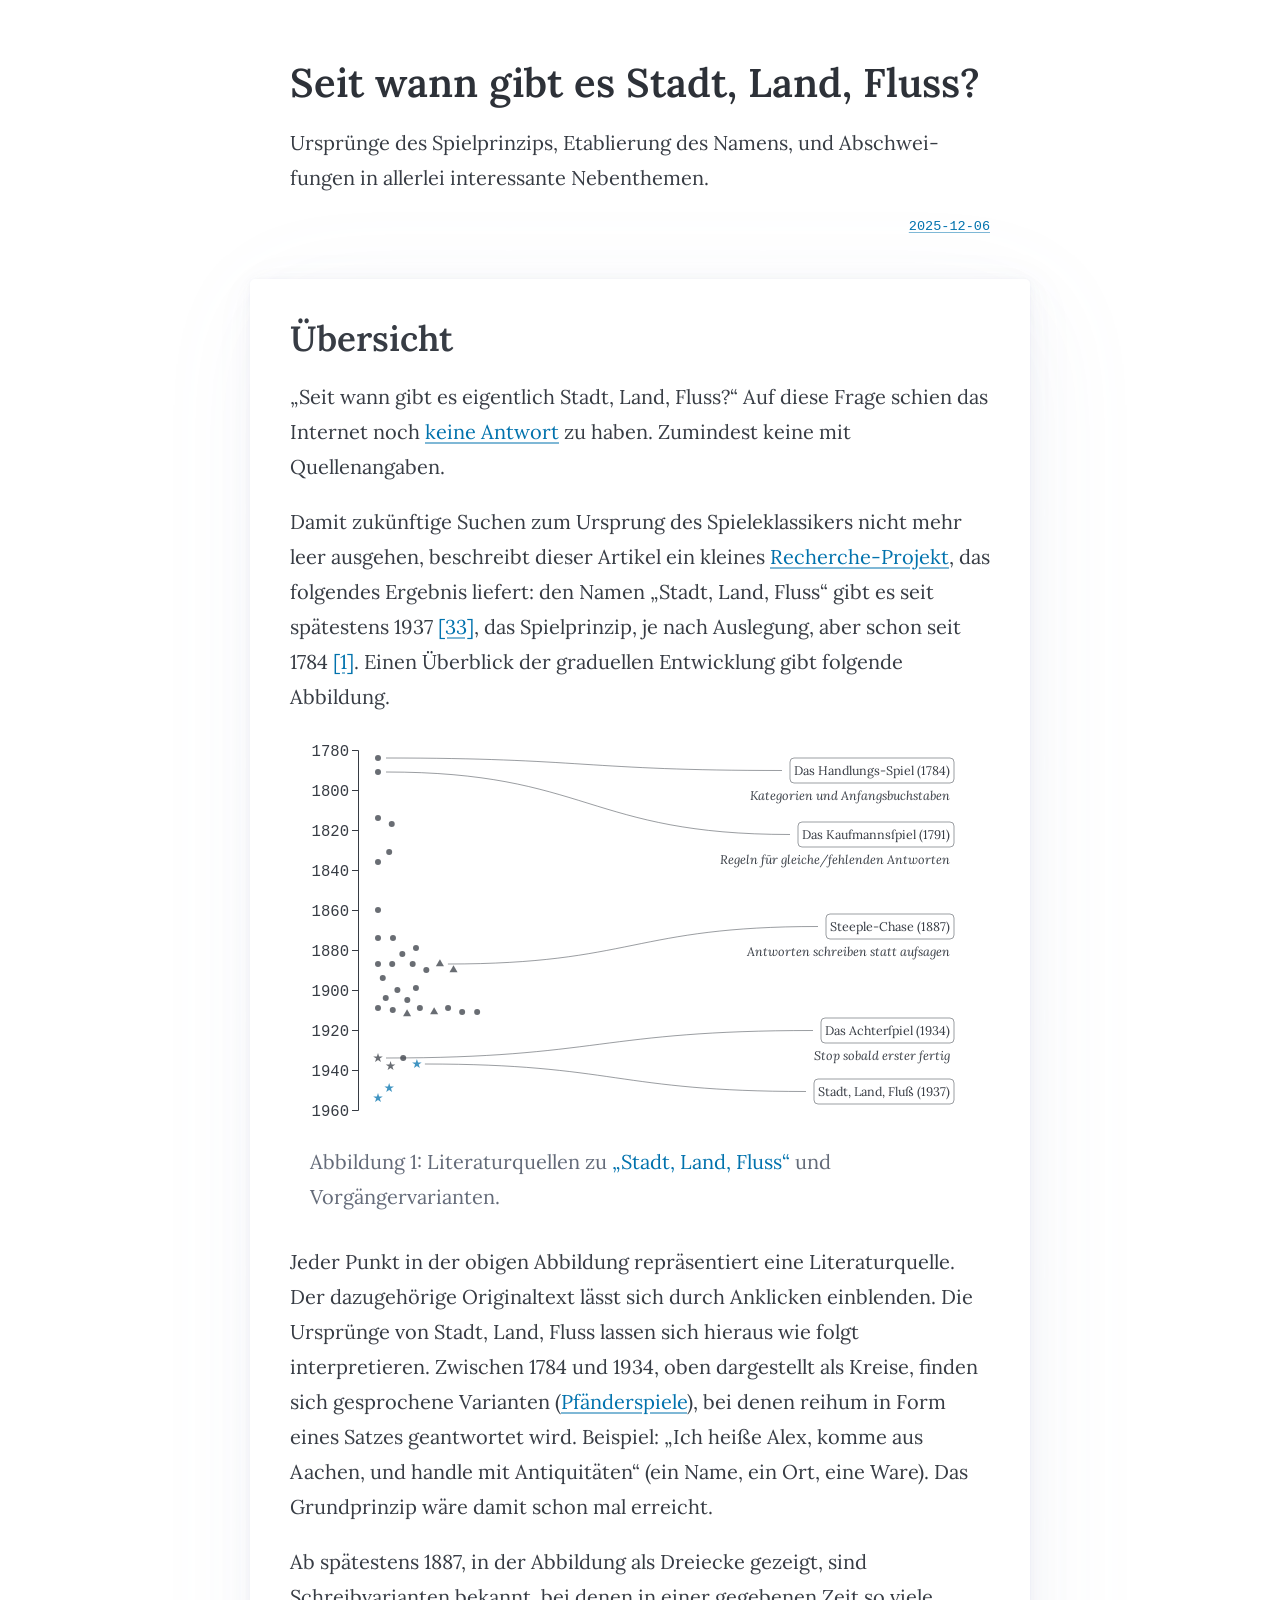
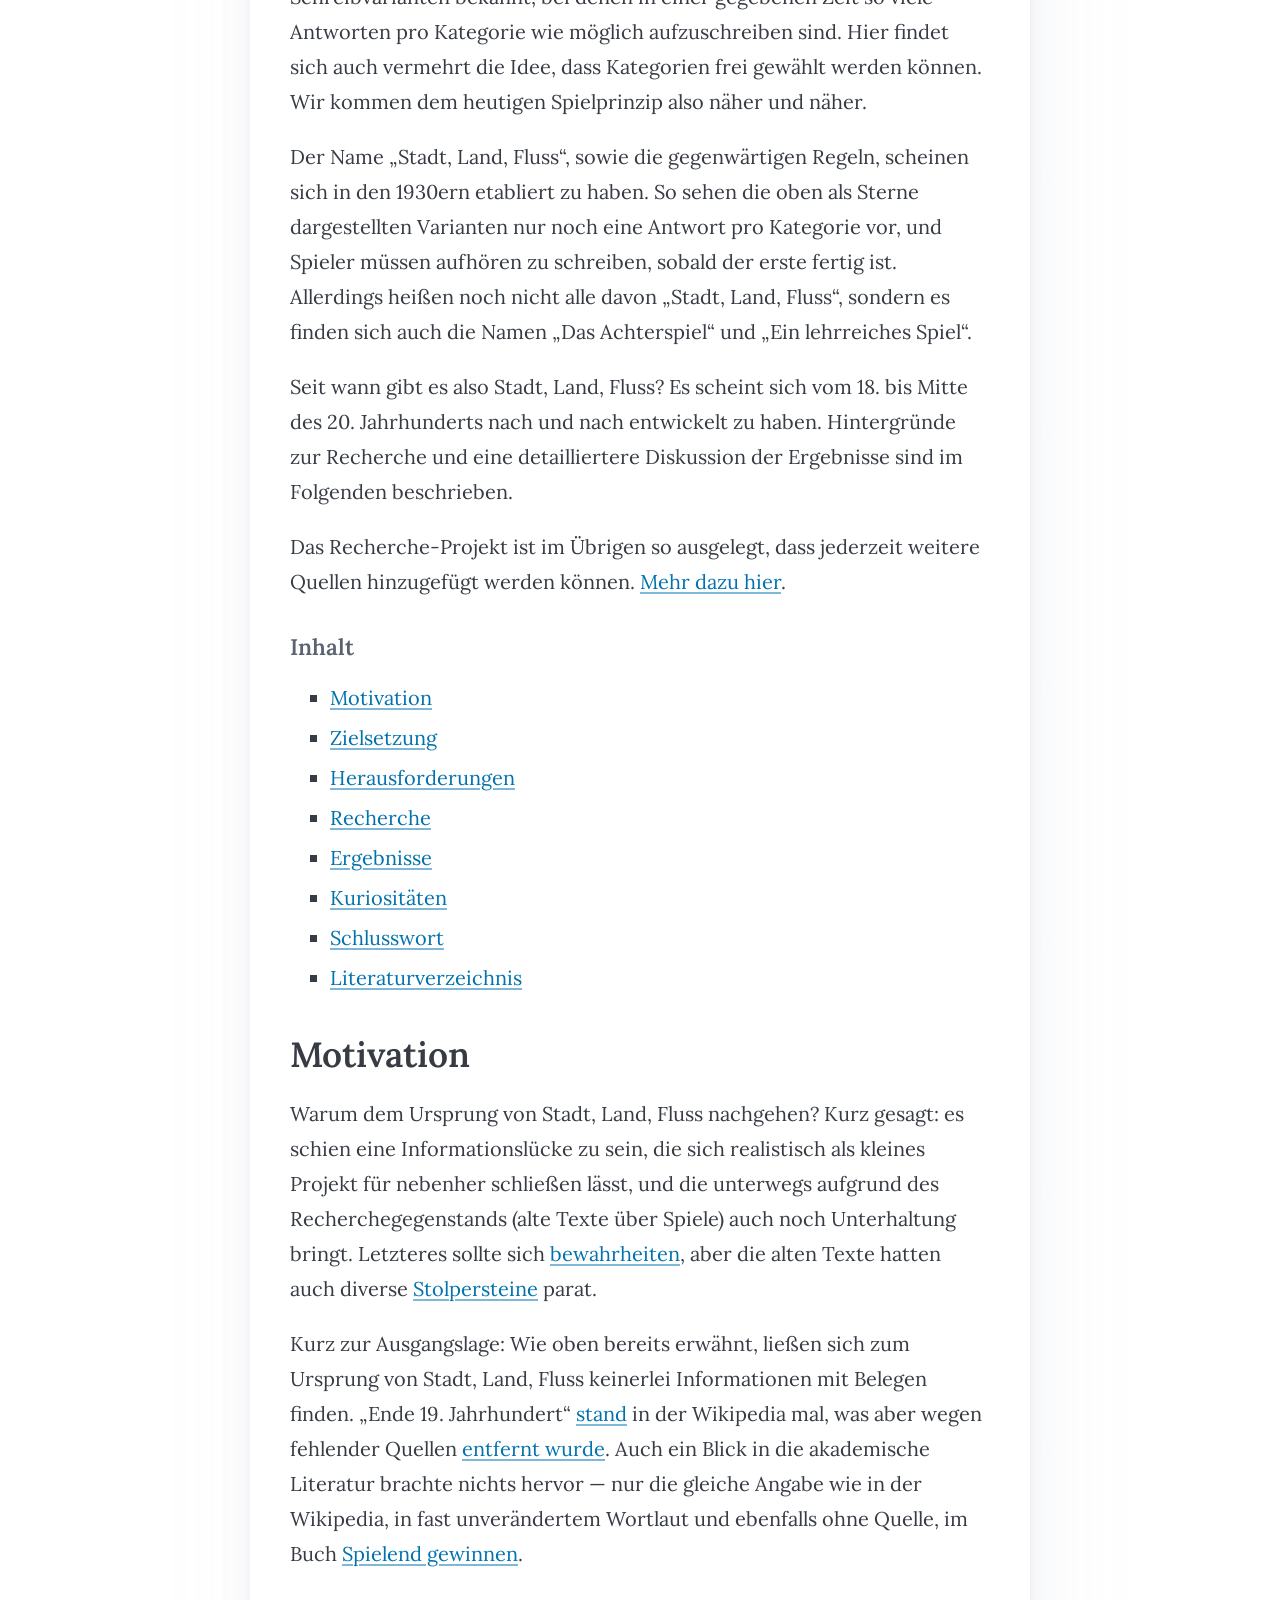
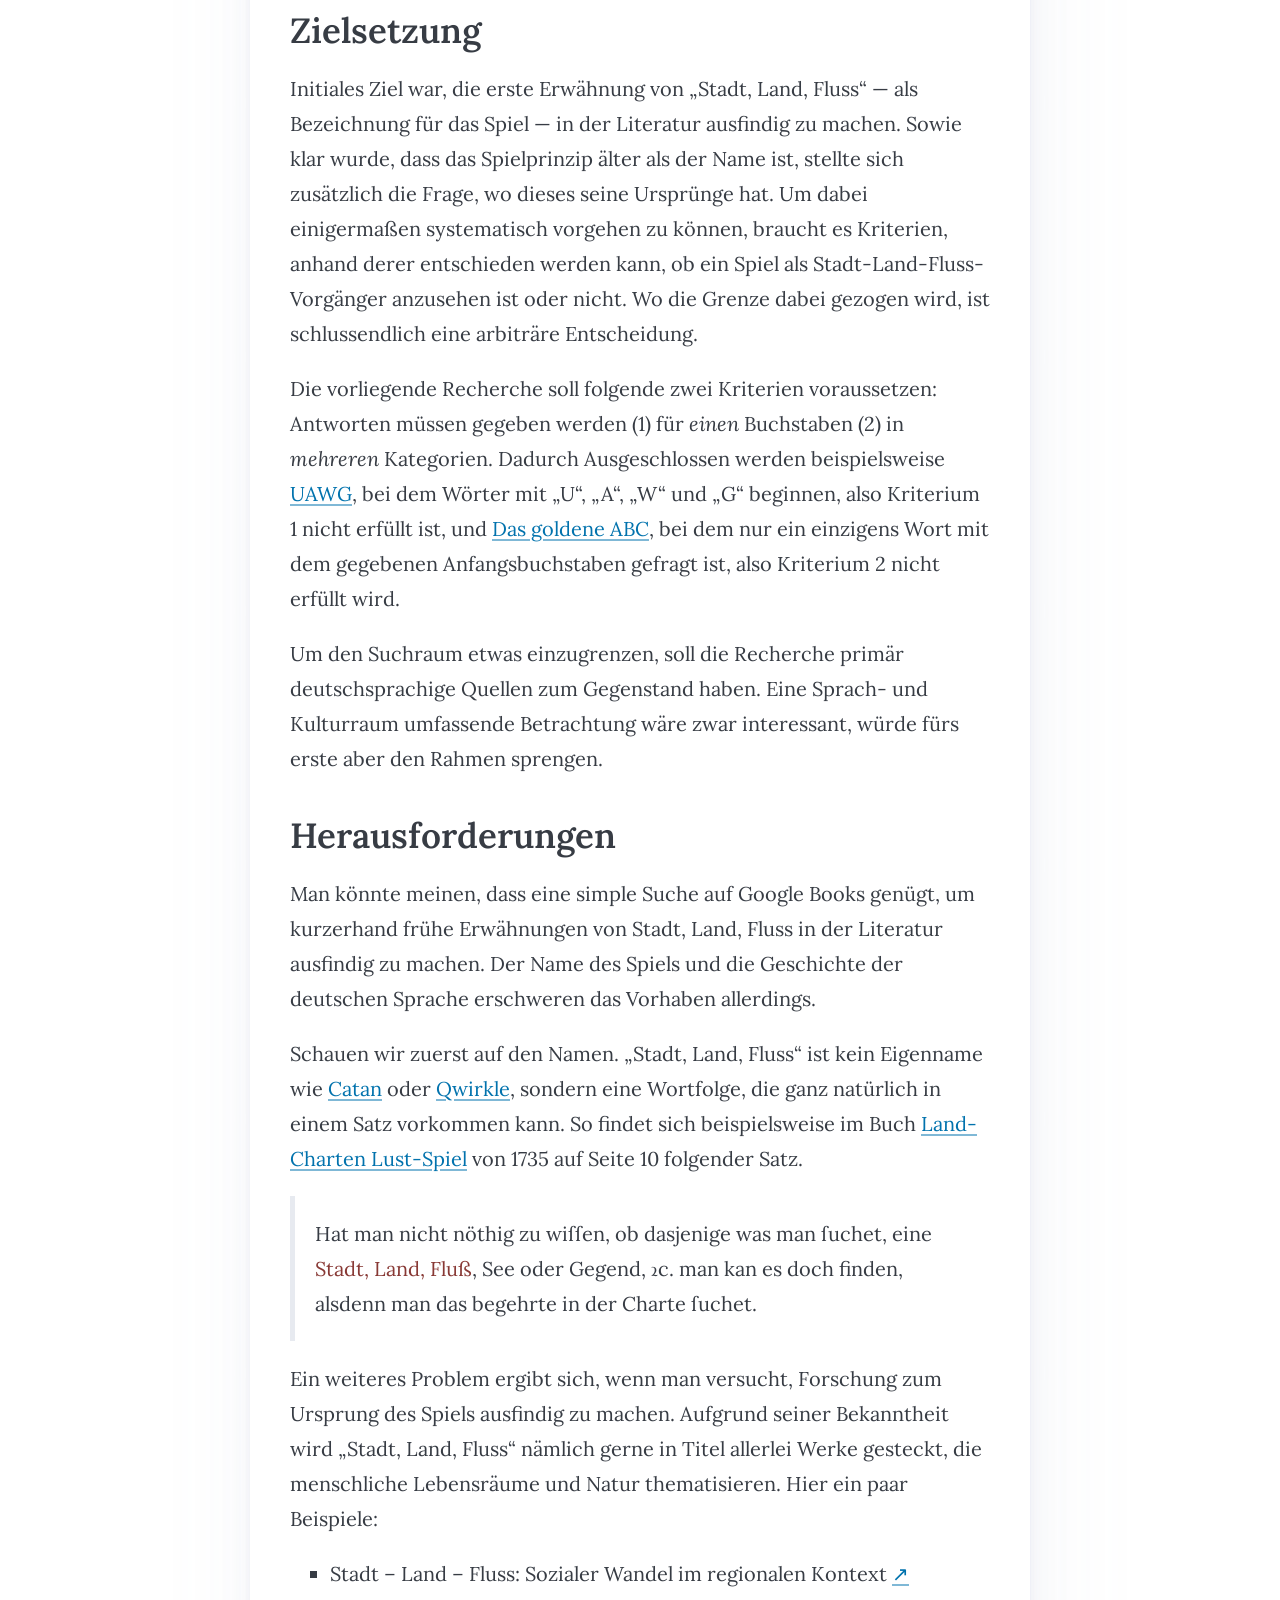
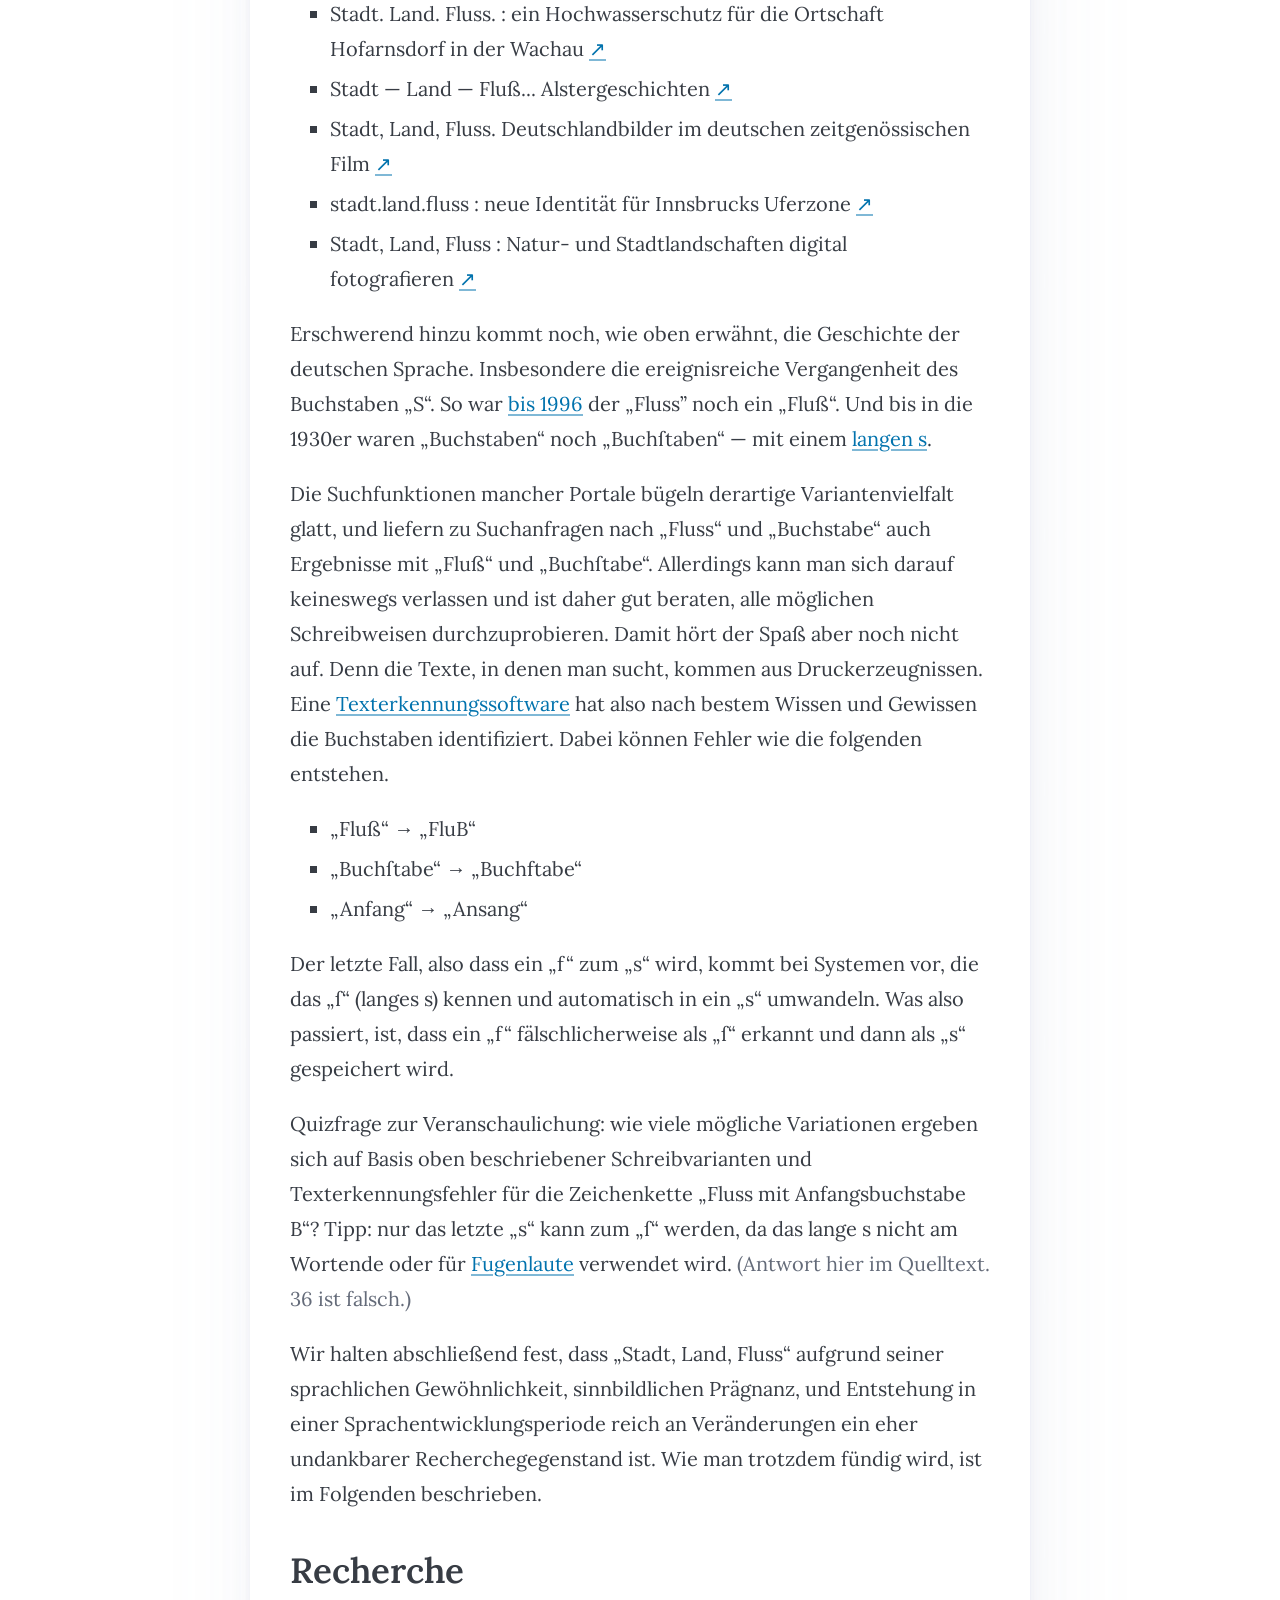
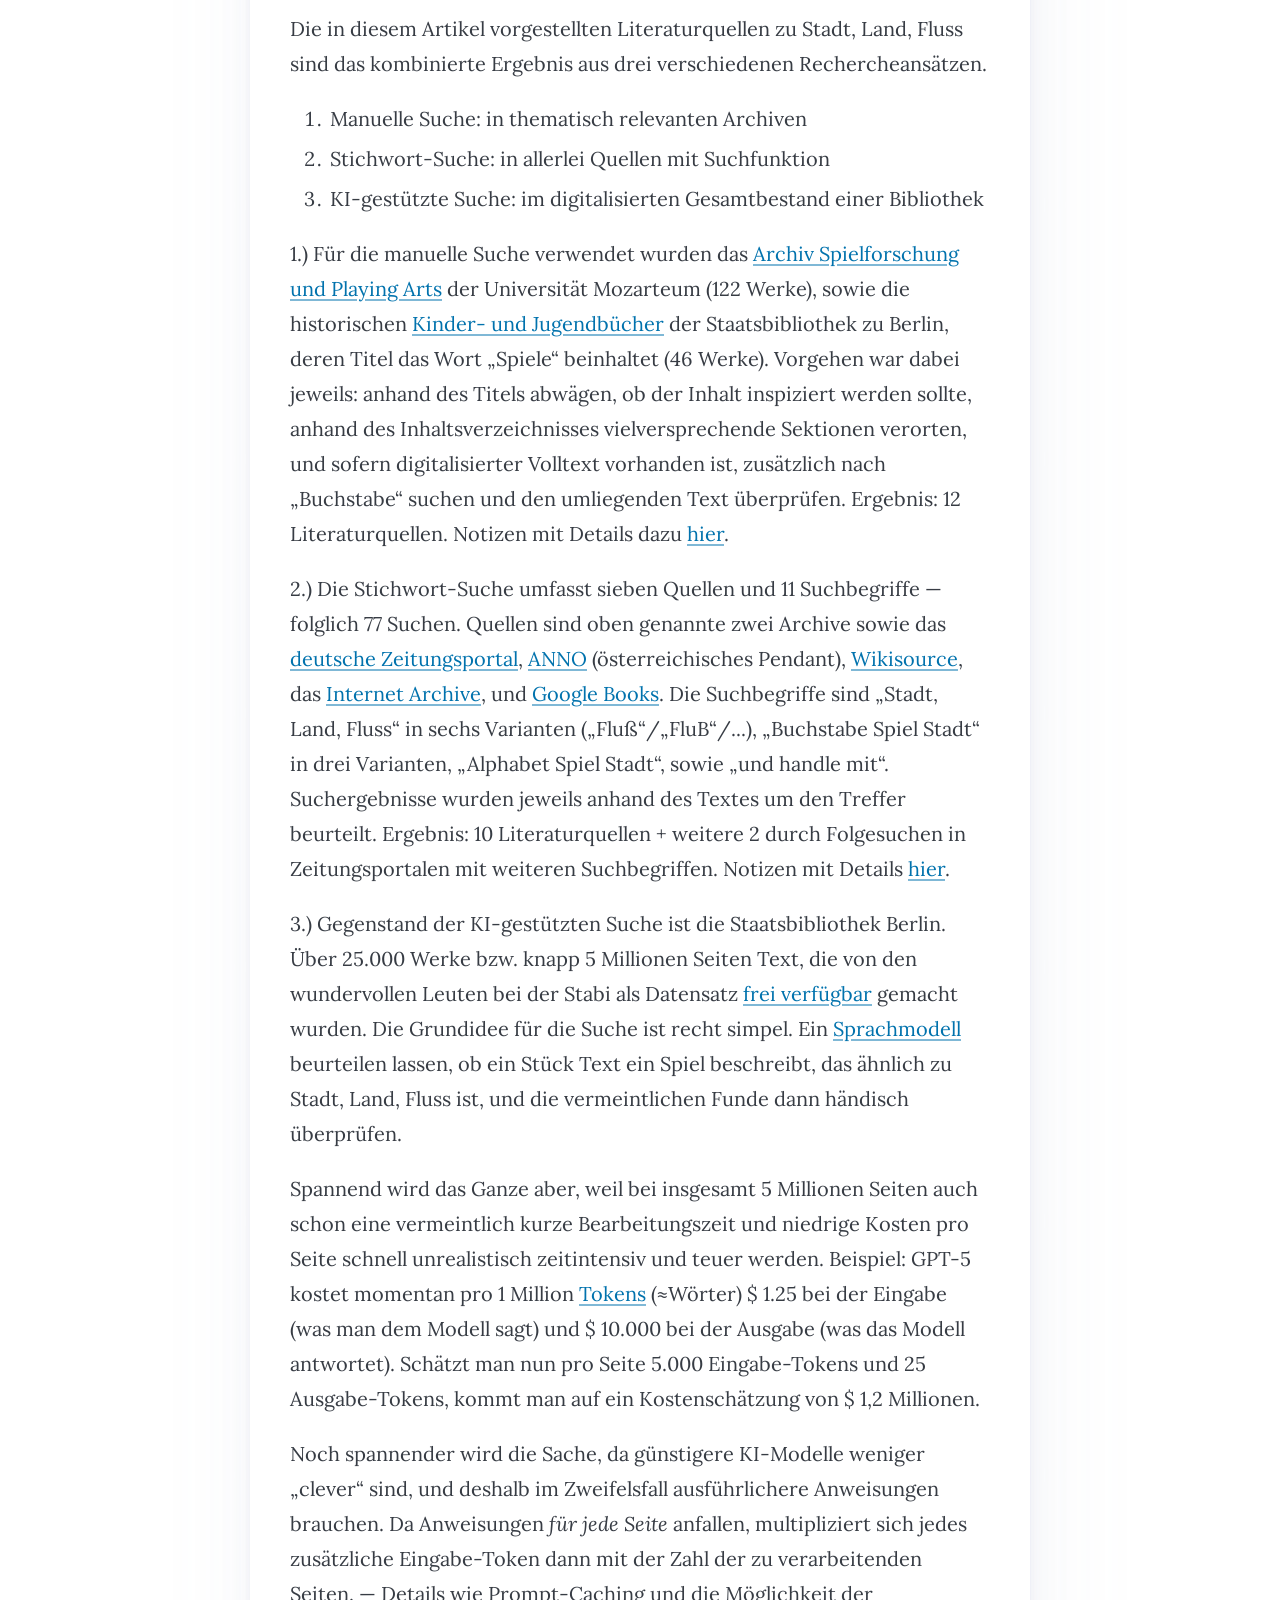
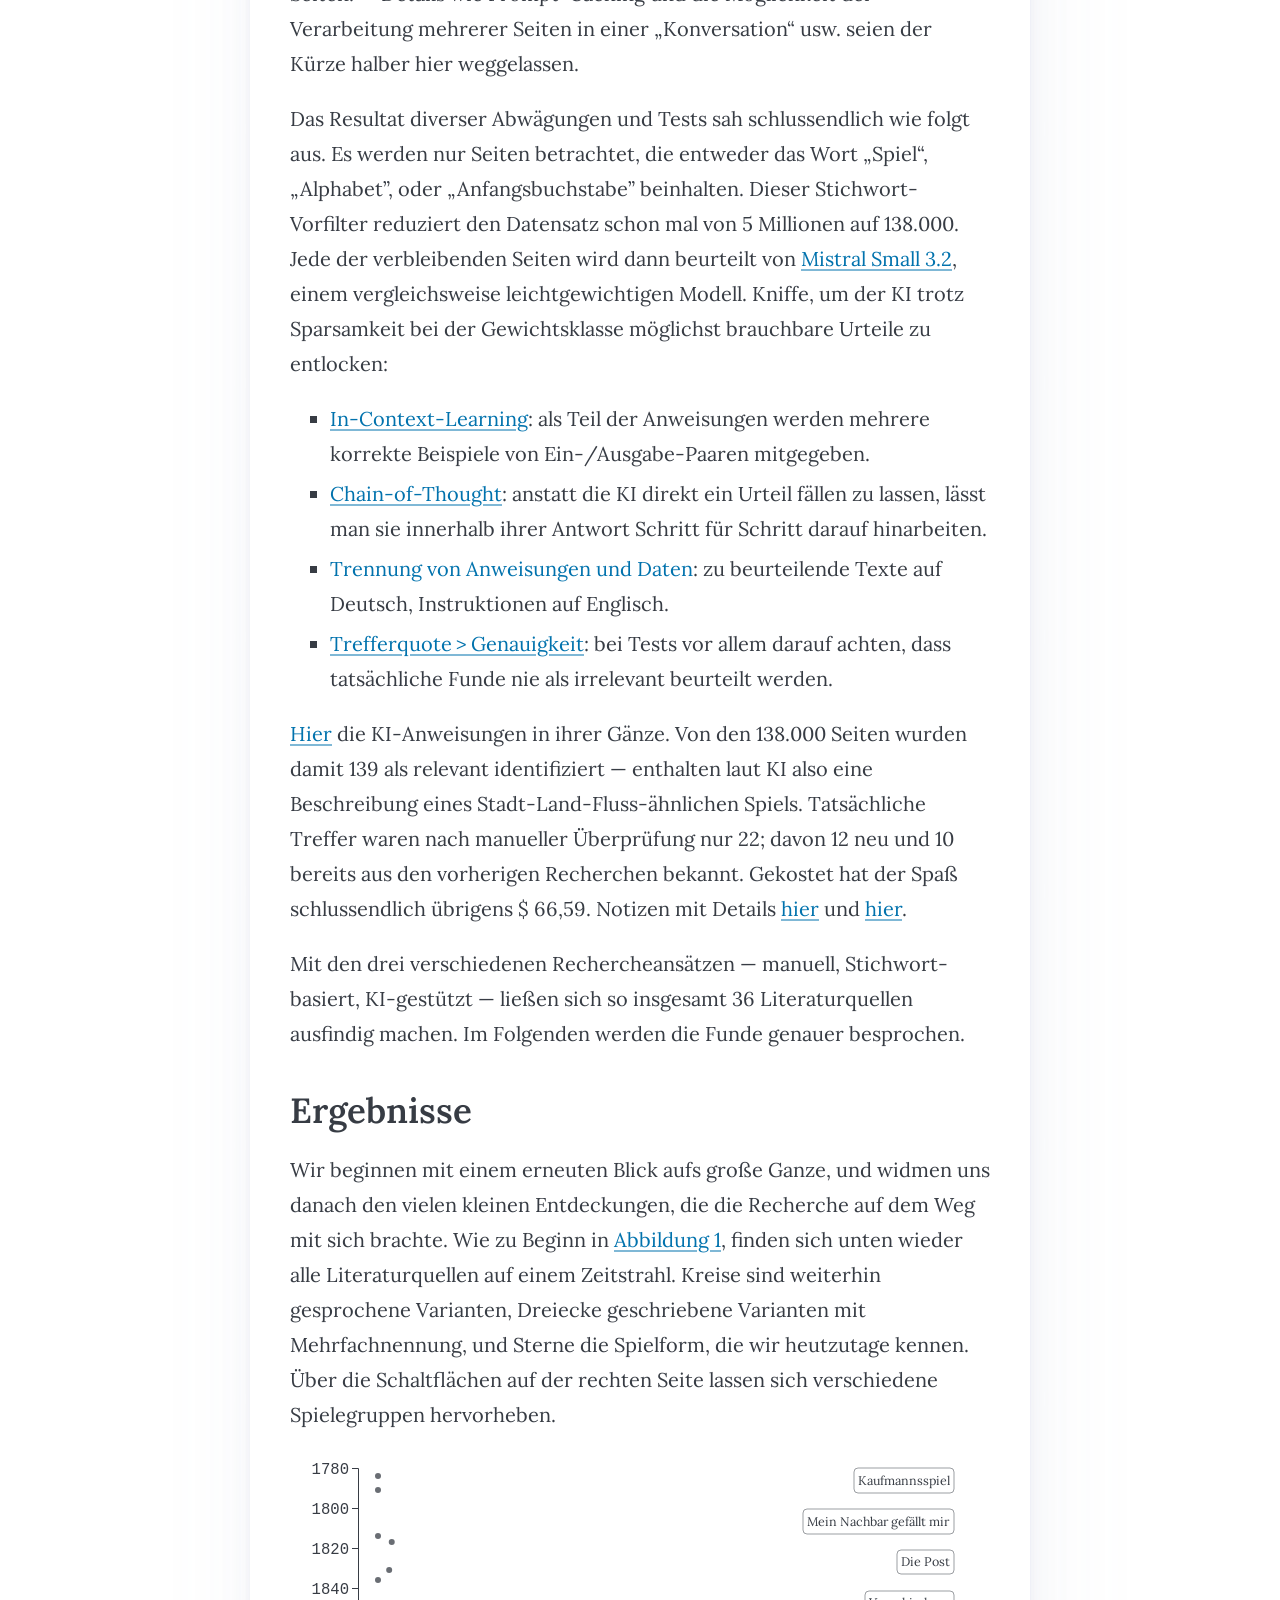
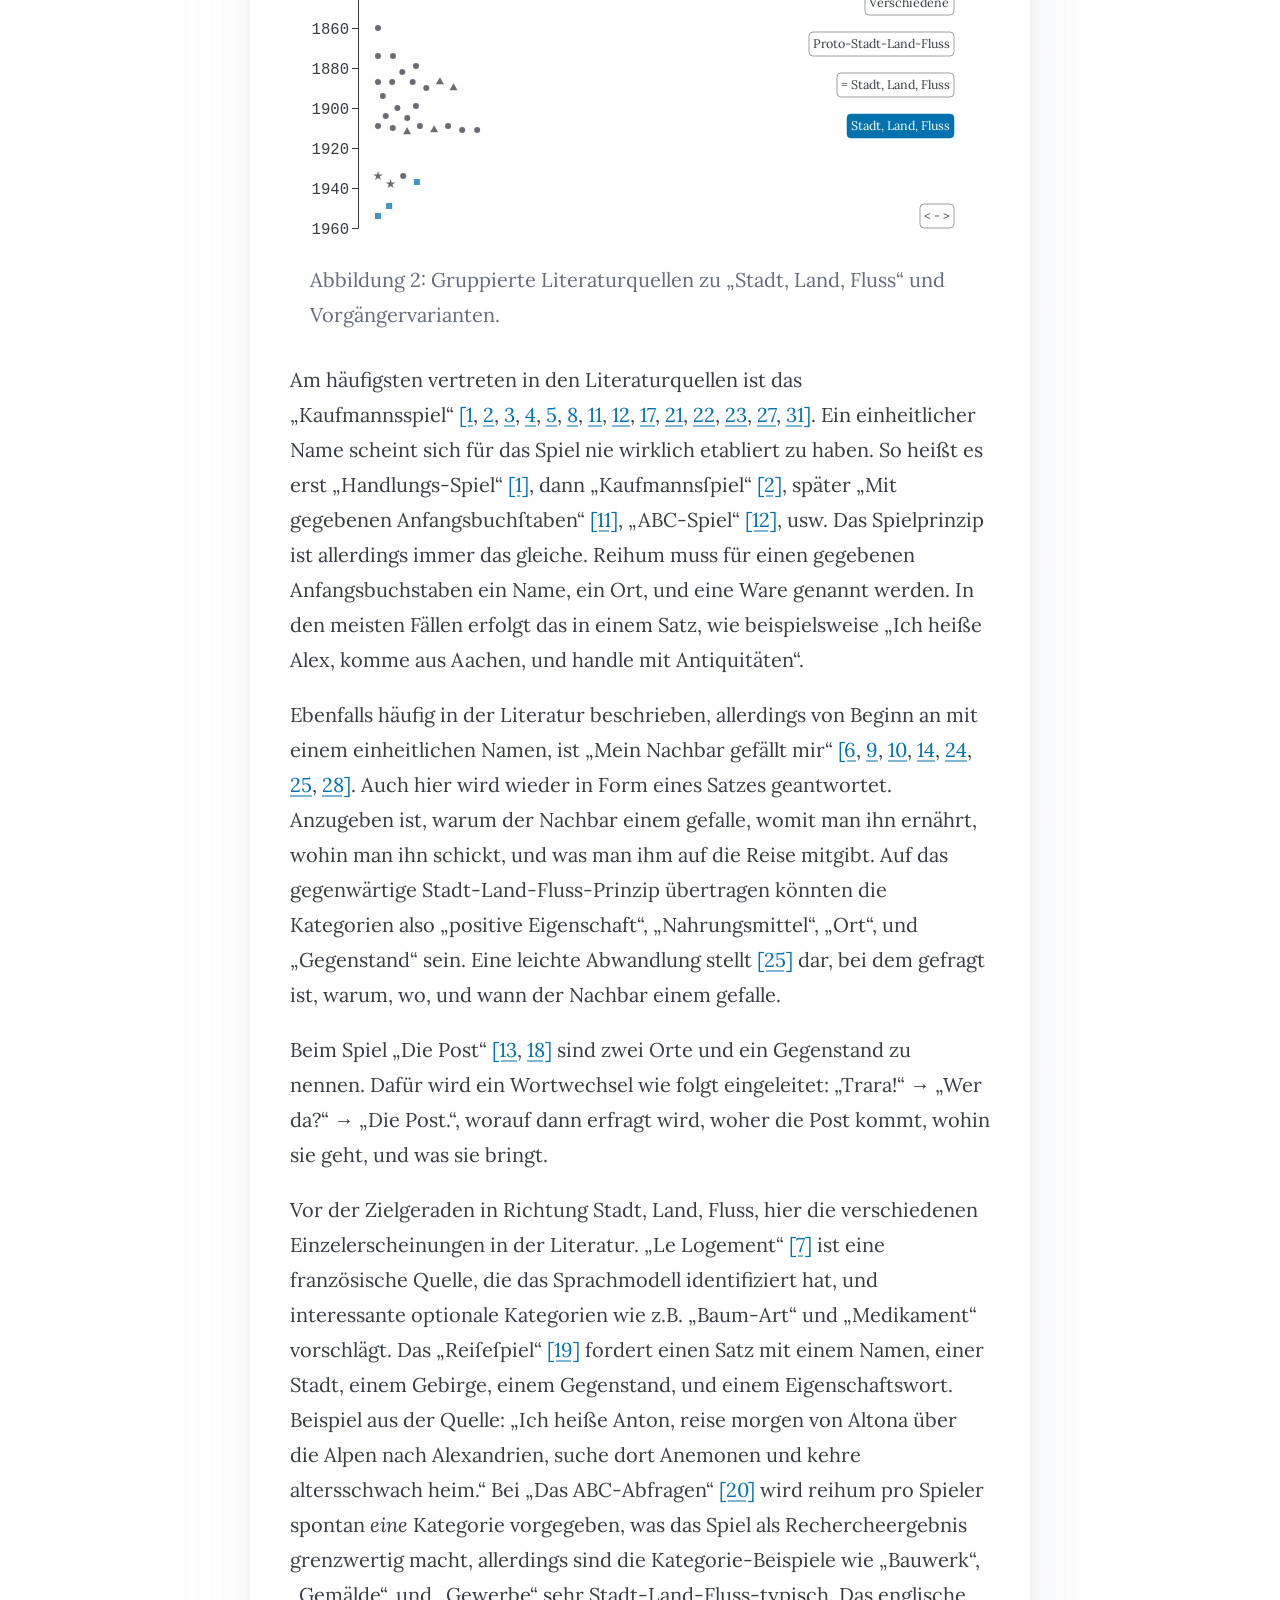
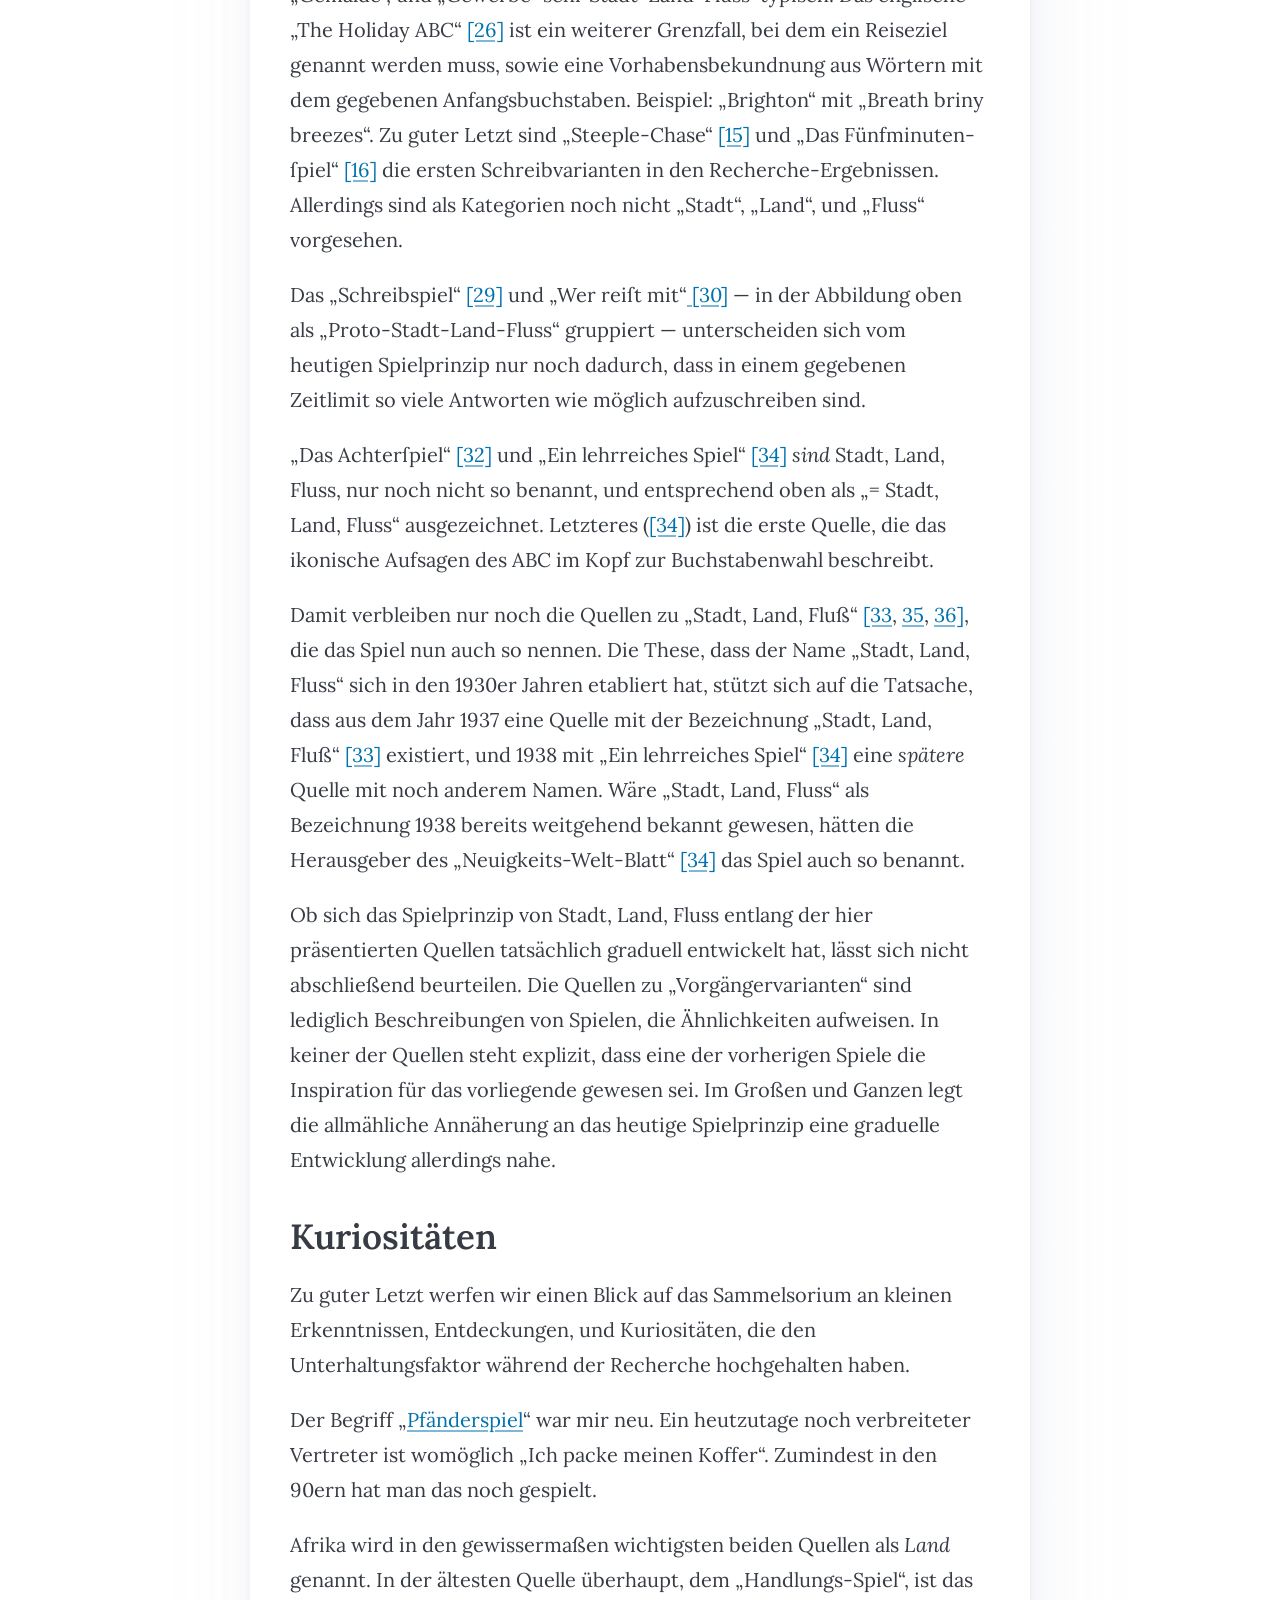
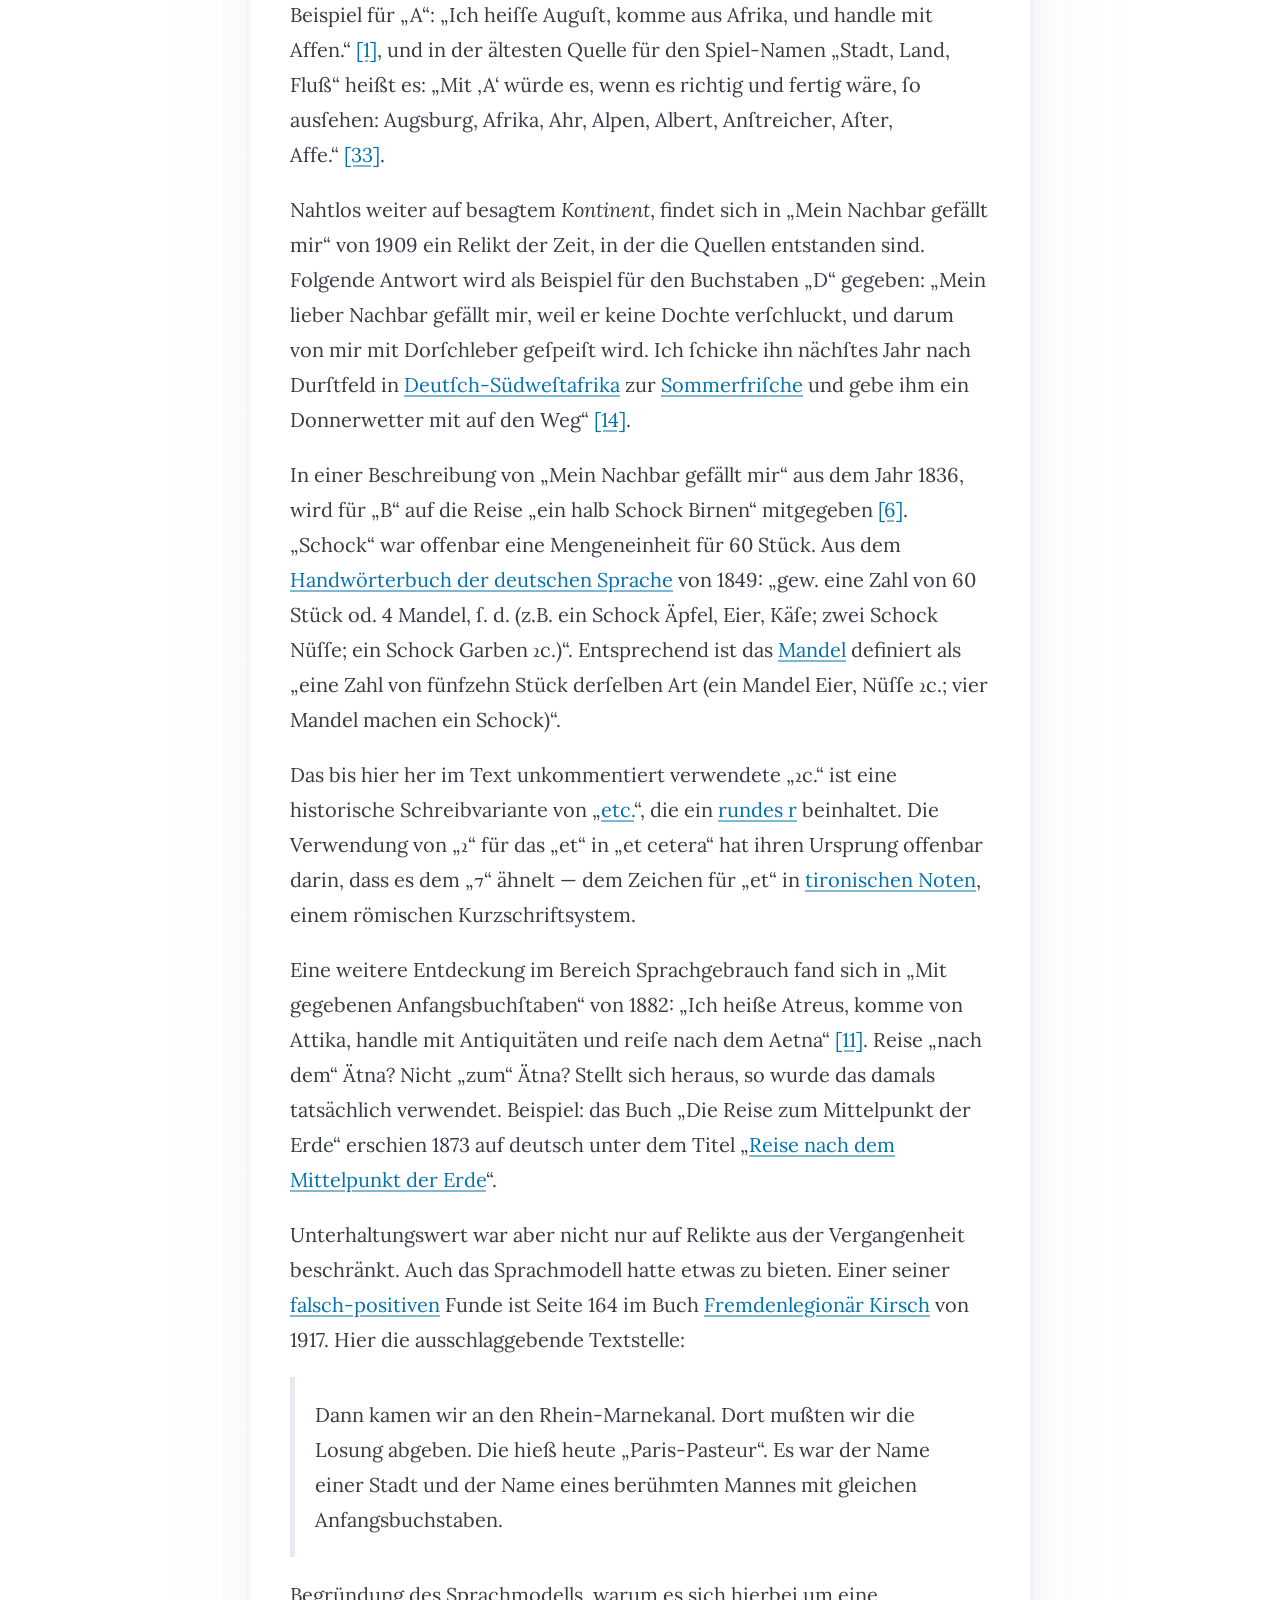
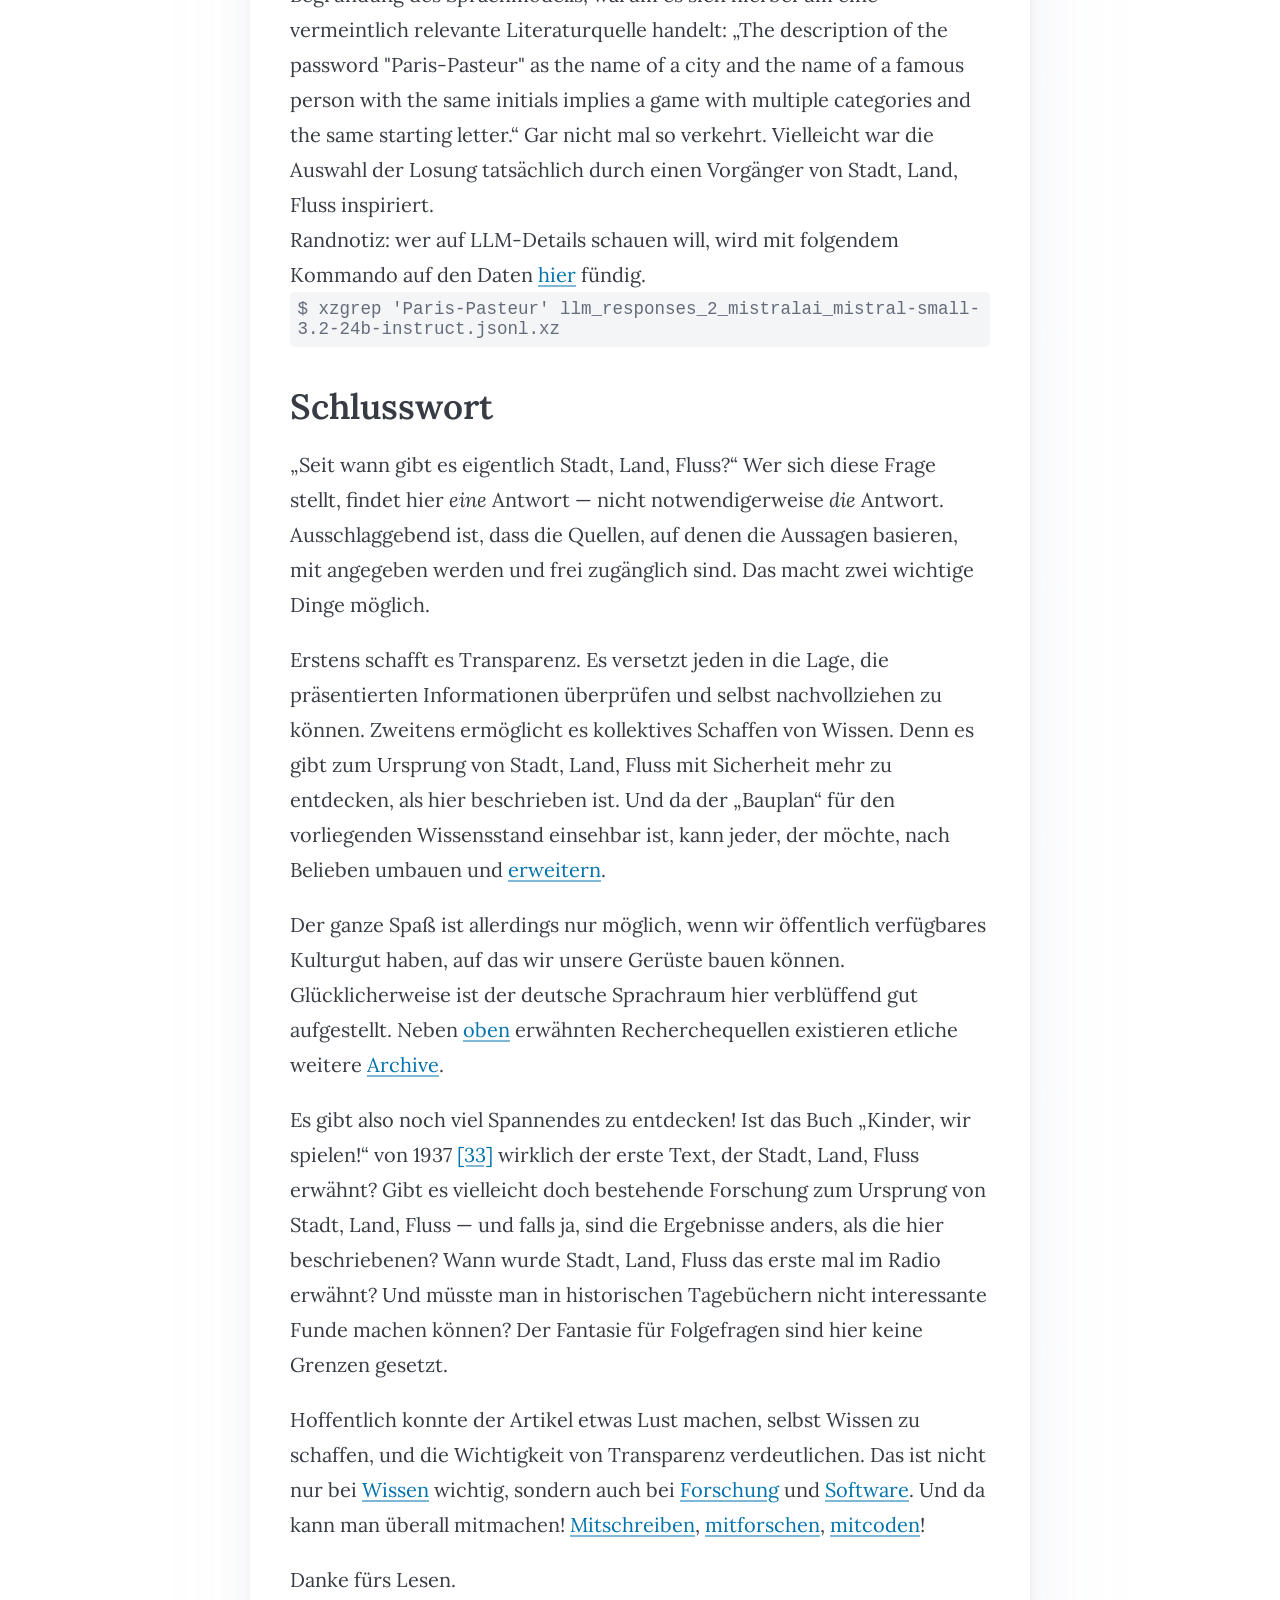
<file: docs/index.html>
<!DOCTYPE html>
<html lang="de">

<head>
    <meta charset="UTF-8">
    <meta name="viewport" content="width=device-width, initial-scale=1.0">
    <title>Seit wann gibt es Stadt, Land, Fluss?</title>

    <meta name="description" content="Recherche zu den Ursprüngen von Stadt, Land, Fluss">
    <meta name="keywords" content="Stadt Land Fluss, Pen and Paper, Gesellschaftsspiel, Spielgeschichte, Pfänderspiel">
    <meta name="author" content="Tarek Saier">
    <meta name="robots" content="index, follow">
    <meta property="og:title" content="Seit wann gibt es Stadt, Land, Fluss?">
    <meta property="og:description" content="Recherche zu den Ursprüngen von Stadt, Land, Fluss">
    <meta property="og:image" content="https://illdepence.github.io/slf-origins/img/thumbnail.png">
    <meta property="og:type" content="website">
    <meta property="og:url" content="https://illdepence.github.io/slf-origins/">

    <!-- Pico.css -->
    <link rel="stylesheet" href="css/pico.min.css">
    <link rel="stylesheet" href="css/pico.colors.min.css">

    <!-- Lora Font -->
    <link rel="stylesheet" href="css/fonts.css">

    <style>
        /* Override Pico.css font variable to use Lora */
        :root {
            --pico-font-family: 'Lora', serif;
            --pico-line-height: 1.75;
        }

        h1,
        h2,
        h3,
        h4,
        h5,
        h6 {
            --pico-font-weight: 600;
        }

        .nobreak {
            hyphens: none;
        }

        header,
        article,
        footer {
            max-width: 65ch;
            margin: 0 auto;
            padding: 2rem 2rem;
        }

        footer {
            text-align: center;
            line-height: 1.25;
        }

        header small,
        #author-info,
        #citation-info {
            /** date with repo link */
            font-family: monospace;
            display: block;
            text-align: right;
        }

        article,
        blockquote,
        footer {
            hyphens: auto;
        }

        section:not(:first-of-type) {
            /** space between sections */
            margin-top: 2rem;
        }

        li:target {
            animation: fadeHighlight 3s ease-out forwards;
        }

        @keyframes fadeHighlight {
            0% {
                background-color: var(--pico-primary-focus);
            }

            100% {
                background-color: transparent;
            }
        }

        figure {
            margin: 1rem;
        }

        .tick text {
            font-size: calc(var(--pico-font-size) * 1.25);
            font-family: monospace;
        }

        .overlay {
            position: fixed;
            top: 0;
            left: 0;
            width: 100%;
            height: 100%;
            background-color: color-mix(in srgb, var(--pico-background-color) 70%, transparent);
            display: none;
            align-items: center;
            justify-content: center;
            z-index: 1000;
            padding: 0.5rem;
        }

        .overlay.active {
            display: flex;
        }

        .overlay-card {
            max-width: 65ch;
            width: 100%;
            background-color: color-mix(in srgb, var(--pico-switch-background-color), var(--pico-background-color));
            border-radius: var(--pico-border-radius);
            padding: 2rem;
            position: relative;
            max-height: 85dvh;
            overflow-y: auto;
            overscroll-behavior: contain;
        }

        .overlay-controls {
            position: absolute;
            top: 1rem;
            right: 1rem;
            display: grid;
            grid-template-columns: min-content;
            gap: 0.5rem;
            justify-items: end;
        }

        .overlay-button {
            background: none;
            border: none;
            font-size: 1.5rem;
            cursor: pointer;
            color: var(--pico-primary);
            padding: 0.5rem;
            line-height: 1;
            width: 100%;
            text-align: center;
        }

        .overlay-button:hover:not(:disabled) {
            color: var(--pico-primary-hover);
        }

        .overlay-button:disabled {
            opacity: 0.3;
            cursor: not-allowed;
        }

        .overlay-card h3 {
            padding-right: 1.5rem;
        }

        .overlay-card .overlay-citation,
        .overlay-card .overlay-cats {
            padding-right: 1.5rem;
        }

        .category {
            background-color: var(--pico-form-element-active-background-color);
            border: solid 1px var(--pico-ins-color);
            border-radius: calc(var(--pico-border-radius) * 2);
            padding: 0 8px;
            display: inline-block;
        }

        .cat-mark {
            text-decoration: underline dotted var(--pico-ins-color);
            text-decoration-thickness: 2px;
        }

        /* Keyboard focus styles for SVG elements */
        .highlight-button:focus,
        .spread-button:focus,
        .data-point:focus {
            outline: 2px ridge var(--pico-primary);
            outline-offset: 2px;
            border-radius: 5px;
        }

        .highlight-button:focus:not(:focus-visible),
        .spread-button:focus:not(:focus-visible),
        .data-point:focus:not(:focus-visible) {
            outline: none;
        }
    </style>
</head>

<body>
    <main>
        <header>
            <h1>Seit wann gibt es Stadt, Land, Fluss?</h1>
            <p>Ursprünge des Spiel­prin­zips, Eta­blie­rung des Namens, und Ab­schwei­fungen in aller­lei
                in­te­res­sante Ne­ben­the­men.</p>
            <small><a href="https://github.com/IllDepence/slf-origins">2025-12-06</a></small>
        </header>

        <article>
            <section>
                <h2 id="uebersicht">Übersicht</h2>
                <p>
                    „Seit wann gibt es eigentlich Stadt, Land, Fluss?“ Auf diese Frage schien das Internet noch <a
                        href="#motivation">keine Antwort</a> zu haben. Zumindest keine mit Quellenangaben.
                </p>
                <p>
                    Damit zukünftige Suchen zum Ursprung des Spieleklassikers nicht mehr leer ausgehen,
                    beschreibt dieser Artikel ein kleines <a href="#toc">Recherche-Projekt</a>, das folgendes Ergebnis
                    liefert:
                    den Namen „Stadt, Land, Fluss“ gibt es seit spätestens 1937&nbsp;<a href="#lit33"
                        title="zur Quellenangabe">[33]</a>,
                    das Spielprinzip, je nach Auslegung, aber schon seit 1784&nbsp;<a href="#lit1"
                        title="zur Quellenangabe">[1]</a>.
                    Einen Überblick der graduellen Entwicklung gibt folgende Abbildung.
                </p>
                <figure id="fig1">
                    <figcaption>
                        Abbildung 1: Literaturquellen zu <span style="color: var(--pico-primary-background);">„Stadt,
                            Land, Fluss“</span> und Vorgängervarianten.
                    </figcaption>
                </figure>
                <p>
                    Jeder Punkt in der obigen Abbildung repräsentiert eine Literaturquelle.
                    Der dazugehörige Originaltext lässt sich durch Anklicken einblenden.
                    Die Ursprünge von Stadt, Land, Fluss lassen sich hieraus wie folgt interpretieren.
                    Zwischen 1784 und 1934, oben dargestellt als Kreise, finden sich gesprochene Varianten (<a
                        href="https://de.wikipedia.org/wiki/Pf%C3%A4nderspiel">Pfänderspiele</a>),
                    bei denen reihum in Form eines Satzes geantwortet wird. Beispiel: „Ich heiße Alex, komme aus Aachen,
                    und handle mit Antiquitäten“ (ein Name, ein Ort, eine Ware).
                    Das Grundprinzip wäre damit schon mal erreicht.
                </p>
                <p>
                    Ab spätestens 1887, in der Abbildung als Dreiecke gezeigt, sind Schreibvarianten bekannt, bei denen
                    in einer gegebenen Zeit so viele Antworten pro Kategorie wie möglich aufzuschreiben sind.
                    Hier findet sich auch vermehrt die Idee, dass Kategorien frei gewählt werden können.
                    Wir kommen dem heutigen Spielprinzip also näher und näher.
                </p>
                <p>
                    Der Name „Stadt, Land, Fluss“, sowie die gegenwärtigen Regeln, scheinen sich in den 1930ern
                    etabliert zu haben.
                    So sehen die oben als Sterne dargestellten Varianten nur noch eine Antwort pro Kategorie vor, und
                    Spieler müssen aufhören zu schreiben, sobald der erste fertig ist.
                    Allerdings heißen noch nicht alle davon „Stadt, Land, Fluss“, sondern es finden sich auch die Namen
                    „Das Achterspiel“ und „Ein lehrreiches Spiel“.
                </p>
                <p>
                    Seit wann gibt es also Stadt, Land, Fluss?
                    Es scheint sich vom 18. bis Mitte des 20. Jahrhunderts nach und nach entwickelt zu haben.
                    Hintergründe zur Recherche und eine detailliertere Diskussion der Ergebnisse sind im Folgenden
                    beschrieben.
                </p>
                <p>
                    Das Recherche-Projekt ist im Übrigen so ausgelegt, dass jederzeit weitere Quellen hinzugefügt werden
                    können.
                    <a href="https://github.com/IllDepence/slf-origins">Mehr dazu hier</a>.
                </p>
                <h5 id="toc">Inhalt</h5>
                <ul>
                    <li><a href="#motivation">Motivation</a></li>
                    <li><a href="#zielsetzung">Zielsetzung</a></li>
                    <li><a href="#herausforderungen">Herausforderungen</a></li>
                    <li><a href="#recherche">Recherche</a></li>
                    <li><a href="#ergebnisse">Ergebnisse</a></li>
                    <li><a href="#kuriositaeten">Kuriositäten</a></li>
                    <li><a href="#schlusswort">Schlusswort</a></li>
                    <li><a href="#literaturverzeichnis">Literaturverzeichnis</a></li>
                </ul>
            </section>
            <section>
                <h2 id="motivation">Motivation</h2>
                <p>
                    Warum dem Ursprung von Stadt, Land, Fluss nachgehen?
                    Kurz gesagt: es schien eine Informationslücke zu sein,
                    die sich realistisch als kleines Projekt für nebenher schließen lässt,
                    und die unterwegs aufgrund des Recherchegegenstands (alte Texte über Spiele) auch noch Unterhaltung
                    bringt.
                    Letzteres sollte sich <a href="#kuriositaeten">bewahrheiten</a>, aber die alten Texte hatten auch
                    diverse <a href="#herausforderungen">Stolpersteine</a> parat.
                </p>
                <p>
                    Kurz zur Ausgangslage:
                    Wie oben bereits erwähnt, ließen sich zum Ursprung von Stadt, Land, Fluss keinerlei Informationen
                    mit Belegen finden. „Ende 19. Jahrhundert“
                    <a href="https://de.wikipedia.org/w/index.php?title=Stadt,_Land,_Fluss&oldid=206263879#Geschichte">
                        stand</a>
                    in der <span class="nobreak">Wikipedia</span> mal, was aber wegen fehlender Quellen
                    <a
                        href="https://de.wikipedia.org/w/index.php?title=Stadt%2C_Land%2C_Fluss&diff=206263965&oldid=206263879">
                        entfernt wurde</a>.
                    Auch ein Blick in die akademische Literatur brachte nichts hervor — nur die gleiche Angabe wie in
                    der Wikipedia, in fast unverändertem Wortlaut und ebenfalls ohne Quelle, im Buch <a
                        href="https://doi.org/10.1007/978-3-658-04441-1_16">Spielend gewinnen</a>.
                    <!-- TODO: check Nov. 2025 Edition: https://link.springer.com/chapter/10.1007/978-3-658-49429-2_16 -->
                </p>
            </section>
            <section>
                <h2 id="zielsetzung">Zielsetzung</h2>
                <p>
                    Initiales Ziel war, die erste Erwähnung von „Stadt, Land, Fluss“ — als Bezeichnung für das Spiel —
                    in der Literatur ausfindig zu machen. Sowie klar wurde, dass das Spielprinzip älter als der
                    Name ist, stellte sich zusätzlich die Frage, wo dieses seine Ursprünge hat.
                    Um dabei einigermaßen systematisch vorgehen zu können, braucht es Kriterien,
                    anhand derer entschieden werden kann, ob ein Spiel als Stadt-Land-Fluss-Vorgänger anzusehen ist oder
                    nicht.
                    Wo die Grenze dabei gezogen wird, ist schlussendlich eine arbiträre Entscheidung.
                </p>
                <p>
                    Die vorliegende Recherche soll folgende zwei Kriterien voraussetzen:
                    Antworten müssen gegeben werden
                    (1) für <em>einen</em> Buchstaben
                    (2) in <em>mehreren</em> Kategorien.
                    Dadurch Ausgeschlossen werden beispielsweise
                    <a
                        href="https://digital.staatsbibliothek-berlin.de/werkansicht?PPN=PPN745180493&PHYSID=PHYS_0038">UAWG</a>,
                    bei dem Wörter mit „U“, „A“, „W“ und „G“ beginnen, also Kriterium 1 nicht erfüllt ist, und
                    <a href="https://digital.staatsbibliothek-berlin.de/werkansicht?PPN=PPN745171761&PHYSID=PHYS_0067">Das
                        goldene ABC</a>, bei dem nur ein einzigens Wort mit dem gegebenen Anfangsbuchstaben gefragt ist,
                    also Kriterium 2 nicht erfüllt wird.
                </p>
                <p>
                    Um den Suchraum etwas einzugrenzen, soll die Recherche primär deutschsprachige Quellen zum
                    Gegenstand haben. Eine Sprach- und Kulturraum umfassende Betrachtung wäre zwar interessant, würde
                    fürs erste aber den Rahmen sprengen.
                </p>
            </section>
            <section>
                <h2 id="herausforderungen">Herausforderungen</h2>
                <p>
                    Man könnte meinen, dass eine simple Suche auf Google Books genügt, um kurzerhand frühe Erwähnungen
                    von Stadt, Land, Fluss in der Literatur ausfindig zu machen.
                    Der Name des Spiels und die Geschichte der deutschen Sprache erschweren das Vorhaben allerdings.
                </p>
                <p>
                    Schauen wir zuerst auf den Namen. „Stadt, Land, Fluss“ ist kein Eigenname wie <a
                        href="https://de.wikipedia.org/wiki/Die_Siedler_von_Catan">Catan</a> oder <a
                        href="https://de.wikipedia.org/wiki/Qwirkle">Qwirkle</a>, sondern eine Wortfolge, die ganz
                    natürlich in einem Satz vorkommen kann.
                    So findet sich beispielsweise im Buch
                    <a href="https://www.google.de/books/edition/Land_Charten_Lust_Spiel/A2VXAAAAcAAJ">Land-Charten
                        Lust-Spiel</a> von 1735 auf Seite 10 folgender Satz.
                </p>
                <blockquote>
                    Hat man nicht nöthig zu wiſſen, ob dasjenige was man ſuchet, eine <span
                        style="color: var(--pico-del-color);">Stadt, Land, Fluß</span>, See oder Gegend, ꝛc. man kan
                    es doch finden, alsdenn man das begehrte in der Charte ſuchet.
                </blockquote>
                <p>
                    Ein weiteres Problem ergibt sich, wenn man versucht, Forschung zum Ursprung des Spiels ausfindig zu
                    machen.
                    Aufgrund seiner Bekanntheit wird „Stadt, Land, Fluss“ nämlich gerne in Titel allerlei Werke
                    gesteckt,
                    die menschliche Lebensräume und Natur thematisieren. Hier ein paar Beispiele:
                </p>
                <ul>
                    <li>Stadt – Land – Fluss: Sozialer Wandel im regionalen Kontext&nbsp;<a
                            href="https://doi.org/10.1007/978-3-658-16001-2">↗&#xFE0E;</a></li>
                    <li>Stadt. Land. Fluss. : ein Hochwasserschutz für die Ortschaft Hofarnsdorf in der Wachau&nbsp;<a
                            href="https://doi.org/10.34726/hss.2015.27533">↗&#xFE0E;</a></li>
                    <li>Stadt — Land — Fluß... Alstergeschichten&nbsp;<a
                            href="https://doi.org/10.1007/978-3-663-10270-0_7">↗&#xFE0E;</a></li>
                    <li>Stadt, Land, Fluss. Deutschlandbilder im deutschen zeitgenössischen Film&nbsp;<a
                            href="https://hdl.handle.net/11392/1378146">↗&#xFE0E;</a></li>
                    <li>stadt.land.fluss : neue Identität für Innsbrucks Uferzone&nbsp;<a
                            href="https://doi.org/10.34726/hss.2014.24531">↗&#xFE0E;</a></li>
                    <li>Stadt, Land, Fluss : Natur- und Stadtlandschaften digital fotografieren&nbsp;<a
                            href="http://www.deutsche-digitale-bibliothek.de/item/XDGWMBD6NNZMZ3GNRGTJKTRFHMW5VUZI">↗&#xFE0E;</a>
                    </li>
                </ul>
                <p>
                    Erschwerend hinzu kommt noch, wie oben erwähnt, die Geschichte der deutschen Sprache.
                    Insbesondere die ereignisreiche Vergangenheit des Buchstaben „S“.
                    So war <a
                        href="https://de.wikipedia.org/wiki/Reform_der_deutschen_Rechtschreibung_von_1996/Neuerungen#Schreibung_von_ss_und_%C3%9F">bis
                        1996</a> der „Fluss” noch ein „Fluß“.
                    Und bis in die 1930er waren „Buchstaben“ noch „Buchſtaben“ — mit einem
                    <a href="https://de.wikipedia.org/wiki/Langes_s">langen s</a>.
                </p>
                <p>
                    Die Suchfunktionen mancher Portale bügeln derartige Variantenvielfalt glatt, und liefern zu
                    Suchanfragen nach „Fluss“ und „Buchstabe“ auch Ergebnisse mit „Fluß“ und „Buchſtabe“. Allerdings
                    kann man sich darauf keineswegs verlassen und ist daher gut beraten, alle möglichen Schreibweisen
                    durchzuprobieren. Damit hört der Spaß aber noch nicht auf. Denn die Texte, in denen man sucht,
                    kommen aus Druckerzeugnissen. Eine <a
                        href="https://de.wikipedia.org/wiki/Texterkennung">Texterkennungssoftware</a>
                    hat also nach bestem Wissen und Gewissen die Buchstaben identifiziert. Dabei können Fehler wie die
                    folgenden entstehen.
                </p>
                <ul>
                    <li>„Fluß“ → „FluB“</li>
                    <li>„Buchſtabe“ → „Buchftabe“</li>
                    <li>„Anfang“ → „Ansang“</li>
                </ul>
                <p>
                    Der letzte Fall, also dass ein „f“ zum „s“ wird, kommt bei Systemen vor, die das „ſ“ (langes s)
                    kennen und automatisch in ein „s“ umwandeln. Was also passiert, ist, dass ein „f“ fälschlicherweise
                    als „ſ“ erkannt und dann als „s“ gespeichert wird.
                </p>
                <p>
                    Quizfrage zur Veranschaulichung: wie viele mögliche Variationen ergeben sich auf Basis oben
                    beschriebener Schreibvarianten und Texterkennungsfehler für die Zeichenkette „Fluss mit
                    Anfangsbuchstabe B“? Tipp: nur das letzte „s“ kann zum „ſ“ werden, da das lange s nicht am Wortende
                    oder für <a href="https://de.wikipedia.org/wiki/Fugenlaut">Fugenlaute</a> verwendet wird.
                    <span style="color: var(--pico-code-color)">(Antwort hier im Quelltext. 36 ist falsch.)</span>
                </p>
                <!--
                === simpel ===
                Anzahl der verschiedenen Variationen miteinander multiplizieren
                Fluss / Fluß / FluB = 3
                Anfang / Ansang = 2
                buchstabe / buchſtabe / buchftabe = 3
                B / ß = 2
                -> 3 × 2 × 3 × 2 = 36

                === genau ===
                vor Rechtschreibreform (Fluss schreibt sich „Fluß“; „ſ“ kann vorkommen):
                Fluß / FluB = 2
                Anfang / Ansang = 2
                buchstabe / buchſtabe / buchftabe = 3
                B / ß = 2
                -> 2 × 2 × 3 × 2 = 24
                nach Rechtschreibreform (Fluss schreibt sich „Fluss“; „ſ“ kann nicht vorkommen):
                Fluss = 1
                Anfang = 1
                buchstabe = 1
                B / ß = 2
                -> 1 × 1 × 1 × 2 = 2
                => 24 + 2 = 26
                -->
                <p>
                    Wir halten abschließend fest, dass „Stadt, Land, Fluss“ aufgrund seiner sprachlichen Gewöhnlichkeit,
                    sinnbildlichen Prägnanz, und Entstehung in einer Sprachentwicklungsperiode reich an Veränderungen
                    ein eher undankbarer Recherchegegenstand ist. Wie man trotzdem fündig wird, ist im Folgenden
                    beschrieben.
                </p>
            </section>
            <section>
                <h2 id="recherche">Recherche</h2>
                <p>
                    Die in diesem Artikel vorgestellten Literaturquellen zu Stadt, Land, Fluss sind das kombinierte
                    Ergebnis aus drei verschiedenen Rechercheansätzen.
                </p>
                <ol>
                    <li>Manuelle Suche: in thematisch relevanten Archiven</li>
                    <li>Stichwort-Suche: in allerlei Quellen mit Suchfunktion</li>
                    <li>KI-gestützte Suche: im digitalisierten Gesamtbestand einer Bibliothek</li>
                </ol>
                <p>
                    1.) Für die manuelle Suche verwendet wurden das <a
                        href="https://repository.moz.ac.at/obvumsifs/nav/index/all?s=date&o=asc">Archiv Spielforschung
                        und Playing Arts</a> der Universität Mozarteum (122 Werke), sowie die historischen <a
                        href="https://digital.staatsbibliothek-berlin.de/suche?queryString=categories%3A%22Kinder-%20und%20Jugendb%C3%BCcher%22&sort_on=year&sort_direction=asc">Kinder-
                        und Jugendbücher</a> der Staatsbibliothek zu Berlin, deren Titel das Wort „Spiele“ beinhaltet
                    (46 Werke). Vorgehen war dabei jeweils: anhand des Titels abwägen, ob der Inhalt inspiziert werden
                    sollte, anhand des Inhaltsverzeichnisses vielversprechende Sektionen verorten, und sofern
                    digitalisierter Volltext vorhanden ist, zusätzlich nach „Buchstabe“ suchen und den umliegenden Text
                    überprüfen.
                    Ergebnis: 12 Literaturquellen.
                    Notizen mit Details dazu <a
                        href="https://github.com/IllDepence/slf-origins/blob/master/notes/manual.md">hier</a>.
                </p>
                <p>
                    2.) Die Stichwort-Suche umfasst sieben Quellen und 11 Suchbegriffe — folglich 77 Suchen.
                    Quellen sind oben genannte zwei Archive sowie das
                    <a href="https://www.deutsche-digitale-bibliothek.de/newspaper">deutsche Zeitungsportal</a>,
                    <a href="https://anno.onb.ac.at/">ANNO</a> (österreichisches Pendant),
                    <a href="https://de.wikisource.org/">Wikisource</a>, das
                    <a href="https://archive.org/">Internet Archive</a>, und
                    <a href="https://books.google.com/">Google Books</a>.
                    Die Suchbegriffe sind „Stadt, Land, Fluss“ in sechs Varianten („Fluß“/„FluB“/...),
                    „Buchstabe Spiel Stadt“ in drei Varianten, „Alphabet Spiel Stadt“, sowie „und handle mit“.
                    Suchergebnisse wurden jeweils anhand des Textes um den Treffer beurteilt.
                    Ergebnis: 10 Literaturquellen + weitere 2 durch Folgesuchen in Zeitungsportalen mit weiteren
                    Suchbegriffen.
                    Notizen mit Details <a
                        href="https://github.com/IllDepence/slf-origins/blob/master/notes/manual.md#stichwort-basiert">hier</a>.
                </p>
                <p>
                    3.) Gegenstand der KI-gestützten Suche ist die Staatsbibliothek Berlin.
                    Über 25.000 Werke bzw. knapp 5 Millionen Seiten Text, die von den wundervollen Leuten bei der Stabi
                    als Datensatz <a href="https://zenodo.org/records/7716098">frei verfügbar</a> gemacht wurden.
                    Die Grundidee für die Suche ist recht simpel. Ein <a
                        href="https://de.wikipedia.org/wiki/Large_Language_Model">Sprachmodell</a> beurteilen lassen, ob
                    ein Stück Text ein Spiel beschreibt, das ähnlich zu Stadt, Land, Fluss ist, und die vermeintlichen
                    Funde dann händisch überprüfen.
                </p>
                <p>
                    Spannend wird das Ganze aber, weil bei insgesamt 5 Millionen Seiten auch schon eine vermeintlich
                    kurze Bearbeitungszeit und niedrige Kosten pro Seite schnell unrealistisch zeitintensiv und teuer
                    werden.
                    Beispiel: GPT-5 kostet momentan pro 1 Million <a
                        href="https://de.wikipedia.org/wiki/Byte_Pair_Encoding">Tokens</a> (&asymp;Wörter) $&nbsp;1.25
                    bei der Eingabe (was man dem Modell sagt) und $&nbsp;10.000 bei der Ausgabe (was das Modell
                    antwortet).
                    Schätzt man nun pro Seite 5.000 Eingabe-Tokens und 25 Ausgabe-Tokens, kommt man auf ein
                    Kostenschätzung von $&nbsp;1,2 Millionen.
                </p>
                <p>
                    Noch spannender wird die Sache, da günstigere KI-Modelle weniger „clever“ sind, und deshalb
                    im Zweifelsfall ausführlichere Anweisungen brauchen.
                    Da Anweisungen <em>für jede Seite</em> anfallen, multipliziert sich jedes zusätzliche
                    Eingabe-Token dann mit der Zahl der zu verarbeitenden Seiten. — Details wie Prompt-Caching und
                    die Möglichkeit der Verarbeitung mehrerer Seiten in einer „Konversation“ usw. seien der Kürze halber
                    hier weggelassen.
                </p>
                <p>
                    Das Resultat diverser Abwägungen und Tests sah schlussendlich wie folgt aus. Es werden nur Seiten
                    betrachtet, die entweder das Wort „Spiel“, „Alphabet”, oder „Anfangsbuchstabe” beinhalten. Dieser
                    Stichwort-Vorfilter reduziert den Datensatz schon mal von 5 Millionen auf 138.000.
                    Jede der verbleibenden Seiten wird dann beurteilt von <a
                        href="https://huggingface.co/mistralai/Mistral-Small-3.2-24B-Instruct-2506">Mistral Small
                        3.2</a>, einem vergleichsweise leichtgewichtigen Modell.
                    Kniffe, um der KI trotz Sparsamkeit bei der Gewichtsklasse möglichst brauchbare Urteile zu
                    entlocken:
                </p>
                <ul>
                    <li><a
                            href="https://en.wikipedia.org/wiki/Prompt_engineering#In-context_learning">In-Context-Learning</a>:
                        als Teil der Anweisungen werden mehrere korrekte Beispiele von Ein-/Ausgabe-Paaren mitgegeben.
                    </li>
                    <li><a
                            href="https://en.wikipedia.org/wiki/Prompt_engineering#Chain-of-thought">Chain-of-Thought</a>:
                        anstatt die KI direkt ein Urteil fällen zu lassen, lässt man sie innerhalb ihrer Antwort Schritt
                        für Schritt darauf hinarbeiten.</li>
                    <li>
                        <span style="color: var(--pico-primary);">Trennung von Anweisungen und Daten</span>: zu
                        beurteilende Texte auf Deutsch, Instruktionen auf Englisch.
                    </li>
                    <li>
                        <a
                            href="https://de.wikipedia.org/wiki/Beurteilung_eines_bin%C3%A4ren_Klassifikators#Genauigkeit-Trefferquote-Diagramm">Trefferquote&thinsp;&gt;&thinsp;Genauigkeit</a>:
                        bei Tests vor allem darauf achten, dass tatsächliche Funde nie als irrelevant beurteilt werden.
                    </li>
                </ul>
                <p>
                    <a
                        href="https://github.com/IllDepence/slf-origins-llm/blob/74ab72476d735bdc5a5945494501f4278b94cd9d/src/prompt.py">Hier</a>
                    die KI-Anweisungen in ihrer Gänze. Von den 138.000 Seiten wurden damit 139 als relevant
                    identifiziert — enthalten laut KI also eine Beschreibung eines Stadt-Land-Fluss-ähnlichen Spiels.
                    Tatsächliche Treffer waren nach manueller Überprüfung nur 22; davon 12 neu und 10 bereits aus den
                    vorherigen Recherchen bekannt. Gekostet hat der Spaß schlussendlich übrigens $&nbsp;66,59. Notizen
                    mit Details <a
                        href="https://github.com/IllDepence/slf-origins/blob/master/notes/llm-based.md">hier</a> und <a
                        href="https://github.com/IllDepence/slf-origins-llm">hier</a>.
                </p>
                <p>
                    Mit den drei verschiedenen Rechercheansätzen — manuell, Stichwort-basiert, KI-gestützt — ließen sich
                    so insgesamt 36 Literaturquellen ausfindig machen.
                    Im Folgenden werden die Funde genauer besprochen.
                </p>
            </section>
            <section>
                <h2 id="ergebnisse">Ergebnisse</h2>
                <p>
                    Wir beginnen mit einem erneuten Blick aufs große Ganze, und widmen uns danach den vielen kleinen
                    Entdeckungen, die die Recherche auf dem Weg mit sich brachte.
                    Wie zu Beginn in <a href="#fig1">Abbildung 1</a>, finden sich unten wieder alle Literaturquellen auf
                    einem Zeitstrahl.
                    Kreise sind weiterhin gesprochene Varianten, Dreiecke geschriebene Varianten mit Mehrfachnennung,
                    und Sterne die Spielform, die wir heutzutage kennen.
                    Über die Schaltflächen auf der rechten Seite lassen sich verschiedene Spielegruppen hervorheben.
                </p>
                <figure id="fig2">
                    <figcaption>
                        Abbildung 2: Gruppierte Literaturquellen zu „Stadt, Land, Fluss“ und Vorgängervarianten.
                    </figcaption>
                </figure>
                <p>
                    Am häufigsten vertreten in den Literaturquellen ist das „Kaufmannsspiel“&nbsp;<a
                        href="#lit1">[1</a>, <a href="#lit2">2</a>, <a href="#lit3">3</a>, <a href="#lit4">4</a>, <a
                        href="#lit5">5</a>, <a href="#lit8">8</a>, <a href="#lit11">11</a>, <a href="#lit12">12</a>, <a
                        href="#lit17">17</a>, <a href="#lit21">21</a>, <a href="#lit22">22</a>, <a href="#lit23">23</a>,
                    <a href="#lit27">27</a>, <a href="#lit31">31]</a>.
                    Ein einheitlicher Name scheint sich für das Spiel nie wirklich etabliert zu haben. So heißt es erst
                    „Handlungs-Spiel“&nbsp;<a href="#lit1">[1]</a>, dann „Kaufmannsſpiel“&nbsp;<a href="#lit1">[2]</a>,
                    später „Mit gegebenen Anfangsbuchſtaben“&nbsp;<a href="#lit11">[11]</a>,
                    „ABC-Spiel“&nbsp;<a href="#lit11">[12]</a>, usw.
                    Das Spielprinzip ist allerdings immer das gleiche. Reihum muss für einen gegebenen Anfangsbuchstaben
                    ein Name, ein Ort, und eine Ware genannt werden. In den meisten Fällen erfolgt das in einem Satz,
                    wie beispielsweise „Ich heiße Alex, komme aus Aachen, und handle mit Antiquitäten“.
                </p>
                <p>
                    Ebenfalls häufig in der Literatur beschrieben, allerdings von Beginn an mit einem einheitlichen
                    Namen, ist „Mein Nachbar gefällt mir“&nbsp;<a href="#lit6">[6</a>, <a href="#lit9">9</a>, <a
                        href="#lit10">10</a>, <a href="#lit14">14</a>, <a href="#lit24">24</a>, <a href="#lit25">25</a>,
                    <a href="#lit28">28]</a>.
                    Auch hier wird wieder in Form eines Satzes geantwortet.
                    Anzugeben ist, warum der Nachbar einem gefalle, womit man ihn ernährt, wohin man ihn schickt, und
                    was man ihm auf die Reise mitgibt. Auf das gegenwärtige Stadt-Land-Fluss-Prinzip übertragen könnten
                    die Kategorien also „positive Eigenschaft“, „Nahrungsmittel“, „Ort“, und „Gegenstand“ sein.
                    Eine leichte Abwandlung stellt <a href="#lit25">[25]</a> dar, bei dem gefragt ist, warum, wo, und
                    wann der Nachbar einem gefalle.
                </p>
                <p>
                    Beim Spiel „Die Post“&nbsp;<a href="#lit13">[13</a>, <a href="#lit18">18]</a> sind zwei Orte und ein
                    Gegenstand zu nennen. Dafür wird ein Wortwechsel wie folgt eingeleitet: „Trara!“ → „Wer da?“ → „Die
                    Post.“, worauf dann erfragt wird, woher die Post kommt, wohin sie geht, und was sie bringt.
                </p>
                <p>
                    Vor der Zielgeraden in Richtung Stadt, Land, Fluss, hier die verschiedenen Einzelerscheinungen in
                    der
                    Literatur.
                    „Le Logement“&nbsp;<a href="#lit7">[7]</a> ist eine französische Quelle, die das Sprachmodell
                    identifiziert hat, und interessante optionale Kategorien wie z.B. „Baum-Art“ und „Medikament“
                    vorschlägt.
                    Das „Rei­ſe­ſpiel“&nbsp;<a href="#lit19">[19]</a> fordert einen Satz mit einem Namen, einer Stadt,
                    einem Gebirge, einem Gegenstand, und einem Eigenschaftswort. Beispiel aus der Quelle: „Ich heiße
                    Anton, reise morgen von Altona über die Alpen nach Alexandrien, suche dort Anemonen und kehre
                    altersschwach heim.“
                    Bei „Das ABC-Abfragen“&nbsp;<a href="#lit20">[20]</a> wird reihum pro Spieler spontan <em>eine</em>
                    Kategorie vorgegeben, was das Spiel als Rechercheergebnis grenzwertig macht, allerdings sind die
                    Kategorie-Beispiele wie „Bauwerk“, „Gemälde“, und „Gewerbe“ sehr Stadt-Land-Fluss-typisch.
                    Das englische „The Holiday ABC“&nbsp;<a href="#lit26">[26]</a> ist ein weiterer Grenzfall, bei dem
                    ein Reiseziel genannt werden muss, sowie eine Vorhabensbekundnung aus Wörtern mit dem gegebenen
                    Anfangsbuchstaben. Beispiel: „Brighton“ mit „Breath briny breezes“.
                    Zu guter Letzt sind „Steeple-Chase“&nbsp;<a href="#lit15">[15]</a> und „Das
                    Fünf­minuten­ſpiel“&nbsp;<a href="#lit16">[16]</a> die ersten Schreibvarianten in den
                    Recherche-Ergebnissen. Allerdings sind als Kategorien noch nicht „Stadt“, „Land“, und „Fluss“
                    vorgesehen.
                </p>
                <p>
                    Das „Schreibspiel“&nbsp;<a href="#lit29">[29]</a> und „Wer reiſt mit“<a href="#lit30">&nbsp;[30]</a>
                    — in der Abbildung oben als „Proto-Stadt-Land-Fluss“ gruppiert — unterscheiden sich vom heutigen
                    Spielprinzip nur noch dadurch, dass in einem gegebenen Zeitlimit so viele Antworten wie möglich
                    aufzuschreiben sind.
                </p>
                <p>
                    „Das Achterſpiel“&nbsp;<a href="#lit32">[32]</a> und „Ein lehrreiches Spiel“&nbsp;<a
                        href="#lit34">[34]</a>
                    <em>sind</em> Stadt, Land, Fluss, nur noch nicht so benannt, und entsprechend oben als
                    „=&nbsp;Stadt, Land, Fluss“ ausgezeichnet. Letzteres (<a href="#lit34">[34]</a>) ist die erste
                    Quelle, die das ikonische Aufsagen des ABC im Kopf zur Buchstabenwahl beschreibt.
                </p>
                <p>
                    Damit verbleiben nur noch die Quellen zu „Stadt, Land, Fluß“&nbsp;<a href="#lit33">[33</a>, <a
                        href="#lit35">35</a>, <a href="#lit36">36]</a>, die das Spiel nun auch so nennen.
                    Die These, dass der Name „Stadt, Land, Fluss“ sich in den 1930er Jahren etabliert hat, stützt sich
                    auf die Tatsache, dass aus dem Jahr 1937 eine Quelle mit der Bezeichnung „Stadt, Land, Fluß“&nbsp;<a
                        href="#lit33">[33]</a> existiert, und 1938 mit „Ein lehrreiches Spiel“&nbsp;<a
                        href="#lit34">[34]</a> eine <em>spätere</em> Quelle mit noch anderem Namen.
                    Wäre „Stadt, Land, Fluss“ als Bezeichnung 1938 bereits weitgehend bekannt gewesen, hätten die
                    Herausgeber des „Neuigkeits-Welt-Blatt“&nbsp;<a href="#lit34">[34]</a> das Spiel auch so benannt.
                </p>
                <p>
                    Ob sich das Spielprinzip von Stadt, Land, Fluss entlang der hier präsentierten Quellen tatsächlich
                    graduell entwickelt hat, lässt sich nicht abschließend beurteilen. Die Quellen zu
                    „Vorgängervarianten“ sind lediglich Beschreibungen von Spielen, die Ähnlichkeiten aufweisen. In
                    keiner der Quellen steht explizit, dass eine der vorherigen Spiele die Inspiration für das
                    vorliegende gewesen sei. Im Großen und Ganzen legt die allmähliche Annäherung an das heutige
                    Spielprinzip eine graduelle Entwicklung allerdings nahe.
                </p>
            </section>
            <section>
                <h2 id="kuriositaeten">Kuriositäten</h2>
                <p>
                    Zu guter Letzt werfen wir einen Blick auf das Sammelsorium an kleinen Erkenntnissen, Entdeckungen,
                    und Kuriositäten, die den Unterhaltungsfaktor während der Recherche hochgehalten haben.
                </p>
                <p>
                    Der Begriff „<a href="https://de.wikipedia.org/wiki/Pf%C3%A4nderspiel">Pfänderspiel</a>“ war mir
                    neu. Ein heutzutage noch verbreiteter Vertreter ist womöglich „Ich packe meinen Koffer“. Zumindest
                    in den 90ern hat man das noch gespielt.
                </p>
                <p>
                    Afrika wird in den gewissermaßen wichtigsten beiden Quellen als <em>Land</em> genannt. In der
                    ältesten Quelle überhaupt, dem „Handlungs-Spiel“, ist das Beispiel für „A“: „Ich heiſſe Auguſt,
                    komme aus Afrika, und handle mit Affen.“&nbsp;<a href="#lit1">[1]</a>, und in der ältesten Quelle
                    für den Spiel-Namen „Stadt, Land, Fluß“ heißt es: „Mit ‚A‘ würde es, wenn es richtig und fertig
                    wäre, ſo ausſehen: Augsburg, Afrika, Ahr, Alpen, Albert, Anſtreicher, Aſter, Affe.“&nbsp;<a
                        href="#lit33">[33]</a>.
                </p>
                <p>
                    Nahtlos weiter auf besagtem <em>Kontinent</em>, findet sich in „Mein Nachbar gefällt mir“ von
                    1909 ein Relikt der Zeit, in der die Quellen entstanden sind. Folgende Antwort wird als Beispiel für
                    den Buchstaben „D“ gegeben: „Mein lieber Nachbar gefällt mir, weil er keine Dochte verſchluckt, und
                    darum von mir mit Dorſchleber geſpeiſt wird. Ich ſchicke ihn nächſtes Jahr nach Durſtfeld in <a
                        href="https://de.wikipedia.org/wiki/Deutsch-S%C3%BCdwestafrika">Deutſch-Südweſtafrika</a> zur <a
                        href="https://de.wikipedia.org/wiki/Sommerfrische">Sommerfriſche</a> und gebe ihm ein
                    Donnerwetter mit auf den Weg“&nbsp;<a href="#lit14">[14]</a>.
                </p>
                <p>
                    In einer Beschreibung von „Mein Nachbar gefällt mir“ aus dem Jahr 1836, wird für „B“ auf die Reise
                    „ein halb Schock Birnen“ mitgegeben&nbsp;<a href="#lit6">[6]</a>.
                    „Schock“ war offenbar eine Mengeneinheit für 60 Stück.
                    Aus dem <a href="https://www.digitale-sammlungen.de/view/bsb11347544?page=782%2C783">Handwörterbuch
                        der deutschen Sprache</a> von 1849: „gew. eine Zahl von 60 Stück od. 4 Mandel, ſ. d. (z.B. ein
                    Schock Äpfel, Eier, Käſe; zwei Schock Nüſſe; ein Schock Garben ꝛc.)“.
                    Entsprechend ist das <a
                        href="https://www.digitale-sammlungen.de/en/view/bsb11347544?page=122,123">Mandel</a> definiert
                    als „eine Zahl von fünfzehn Stück derſelben Art (ein Mandel Eier, Nüſſe ꝛc.; vier Mandel machen ein
                    Schock)“.
                </p>
                <p>
                    Das bis hier her im Text unkommentiert verwendete „ꝛc.“ ist eine historische Schreibvariante von „<a
                        href="https://de.wikipedia.org/wiki/Et_cetera#Historische_Schreibvarianten">etc.</a>“, die ein
                    <a href="https://de.wikipedia.org/wiki/Rundes_r">rundes r</a> beinhaltet. Die Verwendung von „ꝛ“ für
                    das „et“ in „et cetera“ hat ihren Ursprung offenbar darin, dass es dem „⁊“ ähnelt — dem Zeichen für
                    „et“ in <a href="https://de.wikipedia.org/wiki/Tironische_Noten#Tironisches_Et">tironischen
                        Noten</a>, einem römischen Kurzschriftsystem.
                <p>
                    Eine weitere Entdeckung im Bereich Sprachgebrauch fand sich in „Mit gegebenen Anfangsbuchſtaben“ von
                    1882: „Ich heiße Atreus, komme von Attika, handle mit Antiquitäten und reiſe nach dem Aetna“&nbsp;<a
                        href="lit11">[11]</a>. Reise „nach dem“ Ätna? Nicht „zum“ Ätna?
                    Stellt sich heraus, so wurde das damals tatsächlich verwendet. Beispiel: das Buch „Die Reise zum
                    Mittelpunkt der Erde“ erschien 1873 auf deutsch unter dem Titel „<a
                        href="https://de.wikipedia.org/wiki/Die_Reise_zum_Mittelpunkt_der_Erde">Reise nach dem
                        Mittelpunkt der Erde</a>“.
                </p>
                <p>
                    Unterhaltungswert war aber nicht nur auf Relikte aus der Vergangenheit beschränkt.
                    Auch das Sprachmodell hatte etwas zu bieten.
                    Einer seiner <a
                        href="https://de.wikipedia.org/wiki/Beurteilung_eines_bin%C3%A4ren_Klassifikators#Wahrheitsmatrix:_Richtige_und_falsche_Klassifikationen">falsch-positiven</a>
                    Funde ist Seite 164 im Buch <a
                        href="https://digital.staatsbibliothek-berlin.de/werkansicht?PPN=PPN672537451&PHYSID=PHYS_0179">
                        Fremdenlegionär Kirsch</a> von 1917. Hier die ausschlaggebende Textstelle:
                </p>
                <blockquote>
                    Dann kamen wir an den Rhein-Marnekanal. Dort mußten wir die Losung abgeben. Die hieß heute
                    „Paris-Pasteur“. Es war der Name einer Stadt und der Name eines berühmten Mannes mit gleichen
                    Anfangsbuchstaben.
                </blockquote>
                <p>
                    Begründung des Sprachmodells, warum es sich hierbei um eine vermeintlich relevante Literaturquelle
                    handelt:
                    „The description of the password "Paris-Pasteur" as the name of a city and the name of a famous
                    person
                    with the same initials implies a game with multiple categories and the same starting letter.“
                    Gar nicht mal so verkehrt. Vielleicht war die Auswahl der Losung tatsächlich durch einen Vorgänger
                    von
                    Stadt, Land, Fluss inspiriert.<br>
                    Randnotiz: wer auf LLM-Details schauen will, wird mit folgendem Kommando auf den Daten <a
                        href="https://github.com/IllDepence/slf-origins-llm/tree/master/data/full_run">hier</a> fündig.
                    <code>$ xzgrep 'Paris-Pasteur' llm_responses_2_mistralai_mistral-small-3.2-24b-instruct.jsonl.xz</code>
                </p>
            </section>
            <section>
                <h2 id="schlusswort">Schlusswort</h2>
                <p>
                    „Seit wann gibt es eigentlich Stadt, Land, Fluss?“ Wer sich diese Frage stellt, findet hier
                    <em>eine</em> Antwort — nicht notwendigerweise <em>die</em> Antwort.
                    Ausschlaggebend ist, dass die Quellen, auf denen die Aussagen basieren, mit angegeben werden und
                    frei zugänglich sind. Das macht zwei wichtige Dinge möglich.
                </p>
                <p>
                    Erstens schafft es Transparenz. Es versetzt jeden in die Lage, die präsentierten Informationen
                    überprüfen und selbst nachvollziehen zu können.
                    Zweitens ermöglicht es kollektives Schaffen von Wissen.
                    Denn es gibt zum Ursprung von Stadt, Land, Fluss mit Sicherheit mehr zu entdecken, als hier
                    beschrieben ist.
                    Und da der „Bauplan“ für den vorliegenden Wissensstand einsehbar ist, kann jeder, der möchte, nach
                    Belieben umbauen und <a href="https://github.com/IllDepence/slf-origins">erweitern</a>.
                </p>
                <p>
                    Der ganze Spaß ist allerdings nur möglich, wenn wir öffentlich verfügbares Kulturgut haben, auf das
                    wir unsere Gerüste bauen können.
                    Glücklicherweise ist der deutsche Sprachraum hier verblüffend gut aufgestellt.
                    Neben <a href="#recherche">oben</a> erwähnten Recherchequellen existieren etliche weitere <a
                        href="https://www.archivportal-d.de/">Archive</a>.
                </p>
                <p>
                    Es gibt also noch viel Spannendes zu entdecken!
                    Ist das Buch „Kinder, wir spielen!“ von 1937 <a href="#lit33">[33]</a> wirklich der erste Text,
                    der Stadt, Land, Fluss erwähnt?
                    Gibt es vielleicht doch bestehende Forschung zum Ursprung von Stadt, Land, Fluss — und falls ja,
                    sind die Ergebnisse anders, als die hier beschriebenen?
                    Wann wurde Stadt, Land, Fluss das erste mal im Radio erwähnt?
                    Und müsste man in historischen Tagebüchern nicht interessante Funde machen können?
                    Der Fantasie für Folgefragen sind hier keine Grenzen gesetzt.
                </p>
                <p>
                    Hoffentlich konnte der Artikel etwas Lust machen, selbst Wissen zu schaffen,
                    und die Wichtigkeit von Transparenz verdeutlichen.
                    Das ist nicht nur bei
                    <a href="https://okfn.de/">Wissen</a>
                    wichtig, sondern auch bei
                    <a href="https://de.wikipedia.org/wiki/Open_Science">Forschung</a>
                    und <a href="https://publiccode.eu/de/">Software</a>.
                    Und da kann man überall mitmachen!
                    <a href="https://de.wikipedia.org/wiki/Wikipedia:Starthilfe">Mitschreiben</a>,
                    <a href="https://www.mitforschen.org/ueber-uns">mitforschen</a>,
                    <a href="https://opensource.guide/de/">mitcoden</a>!
                </p>
                <p>
                    Danke fürs Lesen.
                </p>
                <p>
                    Und spielt mal wieder Stadt, Land, Fluss!
                </p>
                <p id="author-info">
                    ~<a href="https://github.com/IllDepence/">Tarek</a>
                    (ORCID: <a href="https://orcid.org/0000-0001-5028-0109">0000-0001-5028-0109</a>)
                </p>
                <p id="citation-info">
                    Archiv: <a href="https://doi.org/10.5281/zenodo.17836060">doi:10.5281/zenodo.17836060</a>
                </p>
            </section>
            <section>
                <h2 id="literaturverzeichnis">Literaturverzeichnis</h2>
                <ol>
                    <li id="lit1">
                        <em>Das Handlungs-Spiel</em> in „Deutſches Leſebuch für die erſten Anfänger“ von Carl
                        Friedrich Splittegarb (1784) S. 17 <a
                            href="https://archive.org/details/477674860/page/16/mode/1up">↗&#xFE0E;</a>, <a
                            href="https://scripta.bbf.dipf.de/viewer/image/477674860/24/">↗&#xFE0E;</a>, <a
                            href="https://www.deutsche-digitale-bibliothek.de/item/FJIESVQRLXM6FHKL4GQHREZCB6YGGPQ3">↗&#xFE0E;</a>
                    </li>
                    <li id="lit2">
                        <em>Das Kaufmannsſpiel</em> in „Der angenehme Gesellſchafter“ von „Der Sammler“ (1791) S. 9
                        <a
                            href="https://www.google.de/books/edition/Der_angenehme_Gesellschafter/fygPiVhRZUoC">↗&#xFE0E;</a>
                    </li>
                    <li id="lit3">
                        <em>Züge aus dem Leben</em> in „Morgenblatt für gebildete Stände vom 13.08.1814“ S. 3 <a
                            href="https://mdz-nbn-resolving.de/view:bsb10531670_00163_u001">↗&#xFE0E;</a>
                    </li>
                    <li id="lit4">
                        <em>Das Kaufmannsſpiel</em> in „Gesellſchaftliche Spiele für Kinder und junge Leute“ (1817)
                        S. 167 <a href="https://doi.org/10.58003/ums.book-2022-39">↗&#xFE0E;</a>
                    </li>
                    <li id="lit5">
                        <em>Anekdoten</em> in „Der Sammler vom 03.11.1831“ S. 3 <a
                            href="https://anno.onb.ac.at/cgi-content/anno?aid=sam&datum=18311103&seite=3">↗&#xFE0E;</a>
                    </li>
                    <li id="lit6">
                        <em>Mein Nachbar gefällt mir</em> in „Die reinste Quelle jugendlicher Freuden, oder 300
                        Spiele“ von Johann Adolf Ludwig Werner (1836) S. 128 <a
                            href="https://digital.staatsbibliothek-berlin.de/werkansicht?PPN=PPN766629139&PHYSID=PHYS_0146">↗&#xFE0E;</a>,
                        <a href="http://resolver.staatsbibliothek-berlin.de/SBB0000F01D00000000">↗&#xFE0E;</a>
                    </li>
                    <li id="lit7">
                        <em>Le Logement</em> in „Jeux et exercises de jeunes filles“ von Chabreul (1860) S. 192 <a
                            href="https://digital.staatsbibliothek-berlin.de/werkansicht?PPN=PPN767214722&PHYSID=PHYS_0203">↗&#xFE0E;</a>,
                        <a href="http://resolver.staatsbibliothek-berlin.de/SBB0000F31100000000">↗&#xFE0E;</a>
                    </li>
                    <li id="lit8">
                        <em>Das ABC-Spiel</em> in „Kinder-Conversations-Lexikon“ von Wilhelm Weiss (1874) S. 724 <a
                            href="https://digital.staatsbibliothek-berlin.de/werkansicht?PPN=PPN745861873&PHYSID=PHYS_0732">↗&#xFE0E;</a>,
                        <a href="http://resolver.staatsbibliothek-berlin.de/SBB0000D78500000000">↗&#xFE0E;</a>
                    </li>
                    <li id="lit9">
                        <em>Mein Nachbar gefällt mir</em> in „Encyklopädie der Gesellschafts-Spiele“ von Ludwig
                        Alvensleben (1874) S. 228 <a
                            href="https://digital.staatsbibliothek-berlin.de/werkansicht?PPN=PPN745139280&PHYSID=PHYS_0256">↗&#xFE0E;</a>,
                        <a href="http://resolver.staatsbibliothek-berlin.de/SBB0000D5DF00000000">↗&#xFE0E;</a>
                    </li>
                    <li id="lit10">
                        <em>Mein Nachbar gefällt mir</em> in „Deutschlands spielende Jugend“ von F. A. L. Jakob
                        (1879) S. 292 <a
                            href="https://digital.staatsbibliothek-berlin.de/werkansicht?PPN=PPN746636121&PHYSID=PHYS_0308">↗&#xFE0E;</a>,
                        <a href="http://resolver.staatsbibliothek-berlin.de/SBB0000DB7C00000000">↗&#xFE0E;</a>
                    </li>
                    <li id="lit11">
                        <em>Mit gegebenen Anfangsbuchſtaben</em> in „Illustrirtes allgemeines Familien-Spielbuch“
                        von Dr. Jan Daniel Georgens (1882) S. 12 <a
                            href="https://digital.staatsbibliothek-berlin.de/werkansicht?PPN=PPN745171761&PHYSID=PHYS_0066">↗&#xFE0E;</a>,
                        <a href="http://resolver.staatsbibliothek-berlin.de/SBB0000D62500010000">↗&#xFE0E;</a>
                    </li>
                    <li id="lit12">
                        <em>Das ABC-Spiel</em> in „Das Buch der Spiele und Unterhaltungen für Knaben und Mädchen“
                        von Erich Sartorius (1887) S. 25 <a
                            href="https://digital.staatsbibliothek-berlin.de/werkansicht?PPN=PPN745998186&PHYSID=PHYS_0027">↗&#xFE0E;</a>,
                        <a href="http://resolver.staatsbibliothek-berlin.de/SBB0000D7A000000000">↗&#xFE0E;</a>
                    </li>
                    <li id="lit13">
                        <em>Die Poſt</em> in „Das Spiel im Zimmer“ von L. Mittenzwey (1887) S. 56 <a
                            href="https://digital.staatsbibliothek-berlin.de/werkansicht?PPN=PPN745139965&PHYSID=PHYS_0070">↗&#xFE0E;</a>,
                        <a href="http://resolver.staatsbibliothek-berlin.de/SBB0000D5E900000000">↗&#xFE0E;</a>
                    </li>
                    <li id="lit14">
                        <em>Mein Nachbar gefällt mir</em> in „Das Spiel im Zimmer“ von L. Mittenzwey (1887) S. 51 <a
                            href="https://digital.staatsbibliothek-berlin.de/werkansicht?PPN=PPN745139965&PHYSID=PHYS_0065">↗&#xFE0E;</a>,
                        <a href="http://resolver.staatsbibliothek-berlin.de/SBB0000D5E900000000">↗&#xFE0E;</a>
                    </li>
                    <li id="lit15">
                        <em>Steeple-Chase</em> in „Spielbuch“ von Robert Löwicke (1887) S. 102 <a
                            href="https://digital.staatsbibliothek-berlin.de/werkansicht?PPN=PPN745605478&PHYSID=PHYS_0114">↗&#xFE0E;</a>,
                        <a href="http://resolver.staatsbibliothek-berlin.de/SBB0000D71400000000">↗&#xFE0E;</a>
                    </li>
                    <li id="lit16">
                        <em>Das Fünfminutenſpiel</em> in „Beschäftigungsbuch für Mädchen“ von Marie Bürkner (1890)
                        S. 329 <a
                            href="https://digital.staatsbibliothek-berlin.de/werkansicht?PPN=PPN746238983&PHYSID=PHYS_0345">↗&#xFE0E;</a>,
                        <a href="http://resolver.staatsbibliothek-berlin.de/SBB0000D85900000000">↗&#xFE0E;</a>
                    </li>
                    <li id="lit17">
                        <em>Die Handlungsreisenden</em> in „Beschäftigungsbuch für Mädchen“ (1890) S. 319 <a
                            href="https://digital.staatsbibliothek-berlin.de/werkansicht?PPN=PPN746238983&PHYSID=PHYS_0335">↗&#xFE0E;</a>,
                        <a href="http://resolver.staatsbibliothek-berlin.de/SBB0000D85900000000">↗&#xFE0E;</a>
                    </li>
                    <li id="lit18">
                        <em>Die Poſt</em> in „Das Bewegungsspiel“ (1894) S. 79 <a
                            href="https://digital.staatsbibliothek-berlin.de/werkansicht?PPN=PPN74518961X&PHYSID=PHYS_0093">↗&#xFE0E;</a>,
                        <a href="http://resolver.staatsbibliothek-berlin.de/SBB0000D64A00000000">↗&#xFE0E;</a>
                    </li>
                    <li id="lit19">
                        <em>Reiſeſpiel</em> in „Das Buch der Jugend-Spiele und -Beschäftigungen“ von Felix Moser
                        (1899) S. 275 <a
                            href="https://digital.staatsbibliothek-berlin.de/werkansicht?PPN=PPN745588514&PHYSID=PHYS_0295">↗&#xFE0E;</a>,
                        <a href="http://resolver.staatsbibliothek-berlin.de/SBB0000D6E700000000">↗&#xFE0E;</a>
                    </li>
                    <li id="lit20">
                        <em>Das ABC-Abfragen</em> in „Großes illustriertes Spielbuch für Mädchen“ von Jeanne Marie
                        Gayette-Georgens (1900) S. 1 <a
                            href="https://digital.staatsbibliothek-berlin.de/werkansicht?PPN=PPN745158323&PHYSID=PHYS_0011">↗&#xFE0E;</a>,
                        <a href="http://resolver.staatsbibliothek-berlin.de/SBB0000D61800000000">↗&#xFE0E;</a>
                    </li>
                    <li id="lit21">
                        <em>Der Handlungsreiſende</em> in „Wiener Hausfrauen-Zeitung vom 18.09.1904“ S. 7 <a
                            href="https://anno.onb.ac.at/cgi-content/anno-plus?aid=whz&datum=1904&page=390">↗&#xFE0E;</a>
                    </li>
                    <li id="lit22">
                        <em>Mit gegebenen Anfangsbuchſtaben</em> in „Buch der Spiele“ von Alban von Hahn (1905) S. 8
                        <a
                            href="https://digital.staatsbibliothek-berlin.de/werkansicht?PPN=PPN745865518&PHYSID=PHYS_0028">↗&#xFE0E;</a>,
                        <a href="https://archive.org/details/BuchDerSpiele/page/8/mode/2up">↗&#xFE0E;</a>, <a
                            href="http://resolver.staatsbibliothek-berlin.de/SBB0000D78C00000000">↗&#xFE0E;</a>
                    </li>
                    <li id="lit23">
                        <em>Das ABC der Großen oder das Reiſeſpiel</em> in „Das große illustrierte Spielbuch“ von
                        Theodor Rulemann (1909) S. 4 <a
                            href="https://digital.staatsbibliothek-berlin.de/werkansicht?PPN=PPN745180493&PHYSID=PHYS_0024">↗&#xFE0E;</a>,
                        <a href="http://resolver.staatsbibliothek-berlin.de/SBB0000D63400000000">↗&#xFE0E;</a>
                    </li>
                    <li id="lit24">
                        <em>Mein Nachbar gefällt mir</em> in „Das große illustrierte Spielbuch“ von Theodor Rulemann
                        (1909) S. 70 <a
                            href="https://digital.staatsbibliothek-berlin.de/werkansicht?PPN=PPN745180493&PHYSID=PHYS_0090">↗&#xFE0E;</a>,
                        <a href="http://resolver.staatsbibliothek-berlin.de/SBB0000D63400000000">↗&#xFE0E;</a>
                    </li>
                    <li id="lit25">
                        <em>Mein Nachbar gefällt mir</em> in „Illustriertes Spielbuch für Knaben“ von Hermann Wagner
                        (1909) S. 302 <a
                            href="https://digital.staatsbibliothek-berlin.de/werkansicht?PPN=PPN745846971&PHYSID=PHYS_0334">↗&#xFE0E;</a>,
                        <a href="http://resolver.staatsbibliothek-berlin.de/SBB0000D76D00000000">↗&#xFE0E;</a>
                    </li>
                    <li id="lit26">
                        <em>The Holiday ABC</em> in „The new Children's encyclopædia“ (1910) S. 104 <a
                            href="https://digital.staatsbibliothek-berlin.de/werkansicht?PPN=PPN745280099&PHYSID=PHYS_0110">↗&#xFE0E;</a>,
                        <a href="http://resolver.staatsbibliothek-berlin.de/SBB0000D67D00000000">↗&#xFE0E;</a>
                    </li>
                    <li id="lit27">
                        <em>Das Handel-Bandel-Spiel</em> in „Spiel und Spaß und noch etwas“ von K. Dorenwell (1911)
                        S. 104 <a
                            href="https://digital.staatsbibliothek-berlin.de/werkansicht?PPN=PPN745725198&PHYSID=PHYS_0048">↗&#xFE0E;</a>,
                        <a href="http://resolver.staatsbibliothek-berlin.de/SBB0000D73300000000">↗&#xFE0E;</a>
                    </li>
                    <li id="lit28">
                        <em>Mein Nachbar gefällt mir</em> in „Deutschlands spielende Jugend“ von F. A. L. Jakob
                        (1911) S. 720 <a
                            href="https://digital.staatsbibliothek-berlin.de/werkansicht?PPN=PPN74518166X&PHYSID=PHYS_0740">↗&#xFE0E;</a>,
                        <a href="http://resolver.staatsbibliothek-berlin.de/SBB0000D63700000000">↗&#xFE0E;</a>
                    </li>
                    <li id="lit29">
                        <em>Schreibspiel</em> in „Spiele aus meiner Jugend für die Jugend“ von Louisa Cortin-Gehr
                        (1911) S. 26 <a
                            href="https://digital.staatsbibliothek-berlin.de/werkansicht?PPN=PPN745127436&PHYSID=PHYS_0030">↗&#xFE0E;</a>,
                        <a href="http://resolver.staatsbibliothek-berlin.de/SBB0000D5C000000000">↗&#xFE0E;</a>
                    </li>
                    <li id="lit30">
                        <em>Wer reiſt mit</em> in „Hohenſtein-Ernſtthaler Tageblatt vom 17.07.1912“ S. 8 <a
                            href="https://www.deutsche-digitale-bibliothek.de/newspaper/item/WFA5IB3GTO5HDP53OCOSLJ34BYFW3IYB?issuepage=8">↗&#xFE0E;</a>
                    </li>
                    <li id="lit31">
                        <em>ABC-Spiel</em> in „Heidelberger Volksblatt vom 05.07.1934“ S. 5 <a
                            href="https://www.deutsche-digitale-bibliothek.de/newspaper/item/OUESK6LOODIHIG2LHZ6VJLCZ7H472OLW?issuepage=5">↗&#xFE0E;</a>
                    </li>
                    <li id="lit32">
                        <em>Das Achterſpiel</em> in „Der Wiener Tag vom 29.07.1934“ S. 26 <a
                            href="https://anno.onb.ac.at/cgi-content/anno?aid=tag&datum=19340729&seite=29">↗&#xFE0E;</a>
                    </li>
                    <li id="lit33">
                        <em>Stadt, Land, Fluß</em> in „Kinder, wir spielen!“ von Ilse Obrig (1937) S. 18 <a
                            href="https://d-nb.info/575286601">↗&#xFE0E;</a>
                    </li>
                    <li id="lit34">
                        <em>Ein lehrreiches Spiel</em> in „Neuigkeits-Welt-Blatt (Wien) vom 20.02.1938“ S. 43 <a
                            href="https://anno.onb.ac.at/cgi-content/anno?aid=nws&datum=19380220&seite=43">↗&#xFE0E;</a>
                    </li>
                    <li id="lit35">
                        <em>Stadt, Land, Fluß</em> in „German Club Manual“ von Emma Marie Birkmaier (1949) S. 70 <a
                            href="https://brittlebooks.library.illinois.edu/brittlebooks_closed/Books2009-03/birkem0001gerclu/birkem0001gerclu.pdf">↗&#xFE0E;</a>,
                        <a href="https://www.google.de/books/edition/German_Club_Manual/Gf69NIjadmsC">↗&#xFE0E;</a>
                    </li>
                    <li id="lit36">
                        <em>Stadt, Land, Fluß</em> in „Österreichische Zeitung vom 14.11.1954“ S. 9 <a
                            href="https://anno.onb.ac.at/cgi-content/anno?aid=oez&datum=19541114&seite=9">↗&#xFE0E;</a>
                    </li>
                </ol>
            </section>
        </article>

        <footer>
            <section>
                <p>
                    <a href="https://creativecommons.org/publicdomain/zero/1.0/deed.de"><img src="img/cc-zero.svg"
                            style="margin-bottom: 0.5em;"></a><br>
                    <small style="color: var(--pico-code-color);">
                        Der Inhalt dieser Seite ist in die Gemeinfreiheit entlassen.
                        Zitierte Texte können Lizenzbedingungen unterliegen.
                        Bei Verwendung bitte die verlinkten Quellen überprüfen.
                    </small>
                </p>
            </section>
        </footer>
    </main>

    <!-- Overlay for data point details -->
    <div id="overlay" class="overlay">
        <div class="overlay-card">
            <div class="overlay-controls">
                <button class="overlay-button" id="overlay-close" aria-label="Close">×</button>
                <button class="overlay-button" id="overlay-nav-prev" aria-label="Previous">‹</button>
                <button class="overlay-button" id="overlay-nav-next" aria-label="Next">›</button>
            </div>
            <div id="overlay-content"></div>
        </div>
    </div>
</body>
<script src="js/d3.v7.min.js"></script>
<script src="js/data.js"></script>
<script>
    // Shared overlay functions for both figures
    let currentOverlayIndex = -1;

    // Find index of a data point in the data array (which is already sorted chronologically)
    function findDataPointIndex(dataPoint) {
        return data.findIndex(d =>
            d.name === dataPoint.name &&
            d.year === dataPoint.year &&
            d['work-title'] === dataPoint['work-title']
        );
    }

    // Update navigation button states
    function updateNavigationButtons() {
        const prevButton = document.getElementById('overlay-nav-prev');
        const nextButton = document.getElementById('overlay-nav-next');

        prevButton.disabled = currentOverlayIndex <= 0;
        nextButton.disabled = currentOverlayIndex >= data.length - 1;
    }

    // Navigate to previous data point
    function navigateToPrevious() {
        if (currentOverlayIndex > 0) {
            showOverlayByIndex(currentOverlayIndex - 1);
        }
    }

    // Navigate to next data point
    function navigateToNext() {
        if (currentOverlayIndex < data.length - 1) {
            showOverlayByIndex(currentOverlayIndex + 1);
        }
    }

    // Show overlay by index
    function showOverlayByIndex(index) {
        if (index >= 0 && index < data.length) {
            currentOverlayIndex = index;
            showOverlay(data[index]);
        }
    }

    function showOverlay(dataPoint) {
        const overlay = document.getElementById('overlay');
        const content = document.getElementById('overlay-content');

        // Find and set current index
        currentOverlayIndex = findDataPointIndex(dataPoint);
        // Safety check: if not found, try to find by year and name only
        if (currentOverlayIndex === -1) {
            currentOverlayIndex = data.findIndex(d =>
                d.name === dataPoint.name && d.year === dataPoint.year
            );
        }

        // Build HTML content
        let html = '';
        html += `<h3>${dataPoint.name}</h3>`
        html += `<p class="overlay-citation">In: „${dataPoint['work-title']}"`
        if (dataPoint.author) {
            html += ` von ${dataPoint.author}`
        }
        html += ` (${dataPoint.year}) S. ${dataPoint.page}`
        let sourceNum = 1;
        for (const source of dataPoint.sources) {
            if (sourceNum > 1) {
                html += `,`
            }
            html += ` <a href="${source}">↗&#xFE0E;</a>`
            sourceNum += 1;
        }
        html += '</p><p class="overlay-cats">'
        let sourceText = dataPoint.text.replaceAll("\n", '<br>')
        for (const cat of dataPoint['slf-kategorien']) {
            html += ` <small class="category">${cat.anzeige}</small>`
            if (cat['text-marker'].length > 0) {
                const mrkPatt = new RegExp(cat['text-marker'], 'g')
                sourceText = sourceText.replace(mrkPatt, '<span class="cat-mark">$&</span>')
            }
        }
        html += `</p><p><blockquote>${sourceText}</blockquote></p>`

        content.innerHTML = html;
        overlay.classList.add('active');

        // Update navigation button states
        updateNavigationButtons();
    }

    function hideOverlay() {
        const overlay = document.getElementById('overlay');
        overlay.classList.remove('active');
    }

    function drawFig1() {
        const figId = 'fig1'
        const figNode = document.getElementById(figId);

        // clear if already exists
        const existingSvg = figNode.querySelector('svg');
        if (existingSvg) {
            figNode.removeChild(existingSvg);
        }

        // draw
        const width = figNode.clientWidth;
        const height = 400;
        const margin = { top: 16, right: 16, bottom: 24, left: 48 };

        const svg = d3.select(`#${figId}`).insert("svg", "figcaption")
            .attr("width", width)
            .attr("height", height)
            .attr("role", "img")
            .attr("aria-label", "Zeitstrahl der Literaturquellen zu Stadt, Land, Fluss von 1784 bis 1954");

        // Add description for accessibility
        svg.append("desc").text("Ein interaktiver Zeitstrahl zeigt Literaturquellen von 1784 bis 1954. Kreise repräsentieren gesprochene Varianten, Dreiecke geschriebene Varianten mit Mehrfachnennung, und Sterne die moderne Spielform.");

        // svg.append("rect")
        //     .attr("width", "100%")
        //     .attr("height", "100%")
        //     .attr("fill", "grey")

        // y-scale from year data
        const years = data.map(d => d.year);
        const yearExtent = d3.extent(years);
        const y = d3.scaleLinear()
            .domain(yearExtent)
            .range([margin.top, height - margin.bottom])
            .nice();

        const axisLeft = d3.axisLeft(y)
            .ticks(8)
            .tickFormat(d3.format('d'));

        const axisGroup = svg.append("g")
            .attr("transform", `translate(${margin.left},0)`)
            .call(axisLeft);

        // draw data points as a vertical strip next to the axis
        // Use force simulation to avoid collisions
        const defaultX = margin.left + 20;
        const radius = 3;

        // Prepare data with initial positions
        const nodes = data.map(d => {
            const yPos = y(d.year);
            return {
                ...d,  // spread all attributes from d
                x: defaultX,
                y: yPos,
                fy: yPos // fix y position
            };
        });

        // Create force simulation
        const simulation = d3.forceSimulation(nodes)
            .force("collision", d3.forceCollide().radius(radius * 2.5))
            .force("x", d3.forceX(defaultX).strength(0.3)) // gently pull towards default x
            .stop();

        // Run simulation to convergence
        for (let i = 0; i < 300; ++i) {
            simulation.tick();
            // Constrain x to be >= defaultX (only move right)
            nodes.forEach(node => {
                if (node.x < defaultX) node.x = defaultX;
            });
        }

        // Create symbol generator
        const symbolGenerator = d3.symbol()
            .size(Math.PI * radius * radius);

        // Draw symbols (circles, triangles, stars)
        const dataPointGroup = svg.append("g");
        const dataPoints = dataPointGroup
            .selectAll("path")
            .data(nodes)
            .enter()
            .append("path")
            .attr("d", d => {
                const symbolType = d['slf-antwortform'] === 'verbal'
                    ? d3.symbolCircle
                    : d['slf-antwortzeitende'] === 'Zeitlimit'
                        ? d3.symbolTriangle
                        : d3.symbolStar;
                return symbolGenerator.type(symbolType)();
            })
            .attr("transform", d => `translate(${d.x},${d.y})`)
            .attr(
                "fill",
                d => d.name.match(/Stadt, Land, Flu(ss|ß)/)
                    ? "var(--pico-primary)"
                    : "var(--pico-color)"
            )
            .attr("opacity", 0.75)
            .attr("cursor", "pointer");

        // Store original fill colors for restoration
        dataPoints.each(function (d) {
            d.originalFill = d3.select(this).attr("fill");
        });

        // Get tick positioning values from existing ticks to avoid magic numbers
        const firstTick = axisGroup.select(".tick");
        const tickLineX2 = firstTick.select("line").attr("x2");
        const tickTextX = firstTick.select("text").attr("x");
        const tickTextDy = firstTick.select("text").attr("dy");

        // Variable to track the additional tick label
        let additionalTickLabel = null;
        // Variable to track the hover annotation
        let hoverAnnotation = null;
        // Array to store default annotation groups
        const defaultAnnotations = [];

        // Make data points keyboard accessible
        dataPoints
            .attr("tabindex", "0")
            .attr("class", "data-point")
            .attr("aria-label", d => `${d.name} (${d.year}) - Details anzeigen`)
            .on("keydown", function (event, d) {
                if (event.key === "Enter" || event.key === " ") {
                    event.preventDefault();
                    showOverlay(d);
                }
            });

        // Add hover effects
        dataPoints
            .on("mouseover", function (event, d) {
                // Set all tick labels to opacity 0.3 (excluding the additional one we'll add)
                axisGroup.selectAll(".tick:not(.additional-tick) text")
                    .attr("opacity", 0.3);

                // Add additional tick label with exact year
                const tickY = y(d.year);
                additionalTickLabel = axisGroup.append("g")
                    .attr("class", "tick additional-tick")
                    .attr("transform", `translate(0,${tickY})`);

                additionalTickLabel.append("line")
                    .attr("x2", tickLineX2)
                    .attr("stroke", "currentColor");

                additionalTickLabel.append("text")
                    .attr("x", tickTextX)
                    .attr("dy", tickTextDy)
                    .attr("text-anchor", "end")
                    .attr("fill", "currentColor")
                    .text(d.year);

                // Make all data points colored 'var(--pico-color)'
                dataPoints.attr("fill", "var(--pico-color)");

                // Make the hovered data point colored 'var(--pico-primary)'
                d3.select(this).attr("fill", "var(--pico-primary)");

                // Hide all default annotations
                defaultAnnotations.forEach(ann => {
                    if (ann) ann.attr("opacity", 0);
                });

                // Show annotation for hovered data point (without extra text or delta)
                hoverAnnotation = addAnnotation({ name: d.name, year: d.year, workTitle: d['work-title'] });
            })
            .on("mouseout", function (event, d) {
                // Restore all tick labels opacity to 1
                axisGroup.selectAll(".tick text")
                    .attr("opacity", 1);

                // Remove additional tick label
                if (additionalTickLabel) {
                    additionalTickLabel.remove();
                    additionalTickLabel = null;
                }

                // Restore original fill colors
                dataPoints.each(function (d) {
                    d3.select(this).attr("fill", d.originalFill);
                });

                // Show all default annotations again
                defaultAnnotations.forEach(ann => {
                    if (ann) ann.attr("opacity", 1);
                });

                // Remove hover annotation
                if (hoverAnnotation) {
                    hoverAnnotation.remove();
                    hoverAnnotation = null;
                }
            });

        // Add click handler to paths
        dataPoints.on("click", function (event, d) {
            event.stopPropagation();
            showOverlay(d);
        });

        // Function to add annotation for a data point
        function addAnnotation({ name, year, optionalText, yDelta, workTitle }) {
            // Find the corresponding node to get its position
            const node = nodes.find(
                n => n.year === year &&
                    n.name === name &&
                    (!workTitle || n['work-title'] === workTitle)
            );
            if (!node) return;

            // Create a group for the annotation
            const annotationGroup = svg.append("g")
                .attr("class", "annotation");

            // Calculate positions
            const dataPointX = node.x;
            const dataPointY = node.y;
            const delta = yDelta || 0; // Apply y delta if provided
            const rectPadding = 4;
            const rectRadius = 4;
            const lineGap = 8; // Gap between line end and rectangle

            // Prepare text content
            const mainText = `${name} (${year})`;

            // Create temporary text element to measure width
            const tempText = svg.append("text")
                .attr("opacity", 0)
                .attr("font-size", "calc(var(--pico-font-size) * 0.5)")
                .attr("font-family", "var(--pico-font-family)")
                .text(mainText);
            const mainTextWidth = tempText.node().getBBox().width;
            const mainTextHeight = tempText.node().getBBox().height;
            tempText.remove();

            // Calculate rectangle dimensions
            const rectWidth = mainTextWidth + rectPadding * 2;
            const rectHeight = mainTextHeight + rectPadding * 2;

            // Position rectangle at the right edge, anchored at top, with y delta applied
            const rectX = width - margin.right - rectWidth;
            const rectY = dataPointY + delta;

            // Draw connecting line from data point to rectangle using d3.linkHorizontal()
            const linkGenerator = d3.linkHorizontal()
                .x(d => d.x)
                .y(d => d.y);

            const linkSourceX = dataPointX + lineGap;
            const linkTargetX = rectX - lineGap;
            // Only draw if there's enough of a gap to draw a line
            if (linkTargetX - linkSourceX > 5) {
                const linkData = {
                    source: { x: linkSourceX, y: dataPointY },
                    target: { x: linkTargetX, y: rectY + rectHeight / 2 }
                };
                annotationGroup.append("path")
                    .attr("d", linkGenerator(linkData))
                    .attr("stroke", "var(--pico-color)")
                    .attr("stroke-width", 1)
                    .attr("fill", "none")
                    .attr("opacity", 0.5);
            }

            // Draw rectangle with rounded corners
            annotationGroup.append("rect")
                .attr("x", rectX)
                .attr("y", rectY)
                .attr("width", rectWidth)
                .attr("height", rectHeight)
                .attr("rx", rectRadius)
                .attr("ry", rectRadius)
                .attr("fill", "none")
                .attr("stroke", "var(--pico-color)")
                .attr("stroke-width", 0.5);

            // Add main text (name and year) inside rectangle
            annotationGroup.append("text")
                .attr("x", rectX + rectPadding)
                .attr("y", rectY + rectPadding + mainTextHeight * 0.75) // Approximate baseline position
                .attr("font-size", "calc(var(--pico-font-size) * 0.5)")
                .attr("font-family", "var(--pico-font-family)")
                .attr("fill", "var(--pico-color)")
                .attr("cursor", "pointer")
                .text(mainText)
                .on("click", () => showOverlay(node));

            // Add optional text below rectangle if provided
            if (optionalText) {
                annotationGroup.append("text")
                    .attr("x", rectX + rectWidth - rectPadding)
                    .attr("y", rectY + rectHeight + mainTextHeight)
                    .attr("text-anchor", "end")
                    .attr("font-size", "calc(var(--pico-font-size) * 0.5)")
                    .attr("font-family", "var(--pico-font-family)")
                    .attr("fill", "var(--pico-color)")
                    .attr("font-style", "italic")
                    .text(optionalText);
            }

            // Return the annotation group for reference
            return annotationGroup;
        }

        // Create default annotations and store references
        const ann1 = addAnnotation({ name: "Das Handlungs-Spiel", year: 1784, optionalText: "Kategorien und Anfangsbuchstaben" });
        if (ann1) defaultAnnotations.push(ann1);
        const ann2 = addAnnotation({ name: "Das Kaufmannsſpiel", year: 1791, optionalText: "Regeln für gleiche/fehlenden Antworten", yDelta: 50 });
        if (ann2) defaultAnnotations.push(ann2);
        const ann3 = addAnnotation({ name: "Steeple-Chase", year: 1887, optionalText: "Antworten schreiben statt aufsagen", yDelta: -50 });
        if (ann3) defaultAnnotations.push(ann3);
        const ann4 = addAnnotation({ name: "Das Achterſpiel", year: 1934, optionalText: "Stop sobald erster fertig", yDelta: -40 });
        if (ann4) defaultAnnotations.push(ann4);
        const ann5 = addAnnotation({ name: "Stadt, Land, Fluß", year: 1937, optionalText: "", yDelta: 15 });
        if (ann5) defaultAnnotations.push(ann5);
    }

    function drawFig2() {
        const figId = 'fig2'
        const figNode = document.getElementById(figId);

        // clear if already exists
        const existingSvg = figNode.querySelector('svg');
        if (existingSvg) {
            figNode.removeChild(existingSvg);
        }

        // draw
        const width = figNode.clientWidth;
        const height = 400;
        const margin = { top: 16, right: 16, bottom: 24, left: 48 };

        const svg = d3.select(`#${figId}`).insert("svg", "figcaption")
            .attr("width", width)
            .attr("height", height)
            .attr("role", "img")
            .attr("aria-label", "Interaktiver Zeitstrahl mit gruppierten Literaturquellen zu Stadt, Land, Fluss");

        // Add description for accessibility
        svg.append("desc").text("Ein interaktiver Zeitstrahl mit Schaltflächen zum Hervorheben verschiedener Spielegruppen wie Kaufmannsspiel, Mein Nachbar gefällt mir, und andere Varianten von 1784 bis 1954.");

        // y-scale from year data
        const years = data.map(d => d.year);
        const yearExtent = d3.extent(years);
        const y = d3.scaleLinear()
            .domain(yearExtent)
            .range([margin.top, height - margin.bottom])
            .nice();

        const axisLeft = d3.axisLeft(y)
            .ticks(8)
            .tickFormat(d3.format('d'));

        const axisGroup = svg.append("g")
            .attr("transform", `translate(${margin.left},0)`)
            .call(axisLeft);

        // draw data points as a vertical strip next to the axis
        // Use force simulation to avoid collisions
        const defaultX = margin.left + 20;
        const radius = 3;
        const xSpacing = 15; // Distance between groups in spread mode

        // Prepare data with initial positions
        const nodes = data.map(d => {
            const yPos = y(d.year);
            return {
                ...d,  // spread all attributes from d
                x: defaultX,
                y: yPos,
                fy: yPos, // fix y position
                originalX: defaultX // store original x for reset
            };
        });

        // Create force simulation
        const simulation = d3.forceSimulation(nodes)
            .force("collision", d3.forceCollide().radius(radius * 2.5))
            .force("x", d3.forceX(defaultX).strength(0.3)) // gently pull towards default x
            .stop();

        // Run simulation to convergence
        for (let i = 0; i < 300; ++i) {
            simulation.tick();
            // Constrain x to be >= defaultX (only move right)
            nodes.forEach(node => {
                if (node.x < defaultX) node.x = defaultX;
                node.originalX = node.x; // update original x after simulation
            });
        }

        // Helper function to find data points by name, year, and optionally work-title
        const findDataPoint = (name, year, workTitle = null) => {
            if (workTitle) {
                return nodes.find(d => d.name === name && d.year === year && d['work-title'] === workTitle);
            }
            return nodes.find(d => d.name === name && d.year === year);
        };

        // Define highlight groups with manual assignments
        const highlightGroups = [
            {
                label: "Kaufmannsspiel",
                dataPoints: [
                    findDataPoint("Das Handlungs-Spiel", 1784),
                    findDataPoint("Das Kaufmannsſpiel", 1791),
                    findDataPoint("Züge aus dem Leben", 1814),
                    findDataPoint("Das Kaufmannsſpiel", 1817),
                    findDataPoint("Anekdoten", 1831),
                    findDataPoint("Mit gegebenen Anfangsbuchſtaben", 1882),
                    findDataPoint("Das ABC-Spiel", 1874),
                    findDataPoint("Das ABC-Spiel", 1887),
                    findDataPoint("Die Handlungsreisenden", 1890),
                    findDataPoint("Der Handlungsreiſende", 1904),
                    findDataPoint("Mit gegebenen Anfangsbuchſtaben", 1905),
                    findDataPoint("Das ABC der Großen oder das Reiſeſpiel", 1909),
                    findDataPoint("Das Handel-Bandel-Spiel", 1911),
                    findDataPoint("ABC-Spiel", 1934),
                ]
            },
            {
                label: "Mein Nachbar gefällt mir",
                dataPoints: [
                    findDataPoint("Mein Nachbar gefällt mir", 1836),
                    findDataPoint("Mein Nachbar gefällt mir", 1874, "Encyklopädie der Gesellschafts-Spiele"),
                    findDataPoint("Mein Nachbar gefällt mir", 1879),
                    findDataPoint("Mein Nachbar gefällt mir", 1887, "Das Spiel im Zimmer"),
                    findDataPoint("Mein Nachbar gefällt mir", 1909, "Das große illustrierte Spielbuch"),
                    findDataPoint("Mein Nachbar gefällt mir", 1909, "Illustriertes Spielbuch für Knaben"),
                    findDataPoint("Mein Nachbar gefällt mir", 1911)
                ]
            },
            {
                label: "Die Post",
                dataPoints: [
                    findDataPoint("Die Poſt", 1887),
                    findDataPoint("Die Poſt", 1894)
                ]
            },
            {
                label: "Verschiedene",
                dataPoints: [
                    findDataPoint("Le Logement", 1860),
                    findDataPoint("Steeple-Chase", 1887),
                    findDataPoint("Das Fünfminutenſpiel", 1890),
                    findDataPoint("Reiſeſpiel", 1899),
                    findDataPoint("Das ABC-Abfragen", 1900),
                    findDataPoint("The Holiday ABC", 1910),
                ]
            },
            {
                label: "Proto-Stadt-Land-Fluss",
                dataPoints: [
                    findDataPoint("Schreibspiel", 1911),
                    findDataPoint("Wer reiſt mit", 1912)
                ]
            },
            {
                label: "= Stadt, Land, Fluss",
                dataPoints: [
                    findDataPoint("Das Achterſpiel", 1934),
                    findDataPoint("Ein lehrreiches Spiel", 1938)
                ]
            },
            {
                label: "Stadt, Land, Fluss",
                dataPoints: [
                    findDataPoint("Stadt, Land, Fluß", 1937),
                    findDataPoint("Stadt, Land, Fluß", 1949),
                    findDataPoint("Stadt, Land, Fluß", 1954)
                ]
            }
        ];

        // Track active groups (can have multiple selected)
        const activeGroups = new Set();

        // Track spread state for horizontal spacing button
        let isSpread = false;

        // Store references to group number labels
        const groupNumberLabels = [];

        // Store references to vertical group lines
        const groupVerticalLines = [];

        // Add vertical lines for groups (hidden by default, will appear in spread mode)
        const groupLinesGroup = svg.append("g").attr("class", "group-lines");
        highlightGroups.forEach((group, index) => {
            const groupX = defaultX + (index * xSpacing);
            const line = groupLinesGroup.append("line")
                .attr("class", "group-vertical-line")
                .attr("x1", groupX)
                .attr("x2", groupX)
                .attr("y1", margin.top)
                .attr("y2", height - margin.bottom)
                .attr("stroke", "var(--pico-color)")
                .attr("stroke-width", 0.25)
                .attr("opacity", 0);

            groupVerticalLines.push(line);
        });

        // Create symbol generator
        const symbolGenerator = d3.symbol()
            .size(Math.PI * radius * radius);

        // Draw data points with shapes matching fig1
        const dataPointGroup = svg.append("g");
        const dataPoints = dataPointGroup
            .selectAll(".data-point")
            .data(nodes)
            .enter()
            .append("g")
            .attr("class", "data-point")
            .attr("transform", d => `translate(${d.x},${d.y})`);

        // Determine and store original shape type for each node
        nodes.forEach(d => {
            d.originalSymbol = d['slf-antwortform'] === 'verbal'
                ? d3.symbolCircle
                : d['slf-antwortzeitende'] === 'Zeitlimit'
                    ? d3.symbolTriangle
                    : d3.symbolStar;
        });

        // Add original shapes (circles, triangles, stars)
        dataPoints.append("path")
            .attr("class", "original-shape")
            .attr("d", d => symbolGenerator.type(d.originalSymbol)())
            .attr("fill", "var(--pico-color)")
            .attr("opacity", 0.75);

        // Add squares (hidden by default, for selection)
        dataPoints.append("rect")
            .attr("class", "selection-shape")
            .attr("x", -radius)
            .attr("y", -radius)
            .attr("width", radius * 2)
            .attr("height", radius * 2)
            .attr("fill", "var(--pico-primary)")
            .attr("opacity", 0)
            .attr("display", "none");

        // Make data points keyboard accessible
        dataPoints
            .attr("cursor", "pointer")
            .attr("tabindex", "0")
            .attr("class", "data-point")
            .attr("aria-label", d => `${d.name} (${d.year}) - Details anzeigen`)
            .on("click", function (event, d) {
                event.stopPropagation();
                showOverlay(d);
            })
            .on("keydown", function (event, d) {
                if (event.key === "Enter" || event.key === " ") {
                    event.preventDefault();
                    showOverlay(d);
                }
            });

        // Function to refresh the display based on current activeGroups
        function refreshDisplay() {
            // Collect all data points from active groups
            const activeDataPoints = new Set();
            activeGroups.forEach(g => {
                g.dataPoints.forEach(d => activeDataPoints.add(d));
            });

            // Update display for all data points
            dataPoints.each(function (d) {
                const pointGroup = d3.select(this);
                if (activeDataPoints.has(d)) {
                    // Highlighted: show as square with primary color
                    pointGroup.select(".original-shape")
                        .attr("display", "none");
                    pointGroup.select(".selection-shape")
                        .attr("opacity", 0.75)
                        .attr("display", null);
                } else {
                    // Not highlighted: show original shape with default color
                    pointGroup.select(".original-shape")
                        .attr("fill", "var(--pico-color)")
                        .attr("opacity", 0.75)
                        .attr("display", null);
                    pointGroup.select(".selection-shape")
                        .attr("opacity", 0)
                        .attr("display", "none");
                }
            });

            // Update button styles
            updateButtonStyles();
        }

        // Function to toggle horizontal spread of highlighted groups
        function toggleSpread() {
            isSpread = !isSpread;

            if (isSpread) {
                // Create a map from data point to group index (for ALL groups, not just active)
                const dataPointToGroupIndex = new Map();
                highlightGroups.forEach((group, index) => {
                    group.dataPoints.forEach(dp => {
                        if (dp) {
                            dataPointToGroupIndex.set(dp, index);
                        }
                    });
                });

                // Move points with transitions
                dataPoints.each(function (d) {
                    const groupIndex = dataPointToGroupIndex.get(d);
                    if (groupIndex !== undefined) {
                        // Point belongs to a group, move it to group's x position
                        const newX = defaultX + (groupIndex * xSpacing);
                        d3.select(this)
                            .transition()
                            .duration(500)
                            .attr("transform", `translate(${newX},${d.y})`);
                        d.x = newX; // Update stored position
                    }
                });

                // Show group numbers at bottom
                groupNumberLabels.forEach(label => {
                    label.transition()
                        .duration(500)
                        .attr("opacity", 1);
                });

                // Show group numbers next to buttons
                svg.selectAll(".group-number-button")
                    .transition()
                    .duration(500)
                    .attr("opacity", 1);

                // Show vertical group lines
                groupVerticalLines.forEach(line => {
                    line.transition()
                        .duration(500)
                        .attr("opacity", 0.5);
                });
            } else {
                // Reset to original positions
                dataPoints.each(function (d) {
                    d3.select(this)
                        .transition()
                        .duration(500)
                        .attr("transform", `translate(${d.originalX},${d.y})`);
                    d.x = d.originalX; // Restore original position
                });

                // Hide group numbers at bottom
                groupNumberLabels.forEach(label => {
                    label.transition()
                        .duration(500)
                        .attr("opacity", 0);
                });

                // Hide group numbers next to buttons
                svg.selectAll(".group-number-button")
                    .transition()
                    .duration(500)
                    .attr("opacity", 0);

                // Hide vertical group lines
                groupVerticalLines.forEach(line => {
                    line.transition()
                        .duration(500)
                        .attr("opacity", 0);
                });
            }

            // Update spread button style
            updateSpreadButtonStyle();
        }

        // Function to update spread button style
        function updateSpreadButtonStyle() {
            const button = svg.select(".spread-button");
            button.attr("aria-pressed", isSpread ? "true" : "false");
            button.select("rect")
                .attr("fill", isSpread ? "var(--pico-primary)" : "none")
                .attr("stroke", isSpread ? "var(--pico-primary)" : "var(--pico-color)");
            button.select("text")
                .attr("fill", isSpread ? "var(--pico-background-color)" : "var(--pico-color)");
        }

        // Function to toggle a group and update display
        function updateDataPoints(group) {
            // Toggle group in the active set
            if (activeGroups.has(group)) {
                activeGroups.delete(group);
            } else {
                activeGroups.add(group);
            }
            refreshDisplay();
        }

        // Function to add clickable highlight group button
        function addHighlightGroup(label, group, yOffset, groupIndex) {
            const rectPadding = 4;
            const rectRadius = 4;

            // Create temporary text element to measure width
            const tempText = svg.append("text")
                .attr("opacity", 0)
                .attr("font-size", "calc(var(--pico-font-size) * 0.5)")
                .attr("font-family", "var(--pico-font-family)")
                .text(label);
            const textWidth = tempText.node().getBBox().width;
            const textHeight = tempText.node().getBBox().height;
            tempText.remove();

            // Calculate rectangle dimensions
            const rectWidth = textWidth + rectPadding * 2;
            const rectHeight = textHeight + rectPadding * 2;

            // Position at top right
            const rectX = width - margin.right - rectWidth;
            const rectY = margin.top + yOffset;

            // Create group for button
            const buttonGroup = svg.append("g")
                .attr("class", "highlight-button")
                .attr("data-label", label)
                .attr("cursor", "pointer")
                .attr("tabindex", "0")
                .attr("aria-label", `Gruppe "${label}" hervorheben`)
                .attr("aria-pressed", "false")
                .on("click", () => updateDataPoints(group))
                .on("keydown", function (event) {
                    if (event.key === "Enter" || event.key === " ") {
                        event.preventDefault();
                        updateDataPoints(group);
                    }
                });

            // Draw rectangle
            buttonGroup.append("rect")
                .attr("x", rectX)
                .attr("y", rectY)
                .attr("width", rectWidth)
                .attr("height", rectHeight)
                .attr("rx", rectRadius)
                .attr("ry", rectRadius)
                .attr("fill", "none")
                .attr("stroke", "var(--pico-color)")
                .attr("stroke-width", 0.5);

            // Add text
            buttonGroup.append("text")
                .attr("x", rectX + rectPadding)
                .attr("y", rectY + rectPadding + textHeight * 0.75)
                .attr("font-size", "calc(var(--pico-font-size) * 0.5)")
                .attr("font-family", "var(--pico-font-family)")
                .attr("fill", "var(--pico-color)")
                .text(label);

            // Add group number to the left of the button (hidden by default)
            const numberLabel = buttonGroup.append("text")
                .attr("class", "group-number-button")
                .attr("x", rectX - 10)
                .attr("y", rectY + rectPadding + textHeight * 0.75)
                .attr("text-anchor", "end")
                .attr("font-size", "calc(var(--pico-font-size) * 0.5)")
                .attr("font-family", "var(--pico-font-family)")
                .attr("fill", "var(--pico-color)")
                .attr("opacity", 0)
                .text(groupIndex + 1);

            return buttonGroup;
        }

        // Function to update button styles based on active groups
        function updateButtonStyles() {
            svg.selectAll(".highlight-button").each(function () {
                const button = d3.select(this);
                const label = button.attr("data-label");
                // Check if this button's group is in the active groups set
                const group = highlightGroups.find(g => g.label === label);
                const isActive = activeGroups.has(group);

                // Update aria-pressed state
                button.attr("aria-pressed", isActive ? "true" : "false");

                button.select("rect")
                    .attr("fill", isActive ? "var(--pico-primary)" : "none")
                    .attr("stroke", isActive ? "var(--pico-primary)" : "var(--pico-color)");

                button.select("text")
                    .attr("fill", isActive ? "var(--pico-background-color)" : "var(--pico-color)");
            });
        }

        // Add highlight group buttons
        const buttonSpacing = 25;
        highlightGroups.forEach((group, index) => {
            // Calculate y offset based on button height and spacing
            const buttonHeight = 16; // Approximate height
            const yOffset = index * (buttonHeight + buttonSpacing);
            addHighlightGroup(group.label, group, yOffset, index);
        });

        // Add group numbers at the bottom of the figure (hidden by default)
        highlightGroups.forEach((group, index) => {
            const groupX = defaultX + (index * xSpacing);
            const labelY = height - margin.bottom + 12;

            const numberLabel = svg.append("text")
                .attr("class", "group-number-bottom")
                .attr("x", groupX)
                .attr("y", labelY)
                .attr("text-anchor", "middle")
                .attr("font-size", "calc(var(--pico-font-size) * 0.5)")
                .attr("font-family", "var(--pico-font-family)")
                .attr("fill", "var(--pico-color)")
                .attr("opacity", 0)
                .text(index + 1);

            groupNumberLabels.push(numberLabel);
        });

        // Add spread button at bottom right
        function addSpreadButton() {
            const label = "< - >";
            const rectPadding = 4;
            const rectRadius = 4;

            // Create temporary text element to measure width
            const tempText = svg.append("text")
                .attr("opacity", 0)
                .attr("font-size", "calc(var(--pico-font-size) * 0.5)")
                .attr("font-family", "var(--pico-font-family)")
                .text(label);
            const textWidth = tempText.node().getBBox().width;
            const textHeight = tempText.node().getBBox().height;
            tempText.remove();

            // Calculate rectangle dimensions
            const rectWidth = textWidth + rectPadding * 2;
            const rectHeight = textHeight + rectPadding * 2;

            // Position at bottom right
            const rectX = width - margin.right - rectWidth;
            const rectY = height - margin.bottom - rectHeight;

            // Create group for button
            const buttonGroup = svg.append("g")
                .attr("class", "spread-button")
                .attr("cursor", "pointer")
                .attr("tabindex", "0")
                .attr("aria-label", "Gruppen horizontal verteilen")
                .attr("aria-pressed", "false")
                .on("click", () => toggleSpread())
                .on("keydown", function (event) {
                    if (event.key === "Enter" || event.key === " ") {
                        event.preventDefault();
                        toggleSpread();
                    }
                });

            // Draw rectangle
            buttonGroup.append("rect")
                .attr("x", rectX)
                .attr("y", rectY)
                .attr("width", rectWidth)
                .attr("height", rectHeight)
                .attr("rx", rectRadius)
                .attr("ry", rectRadius)
                .attr("fill", "none")
                .attr("stroke", "var(--pico-color)")
                .attr("stroke-width", 0.5);

            // Add text
            buttonGroup.append("text")
                .attr("x", rectX + rectPadding)
                .attr("y", rectY + rectPadding + textHeight * 0.75)
                .attr("font-size", "calc(var(--pico-font-size) * 0.5)")
                .attr("font-family", "var(--pico-font-family)")
                .attr("fill", "var(--pico-color)")
                .text(label);

            return buttonGroup;
        }

        addSpreadButton();

        // Pre-select "Stadt, Land, Fluss" group
        const stadtLandFlussGroup = highlightGroups.find(g => g.label === "Stadt, Land, Fluss");
        if (stadtLandFlussGroup) {
            activeGroups.add(stadtLandFlussGroup);
            refreshDisplay();
        }
    }

    function drawFigs() {
        drawFig1();
        drawFig2();
    }

    document.onreadystatechange = function () {
        if (document.readyState === "complete") {
            drawFigs();

            // Set up overlay event listeners (only once)
            const overlayElement = document.getElementById('overlay');
            const closeButton = document.getElementById('overlay-close');
            const prevButton = document.getElementById('overlay-nav-prev');
            const nextButton = document.getElementById('overlay-nav-next');

            overlayElement.addEventListener('click', function (event) {
                if (event.target === overlayElement) {
                    const overlay = document.getElementById('overlay');
                    overlay.classList.remove('active');
                }
            });

            closeButton.addEventListener('click', function (event) {
                event.stopPropagation();
                const overlay = document.getElementById('overlay');
                overlay.classList.remove('active');
            });

            // Navigation button event listeners
            prevButton.addEventListener('click', function (event) {
                event.stopPropagation();
                navigateToPrevious();
            });

            nextButton.addEventListener('click', function (event) {
                event.stopPropagation();
                navigateToNext();
            });

            // Close overlay on Escape key
            document.addEventListener('keydown', function (event) {
                if (event.key === 'Escape') {
                    const overlay = document.getElementById('overlay');
                    if (overlay.classList.contains('active')) {
                        overlay.classList.remove('active');
                    }
                } else if (overlayElement.classList.contains('active')) {
                    // Arrow key navigation when overlay is open
                    if (event.key === 'ArrowLeft') {
                        event.preventDefault();
                        navigateToPrevious();
                    } else if (event.key === 'ArrowRight') {
                        event.preventDefault();
                        navigateToNext();
                    }
                }
            });
        }
    };

    // Only redraw figures on width changes
    // (window height changes occur on mobile just
    //  by scrolling, b/c URL bar is shown/hidden)
    let previousWidth = window.innerWidth;
    window.onresize = function () {
        const currentWidth = window.innerWidth;
        if (currentWidth !== previousWidth) {
            previousWidth = currentWidth;
            drawFigs();
        }
    };

</script>

</html>
</file>
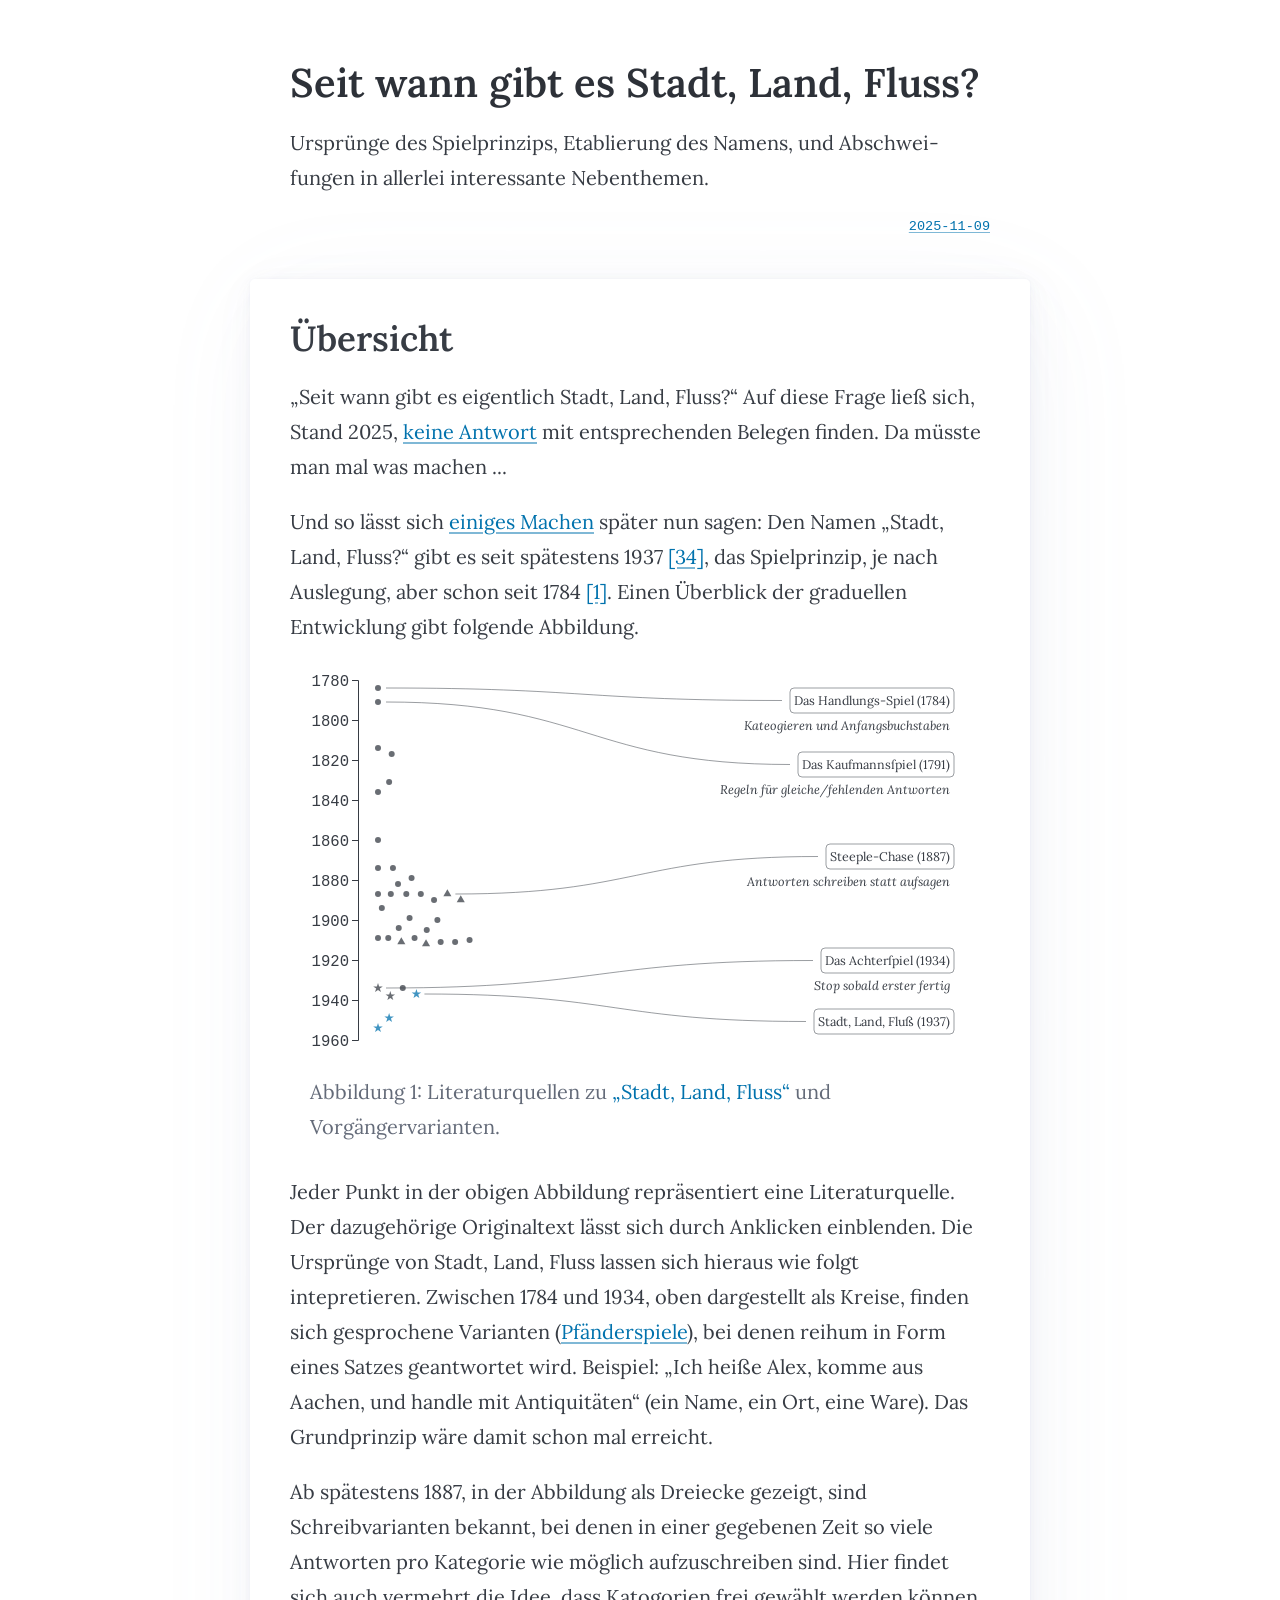
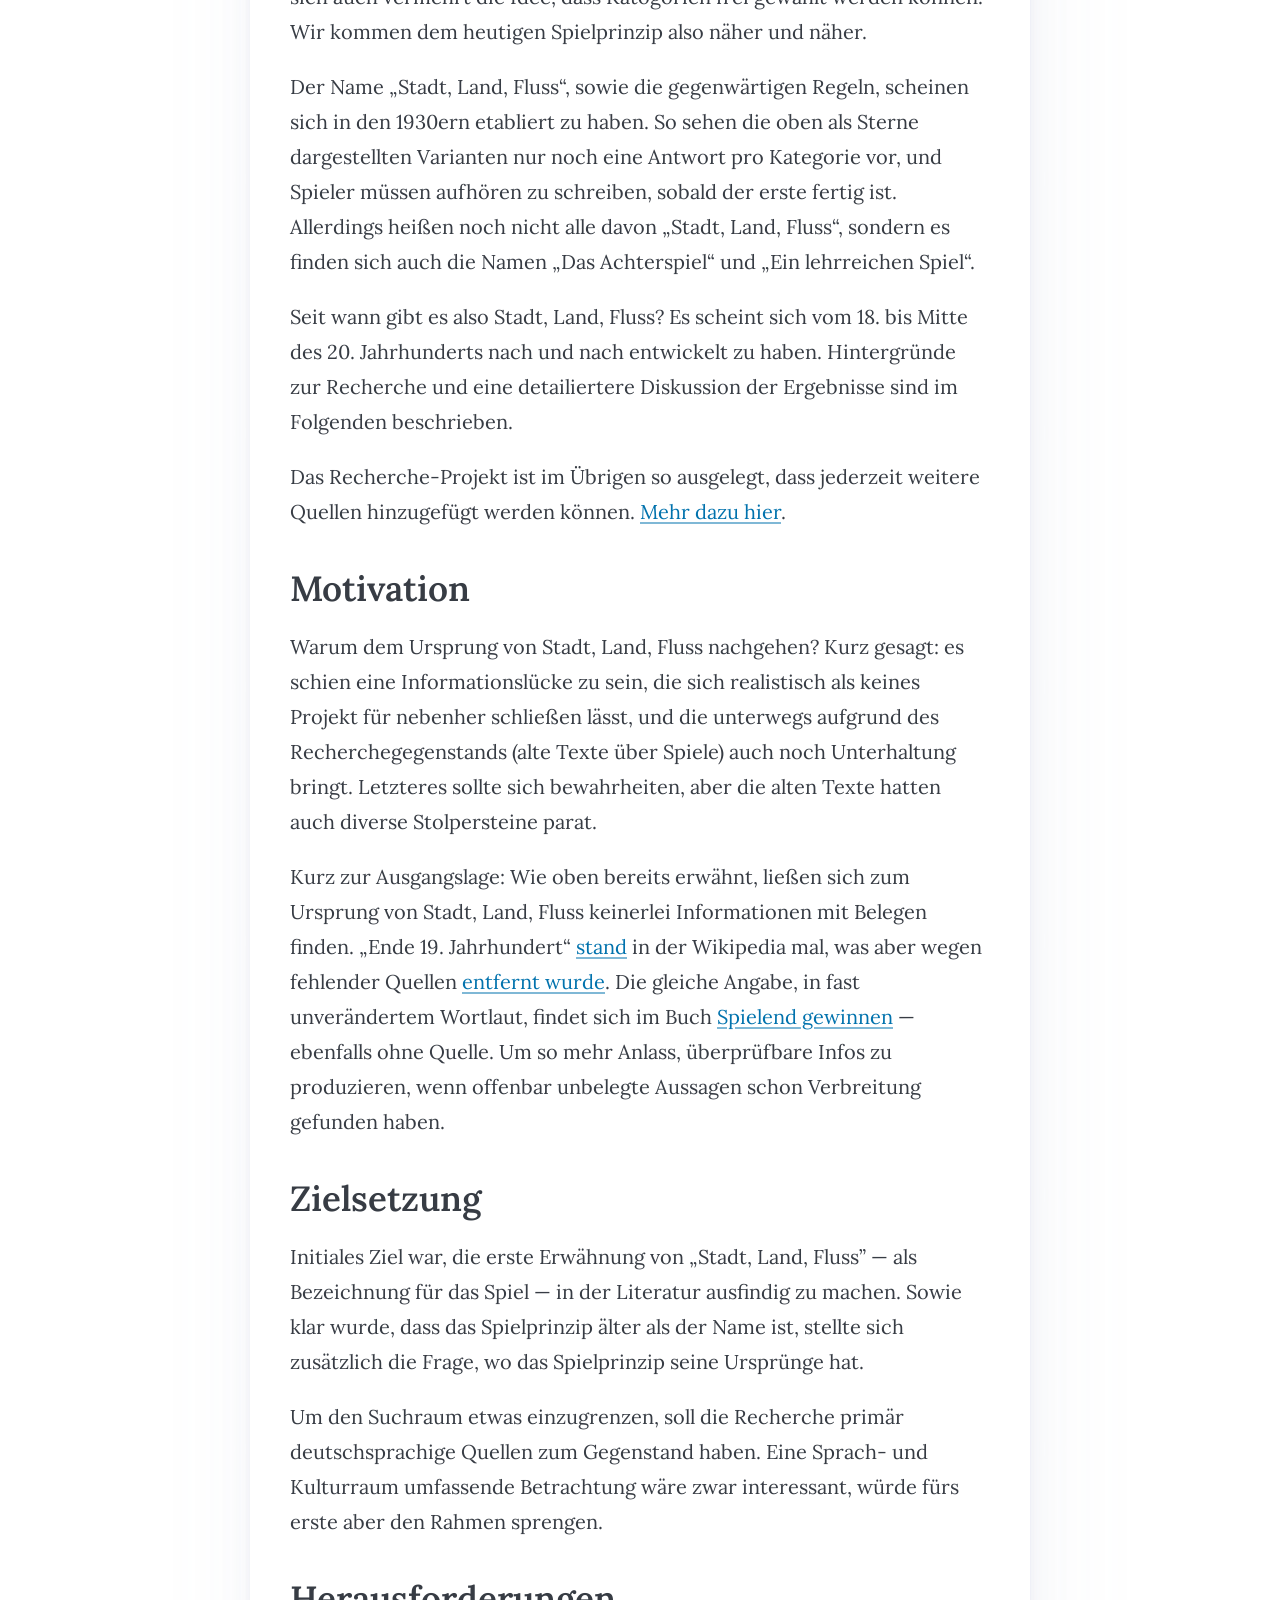
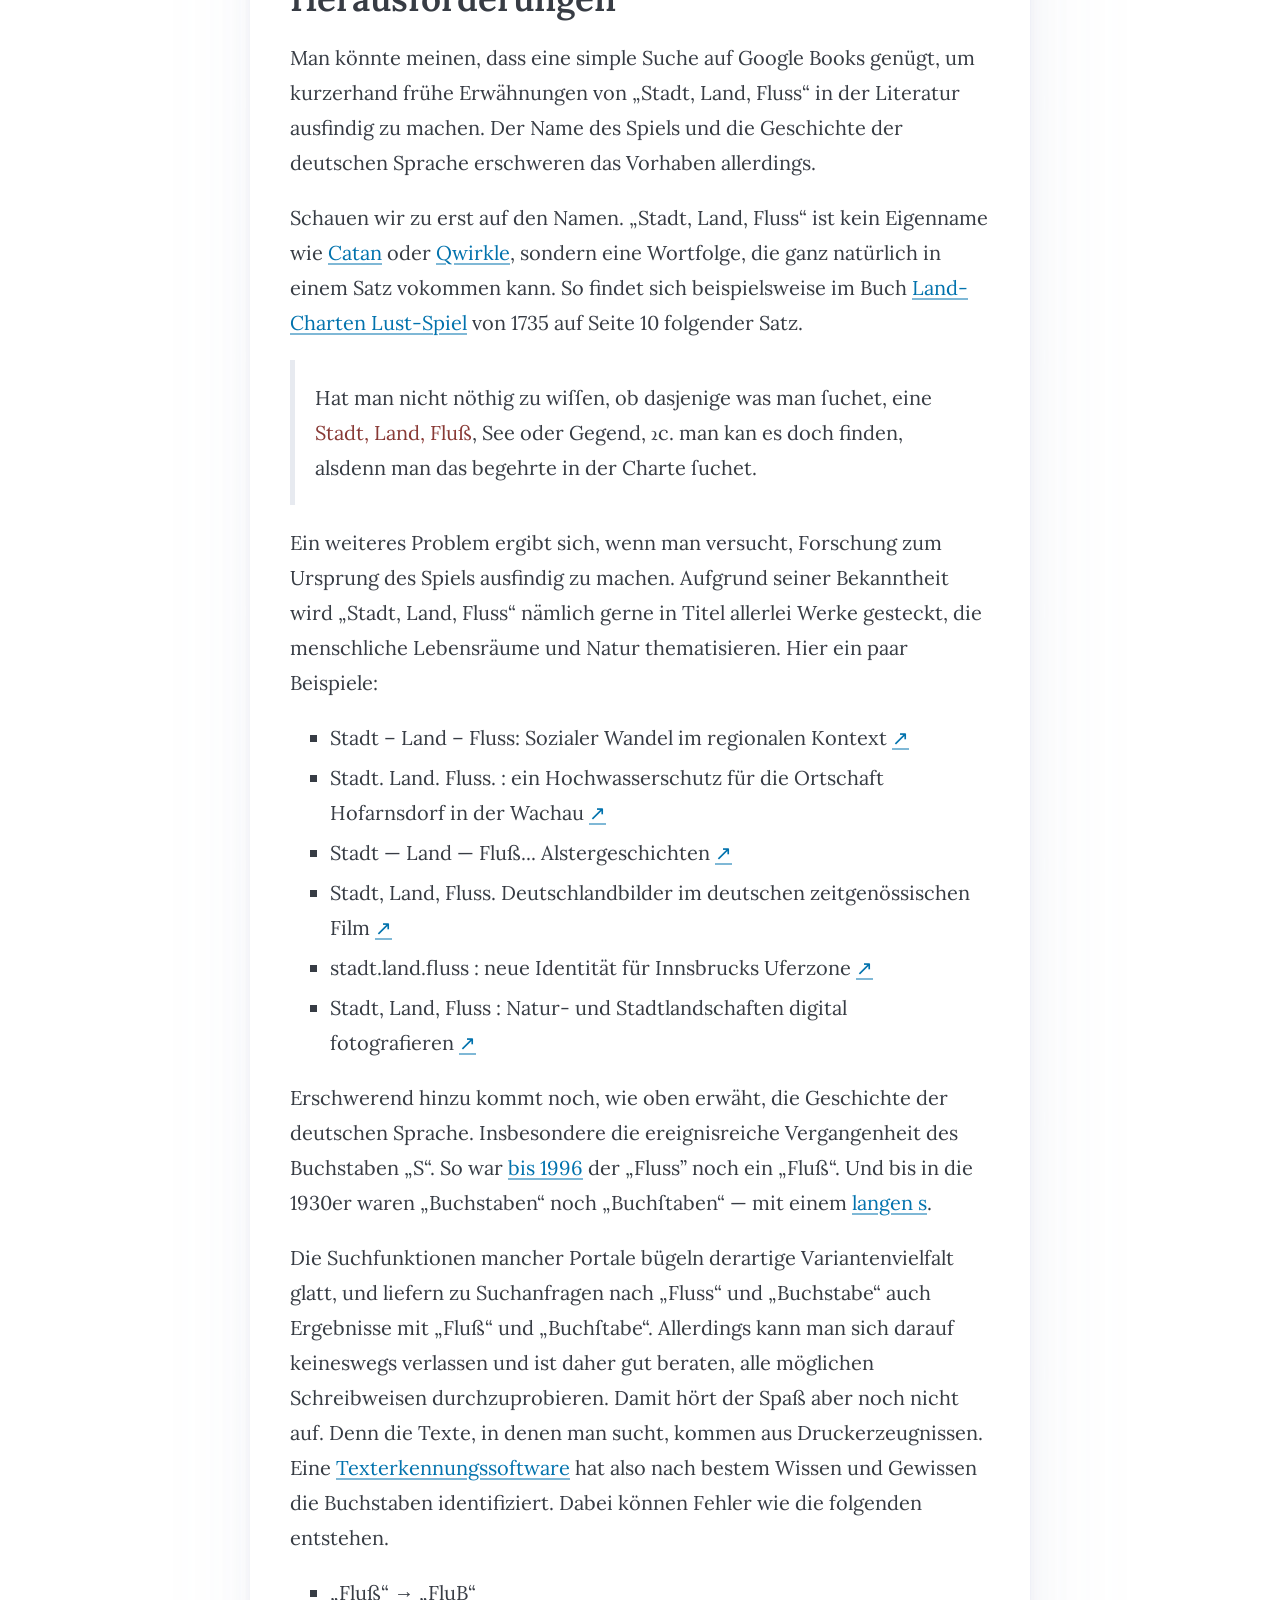
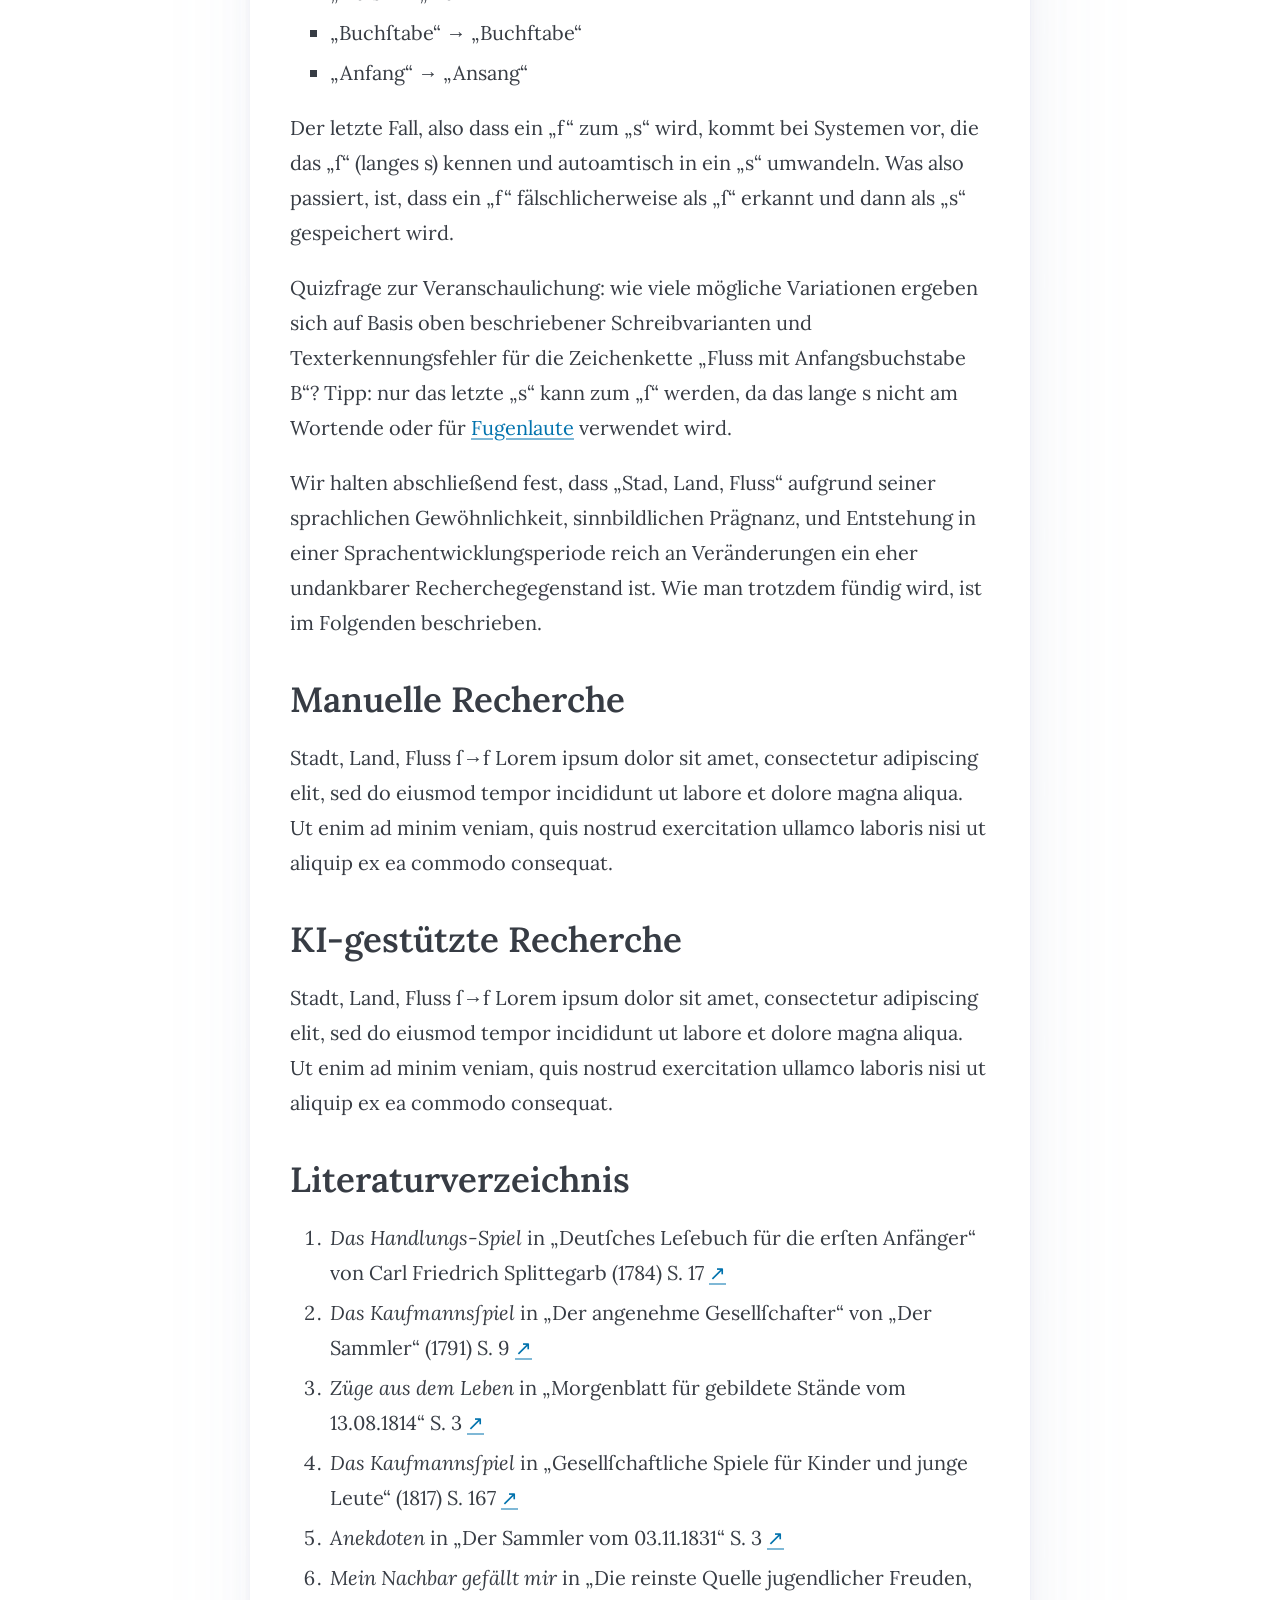
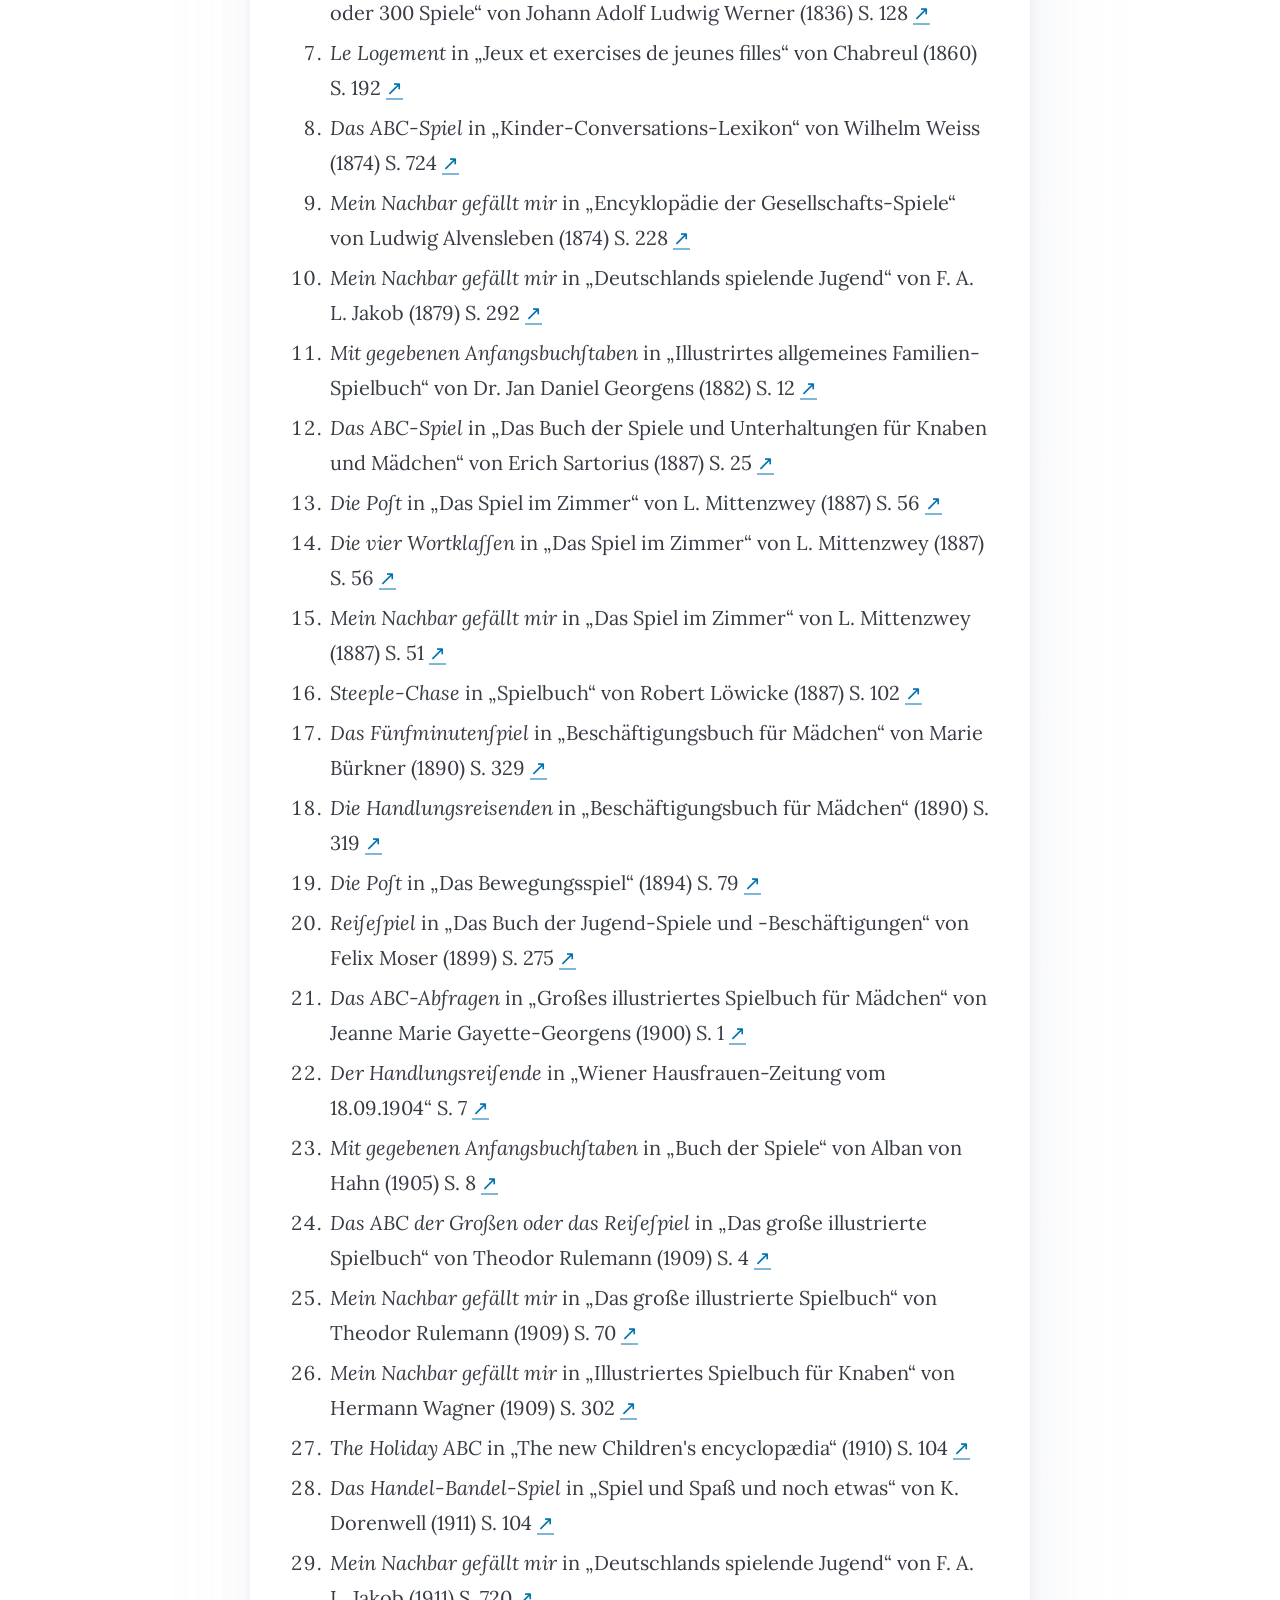
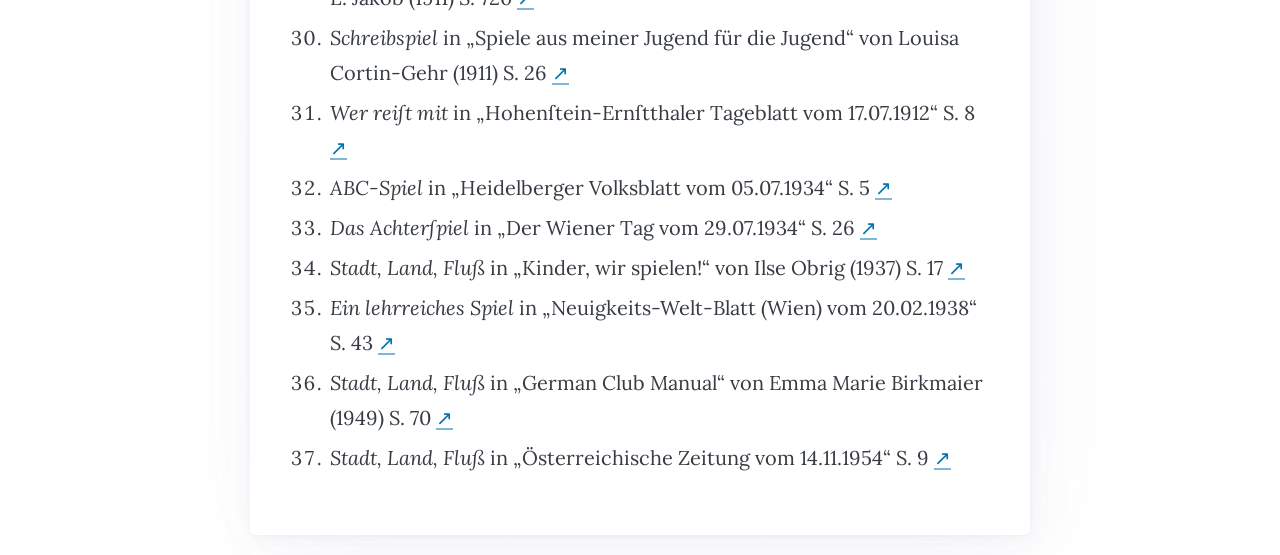
<file: src/index.html>
<!DOCTYPE html>
<html lang="de">

<head>
    <meta charset="UTF-8">
    <meta name="viewport" content="width=device-width, initial-scale=1.0">
    <title>Stadt, Land, Fluss</title>

    <!-- Pico.css -->
    <link rel="stylesheet" href="css/pico.min.css">
    <link rel="stylesheet" href="css/pico.colors.min.css">

    <!-- Lora Font -->
    <link rel="stylesheet" href="css/fonts.css">

    <style>
        /* Override Pico.css font variable to use Lora */
        :root {
            --pico-font-family: 'Lora', serif;
            --pico-line-height: 1.75;
        }

        h1,
        h2,
        h3,
        h4,
        h5,
        h6 {
            --pico-font-weight: 600;
        }

        emph {
            font-style: italic;
        }

        .nobreak {
            hyphens: none;
        }

        header,
        article {
            max-width: 65ch;
            margin: 0 auto;
            padding: 2rem 2rem;
        }

        header small {
            /** date with repo link */
            font-family: monospace;
            display: block;
            text-align: right;
        }

        article,
        blockquote {
            hyphens: auto;
        }

        section:not(:first-of-type) {
            /** space between sections */
            margin-top: 2rem;
        }

        li:target {
            animation: fadeHighlight 3s ease-out forwards;
        }

        @keyframes fadeHighlight {
            0% {
                background-color: var(--pico-primary-focus);
            }

            100% {
                background-color: transparent;
            }
        }

        figure {
            margin: 1rem;
        }

        .tick text {
            font-size: calc(var(--pico-font-size) * 1.25);
            font-family: monospace;
        }

        .overlay {
            position: fixed;
            top: 0;
            left: 0;
            width: 100%;
            height: 100%;
            background-color: color-mix(in srgb, var(--pico-background-color) 70%, transparent);
            display: none;
            align-items: center;
            justify-content: center;
            z-index: 1000;
            padding: 0.5rem;
        }

        .overlay.active {
            display: flex;
        }

        .overlay-card {
            max-width: 65ch;
            width: 100%;
            background-color: color-mix(in srgb, var(--pico-switch-background-color), var(--pico-background-color));
            border-radius: var(--pico-border-radius);
            padding: 2rem;
            position: relative;
            max-height: 85dvh;
            overflow-y: auto;
            overscroll-behavior: contain;
        }

        .overlay-close {
            position: absolute;
            top: 1rem;
            right: 1rem;
            background: none;
            border: none;
            font-size: 1.5rem;
            cursor: pointer;
            color: var(--pico-primary);
            padding: 0.5rem;
            line-height: 1;
        }

        .overlay-close:hover {
            color: var(--pico-primary-hover);
        }

        .category {
            background-color: var(--pico-form-element-active-background-color);
            border: solid 1px var(--pico-ins-color);
            border-radius: calc(var(--pico-border-radius) * 2);
            padding: 0 8px;
            display: inline-block;
        }
    </style>
</head>

<body>
    <main>
        <header>
            <h1>Seit wann gibt es Stadt, Land, Fluss?</h1>
            <p>Ursprünge des Spiel­prin­zips, Eta­blie­rung des Namens, und Ab­schwei­fungen in aller­lei
                in­te­res­sante Ne­ben­the­men.</p>
            <small><a href="https://github.com/IllDepence/slf-origins">2025-11-09</a></small>
        </header>

        <article>
            <section>
                <h2>Übersicht</h2>
                <p>
                    „Seit wann gibt es eigentlich Stadt, Land, Fluss?“ Auf diese Frage ließ sich, Stand 2025, <a
                        href="#Motivation">keine Antwort</a> mit entsprechenden Belegen finden.
                    Da müsste man mal was machen ...
                </p>
                <p>
                    Und so lässt sich <a href="#Zielsetzung">einiges Machen</a> später nun sagen:
                    Den Namen „Stadt, Land, Fluss?“ gibt es seit spätestens 1937&nbsp;<a href="#lit34"
                        title="zur Quellenangabe">[34]</a>,
                    das Spielprinzip, je nach Auslegung, aber schon seit 1784&nbsp;<a href="#lit1"
                        title="zur Quellenangabe">[1]</a>.
                    Einen Überblick der graduellen Entwicklung gibt folgende Abbildung.
                </p>
                <figure id="fig1">
                    <figcaption>
                        Abbildung 1: Literaturquellen zu <span style="color: var(--pico-primary-background);">„Stadt,
                            Land, Fluss“</span> und Vorgängervarianten.
                    </figcaption>
                </figure>
                <p>
                    Jeder Punkt in der obigen Abbildung repräsentiert eine Literaturquelle.
                    Der dazugehörige Originaltext lässt sich durch Anklicken einblenden.
                    Die Ursprünge von Stadt, Land, Fluss lassen sich hieraus wie folgt intepretieren.
                    Zwischen 1784 und 1934, oben dargestellt als Kreise, finden sich gesprochene Varianten (<a
                        href="https://de.wikipedia.org/wiki/Pf%C3%A4nderspiel">Pfänderspiele</a>),
                    bei denen reihum in Form eines Satzes geantwortet wird. Beispiel: „Ich heiße Alex, komme aus Aachen,
                    und handle mit Antiquitäten“ (ein Name, ein Ort, eine Ware).
                    Das Grundprinzip wäre damit schon mal erreicht.
                </p>
                <p>
                    Ab spätestens 1887, in der Abbildung als Dreiecke gezeigt, sind Schreibvarianten bekannt, bei denen
                    in einer gegebenen Zeit so viele Antworten pro Kategorie wie möglich aufzuschreiben sind.
                    Hier findet sich auch vermehrt die Idee, dass Katogorien frei gewählt werden können.
                    Wir kommen dem heutigen Spielprinzip also näher und näher.
                </p>
                <p>
                    Der Name „Stadt, Land, Fluss“, sowie die gegenwärtigen Regeln, scheinen sich in den 1930ern
                    etabliert zu haben.
                    So sehen die oben als Sterne dargestellten Varianten nur noch eine Antwort pro Kategorie vor, und
                    Spieler müssen aufhören zu schreiben, sobald der erste fertig ist.
                    Allerdings heißen noch nicht alle davon „Stadt, Land, Fluss“, sondern es finden sich auch die Namen
                    „Das Achterspiel“ und „Ein lehrreichen Spiel“.
                </p>
                <p>
                    Seit wann gibt es also Stadt, Land, Fluss?
                    Es scheint sich vom 18. bis Mitte des 20. Jahrhunderts nach und nach entwickelt zu haben.
                    Hintergründe zur Recherche und eine detailiertere Diskussion der Ergebnisse sind im Folgenden
                    beschrieben.
                </p>
                <p>
                    Das Recherche-Projekt ist im Übrigen so ausgelegt, dass jederzeit weitere Quellen hinzugefügt werden
                    können.
                    <a href="https://github.com/IllDepence/slf-origins">Mehr dazu hier</a>.
                </p>
            </section>
            <section>
                <h2 id="Motivation">Motivation</h2>
                <p>
                    Warum dem Ursprung von Stadt, Land, Fluss nachgehen?
                    Kurz gesagt: es schien eine Informationslücke zu sein,
                    die sich realistisch als keines Projekt für nebenher schließen lässt,
                    und die unterwegs aufgrund des Recherchegegenstands (alte Texte über Spiele) auch noch Unterhaltung
                    bringt.
                    Letzteres sollte sich bewahrheiten, aber die alten Texte hatten auch diverse Stolpersteine parat.
                </p>
                <p>
                    Kurz zur Ausgangslage:
                    Wie oben bereits erwähnt, ließen sich zum Ursprung von Stadt, Land, Fluss keinerlei Informationen
                    mit Belegen finden. „Ende 19. Jahrhundert“
                    <a href="https://de.wikipedia.org/w/index.php?title=Stadt,_Land,_Fluss&oldid=206263879#Geschichte">
                        stand</a>
                    in der <span class="nobreak">Wikipedia</span> mal, was aber wegen fehlender Quellen
                    <a
                        href="https://de.wikipedia.org/w/index.php?title=Stadt%2C_Land%2C_Fluss&diff=206263965&oldid=206263879">
                        entfernt wurde</a>.
                    Die gleiche Angabe, in fast unverändertem Wortlaut, findet sich im Buch
                    <a href="https://doi.org/10.1007/978-3-658-04441-1_16">
                        Spielend gewinnen</a> — ebenfalls ohne Quelle.
                    <!-- also check Nov. 2025 Edition: https://link.springer.com/chapter/10.1007/978-3-658-49429-2_16 -->
                    Um so mehr Anlass, überprüfbare Infos zu produzieren, wenn offenbar unbelegte Aussagen schon
                    Verbreitung gefunden haben.
                </p>
            </section>
            <section>
                <h2 id="Zielsetzung">Zielsetzung</h2>
                <p>
                    Initiales Ziel war, die erste Erwähnung von „Stadt, Land, Fluss” — als Bezeichnung für das Spiel —
                    in der Literatur ausfindig zu machen. Sowie klar wurde, dass das Spielprinzip älter als der
                    Name ist, stellte sich zusätzlich die Frage, wo das Spielprinzip seine Ursprünge hat.
                </p>
                <p>
                    Um den Suchraum etwas einzugrenzen, soll die Recherche primär deutschsprachige Quellen zum
                    Gegenstand haben. Eine Sprach- und Kulturraum umfassende Betrachtung wäre zwar interessant, würde
                    fürs erste aber den Rahmen sprengen.
                </p>
            </section>
            <section>
                <h2>Herausforderungen</h2>
                <p>
                    Man könnte meinen, dass eine simple Suche auf Google Books genügt, um kurzerhand frühe Erwähnungen
                    von „Stadt, Land, Fluss“ in der Literatur ausfindig zu machen.
                    Der Name des Spiels und die Geschichte der deutschen Sprache erschweren das Vorhaben allerdings.
                </p>
                <p>
                    Schauen wir zu erst auf den Namen. „Stadt, Land, Fluss“ ist kein Eigenname wie <a
                        href="https://de.wikipedia.org/wiki/Die_Siedler_von_Catan">Catan</a> oder <a
                        href="https://de.wikipedia.org/wiki/Qwirkle">Qwirkle</a>, sondern eine Wortfolge, die ganz
                    natürlich in einem Satz vokommen kann.
                    So findet sich beispielsweise im Buch
                    <a href="https://www.google.de/books/edition/Land_Charten_Lust_Spiel/A2VXAAAAcAAJ">Land-Charten
                        Lust-Spiel</a> von 1735 auf Seite 10 folgender Satz.
                <blockquote>
                    Hat man nicht nöthig zu wiſſen, ob dasjenige was man ſuchet, eine <span
                        style="color: var(--pico-del-color);">Stadt, Land, Fluß</span>, See oder Gegend, ꝛc. man kan
                    es doch finden, alsdenn man das begehrte in der Charte ſuchet.
                </blockquote>
                Ein weiteres Problem ergibt sich, wenn man versucht, Forschung zum Ursprung des Spiels ausfindig zu
                machen.
                Aufgrund seiner Bekanntheit wird „Stadt, Land, Fluss“ nämlich gerne in Titel allerlei Werke gesteckt,
                die menschliche Lebensräume und Natur thematisieren. Hier ein paar Beispiele:
                </p>
                <ul>
                    <li>Stadt – Land – Fluss: Sozialer Wandel im regionalen Kontext&nbsp;<a
                            href="https://doi.org/10.1007/978-3-658-16001-2">↗</a></li>
                    <li>Stadt. Land. Fluss. : ein Hochwasserschutz für die Ortschaft Hofarnsdorf in der Wachau&nbsp;<a
                            href="https://doi.org/10.34726/hss.2015.27533">↗</a></li>
                    <li>Stadt — Land — Fluß... Alstergeschichten&nbsp;<a
                            href="https://doi.org/10.1007/978-3-663-10270-0_7">↗</a></li>
                    <li>Stadt, Land, Fluss. Deutschlandbilder im deutschen zeitgenössischen Film&nbsp;<a
                            href="https://hdl.handle.net/11392/1378146">↗</a></li>
                    <li>stadt.land.fluss : neue Identität für Innsbrucks Uferzone&nbsp;<a
                            href="https://doi.org/10.34726/hss.2014.24531">↗</a></li>
                    <li>Stadt, Land, Fluss : Natur- und Stadtlandschaften digital fotografieren&nbsp;<a
                            href="http://www.deutsche-digitale-bibliothek.de/item/XDGWMBD6NNZMZ3GNRGTJKTRFHMW5VUZI">↗</a>
                    </li>
                </ul>
                <p>
                    Erschwerend hinzu kommt noch, wie oben erwäht, die Geschichte der deutschen Sprache.
                    Insbesondere die ereignisreiche Vergangenheit des Buchstaben „S“.
                    So war <a
                        href="https://de.wikipedia.org/wiki/Reform_der_deutschen_Rechtschreibung_von_1996/Neuerungen#Schreibung_von_ss_und_%C3%9F">bis
                        1996</a> der „Fluss” noch ein „Fluß“.
                    Und bis in die 1930er waren „Buchstaben“ noch „Buchſtaben“ — mit einem
                    <a href="https://de.wikipedia.org/wiki/Langes_s">langen s</a>.
                </p>
                <p>
                    Die Suchfunktionen mancher Portale bügeln derartige Variantenvielfalt glatt, und liefern zu
                    Suchanfragen nach „Fluss“ und „Buchstabe“ auch Ergebnisse mit „Fluß“ und „Buchſtabe“. Allerdings
                    kann man sich darauf keineswegs verlassen und ist daher gut beraten, alle möglichen Schreibweisen
                    durchzuprobieren. Damit hört der Spaß aber noch nicht auf. Denn die Texte, in denen man sucht,
                    kommen aus Druckerzeugnissen. Eine <a
                        href="https://de.wikipedia.org/wiki/Texterkennung">Texterkennungssoftware</a>
                    hat also nach bestem Wissen und Gewissen die Buchstaben identifiziert. Dabei können Fehler wie die
                    folgenden entstehen.
                </p>
                <ul>
                    <li>„Fluß“ → „FluB“</li>
                    <li>„Buchſtabe“ → „Buchftabe“</li>
                    <li>„Anfang“ → „Ansang“</li>
                </ul>
                <p>
                    Der letzte Fall, also dass ein „f“ zum „s“ wird, kommt bei Systemen vor, die das „ſ“ (langes s)
                    kennen und autoamtisch in ein „s“ umwandeln. Was also passiert, ist, dass ein „f“ fälschlicherweise
                    als „ſ“ erkannt und dann als „s“ gespeichert wird.
                </p>
                <p>
                    Quizfrage zur Veranschaulichung: wie viele mögliche Variationen ergeben sich auf Basis oben
                    beschriebener Schreibvarianten und Texterkennungsfehler für die Zeichenkette „Fluss mit
                    Anfangsbuchstabe B“? Tipp: nur das letzte „s“ kann zum „ſ“ werden, da das lange s nicht am Wortende
                    oder für <a href="https://de.wikipedia.org/wiki/Fugenlaut">Fugenlaute</a> verwendet wird.
                </p>
                <!--
                === simpel ===
                Fluss / Fluß / FluB = 3
                Anfang / Ansang = 2
                buchstabe / buchſtabe / buchftabe = 3
                B / ß = 2
                -> 3 × 2 × 3 × 2 = 36

                === genau ===
                vor Rechtschreibreform (Fluß und ſ kann vorkommen):
                Fluß / FluB = 2
                Anfang / Ansang = 2
                buchstabe / buchſtabe / buchftabe = 3
                B / ß = 2
                -> 2 × 2 × 3 × 2 = 24
                nach Rechtschreibreform (Fluss und ſ kann nicht vorkommen):
                Fluss = 1
                Anfang = 1
                buchstabe = 1
                B / ß = 2
                -> 1 × 1 × 1 × 2 = 2
                => 24 + 2 = 26
                -->
                <p>
                    Wir halten abschließend fest, dass „Stad, Land, Fluss“ aufgrund seiner sprachlichen Gewöhnlichkeit,
                    sinnbildlichen Prägnanz, und Entstehung in einer Sprachentwicklungsperiode reich an Veränderungen
                    ein eher undankbarer Recherchegegenstand ist. Wie man trotzdem fündig wird, ist im Folgenden
                    beschrieben.
                </p>
            </section>
            <section>
                <h2>Manuelle Recherche</h2>
                <p>
                    Stadt, Land, Fluss ſ→f Lorem ipsum dolor sit amet, consectetur adipiscing elit,
                    sed do eiusmod tempor incididunt ut labore et dolore magna aliqua.
                    Ut enim ad minim veniam, quis nostrud exercitation ullamco laboris
                    nisi ut aliquip ex ea commodo consequat.
                </p>
            </section>
            <section>
                <h2>KI-gestützte Recherche</h2>
                <p>
                    Stadt, Land, Fluss ſ→f Lorem ipsum dolor sit amet, consectetur adipiscing elit,
                    sed do eiusmod tempor incididunt ut labore et dolore magna aliqua.
                    Ut enim ad minim veniam, quis nostrud exercitation ullamco laboris
                    nisi ut aliquip ex ea commodo consequat.
                </p>
            </section>
            <section>
                <h2>Literaturverzeichnis</h2>
                <ol>
                    <li id="lit1">
                        <emph>Das Handlungs-Spiel</emph> in „Deutſches Leſebuch für die erſten Anfänger“ von Carl
                        Friedrich Splittegarb (1784) S. 17 <a
                            href="https://scripta.bbf.dipf.de/viewer/image/477674860/24/">↗</a>
                    </li>
                    <li id="lit2">
                        <emph>Das Kaufmannsſpiel</emph> in „Der angenehme Gesellſchafter“ von „Der Sammler“ (1791) S. 9
                        <a href="https://www.google.de/books/edition/Der_angenehme_Gesellschafter/fygPiVhRZUoC">↗</a>
                    </li>
                    <li id="lit3">
                        <emph>Züge aus dem Leben</emph> in „Morgenblatt für gebildete Stände vom 13.08.1814“ S. 3 <a
                            href="https://mdz-nbn-resolving.de/view:bsb10531670_00163_u001">↗</a>
                    </li>
                    <li id="lit4">
                        <emph>Das Kaufmannsſpiel</emph> in „Gesellſchaftliche Spiele für Kinder und junge Leute“ (1817)
                        S. 167 <a href="https://doi.org/10.58003/ums.book-2022-39">↗</a>
                    </li>
                    <li id="lit5">
                        <emph>Anekdoten</emph> in „Der Sammler vom 03.11.1831“ S. 3 <a
                            href="https://anno.onb.ac.at/cgi-content/anno?aid=sam&datum=18311103&seite=3">↗</a>
                    </li>
                    <li id="lit6">
                        <emph>Mein Nachbar gefällt mir</emph> in „Die reinste Quelle jugendlicher Freuden, oder 300
                        Spiele“ von Johann Adolf Ludwig Werner (1836) S. 128 <a
                            href="https://digital.staatsbibliothek-berlin.de/werkansicht?PPN=PPN766629139&PHYSID=PHYS_0146&DMDID=DMDLOG_0004">↗</a>
                    </li>
                    <li id="lit7">
                        <emph>Le Logement</emph> in „Jeux et exercises de jeunes filles“ von Chabreul (1860) S. 192 <a
                            href="https://digital.staatsbibliothek-berlin.de/werkansicht?PPN=PPN767214722&PHYSID=PHYS_0203">↗</a>
                    </li>
                    <li id="lit8">
                        <emph>Das ABC-Spiel</emph> in „Kinder-Conversations-Lexikon“ von Wilhelm Weiss (1874) S. 724 <a
                            href="https://digital.staatsbibliothek-berlin.de/werkansicht?PPN=PPN745861873&PHYSID=PHYS_0732">↗</a>
                    </li>
                    <li id="lit9">
                        <emph>Mein Nachbar gefällt mir</emph> in „Encyklopädie der Gesellschafts-Spiele“ von Ludwig
                        Alvensleben (1874) S. 228 <a
                            href="https://digital.staatsbibliothek-berlin.de/werkansicht?PPN=PPN745139280&PHYSID=PHYS_0256&DMDID=DMDLOG_0001">↗</a>
                    </li>
                    <li id="lit10">
                        <emph>Mein Nachbar gefällt mir</emph> in „Deutschlands spielende Jugend“ von F. A. L. Jakob
                        (1879) S. 292 <a
                            href="https://digital.staatsbibliothek-berlin.de/werkansicht?PPN=PPN746636121&PHYSID=PHYS_0308">↗</a>
                    </li>
                    <li id="lit11">
                        <emph>Mit gegebenen Anfangsbuchſtaben</emph> in „Illustrirtes allgemeines Familien-Spielbuch“
                        von Dr. Jan Daniel Georgens (1882) S. 12 <a
                            href="https://digital.staatsbibliothek-berlin.de/werkansicht?PPN=PPN745171761&PHYSID=PHYS_0066">↗</a>
                    </li>
                    <li id="lit12">
                        <emph>Das ABC-Spiel</emph> in „Das Buch der Spiele und Unterhaltungen für Knaben und Mädchen“
                        von Erich Sartorius (1887) S. 25 <a
                            href="https://digital.staatsbibliothek-berlin.de/werkansicht?PPN=PPN745998185&PHYSID=PHYS_0027&DMDID=DMDLOG_0001">↗</a>
                    </li>
                    <li id="lit13">
                        <emph>Die Poſt</emph> in „Das Spiel im Zimmer“ von L. Mittenzwey (1887) S. 56 <a
                            href="https://digital.staatsbibliothek-berlin.de/werkansicht?PPN=PPN745139965&PHYSID=PHYS_0070">↗</a>
                    </li>
                    <li id="lit14">
                        <emph>Die vier Wortklaſſen</emph> in „Das Spiel im Zimmer“ von L. Mittenzwey (1887) S. 56 <a
                            href="https://digital.staatsbibliothek-berlin.de/werkansicht?PPN=PPN745139965&PHYSID=PHYS_0111">↗</a>
                    </li>
                    <li id="lit15">
                        <emph>Mein Nachbar gefällt mir</emph> in „Das Spiel im Zimmer“ von L. Mittenzwey (1887) S. 51 <a
                            href="https://digital.staatsbibliothek-berlin.de/werkansicht?PPN=PPN745139965&PHYSID=PHYS_0065">↗</a>
                    </li>
                    <li id="lit16">
                        <emph>Steeple-Chase</emph> in „Spielbuch“ von Robert Löwicke (1887) S. 102 <a
                            href="https://digital.staatsbibliothek-berlin.de/werkansicht?PPN=PPN745605478&PHYSID=PHYS_0114">↗</a>
                    </li>
                    <li id="lit17">
                        <emph>Das Fünfminutenſpiel</emph> in „Beschäftigungsbuch für Mädchen“ von Marie Bürkner (1890)
                        S. 329 <a
                            href="https://digital.staatsbibliothek-berlin.de/werkansicht?PPN=PPN746238983&PHYSID=PHYS_0345">↗</a>
                    </li>
                    <li id="lit18">
                        <emph>Die Handlungsreisenden</emph> in „Beschäftigungsbuch für Mädchen“ (1890) S. 319 <a
                            href="https://digital.staatsbibliothek-berlin.de/werkansicht?PPN=PPN746238983&PHYSID=PHYS_0335">↗</a>
                    </li>
                    <li id="lit19">
                        <emph>Die Poſt</emph> in „Das Bewegungsspiel“ (1894) S. 79 <a
                            href="https://digital.staatsbibliothek-berlin.de/werkansicht?PPN=PPN74518961X&PHYSID=PHYS_0093">↗</a>
                    </li>
                    <li id="lit20">
                        <emph>Reiſeſpiel</emph> in „Das Buch der Jugend-Spiele und -Beschäftigungen“ von Felix Moser
                        (1899) S. 275 <a
                            href="https://digital.staatsbibliothek-berlin.de/werkansicht?PPN=PPN745588514&PHYSID=PHYS_0295">↗</a>
                    </li>
                    <li id="lit21">
                        <emph>Das ABC-Abfragen</emph> in „Großes illustriertes Spielbuch für Mädchen“ von Jeanne Marie
                        Gayette-Georgens (1900) S. 1 <a
                            href="https://digital.staatsbibliothek-berlin.de/werkansicht?PPN=PPN745158323&PHYSID=PHYS_0011">↗</a>
                    </li>
                    <li id="lit22">
                        <emph>Der Handlungsreiſende</emph> in „Wiener Hausfrauen-Zeitung vom 18.09.1904“ S. 7 <a
                            href="https://anno.onb.ac.at/cgi-content/anno-plus?aid=whz&datum=1904&page=390">↗</a>
                    </li>
                    <li id="lit23">
                        <emph>Mit gegebenen Anfangsbuchſtaben</emph> in „Buch der Spiele“ von Alban von Hahn (1905) S. 8
                        <a href="https://digital.staatsbibliothek-berlin.de/werkansicht/?PPN=PPN745865518">↗</a>
                    </li>
                    <li id="lit24">
                        <emph>Das ABC der Großen oder das Reiſeſpiel</emph> in „Das große illustrierte Spielbuch“ von
                        Theodor Rulemann (1909) S. 4 <a
                            href="https://digital.staatsbibliothek-berlin.de/werkansicht?PPN=PPN745180493&PHYSID=PHYS_0024">↗</a>
                    </li>
                    <li id="lit25">
                        <emph>Mein Nachbar gefällt mir</emph> in „Das große illustrierte Spielbuch“ von Theodor Rulemann
                        (1909) S. 70 <a
                            href="https://digital.staatsbibliothek-berlin.de/werkansicht?PPN=PPN745180493&PHYSID=PHYS_0090">↗</a>
                    </li>
                    <li id="lit26">
                        <emph>Mein Nachbar gefällt mir</emph> in „Illustriertes Spielbuch für Knaben“ von Hermann Wagner
                        (1909) S. 302 <a
                            href="https://digital.staatsbibliothek-berlin.de/werkansicht?PPN=PPN745846971&PHYSID=PHYS_0334">↗</a>
                    </li>
                    <li id="lit27">
                        <emph>The Holiday ABC</emph> in „The new Children's encyclopædia“ (1910) S. 104 <a
                            href="https://digital.staatsbibliothek-berlin.de/werkansicht?PPN=PPN745280099&PHYSID=PHYS_0110">↗</a>
                    </li>
                    <li id="lit28">
                        <emph>Das Handel-Bandel-Spiel</emph> in „Spiel und Spaß und noch etwas“ von K. Dorenwell (1911)
                        S. 104 <a
                            href="https://digital.staatsbibliothek-berlin.de/werkansicht?PPN=PPN745725198&PHYSID=PHYS_0048">↗</a>
                    </li>
                    <li id="lit29">
                        <emph>Mein Nachbar gefällt mir</emph> in „Deutschlands spielende Jugend“ von F. A. L. Jakob
                        (1911) S. 720 <a
                            href="https://digital.staatsbibliothek-berlin.de/werkansicht?PPN=PPN74518166X&PHYSID=PHYS_0740">↗</a>
                    </li>
                    <li id="lit30">
                        <emph>Schreibspiel</emph> in „Spiele aus meiner Jugend für die Jugend“ von Louisa Cortin-Gehr
                        (1911) S. 26 <a
                            href="https://digital.staatsbibliothek-berlin.de/werkansicht?PPN=PPN745127436&PHYSID=PHYS_0030">↗</a>
                    </li>
                    <li id="lit31">
                        <emph>Wer reiſt mit</emph> in „Hohenſtein-Ernſtthaler Tageblatt vom 17.07.1912“ S. 8 <a
                            href="https://www.deutsche-digitale-bibliothek.de/newspaper/item/WFA5IB3GTO5HDP53OCOSLJ34BYFW3IYB?issuepage=8">↗</a>
                    </li>
                    <li id="lit32">
                        <emph>ABC-Spiel</emph> in „Heidelberger Volksblatt vom 05.07.1934“ S. 5 <a
                            href="https://www.deutsche-digitale-bibliothek.de/newspaper/item/OUESK6LOODIHIG2LHZ6VJLCZ7H472OLW?issuepage=5">↗</a>
                    </li>
                    <li id="lit33">
                        <emph>Das Achterſpiel</emph> in „Der Wiener Tag vom 29.07.1934“ S. 26 <a
                            href="https://anno.onb.ac.at/cgi-content/anno?aid=tag&datum=19340729&seite=29">↗</a>
                    </li>
                    <li id="lit34">
                        <emph>Stadt, Land, Fluß</emph> in „Kinder, wir spielen!“ von Ilse Obrig (1937) S. 17 <a
                            href="https://d-nb.info/575286601">↗</a>
                    </li>
                    <li id="lit35">
                        <emph>Ein lehrreiches Spiel</emph> in „Neuigkeits-Welt-Blatt (Wien) vom 20.02.1938“ S. 43 <a
                            href="https://anno.onb.ac.at/cgi-content/anno?aid=nws&datum=19380220&seite=43">↗</a>
                    </li>
                    <li id="lit36">
                        <emph>Stadt, Land, Fluß</emph> in „German Club Manual“ von Emma Marie Birkmaier (1949) S. 70 <a
                            href="https://www.google.de/books/edition/German_Club_Manual/Gf69NIjadmsC">↗</a>
                    </li>
                    <li id="lit37">
                        <emph>Stadt, Land, Fluß</emph> in „Österreichische Zeitung vom 14.11.1954“ S. 9 <a
                            href="https://anno.onb.ac.at/cgi-content/anno?aid=oez&datum=19541114&seite=9">↗</a>
                    </li>
                </ol>
            </section>
        </article>
    </main>

    <!-- Overlay for data point details -->
    <div id="overlay" class="overlay">
        <div class="overlay-card">
            <button class="overlay-close" aria-label="Close">×</button>
            <div id="overlay-content"></div>
        </div>
    </div>
</body>
<script src="js/d3.v7.min.js"></script>
<script src="js/data.js"></script>
<script>
    function drawFig1() {
        const figId = 'fig1'
        const figNode = document.getElementById(figId);

        // clear if already exists
        const existingSvg = figNode.querySelector('svg');
        if (existingSvg) {
            figNode.removeChild(existingSvg);
        }

        // draw
        const width = figNode.clientWidth;
        const height = 400;
        const margin = { top: 16, right: 16, bottom: 24, left: 48 };

        const svg = d3.select(`#${figId}`).insert("svg", "figcaption")
            .attr("width", width)
            .attr("height", height);
        // svg.append("rect")
        //     .attr("width", "100%")
        //     .attr("height", "100%")
        //     .attr("fill", "grey")

        // y-scale from year data
        const years = data.map(d => d.year);
        const yearExtent = d3.extent(years);
        const y = d3.scaleLinear()
            .domain(yearExtent)
            .range([margin.top, height - margin.bottom])
            .nice();

        const axisLeft = d3.axisLeft(y)
            .ticks(8)
            .tickFormat(d3.format('d'));

        const axisGroup = svg.append("g")
            .attr("transform", `translate(${margin.left},0)`)
            .call(axisLeft);

        // draw data points as a vertical strip next to the axis
        // Use force simulation to avoid collisions
        const defaultX = margin.left + 20;
        const radius = 3;

        // Prepare data with initial positions
        const nodes = data.map(d => {
            const yPos = y(d.year);
            return {
                ...d,  // spread all attributes from d
                x: defaultX,
                y: yPos,
                fy: yPos // fix y position
            };
        });

        // Create force simulation
        const simulation = d3.forceSimulation(nodes)
            .force("collision", d3.forceCollide().radius(radius * 2.5))
            .force("x", d3.forceX(defaultX).strength(0.3)) // gently pull towards default x
            .stop();

        // Run simulation to convergence
        for (let i = 0; i < 250; ++i) {
            simulation.tick();
            // Constrain x to be >= defaultX (only move right)
            nodes.forEach(node => {
                if (node.x < defaultX) node.x = defaultX;
            });
        }

        // Create symbol generator
        const symbolGenerator = d3.symbol()
            .size(Math.PI * radius * radius);

        // Draw symbols (circles, triangles, stars)
        const dataPointGroup = svg.append("g");
        const dataPoints = dataPointGroup
            .selectAll("path")
            .data(nodes)
            .enter()
            .append("path")
            .attr("d", d => {
                const symbolType = d['slf-antwortform'] === 'verbal'
                    ? d3.symbolCircle
                    : d['slf-antwortzeitende'] === 'Zeitlimit'
                        ? d3.symbolTriangle
                        : d3.symbolStar;
                return symbolGenerator.type(symbolType)();
            })
            .attr("transform", d => `translate(${d.x},${d.y})`)
            .attr(
                "fill",
                d => d.name.match(/Stadt, Land, Flu(ss|ß)/)
                    ? "var(--pico-primary)"
                    : "var(--pico-color)"
            )
            .attr("opacity", 0.75)
            .attr("cursor", "pointer");

        // Store original fill colors for restoration
        dataPoints.each(function (d) {
            d.originalFill = d3.select(this).attr("fill");
        });

        // Get tick positioning values from existing ticks to avoid magic numbers
        const firstTick = axisGroup.select(".tick");
        const tickLineX2 = firstTick.select("line").attr("x2");
        const tickTextX = firstTick.select("text").attr("x");
        const tickTextDy = firstTick.select("text").attr("dy");

        // Variable to track the additional tick label
        let additionalTickLabel = null;
        // Variable to track the hover annotation
        let hoverAnnotation = null;
        // Array to store default annotation groups
        const defaultAnnotations = [];

        // Add hover effects
        dataPoints
            .on("mouseover", function (event, d) {
                // Set all tick labels to opacity 0.3 (excluding the additional one we'll add)
                axisGroup.selectAll(".tick:not(.additional-tick) text")
                    .attr("opacity", 0.3);

                // Add additional tick label with exact year
                const tickY = y(d.year);
                additionalTickLabel = axisGroup.append("g")
                    .attr("class", "tick additional-tick")
                    .attr("transform", `translate(0,${tickY})`);

                additionalTickLabel.append("line")
                    .attr("x2", tickLineX2)
                    .attr("stroke", "currentColor");

                additionalTickLabel.append("text")
                    .attr("x", tickTextX)
                    .attr("dy", tickTextDy)
                    .attr("text-anchor", "end")
                    .attr("fill", "currentColor")
                    .text(d.year);

                // Make all data points colored 'var(--pico-color)'
                dataPoints.attr("fill", "var(--pico-color)");

                // Make the hovered data point colored 'var(--pico-primary)'
                d3.select(this).attr("fill", "var(--pico-primary)");

                // Hide all default annotations
                defaultAnnotations.forEach(ann => {
                    if (ann) ann.attr("opacity", 0);
                });

                // Show annotation for hovered data point (without extra text or delta)
                hoverAnnotation = addAnnotation({ name: d.name, year: d.year, workTitle: d['work-title'] });
            })
            .on("mouseout", function (event, d) {
                // Restore all tick labels opacity to 1
                axisGroup.selectAll(".tick text")
                    .attr("opacity", 1);

                // Remove additional tick label
                if (additionalTickLabel) {
                    additionalTickLabel.remove();
                    additionalTickLabel = null;
                }

                // Restore original fill colors
                dataPoints.each(function (d) {
                    d3.select(this).attr("fill", d.originalFill);
                });

                // Show all default annotations again
                defaultAnnotations.forEach(ann => {
                    if (ann) ann.attr("opacity", 1);
                });

                // Remove hover annotation
                if (hoverAnnotation) {
                    hoverAnnotation.remove();
                    hoverAnnotation = null;
                }
            });

        // Overlay functions
        function showOverlay(dataPoint) {
            const overlay = document.getElementById('overlay');
            const content = document.getElementById('overlay-content');
            // Build HTML content
            let html = '';
            html += `<h3>${dataPoint.name}</h3>`
            html += `<p>In: „${dataPoint['work-title']}“`
            if (dataPoint.author) {
                html += ` von ${dataPoint.author}`
            }
            html += ` (${dataPoint.year}) S. ${dataPoint.page}`
            let sourceNum = 1;
            for (const source of dataPoint.sources) {
                if (sourceNum > 1) {
                    html += `,`
                }
                html += ` <a href="${source}">↗</a>`
                sourceNum += 1;
            }
            html += '</p><p>'
            for (const cat of dataPoint['slf-kategorien']) {
                html += ` <small class="category">${cat.anzeige}</small>`
            }
            html += `</p><p><blockquote>${dataPoint.text.replaceAll("\n", '<br>')}</blockquote></p>`
            // TODO: underline category texts in ins color

            content.innerHTML = html;
            overlay.classList.add('active');
        }

        function hideOverlay() {
            const overlay = document.getElementById('overlay');
            overlay.classList.remove('active');
        }

        // Add click handler to paths
        dataPoints.on("click", function (event, d) {
            event.stopPropagation();
            showOverlay(d);
        });

        // Function to add annotation for a data point
        function addAnnotation({ name, year, optionalText, yDelta, workTitle }) {
            // Find the corresponding node to get its position
            const node = nodes.find(
                n => n.year === year &&
                    n.name === name &&
                    (!workTitle || n['work-title'] === workTitle)
            );
            if (!node) return;

            // Create a group for the annotation
            const annotationGroup = svg.append("g")
                .attr("class", "annotation");

            // Calculate positions
            const dataPointX = node.x;
            const dataPointY = node.y;
            const delta = yDelta || 0; // Apply y delta if provided
            const rectPadding = 4;
            const rectRadius = 4;
            const lineGap = 8; // Gap between line end and rectangle

            // Prepare text content
            const mainText = `${name} (${year})`;

            // Create temporary text element to measure width
            const tempText = svg.append("text")
                .attr("opacity", 0)
                .attr("font-size", "calc(var(--pico-font-size) * 0.5)")
                .attr("font-family", "var(--pico-font-family)")
                .text(mainText);
            const mainTextWidth = tempText.node().getBBox().width;
            const mainTextHeight = tempText.node().getBBox().height;
            tempText.remove();

            // Calculate rectangle dimensions
            const rectWidth = mainTextWidth + rectPadding * 2;
            const rectHeight = mainTextHeight + rectPadding * 2;

            // Position rectangle at the right edge, anchored at top, with y delta applied
            const rectX = width - margin.right - rectWidth;
            const rectY = dataPointY + delta;

            // Draw connecting line from data point to rectangle using d3.linkHorizontal()
            const linkGenerator = d3.linkHorizontal()
                .x(d => d.x)
                .y(d => d.y);

            const linkSourceX = dataPointX + lineGap;
            const linkTargetX = rectX - lineGap;
            // Only draw if there's enough of a gap to draw a line
            if (linkTargetX - linkSourceX > 5) {
                const linkData = {
                    source: { x: linkSourceX, y: dataPointY },
                    target: { x: linkTargetX, y: rectY + rectHeight / 2 }
                };
                annotationGroup.append("path")
                    .attr("d", linkGenerator(linkData))
                    .attr("stroke", "var(--pico-color)")
                    .attr("stroke-width", 1)
                    .attr("fill", "none")
                    .attr("opacity", 0.5);
            }

            // Draw rectangle with rounded corners
            annotationGroup.append("rect")
                .attr("x", rectX)
                .attr("y", rectY)
                .attr("width", rectWidth)
                .attr("height", rectHeight)
                .attr("rx", rectRadius)
                .attr("ry", rectRadius)
                .attr("fill", "none")
                .attr("stroke", "var(--pico-color)")
                .attr("stroke-width", 0.5);

            // Add main text (name and year) inside rectangle
            annotationGroup.append("text")
                .attr("x", rectX + rectPadding)
                .attr("y", rectY + rectPadding + mainTextHeight * 0.75) // Approximate baseline position
                .attr("font-size", "calc(var(--pico-font-size) * 0.5)")
                .attr("font-family", "var(--pico-font-family)")
                .attr("fill", "var(--pico-color)")
                .attr("cursor", "pointer")
                .text(mainText)
                .on("click", () => showOverlay(node));

            // Add optional text below rectangle if provided
            if (optionalText) {
                annotationGroup.append("text")
                    .attr("x", rectX + rectWidth - rectPadding)
                    .attr("y", rectY + rectHeight + mainTextHeight)
                    .attr("text-anchor", "end")
                    .attr("font-size", "calc(var(--pico-font-size) * 0.5)")
                    .attr("font-family", "var(--pico-font-family)")
                    .attr("fill", "var(--pico-color)")
                    .attr("font-style", "italic")
                    .text(optionalText);
            }

            // Return the annotation group for reference
            return annotationGroup;
        }

        // Create default annotations and store references
        const ann1 = addAnnotation({ name: "Das Handlungs-Spiel", year: 1784, optionalText: "Kateogieren und Anfangsbuchstaben" });
        if (ann1) defaultAnnotations.push(ann1);
        const ann2 = addAnnotation({ name: "Das Kaufmannsſpiel", year: 1791, optionalText: "Regeln für gleiche/fehlenden Antworten", yDelta: 50 });
        if (ann2) defaultAnnotations.push(ann2);
        const ann3 = addAnnotation({ name: "Steeple-Chase", year: 1887, optionalText: "Antworten schreiben statt aufsagen", yDelta: -50 });
        if (ann3) defaultAnnotations.push(ann3);
        const ann4 = addAnnotation({ name: "Das Achterſpiel", year: 1934, optionalText: "Stop sobald erster fertig", yDelta: -40 });
        if (ann4) defaultAnnotations.push(ann4);
        const ann5 = addAnnotation({ name: "Stadt, Land, Fluß", year: 1937, optionalText: "", yDelta: 15 });
        if (ann5) defaultAnnotations.push(ann5);
    }
    function drawFigs() {
        drawFig1();
    }

    document.onreadystatechange = function () {
        if (document.readyState === "complete") {
            drawFigs();

            // Set up overlay event listeners (only once)
            const overlayElement = document.getElementById('overlay');
            const closeButton = overlayElement.querySelector('.overlay-close');

            overlayElement.addEventListener('click', function (event) {
                if (event.target === overlayElement) {
                    const overlay = document.getElementById('overlay');
                    overlay.classList.remove('active');
                }
            });

            closeButton.addEventListener('click', function (event) {
                event.stopPropagation();
                const overlay = document.getElementById('overlay');
                overlay.classList.remove('active');
            });

            // Close overlay on Escape key
            document.addEventListener('keydown', function (event) {
                if (event.key === 'Escape') {
                    const overlay = document.getElementById('overlay');
                    if (overlay.classList.contains('active')) {
                        overlay.classList.remove('active');
                    }
                }
            });
        }
    };

    window.onresize = drawFigs;

</script>

</html>
</file>
<file: docs/css/fonts.css>
/* math */
@font-face {
  font-family: 'Lora';
  font-style: italic;
  font-weight: 400 700;
  font-display: swap;
  src: url(../fonts/lora_math_italic.woff2) format('woff2');
  unicode-range: U+0302-0303, U+0305, U+0307-0308, U+0310, U+0312, U+0315, U+031A, U+0326-0327, U+032C, U+032F-0330, U+0332-0333, U+0338, U+033A, U+0346, U+034D, U+0391-03A1, U+03A3-03A9, U+03B1-03C9, U+03D1, U+03D5-03D6, U+03F0-03F1, U+03F4-03F5, U+2016-2017, U+2034-2038, U+203C, U+2040, U+2043, U+2047, U+2050, U+2057, U+205F, U+2070-2071, U+2074-208E, U+2090-209C, U+20D0-20DC, U+20E1, U+20E5-20EF, U+2100-2112, U+2114-2115, U+2117-2121, U+2123-214F, U+2190, U+2192, U+2194-21AE, U+21B0-21E5, U+21F1-21F2, U+21F4-2211, U+2213-2214, U+2216-22FF, U+2308-230B, U+2310, U+2319, U+231C-2321, U+2336-237A, U+237C, U+2395, U+239B-23B7, U+23D0, U+23DC-23E1, U+2474-2475, U+25AF, U+25B3, U+25B7, U+25BD, U+25C1, U+25CA, U+25CC, U+25FB, U+266D-266F, U+27C0-27FF, U+2900-2AFF, U+2B0E-2B11, U+2B30-2B4C, U+2BFE, U+3030, U+FF5B, U+FF5D, U+1D400-1D7FF, U+1EE00-1EEFF;
}
/* symbols */
@font-face {
  font-family: 'Lora';
  font-style: italic;
  font-weight: 400 700;
  font-display: swap;
  src: url(../fonts/lora_symbols_italic.woff2) format('woff2');
  unicode-range: U+0001-000C, U+000E-001F, U+007F-009F, U+20DD-20E0, U+20E2-20E4, U+2150-218F, U+2190, U+2192, U+2194-2199, U+21AF, U+21E6-21F0, U+21F3, U+2218-2219, U+2299, U+22C4-22C6, U+2300-243F, U+2440-244A, U+2460-24FF, U+25A0-27BF, U+2800-28FF, U+2921-2922, U+2981, U+29BF, U+29EB, U+2B00-2BFF, U+4DC0-4DFF, U+FFF9-FFFB, U+10140-1018E, U+10190-1019C, U+101A0, U+101D0-101FD, U+102E0-102FB, U+10E60-10E7E, U+1D2C0-1D2D3, U+1D2E0-1D37F, U+1F000-1F0FF, U+1F100-1F1AD, U+1F1E6-1F1FF, U+1F30D-1F30F, U+1F315, U+1F31C, U+1F31E, U+1F320-1F32C, U+1F336, U+1F378, U+1F37D, U+1F382, U+1F393-1F39F, U+1F3A7-1F3A8, U+1F3AC-1F3AF, U+1F3C2, U+1F3C4-1F3C6, U+1F3CA-1F3CE, U+1F3D4-1F3E0, U+1F3ED, U+1F3F1-1F3F3, U+1F3F5-1F3F7, U+1F408, U+1F415, U+1F41F, U+1F426, U+1F43F, U+1F441-1F442, U+1F444, U+1F446-1F449, U+1F44C-1F44E, U+1F453, U+1F46A, U+1F47D, U+1F4A3, U+1F4B0, U+1F4B3, U+1F4B9, U+1F4BB, U+1F4BF, U+1F4C8-1F4CB, U+1F4D6, U+1F4DA, U+1F4DF, U+1F4E3-1F4E6, U+1F4EA-1F4ED, U+1F4F7, U+1F4F9-1F4FB, U+1F4FD-1F4FE, U+1F503, U+1F507-1F50B, U+1F50D, U+1F512-1F513, U+1F53E-1F54A, U+1F54F-1F5FA, U+1F610, U+1F650-1F67F, U+1F687, U+1F68D, U+1F691, U+1F694, U+1F698, U+1F6AD, U+1F6B2, U+1F6B9-1F6BA, U+1F6BC, U+1F6C6-1F6CF, U+1F6D3-1F6D7, U+1F6E0-1F6EA, U+1F6F0-1F6F3, U+1F6F7-1F6FC, U+1F700-1F7FF, U+1F800-1F80B, U+1F810-1F847, U+1F850-1F859, U+1F860-1F887, U+1F890-1F8AD, U+1F8B0-1F8BB, U+1F8C0-1F8C1, U+1F900-1F90B, U+1F93B, U+1F946, U+1F984, U+1F996, U+1F9E9, U+1FA00-1FA6F, U+1FA70-1FA7C, U+1FA80-1FA89, U+1FA8F-1FAC6, U+1FACE-1FADC, U+1FADF-1FAE9, U+1FAF0-1FAF8, U+1FB00-1FBFF;
}
/* latin-ext */
@font-face {
  font-family: 'Lora';
  font-style: italic;
  font-weight: 400 700;
  font-display: swap;
  src: url(../fonts/lora_latin_ext_italic.woff2) format('woff2');
  unicode-range: U+0100-02BA, U+02BD-02C5, U+02C7-02CC, U+02CE-02D7, U+02DD-02FF, U+0304, U+0308, U+0329, U+1D00-1DBF, U+1E00-1E9F, U+1EF2-1EFF, U+2020, U+20A0-20AB, U+20AD-20C0, U+2113, U+2C60-2C7F, U+A720-A7FF;
}
/* latin */
@font-face {
  font-family: 'Lora';
  font-style: italic;
  font-weight: 400 700;
  font-display: swap;
  src: url(../fonts/lora_latin_italic.woff2) format('woff2');
  unicode-range: U+0000-00FF, U+0131, U+0152-0153, U+02BB-02BC, U+02C6, U+02DA, U+02DC, U+0304, U+0308, U+0329, U+2000-206F, U+20AC, U+2122, U+2191, U+2193, U+2212, U+2215, U+FEFF, U+FFFD;
}
/* math */
@font-face {
  font-family: 'Lora';
  font-style: normal;
  font-weight: 400 700;
  font-display: swap;
  src: url(../fonts/lora_math.woff2) format('woff2');
  unicode-range: U+0302-0303, U+0305, U+0307-0308, U+0310, U+0312, U+0315, U+031A, U+0326-0327, U+032C, U+032F-0330, U+0332-0333, U+0338, U+033A, U+0346, U+034D, U+0391-03A1, U+03A3-03A9, U+03B1-03C9, U+03D1, U+03D5-03D6, U+03F0-03F1, U+03F4-03F5, U+2016-2017, U+2034-2038, U+203C, U+2040, U+2043, U+2047, U+2050, U+2057, U+205F, U+2070-2071, U+2074-208E, U+2090-209C, U+20D0-20DC, U+20E1, U+20E5-20EF, U+2100-2112, U+2114-2115, U+2117-2121, U+2123-214F, U+2190, U+2192, U+2194-21AE, U+21B0-21E5, U+21F1-21F2, U+21F4-2211, U+2213-2214, U+2216-22FF, U+2308-230B, U+2310, U+2319, U+231C-2321, U+2336-237A, U+237C, U+2395, U+239B-23B7, U+23D0, U+23DC-23E1, U+2474-2475, U+25AF, U+25B3, U+25B7, U+25BD, U+25C1, U+25CA, U+25CC, U+25FB, U+266D-266F, U+27C0-27FF, U+2900-2AFF, U+2B0E-2B11, U+2B30-2B4C, U+2BFE, U+3030, U+FF5B, U+FF5D, U+1D400-1D7FF, U+1EE00-1EEFF;
}
/* symbols */
@font-face {
  font-family: 'Lora';
  font-style: normal;
  font-weight: 400 700;
  font-display: swap;
  src: url(../fonts/lora_symbols.woff2) format('woff2');
  unicode-range: U+0001-000C, U+000E-001F, U+007F-009F, U+20DD-20E0, U+20E2-20E4, U+2150-218F, U+2190, U+2192, U+2194-2199, U+21AF, U+21E6-21F0, U+21F3, U+2218-2219, U+2299, U+22C4-22C6, U+2300-243F, U+2440-244A, U+2460-24FF, U+25A0-27BF, U+2800-28FF, U+2921-2922, U+2981, U+29BF, U+29EB, U+2B00-2BFF, U+4DC0-4DFF, U+FFF9-FFFB, U+10140-1018E, U+10190-1019C, U+101A0, U+101D0-101FD, U+102E0-102FB, U+10E60-10E7E, U+1D2C0-1D2D3, U+1D2E0-1D37F, U+1F000-1F0FF, U+1F100-1F1AD, U+1F1E6-1F1FF, U+1F30D-1F30F, U+1F315, U+1F31C, U+1F31E, U+1F320-1F32C, U+1F336, U+1F378, U+1F37D, U+1F382, U+1F393-1F39F, U+1F3A7-1F3A8, U+1F3AC-1F3AF, U+1F3C2, U+1F3C4-1F3C6, U+1F3CA-1F3CE, U+1F3D4-1F3E0, U+1F3ED, U+1F3F1-1F3F3, U+1F3F5-1F3F7, U+1F408, U+1F415, U+1F41F, U+1F426, U+1F43F, U+1F441-1F442, U+1F444, U+1F446-1F449, U+1F44C-1F44E, U+1F453, U+1F46A, U+1F47D, U+1F4A3, U+1F4B0, U+1F4B3, U+1F4B9, U+1F4BB, U+1F4BF, U+1F4C8-1F4CB, U+1F4D6, U+1F4DA, U+1F4DF, U+1F4E3-1F4E6, U+1F4EA-1F4ED, U+1F4F7, U+1F4F9-1F4FB, U+1F4FD-1F4FE, U+1F503, U+1F507-1F50B, U+1F50D, U+1F512-1F513, U+1F53E-1F54A, U+1F54F-1F5FA, U+1F610, U+1F650-1F67F, U+1F687, U+1F68D, U+1F691, U+1F694, U+1F698, U+1F6AD, U+1F6B2, U+1F6B9-1F6BA, U+1F6BC, U+1F6C6-1F6CF, U+1F6D3-1F6D7, U+1F6E0-1F6EA, U+1F6F0-1F6F3, U+1F6F7-1F6FC, U+1F700-1F7FF, U+1F800-1F80B, U+1F810-1F847, U+1F850-1F859, U+1F860-1F887, U+1F890-1F8AD, U+1F8B0-1F8BB, U+1F8C0-1F8C1, U+1F900-1F90B, U+1F93B, U+1F946, U+1F984, U+1F996, U+1F9E9, U+1FA00-1FA6F, U+1FA70-1FA7C, U+1FA80-1FA89, U+1FA8F-1FAC6, U+1FACE-1FADC, U+1FADF-1FAE9, U+1FAF0-1FAF8, U+1FB00-1FBFF;
}
/* latin-ext */
@font-face {
  font-family: 'Lora';
  font-style: normal;
  font-weight: 400 700;
  font-display: swap;
  src: url(../fonts/lora_latin_ext.woff2) format('woff2');
  unicode-range: U+0100-02BA, U+02BD-02C5, U+02C7-02CC, U+02CE-02D7, U+02DD-02FF, U+0304, U+0308, U+0329, U+1D00-1DBF, U+1E00-1E9F, U+1EF2-1EFF, U+2020, U+20A0-20AB, U+20AD-20C0, U+2113, U+2C60-2C7F, U+A720-A7FF;
}
/* latin */
@font-face {
  font-family: 'Lora';
  font-style: normal;
  font-weight: 400 700;
  font-display: swap;
  src: url(../fonts/lora_latin.woff2) format('woff2');
  unicode-range: U+0000-00FF, U+0131, U+0152-0153, U+02BB-02BC, U+02C6, U+02DA, U+02DC, U+0304, U+0308, U+0329, U+2000-206F, U+20AC, U+2122, U+2191, U+2193, U+2212, U+2215, U+FEFF, U+FFFD;
}
</file>
<file: src/css/fonts.css>
/* math */
@font-face {
  font-family: 'Lora';
  font-style: italic;
  font-weight: 400 700;
  font-display: swap;
  src: url(../fonts/lora_math_italic.woff2) format('woff2');
  unicode-range: U+0302-0303, U+0305, U+0307-0308, U+0310, U+0312, U+0315, U+031A, U+0326-0327, U+032C, U+032F-0330, U+0332-0333, U+0338, U+033A, U+0346, U+034D, U+0391-03A1, U+03A3-03A9, U+03B1-03C9, U+03D1, U+03D5-03D6, U+03F0-03F1, U+03F4-03F5, U+2016-2017, U+2034-2038, U+203C, U+2040, U+2043, U+2047, U+2050, U+2057, U+205F, U+2070-2071, U+2074-208E, U+2090-209C, U+20D0-20DC, U+20E1, U+20E5-20EF, U+2100-2112, U+2114-2115, U+2117-2121, U+2123-214F, U+2190, U+2192, U+2194-21AE, U+21B0-21E5, U+21F1-21F2, U+21F4-2211, U+2213-2214, U+2216-22FF, U+2308-230B, U+2310, U+2319, U+231C-2321, U+2336-237A, U+237C, U+2395, U+239B-23B7, U+23D0, U+23DC-23E1, U+2474-2475, U+25AF, U+25B3, U+25B7, U+25BD, U+25C1, U+25CA, U+25CC, U+25FB, U+266D-266F, U+27C0-27FF, U+2900-2AFF, U+2B0E-2B11, U+2B30-2B4C, U+2BFE, U+3030, U+FF5B, U+FF5D, U+1D400-1D7FF, U+1EE00-1EEFF;
}
/* symbols */
@font-face {
  font-family: 'Lora';
  font-style: italic;
  font-weight: 400 700;
  font-display: swap;
  src: url(../fonts/lora_symbols_italic.woff2) format('woff2');
  unicode-range: U+0001-000C, U+000E-001F, U+007F-009F, U+20DD-20E0, U+20E2-20E4, U+2150-218F, U+2190, U+2192, U+2194-2199, U+21AF, U+21E6-21F0, U+21F3, U+2218-2219, U+2299, U+22C4-22C6, U+2300-243F, U+2440-244A, U+2460-24FF, U+25A0-27BF, U+2800-28FF, U+2921-2922, U+2981, U+29BF, U+29EB, U+2B00-2BFF, U+4DC0-4DFF, U+FFF9-FFFB, U+10140-1018E, U+10190-1019C, U+101A0, U+101D0-101FD, U+102E0-102FB, U+10E60-10E7E, U+1D2C0-1D2D3, U+1D2E0-1D37F, U+1F000-1F0FF, U+1F100-1F1AD, U+1F1E6-1F1FF, U+1F30D-1F30F, U+1F315, U+1F31C, U+1F31E, U+1F320-1F32C, U+1F336, U+1F378, U+1F37D, U+1F382, U+1F393-1F39F, U+1F3A7-1F3A8, U+1F3AC-1F3AF, U+1F3C2, U+1F3C4-1F3C6, U+1F3CA-1F3CE, U+1F3D4-1F3E0, U+1F3ED, U+1F3F1-1F3F3, U+1F3F5-1F3F7, U+1F408, U+1F415, U+1F41F, U+1F426, U+1F43F, U+1F441-1F442, U+1F444, U+1F446-1F449, U+1F44C-1F44E, U+1F453, U+1F46A, U+1F47D, U+1F4A3, U+1F4B0, U+1F4B3, U+1F4B9, U+1F4BB, U+1F4BF, U+1F4C8-1F4CB, U+1F4D6, U+1F4DA, U+1F4DF, U+1F4E3-1F4E6, U+1F4EA-1F4ED, U+1F4F7, U+1F4F9-1F4FB, U+1F4FD-1F4FE, U+1F503, U+1F507-1F50B, U+1F50D, U+1F512-1F513, U+1F53E-1F54A, U+1F54F-1F5FA, U+1F610, U+1F650-1F67F, U+1F687, U+1F68D, U+1F691, U+1F694, U+1F698, U+1F6AD, U+1F6B2, U+1F6B9-1F6BA, U+1F6BC, U+1F6C6-1F6CF, U+1F6D3-1F6D7, U+1F6E0-1F6EA, U+1F6F0-1F6F3, U+1F6F7-1F6FC, U+1F700-1F7FF, U+1F800-1F80B, U+1F810-1F847, U+1F850-1F859, U+1F860-1F887, U+1F890-1F8AD, U+1F8B0-1F8BB, U+1F8C0-1F8C1, U+1F900-1F90B, U+1F93B, U+1F946, U+1F984, U+1F996, U+1F9E9, U+1FA00-1FA6F, U+1FA70-1FA7C, U+1FA80-1FA89, U+1FA8F-1FAC6, U+1FACE-1FADC, U+1FADF-1FAE9, U+1FAF0-1FAF8, U+1FB00-1FBFF;
}
/* latin-ext */
@font-face {
  font-family: 'Lora';
  font-style: italic;
  font-weight: 400 700;
  font-display: swap;
  src: url(../fonts/lora_latin_ext_italic.woff2) format('woff2');
  unicode-range: U+0100-02BA, U+02BD-02C5, U+02C7-02CC, U+02CE-02D7, U+02DD-02FF, U+0304, U+0308, U+0329, U+1D00-1DBF, U+1E00-1E9F, U+1EF2-1EFF, U+2020, U+20A0-20AB, U+20AD-20C0, U+2113, U+2C60-2C7F, U+A720-A7FF;
}
/* latin */
@font-face {
  font-family: 'Lora';
  font-style: italic;
  font-weight: 400 700;
  font-display: swap;
  src: url(../fonts/lora_latin_italic.woff2) format('woff2');
  unicode-range: U+0000-00FF, U+0131, U+0152-0153, U+02BB-02BC, U+02C6, U+02DA, U+02DC, U+0304, U+0308, U+0329, U+2000-206F, U+20AC, U+2122, U+2191, U+2193, U+2212, U+2215, U+FEFF, U+FFFD;
}
/* math */
@font-face {
  font-family: 'Lora';
  font-style: normal;
  font-weight: 400 700;
  font-display: swap;
  src: url(../fonts/lora_math.woff2) format('woff2');
  unicode-range: U+0302-0303, U+0305, U+0307-0308, U+0310, U+0312, U+0315, U+031A, U+0326-0327, U+032C, U+032F-0330, U+0332-0333, U+0338, U+033A, U+0346, U+034D, U+0391-03A1, U+03A3-03A9, U+03B1-03C9, U+03D1, U+03D5-03D6, U+03F0-03F1, U+03F4-03F5, U+2016-2017, U+2034-2038, U+203C, U+2040, U+2043, U+2047, U+2050, U+2057, U+205F, U+2070-2071, U+2074-208E, U+2090-209C, U+20D0-20DC, U+20E1, U+20E5-20EF, U+2100-2112, U+2114-2115, U+2117-2121, U+2123-214F, U+2190, U+2192, U+2194-21AE, U+21B0-21E5, U+21F1-21F2, U+21F4-2211, U+2213-2214, U+2216-22FF, U+2308-230B, U+2310, U+2319, U+231C-2321, U+2336-237A, U+237C, U+2395, U+239B-23B7, U+23D0, U+23DC-23E1, U+2474-2475, U+25AF, U+25B3, U+25B7, U+25BD, U+25C1, U+25CA, U+25CC, U+25FB, U+266D-266F, U+27C0-27FF, U+2900-2AFF, U+2B0E-2B11, U+2B30-2B4C, U+2BFE, U+3030, U+FF5B, U+FF5D, U+1D400-1D7FF, U+1EE00-1EEFF;
}
/* symbols */
@font-face {
  font-family: 'Lora';
  font-style: normal;
  font-weight: 400 700;
  font-display: swap;
  src: url(../fonts/lora_symbols.woff2) format('woff2');
  unicode-range: U+0001-000C, U+000E-001F, U+007F-009F, U+20DD-20E0, U+20E2-20E4, U+2150-218F, U+2190, U+2192, U+2194-2199, U+21AF, U+21E6-21F0, U+21F3, U+2218-2219, U+2299, U+22C4-22C6, U+2300-243F, U+2440-244A, U+2460-24FF, U+25A0-27BF, U+2800-28FF, U+2921-2922, U+2981, U+29BF, U+29EB, U+2B00-2BFF, U+4DC0-4DFF, U+FFF9-FFFB, U+10140-1018E, U+10190-1019C, U+101A0, U+101D0-101FD, U+102E0-102FB, U+10E60-10E7E, U+1D2C0-1D2D3, U+1D2E0-1D37F, U+1F000-1F0FF, U+1F100-1F1AD, U+1F1E6-1F1FF, U+1F30D-1F30F, U+1F315, U+1F31C, U+1F31E, U+1F320-1F32C, U+1F336, U+1F378, U+1F37D, U+1F382, U+1F393-1F39F, U+1F3A7-1F3A8, U+1F3AC-1F3AF, U+1F3C2, U+1F3C4-1F3C6, U+1F3CA-1F3CE, U+1F3D4-1F3E0, U+1F3ED, U+1F3F1-1F3F3, U+1F3F5-1F3F7, U+1F408, U+1F415, U+1F41F, U+1F426, U+1F43F, U+1F441-1F442, U+1F444, U+1F446-1F449, U+1F44C-1F44E, U+1F453, U+1F46A, U+1F47D, U+1F4A3, U+1F4B0, U+1F4B3, U+1F4B9, U+1F4BB, U+1F4BF, U+1F4C8-1F4CB, U+1F4D6, U+1F4DA, U+1F4DF, U+1F4E3-1F4E6, U+1F4EA-1F4ED, U+1F4F7, U+1F4F9-1F4FB, U+1F4FD-1F4FE, U+1F503, U+1F507-1F50B, U+1F50D, U+1F512-1F513, U+1F53E-1F54A, U+1F54F-1F5FA, U+1F610, U+1F650-1F67F, U+1F687, U+1F68D, U+1F691, U+1F694, U+1F698, U+1F6AD, U+1F6B2, U+1F6B9-1F6BA, U+1F6BC, U+1F6C6-1F6CF, U+1F6D3-1F6D7, U+1F6E0-1F6EA, U+1F6F0-1F6F3, U+1F6F7-1F6FC, U+1F700-1F7FF, U+1F800-1F80B, U+1F810-1F847, U+1F850-1F859, U+1F860-1F887, U+1F890-1F8AD, U+1F8B0-1F8BB, U+1F8C0-1F8C1, U+1F900-1F90B, U+1F93B, U+1F946, U+1F984, U+1F996, U+1F9E9, U+1FA00-1FA6F, U+1FA70-1FA7C, U+1FA80-1FA89, U+1FA8F-1FAC6, U+1FACE-1FADC, U+1FADF-1FAE9, U+1FAF0-1FAF8, U+1FB00-1FBFF;
}
/* latin-ext */
@font-face {
  font-family: 'Lora';
  font-style: normal;
  font-weight: 400 700;
  font-display: swap;
  src: url(../fonts/lora_latin_ext.woff2) format('woff2');
  unicode-range: U+0100-02BA, U+02BD-02C5, U+02C7-02CC, U+02CE-02D7, U+02DD-02FF, U+0304, U+0308, U+0329, U+1D00-1DBF, U+1E00-1E9F, U+1EF2-1EFF, U+2020, U+20A0-20AB, U+20AD-20C0, U+2113, U+2C60-2C7F, U+A720-A7FF;
}
/* latin */
@font-face {
  font-family: 'Lora';
  font-style: normal;
  font-weight: 400 700;
  font-display: swap;
  src: url(../fonts/lora_latin.woff2) format('woff2');
  unicode-range: U+0000-00FF, U+0131, U+0152-0153, U+02BB-02BC, U+02C6, U+02DA, U+02DC, U+0304, U+0308, U+0329, U+2000-206F, U+20AC, U+2122, U+2191, U+2193, U+2212, U+2215, U+FEFF, U+FFFD;
}
</file>
<file: docs/css/pico.min.css>
@charset "UTF-8";/*!
 * Pico CSS ✨ v2.1.1 (https://picocss.com)
 * Copyright 2019-2025 - Licensed under MIT
 */:host,:root{--pico-font-family-emoji:"Apple Color Emoji","Segoe UI Emoji","Segoe UI Symbol","Noto Color Emoji";--pico-font-family-sans-serif:system-ui,"Segoe UI",Roboto,Oxygen,Ubuntu,Cantarell,Helvetica,Arial,"Helvetica Neue",sans-serif,var(--pico-font-family-emoji);--pico-font-family-monospace:ui-monospace,SFMono-Regular,"SF Mono",Menlo,Consolas,"Liberation Mono",monospace,var(--pico-font-family-emoji);--pico-font-family:var(--pico-font-family-sans-serif);--pico-line-height:1.5;--pico-font-weight:400;--pico-font-size:100%;--pico-text-underline-offset:0.1rem;--pico-border-radius:0.25rem;--pico-border-width:0.0625rem;--pico-outline-width:0.125rem;--pico-transition:0.2s ease-in-out;--pico-spacing:1rem;--pico-typography-spacing-vertical:1rem;--pico-block-spacing-vertical:var(--pico-spacing);--pico-block-spacing-horizontal:var(--pico-spacing);--pico-grid-column-gap:var(--pico-spacing);--pico-grid-row-gap:var(--pico-spacing);--pico-form-element-spacing-vertical:0.75rem;--pico-form-element-spacing-horizontal:1rem;--pico-group-box-shadow:0 0 0 rgba(0, 0, 0, 0);--pico-group-box-shadow-focus-with-button:0 0 0 var(--pico-outline-width) var(--pico-primary-focus);--pico-group-box-shadow-focus-with-input:0 0 0 0.0625rem var(--pico-form-element-border-color);--pico-modal-overlay-backdrop-filter:blur(0.375rem);--pico-nav-element-spacing-vertical:1rem;--pico-nav-element-spacing-horizontal:0.5rem;--pico-nav-link-spacing-vertical:0.5rem;--pico-nav-link-spacing-horizontal:0.5rem;--pico-nav-breadcrumb-divider:">";--pico-icon-checkbox:url("data:image/svg+xml,%3Csvg xmlns='http://www.w3.org/2000/svg' width='24' height='24' viewBox='0 0 24 24' fill='none' stroke='rgb(255, 255, 255)' stroke-width='4' stroke-linecap='round' stroke-linejoin='round'%3E%3Cpolyline points='20 6 9 17 4 12'%3E%3C/polyline%3E%3C/svg%3E");--pico-icon-minus:url("data:image/svg+xml,%3Csvg xmlns='http://www.w3.org/2000/svg' width='24' height='24' viewBox='0 0 24 24' fill='none' stroke='rgb(255, 255, 255)' stroke-width='4' stroke-linecap='round' stroke-linejoin='round'%3E%3Cline x1='5' y1='12' x2='19' y2='12'%3E%3C/line%3E%3C/svg%3E");--pico-icon-chevron:url("data:image/svg+xml,%3Csvg xmlns='http://www.w3.org/2000/svg' width='24' height='24' viewBox='0 0 24 24' fill='none' stroke='rgb(136, 145, 164)' stroke-width='2' stroke-linecap='round' stroke-linejoin='round'%3E%3Cpolyline points='6 9 12 15 18 9'%3E%3C/polyline%3E%3C/svg%3E");--pico-icon-date:url("data:image/svg+xml,%3Csvg xmlns='http://www.w3.org/2000/svg' width='24' height='24' viewBox='0 0 24 24' fill='none' stroke='rgb(136, 145, 164)' stroke-width='2' stroke-linecap='round' stroke-linejoin='round'%3E%3Crect x='3' y='4' width='18' height='18' rx='2' ry='2'%3E%3C/rect%3E%3Cline x1='16' y1='2' x2='16' y2='6'%3E%3C/line%3E%3Cline x1='8' y1='2' x2='8' y2='6'%3E%3C/line%3E%3Cline x1='3' y1='10' x2='21' y2='10'%3E%3C/line%3E%3C/svg%3E");--pico-icon-time:url("data:image/svg+xml,%3Csvg xmlns='http://www.w3.org/2000/svg' width='24' height='24' viewBox='0 0 24 24' fill='none' stroke='rgb(136, 145, 164)' stroke-width='2' stroke-linecap='round' stroke-linejoin='round'%3E%3Ccircle cx='12' cy='12' r='10'%3E%3C/circle%3E%3Cpolyline points='12 6 12 12 16 14'%3E%3C/polyline%3E%3C/svg%3E");--pico-icon-search:url("data:image/svg+xml,%3Csvg xmlns='http://www.w3.org/2000/svg' width='24' height='24' viewBox='0 0 24 24' fill='none' stroke='rgb(136, 145, 164)' stroke-width='1.5' stroke-linecap='round' stroke-linejoin='round'%3E%3Ccircle cx='11' cy='11' r='8'%3E%3C/circle%3E%3Cline x1='21' y1='21' x2='16.65' y2='16.65'%3E%3C/line%3E%3C/svg%3E");--pico-icon-close:url("data:image/svg+xml,%3Csvg xmlns='http://www.w3.org/2000/svg' width='24' height='24' viewBox='0 0 24 24' fill='none' stroke='rgb(136, 145, 164)' stroke-width='3' stroke-linecap='round' stroke-linejoin='round'%3E%3Cline x1='18' y1='6' x2='6' y2='18'%3E%3C/line%3E%3Cline x1='6' y1='6' x2='18' y2='18'%3E%3C/line%3E%3C/svg%3E");--pico-icon-loading:url("data:image/svg+xml,%3Csvg fill='none' height='24' width='24' viewBox='0 0 24 24' xmlns='http://www.w3.org/2000/svg' %3E%3Cstyle%3E g %7B animation: rotate 2s linear infinite; transform-origin: center center; %7D circle %7B stroke-dasharray: 75,100; stroke-dashoffset: -5; animation: dash 1.5s ease-in-out infinite; stroke-linecap: round; %7D @keyframes rotate %7B 0%25 %7B transform: rotate(0deg); %7D 100%25 %7B transform: rotate(360deg); %7D %7D @keyframes dash %7B 0%25 %7B stroke-dasharray: 1,100; stroke-dashoffset: 0; %7D 50%25 %7B stroke-dasharray: 44.5,100; stroke-dashoffset: -17.5; %7D 100%25 %7B stroke-dasharray: 44.5,100; stroke-dashoffset: -62; %7D %7D %3C/style%3E%3Cg%3E%3Ccircle cx='12' cy='12' r='10' fill='none' stroke='rgb(136, 145, 164)' stroke-width='4' /%3E%3C/g%3E%3C/svg%3E")}@media (min-width:576px){:host,:root{--pico-font-size:106.25%}}@media (min-width:768px){:host,:root{--pico-font-size:112.5%}}@media (min-width:1024px){:host,:root{--pico-font-size:118.75%}}@media (min-width:1280px){:host,:root{--pico-font-size:125%}}@media (min-width:1536px){:host,:root{--pico-font-size:131.25%}}a{--pico-text-decoration:underline}a.contrast,a.secondary{--pico-text-decoration:underline}small{--pico-font-size:0.875em}h1,h2,h3,h4,h5,h6{--pico-font-weight:700}h1{--pico-font-size:2rem;--pico-line-height:1.125;--pico-typography-spacing-top:3rem}h2{--pico-font-size:1.75rem;--pico-line-height:1.15;--pico-typography-spacing-top:2.625rem}h3{--pico-font-size:1.5rem;--pico-line-height:1.175;--pico-typography-spacing-top:2.25rem}h4{--pico-font-size:1.25rem;--pico-line-height:1.2;--pico-typography-spacing-top:1.874rem}h5{--pico-font-size:1.125rem;--pico-line-height:1.225;--pico-typography-spacing-top:1.6875rem}h6{--pico-font-size:1rem;--pico-line-height:1.25;--pico-typography-spacing-top:1.5rem}tfoot td,tfoot th,thead td,thead th{--pico-font-weight:600;--pico-border-width:0.1875rem}code,kbd,pre,samp{--pico-font-family:var(--pico-font-family-monospace)}kbd{--pico-font-weight:bolder}:where(select,textarea),input:not([type=submit],[type=button],[type=reset],[type=checkbox],[type=radio],[type=file]){--pico-outline-width:0.0625rem}[type=search]{--pico-border-radius:5rem}[type=checkbox],[type=radio]{--pico-border-width:0.125rem}[type=checkbox][role=switch]{--pico-border-width:0.1875rem}details.dropdown summary:not([role=button]){--pico-outline-width:0.0625rem}nav details.dropdown summary:focus-visible{--pico-outline-width:0.125rem}[role=search]{--pico-border-radius:5rem}[role=group]:has(button.secondary:focus,[type=submit].secondary:focus,[type=button].secondary:focus,[role=button].secondary:focus),[role=search]:has(button.secondary:focus,[type=submit].secondary:focus,[type=button].secondary:focus,[role=button].secondary:focus){--pico-group-box-shadow-focus-with-button:0 0 0 var(--pico-outline-width) var(--pico-secondary-focus)}[role=group]:has(button.contrast:focus,[type=submit].contrast:focus,[type=button].contrast:focus,[role=button].contrast:focus),[role=search]:has(button.contrast:focus,[type=submit].contrast:focus,[type=button].contrast:focus,[role=button].contrast:focus){--pico-group-box-shadow-focus-with-button:0 0 0 var(--pico-outline-width) var(--pico-contrast-focus)}[role=group] [role=button],[role=group] [type=button],[role=group] [type=submit],[role=group] button,[role=search] [role=button],[role=search] [type=button],[role=search] [type=submit],[role=search] button{--pico-form-element-spacing-horizontal:2rem}details summary[role=button]:not(.outline)::after{filter:brightness(0) invert(1)}[aria-busy=true]:not(input,select,textarea):is(button,[type=submit],[type=button],[type=reset],[role=button]):not(.outline)::before{filter:brightness(0) invert(1)}:host(:not([data-theme=dark])),:root:not([data-theme=dark]),[data-theme=light]{color-scheme:light;--pico-background-color:#fff;--pico-color:#373c44;--pico-text-selection-color:rgba(2, 154, 232, 0.25);--pico-muted-color:#646b79;--pico-muted-border-color:rgb(231, 234, 239.5);--pico-primary:#0172ad;--pico-primary-background:#0172ad;--pico-primary-border:var(--pico-primary-background);--pico-primary-underline:rgba(1, 114, 173, 0.5);--pico-primary-hover:#015887;--pico-primary-hover-background:#02659a;--pico-primary-hover-border:var(--pico-primary-hover-background);--pico-primary-hover-underline:var(--pico-primary-hover);--pico-primary-focus:rgba(2, 154, 232, 0.5);--pico-primary-inverse:#fff;--pico-secondary:#5d6b89;--pico-secondary-background:#525f7a;--pico-secondary-border:var(--pico-secondary-background);--pico-secondary-underline:rgba(93, 107, 137, 0.5);--pico-secondary-hover:#48536b;--pico-secondary-hover-background:#48536b;--pico-secondary-hover-border:var(--pico-secondary-hover-background);--pico-secondary-hover-underline:var(--pico-secondary-hover);--pico-secondary-focus:rgba(93, 107, 137, 0.25);--pico-secondary-inverse:#fff;--pico-contrast:#181c25;--pico-contrast-background:#181c25;--pico-contrast-border:var(--pico-contrast-background);--pico-contrast-underline:rgba(24, 28, 37, 0.5);--pico-contrast-hover:#000;--pico-contrast-hover-background:#000;--pico-contrast-hover-border:var(--pico-contrast-hover-background);--pico-contrast-hover-underline:var(--pico-secondary-hover);--pico-contrast-focus:rgba(93, 107, 137, 0.25);--pico-contrast-inverse:#fff;--pico-box-shadow:0.0145rem 0.029rem 0.174rem rgba(129, 145, 181, 0.01698),0.0335rem 0.067rem 0.402rem rgba(129, 145, 181, 0.024),0.0625rem 0.125rem 0.75rem rgba(129, 145, 181, 0.03),0.1125rem 0.225rem 1.35rem rgba(129, 145, 181, 0.036),0.2085rem 0.417rem 2.502rem rgba(129, 145, 181, 0.04302),0.5rem 1rem 6rem rgba(129, 145, 181, 0.06),0 0 0 0.0625rem rgba(129, 145, 181, 0.015);--pico-h1-color:#2d3138;--pico-h2-color:#373c44;--pico-h3-color:#424751;--pico-h4-color:#4d535e;--pico-h5-color:#5c6370;--pico-h6-color:#646b79;--pico-mark-background-color:rgb(252.5, 230.5, 191.5);--pico-mark-color:#0f1114;--pico-ins-color:rgb(28.5, 105.5, 84);--pico-del-color:rgb(136, 56.5, 53);--pico-blockquote-border-color:var(--pico-muted-border-color);--pico-blockquote-footer-color:var(--pico-muted-color);--pico-button-box-shadow:0 0 0 rgba(0, 0, 0, 0);--pico-button-hover-box-shadow:0 0 0 rgba(0, 0, 0, 0);--pico-table-border-color:var(--pico-muted-border-color);--pico-table-row-stripped-background-color:rgba(111, 120, 135, 0.0375);--pico-code-background-color:rgb(243, 244.5, 246.75);--pico-code-color:#646b79;--pico-code-kbd-background-color:var(--pico-color);--pico-code-kbd-color:var(--pico-background-color);--pico-form-element-background-color:rgb(251, 251.5, 252.25);--pico-form-element-selected-background-color:#dfe3eb;--pico-form-element-border-color:#cfd5e2;--pico-form-element-color:#23262c;--pico-form-element-placeholder-color:var(--pico-muted-color);--pico-form-element-active-background-color:#fff;--pico-form-element-active-border-color:var(--pico-primary-border);--pico-form-element-focus-color:var(--pico-primary-border);--pico-form-element-disabled-opacity:0.5;--pico-form-element-invalid-border-color:rgb(183.5, 105.5, 106.5);--pico-form-element-invalid-active-border-color:rgb(200.25, 79.25, 72.25);--pico-form-element-invalid-focus-color:var(--pico-form-element-invalid-active-border-color);--pico-form-element-valid-border-color:rgb(76, 154.5, 137.5);--pico-form-element-valid-active-border-color:rgb(39, 152.75, 118.75);--pico-form-element-valid-focus-color:var(--pico-form-element-valid-active-border-color);--pico-switch-background-color:#bfc7d9;--pico-switch-checked-background-color:var(--pico-primary-background);--pico-switch-color:#fff;--pico-switch-thumb-box-shadow:0 0 0 rgba(0, 0, 0, 0);--pico-range-border-color:#dfe3eb;--pico-range-active-border-color:#bfc7d9;--pico-range-thumb-border-color:var(--pico-background-color);--pico-range-thumb-color:var(--pico-secondary-background);--pico-range-thumb-active-color:var(--pico-primary-background);--pico-accordion-border-color:var(--pico-muted-border-color);--pico-accordion-active-summary-color:var(--pico-primary-hover);--pico-accordion-close-summary-color:var(--pico-color);--pico-accordion-open-summary-color:var(--pico-muted-color);--pico-card-background-color:var(--pico-background-color);--pico-card-border-color:var(--pico-muted-border-color);--pico-card-box-shadow:var(--pico-box-shadow);--pico-card-sectioning-background-color:rgb(251, 251.5, 252.25);--pico-dropdown-background-color:#fff;--pico-dropdown-border-color:#eff1f4;--pico-dropdown-box-shadow:var(--pico-box-shadow);--pico-dropdown-color:var(--pico-color);--pico-dropdown-hover-background-color:#eff1f4;--pico-loading-spinner-opacity:0.5;--pico-modal-overlay-background-color:rgba(232, 234, 237, 0.75);--pico-progress-background-color:#dfe3eb;--pico-progress-color:var(--pico-primary-background);--pico-tooltip-background-color:var(--pico-contrast-background);--pico-tooltip-color:var(--pico-contrast-inverse);--pico-icon-valid:url("data:image/svg+xml,%3Csvg xmlns='http://www.w3.org/2000/svg' width='24' height='24' viewBox='0 0 24 24' fill='none' stroke='rgb(76, 154.5, 137.5)' stroke-width='2' stroke-linecap='round' stroke-linejoin='round'%3E%3Cpolyline points='20 6 9 17 4 12'%3E%3C/polyline%3E%3C/svg%3E");--pico-icon-invalid:url("data:image/svg+xml,%3Csvg xmlns='http://www.w3.org/2000/svg' width='24' height='24' viewBox='0 0 24 24' fill='none' stroke='rgb(200.25, 79.25, 72.25)' stroke-width='2' stroke-linecap='round' stroke-linejoin='round'%3E%3Ccircle cx='12' cy='12' r='10'%3E%3C/circle%3E%3Cline x1='12' y1='8' x2='12' y2='12'%3E%3C/line%3E%3Cline x1='12' y1='16' x2='12.01' y2='16'%3E%3C/line%3E%3C/svg%3E")}:host(:not([data-theme=dark])) input:is([type=submit],[type=button],[type=reset],[type=checkbox],[type=radio],[type=file]),:root:not([data-theme=dark]) input:is([type=submit],[type=button],[type=reset],[type=checkbox],[type=radio],[type=file]),[data-theme=light] input:is([type=submit],[type=button],[type=reset],[type=checkbox],[type=radio],[type=file]){--pico-form-element-focus-color:var(--pico-primary-focus)}@media only screen and (prefers-color-scheme:dark){:host(:not([data-theme])),:root:not([data-theme]){color-scheme:dark;--pico-background-color:rgb(19, 22.5, 30.5);--pico-color:#c2c7d0;--pico-text-selection-color:rgba(1, 170, 255, 0.1875);--pico-muted-color:#7b8495;--pico-muted-border-color:#202632;--pico-primary:#01aaff;--pico-primary-background:#0172ad;--pico-primary-border:var(--pico-primary-background);--pico-primary-underline:rgba(1, 170, 255, 0.5);--pico-primary-hover:#79c0ff;--pico-primary-hover-background:#017fc0;--pico-primary-hover-border:var(--pico-primary-hover-background);--pico-primary-hover-underline:var(--pico-primary-hover);--pico-primary-focus:rgba(1, 170, 255, 0.375);--pico-primary-inverse:#fff;--pico-secondary:#969eaf;--pico-secondary-background:#525f7a;--pico-secondary-border:var(--pico-secondary-background);--pico-secondary-underline:rgba(150, 158, 175, 0.5);--pico-secondary-hover:#b3b9c5;--pico-secondary-hover-background:#5d6b89;--pico-secondary-hover-border:var(--pico-secondary-hover-background);--pico-secondary-hover-underline:var(--pico-secondary-hover);--pico-secondary-focus:rgba(144, 158, 190, 0.25);--pico-secondary-inverse:#fff;--pico-contrast:#dfe3eb;--pico-contrast-background:#eff1f4;--pico-contrast-border:var(--pico-contrast-background);--pico-contrast-underline:rgba(223, 227, 235, 0.5);--pico-contrast-hover:#fff;--pico-contrast-hover-background:#fff;--pico-contrast-hover-border:var(--pico-contrast-hover-background);--pico-contrast-hover-underline:var(--pico-contrast-hover);--pico-contrast-focus:rgba(207, 213, 226, 0.25);--pico-contrast-inverse:#000;--pico-box-shadow:0.0145rem 0.029rem 0.174rem rgba(7, 8.5, 12, 0.01698),0.0335rem 0.067rem 0.402rem rgba(7, 8.5, 12, 0.024),0.0625rem 0.125rem 0.75rem rgba(7, 8.5, 12, 0.03),0.1125rem 0.225rem 1.35rem rgba(7, 8.5, 12, 0.036),0.2085rem 0.417rem 2.502rem rgba(7, 8.5, 12, 0.04302),0.5rem 1rem 6rem rgba(7, 8.5, 12, 0.06),0 0 0 0.0625rem rgba(7, 8.5, 12, 0.015);--pico-h1-color:#f0f1f3;--pico-h2-color:#e0e3e7;--pico-h3-color:#c2c7d0;--pico-h4-color:#b3b9c5;--pico-h5-color:#a4acba;--pico-h6-color:#8891a4;--pico-mark-background-color:#014063;--pico-mark-color:#fff;--pico-ins-color:#62af9a;--pico-del-color:rgb(205.5, 126, 123);--pico-blockquote-border-color:var(--pico-muted-border-color);--pico-blockquote-footer-color:var(--pico-muted-color);--pico-button-box-shadow:0 0 0 rgba(0, 0, 0, 0);--pico-button-hover-box-shadow:0 0 0 rgba(0, 0, 0, 0);--pico-table-border-color:var(--pico-muted-border-color);--pico-table-row-stripped-background-color:rgba(111, 120, 135, 0.0375);--pico-code-background-color:rgb(26, 30.5, 40.25);--pico-code-color:#8891a4;--pico-code-kbd-background-color:var(--pico-color);--pico-code-kbd-color:var(--pico-background-color);--pico-form-element-background-color:rgb(28, 33, 43.5);--pico-form-element-selected-background-color:#2a3140;--pico-form-element-border-color:#2a3140;--pico-form-element-color:#e0e3e7;--pico-form-element-placeholder-color:#8891a4;--pico-form-element-active-background-color:rgb(26, 30.5, 40.25);--pico-form-element-active-border-color:var(--pico-primary-border);--pico-form-element-focus-color:var(--pico-primary-border);--pico-form-element-disabled-opacity:0.5;--pico-form-element-invalid-border-color:rgb(149.5, 74, 80);--pico-form-element-invalid-active-border-color:rgb(183.25, 63.5, 59);--pico-form-element-invalid-focus-color:var(--pico-form-element-invalid-active-border-color);--pico-form-element-valid-border-color:#2a7b6f;--pico-form-element-valid-active-border-color:rgb(22, 137, 105.5);--pico-form-element-valid-focus-color:var(--pico-form-element-valid-active-border-color);--pico-switch-background-color:#333c4e;--pico-switch-checked-background-color:var(--pico-primary-background);--pico-switch-color:#fff;--pico-switch-thumb-box-shadow:0 0 0 rgba(0, 0, 0, 0);--pico-range-border-color:#202632;--pico-range-active-border-color:#2a3140;--pico-range-thumb-border-color:var(--pico-background-color);--pico-range-thumb-color:var(--pico-secondary-background);--pico-range-thumb-active-color:var(--pico-primary-background);--pico-accordion-border-color:var(--pico-muted-border-color);--pico-accordion-active-summary-color:var(--pico-primary-hover);--pico-accordion-close-summary-color:var(--pico-color);--pico-accordion-open-summary-color:var(--pico-muted-color);--pico-card-background-color:#181c25;--pico-card-border-color:var(--pico-card-background-color);--pico-card-box-shadow:var(--pico-box-shadow);--pico-card-sectioning-background-color:rgb(26, 30.5, 40.25);--pico-dropdown-background-color:#181c25;--pico-dropdown-border-color:#202632;--pico-dropdown-box-shadow:var(--pico-box-shadow);--pico-dropdown-color:var(--pico-color);--pico-dropdown-hover-background-color:#202632;--pico-loading-spinner-opacity:0.5;--pico-modal-overlay-background-color:rgba(7.5, 8.5, 10, 0.75);--pico-progress-background-color:#202632;--pico-progress-color:var(--pico-primary-background);--pico-tooltip-background-color:var(--pico-contrast-background);--pico-tooltip-color:var(--pico-contrast-inverse);--pico-icon-valid:url("data:image/svg+xml,%3Csvg xmlns='http://www.w3.org/2000/svg' width='24' height='24' viewBox='0 0 24 24' fill='none' stroke='rgb(42, 123, 111)' stroke-width='2' stroke-linecap='round' stroke-linejoin='round'%3E%3Cpolyline points='20 6 9 17 4 12'%3E%3C/polyline%3E%3C/svg%3E");--pico-icon-invalid:url("data:image/svg+xml,%3Csvg xmlns='http://www.w3.org/2000/svg' width='24' height='24' viewBox='0 0 24 24' fill='none' stroke='rgb(149.5, 74, 80)' stroke-width='2' stroke-linecap='round' stroke-linejoin='round'%3E%3Ccircle cx='12' cy='12' r='10'%3E%3C/circle%3E%3Cline x1='12' y1='8' x2='12' y2='12'%3E%3C/line%3E%3Cline x1='12' y1='16' x2='12.01' y2='16'%3E%3C/line%3E%3C/svg%3E")}:host(:not([data-theme])) input:is([type=submit],[type=button],[type=reset],[type=checkbox],[type=radio],[type=file]),:root:not([data-theme]) input:is([type=submit],[type=button],[type=reset],[type=checkbox],[type=radio],[type=file]){--pico-form-element-focus-color:var(--pico-primary-focus)}:host(:not([data-theme])) details summary[role=button].contrast:not(.outline)::after,:root:not([data-theme]) details summary[role=button].contrast:not(.outline)::after{filter:brightness(0)}:host(:not([data-theme])) [aria-busy=true]:not(input,select,textarea).contrast:is(button,[type=submit],[type=button],[type=reset],[role=button]):not(.outline)::before,:root:not([data-theme]) [aria-busy=true]:not(input,select,textarea).contrast:is(button,[type=submit],[type=button],[type=reset],[role=button]):not(.outline)::before{filter:brightness(0)}}[data-theme=dark]{color-scheme:dark;--pico-background-color:rgb(19, 22.5, 30.5);--pico-color:#c2c7d0;--pico-text-selection-color:rgba(1, 170, 255, 0.1875);--pico-muted-color:#7b8495;--pico-muted-border-color:#202632;--pico-primary:#01aaff;--pico-primary-background:#0172ad;--pico-primary-border:var(--pico-primary-background);--pico-primary-underline:rgba(1, 170, 255, 0.5);--pico-primary-hover:#79c0ff;--pico-primary-hover-background:#017fc0;--pico-primary-hover-border:var(--pico-primary-hover-background);--pico-primary-hover-underline:var(--pico-primary-hover);--pico-primary-focus:rgba(1, 170, 255, 0.375);--pico-primary-inverse:#fff;--pico-secondary:#969eaf;--pico-secondary-background:#525f7a;--pico-secondary-border:var(--pico-secondary-background);--pico-secondary-underline:rgba(150, 158, 175, 0.5);--pico-secondary-hover:#b3b9c5;--pico-secondary-hover-background:#5d6b89;--pico-secondary-hover-border:var(--pico-secondary-hover-background);--pico-secondary-hover-underline:var(--pico-secondary-hover);--pico-secondary-focus:rgba(144, 158, 190, 0.25);--pico-secondary-inverse:#fff;--pico-contrast:#dfe3eb;--pico-contrast-background:#eff1f4;--pico-contrast-border:var(--pico-contrast-background);--pico-contrast-underline:rgba(223, 227, 235, 0.5);--pico-contrast-hover:#fff;--pico-contrast-hover-background:#fff;--pico-contrast-hover-border:var(--pico-contrast-hover-background);--pico-contrast-hover-underline:var(--pico-contrast-hover);--pico-contrast-focus:rgba(207, 213, 226, 0.25);--pico-contrast-inverse:#000;--pico-box-shadow:0.0145rem 0.029rem 0.174rem rgba(7, 8.5, 12, 0.01698),0.0335rem 0.067rem 0.402rem rgba(7, 8.5, 12, 0.024),0.0625rem 0.125rem 0.75rem rgba(7, 8.5, 12, 0.03),0.1125rem 0.225rem 1.35rem rgba(7, 8.5, 12, 0.036),0.2085rem 0.417rem 2.502rem rgba(7, 8.5, 12, 0.04302),0.5rem 1rem 6rem rgba(7, 8.5, 12, 0.06),0 0 0 0.0625rem rgba(7, 8.5, 12, 0.015);--pico-h1-color:#f0f1f3;--pico-h2-color:#e0e3e7;--pico-h3-color:#c2c7d0;--pico-h4-color:#b3b9c5;--pico-h5-color:#a4acba;--pico-h6-color:#8891a4;--pico-mark-background-color:#014063;--pico-mark-color:#fff;--pico-ins-color:#62af9a;--pico-del-color:rgb(205.5, 126, 123);--pico-blockquote-border-color:var(--pico-muted-border-color);--pico-blockquote-footer-color:var(--pico-muted-color);--pico-button-box-shadow:0 0 0 rgba(0, 0, 0, 0);--pico-button-hover-box-shadow:0 0 0 rgba(0, 0, 0, 0);--pico-table-border-color:var(--pico-muted-border-color);--pico-table-row-stripped-background-color:rgba(111, 120, 135, 0.0375);--pico-code-background-color:rgb(26, 30.5, 40.25);--pico-code-color:#8891a4;--pico-code-kbd-background-color:var(--pico-color);--pico-code-kbd-color:var(--pico-background-color);--pico-form-element-background-color:rgb(28, 33, 43.5);--pico-form-element-selected-background-color:#2a3140;--pico-form-element-border-color:#2a3140;--pico-form-element-color:#e0e3e7;--pico-form-element-placeholder-color:#8891a4;--pico-form-element-active-background-color:rgb(26, 30.5, 40.25);--pico-form-element-active-border-color:var(--pico-primary-border);--pico-form-element-focus-color:var(--pico-primary-border);--pico-form-element-disabled-opacity:0.5;--pico-form-element-invalid-border-color:rgb(149.5, 74, 80);--pico-form-element-invalid-active-border-color:rgb(183.25, 63.5, 59);--pico-form-element-invalid-focus-color:var(--pico-form-element-invalid-active-border-color);--pico-form-element-valid-border-color:#2a7b6f;--pico-form-element-valid-active-border-color:rgb(22, 137, 105.5);--pico-form-element-valid-focus-color:var(--pico-form-element-valid-active-border-color);--pico-switch-background-color:#333c4e;--pico-switch-checked-background-color:var(--pico-primary-background);--pico-switch-color:#fff;--pico-switch-thumb-box-shadow:0 0 0 rgba(0, 0, 0, 0);--pico-range-border-color:#202632;--pico-range-active-border-color:#2a3140;--pico-range-thumb-border-color:var(--pico-background-color);--pico-range-thumb-color:var(--pico-secondary-background);--pico-range-thumb-active-color:var(--pico-primary-background);--pico-accordion-border-color:var(--pico-muted-border-color);--pico-accordion-active-summary-color:var(--pico-primary-hover);--pico-accordion-close-summary-color:var(--pico-color);--pico-accordion-open-summary-color:var(--pico-muted-color);--pico-card-background-color:#181c25;--pico-card-border-color:var(--pico-card-background-color);--pico-card-box-shadow:var(--pico-box-shadow);--pico-card-sectioning-background-color:rgb(26, 30.5, 40.25);--pico-dropdown-background-color:#181c25;--pico-dropdown-border-color:#202632;--pico-dropdown-box-shadow:var(--pico-box-shadow);--pico-dropdown-color:var(--pico-color);--pico-dropdown-hover-background-color:#202632;--pico-loading-spinner-opacity:0.5;--pico-modal-overlay-background-color:rgba(7.5, 8.5, 10, 0.75);--pico-progress-background-color:#202632;--pico-progress-color:var(--pico-primary-background);--pico-tooltip-background-color:var(--pico-contrast-background);--pico-tooltip-color:var(--pico-contrast-inverse);--pico-icon-valid:url("data:image/svg+xml,%3Csvg xmlns='http://www.w3.org/2000/svg' width='24' height='24' viewBox='0 0 24 24' fill='none' stroke='rgb(42, 123, 111)' stroke-width='2' stroke-linecap='round' stroke-linejoin='round'%3E%3Cpolyline points='20 6 9 17 4 12'%3E%3C/polyline%3E%3C/svg%3E");--pico-icon-invalid:url("data:image/svg+xml,%3Csvg xmlns='http://www.w3.org/2000/svg' width='24' height='24' viewBox='0 0 24 24' fill='none' stroke='rgb(149.5, 74, 80)' stroke-width='2' stroke-linecap='round' stroke-linejoin='round'%3E%3Ccircle cx='12' cy='12' r='10'%3E%3C/circle%3E%3Cline x1='12' y1='8' x2='12' y2='12'%3E%3C/line%3E%3Cline x1='12' y1='16' x2='12.01' y2='16'%3E%3C/line%3E%3C/svg%3E")}[data-theme=dark] input:is([type=submit],[type=button],[type=reset],[type=checkbox],[type=radio],[type=file]){--pico-form-element-focus-color:var(--pico-primary-focus)}[data-theme=dark] details summary[role=button].contrast:not(.outline)::after{filter:brightness(0)}[data-theme=dark] [aria-busy=true]:not(input,select,textarea).contrast:is(button,[type=submit],[type=button],[type=reset],[role=button]):not(.outline)::before{filter:brightness(0)}[type=checkbox],[type=radio],[type=range],progress{accent-color:var(--pico-primary)}*,::after,::before{box-sizing:border-box;background-repeat:no-repeat}::after,::before{text-decoration:inherit;vertical-align:inherit}:where(:host),:where(:root){-webkit-tap-highlight-color:transparent;-webkit-text-size-adjust:100%;-moz-text-size-adjust:100%;text-size-adjust:100%;background-color:var(--pico-background-color);color:var(--pico-color);font-weight:var(--pico-font-weight);font-size:var(--pico-font-size);line-height:var(--pico-line-height);font-family:var(--pico-font-family);text-underline-offset:var(--pico-text-underline-offset);text-rendering:optimizeLegibility;overflow-wrap:break-word;-moz-tab-size:4;-o-tab-size:4;tab-size:4}body{width:100%;margin:0}main{display:block}body>footer,body>header,body>main{padding-block:var(--pico-block-spacing-vertical)}section{margin-bottom:var(--pico-block-spacing-vertical)}.container,.container-fluid{width:100%;margin-right:auto;margin-left:auto;padding-right:var(--pico-spacing);padding-left:var(--pico-spacing)}@media (min-width:576px){.container{max-width:510px;padding-right:0;padding-left:0}}@media (min-width:768px){.container{max-width:700px}}@media (min-width:1024px){.container{max-width:950px}}@media (min-width:1280px){.container{max-width:1200px}}@media (min-width:1536px){.container{max-width:1450px}}.grid{grid-column-gap:var(--pico-grid-column-gap);grid-row-gap:var(--pico-grid-row-gap);display:grid;grid-template-columns:1fr}@media (min-width:768px){.grid{grid-template-columns:repeat(auto-fit,minmax(0%,1fr))}}.grid>*{min-width:0}.overflow-auto{overflow:auto}b,strong{font-weight:bolder}sub,sup{position:relative;font-size:.75em;line-height:0;vertical-align:baseline}sub{bottom:-.25em}sup{top:-.5em}address,blockquote,dl,ol,p,pre,table,ul{margin-top:0;margin-bottom:var(--pico-typography-spacing-vertical);color:var(--pico-color);font-style:normal;font-weight:var(--pico-font-weight)}h1,h2,h3,h4,h5,h6{margin-top:0;margin-bottom:var(--pico-typography-spacing-vertical);color:var(--pico-color);font-weight:var(--pico-font-weight);font-size:var(--pico-font-size);line-height:var(--pico-line-height);font-family:var(--pico-font-family)}h1{--pico-color:var(--pico-h1-color)}h2{--pico-color:var(--pico-h2-color)}h3{--pico-color:var(--pico-h3-color)}h4{--pico-color:var(--pico-h4-color)}h5{--pico-color:var(--pico-h5-color)}h6{--pico-color:var(--pico-h6-color)}:where(article,address,blockquote,dl,figure,form,ol,p,pre,table,ul)~:is(h1,h2,h3,h4,h5,h6){margin-top:var(--pico-typography-spacing-top)}p{margin-bottom:var(--pico-typography-spacing-vertical)}hgroup{margin-bottom:var(--pico-typography-spacing-vertical)}hgroup>*{margin-top:0;margin-bottom:0}hgroup>:not(:first-child):last-child{--pico-color:var(--pico-muted-color);--pico-font-weight:unset;font-size:1rem}:where(ol,ul) li{margin-bottom:calc(var(--pico-typography-spacing-vertical) * .25)}:where(dl,ol,ul) :where(dl,ol,ul){margin:0;margin-top:calc(var(--pico-typography-spacing-vertical) * .25)}ul li{list-style:square}mark{padding:.125rem .25rem;background-color:var(--pico-mark-background-color);color:var(--pico-mark-color);vertical-align:baseline}blockquote{display:block;margin:var(--pico-typography-spacing-vertical) 0;padding:var(--pico-spacing);border-right:none;border-left:.25rem solid var(--pico-blockquote-border-color);border-inline-start:0.25rem solid var(--pico-blockquote-border-color);border-inline-end:none}blockquote footer{margin-top:calc(var(--pico-typography-spacing-vertical) * .5);color:var(--pico-blockquote-footer-color)}abbr[title]{border-bottom:1px dotted;text-decoration:none;cursor:help}ins{color:var(--pico-ins-color);text-decoration:none}del{color:var(--pico-del-color)}::-moz-selection{background-color:var(--pico-text-selection-color)}::selection{background-color:var(--pico-text-selection-color)}:where(a:not([role=button])),[role=link]{--pico-color:var(--pico-primary);--pico-background-color:transparent;--pico-underline:var(--pico-primary-underline);outline:0;background-color:var(--pico-background-color);color:var(--pico-color);-webkit-text-decoration:var(--pico-text-decoration);text-decoration:var(--pico-text-decoration);text-decoration-color:var(--pico-underline);text-underline-offset:0.125em;transition:background-color var(--pico-transition),color var(--pico-transition),box-shadow var(--pico-transition),-webkit-text-decoration var(--pico-transition);transition:background-color var(--pico-transition),color var(--pico-transition),text-decoration var(--pico-transition),box-shadow var(--pico-transition);transition:background-color var(--pico-transition),color var(--pico-transition),text-decoration var(--pico-transition),box-shadow var(--pico-transition),-webkit-text-decoration var(--pico-transition)}:where(a:not([role=button])):is([aria-current]:not([aria-current=false]),:hover,:active,:focus),[role=link]:is([aria-current]:not([aria-current=false]),:hover,:active,:focus){--pico-color:var(--pico-primary-hover);--pico-underline:var(--pico-primary-hover-underline);--pico-text-decoration:underline}:where(a:not([role=button])):focus-visible,[role=link]:focus-visible{box-shadow:0 0 0 var(--pico-outline-width) var(--pico-primary-focus)}:where(a:not([role=button])).secondary,[role=link].secondary{--pico-color:var(--pico-secondary);--pico-underline:var(--pico-secondary-underline)}:where(a:not([role=button])).secondary:is([aria-current]:not([aria-current=false]),:hover,:active,:focus),[role=link].secondary:is([aria-current]:not([aria-current=false]),:hover,:active,:focus){--pico-color:var(--pico-secondary-hover);--pico-underline:var(--pico-secondary-hover-underline)}:where(a:not([role=button])).contrast,[role=link].contrast{--pico-color:var(--pico-contrast);--pico-underline:var(--pico-contrast-underline)}:where(a:not([role=button])).contrast:is([aria-current]:not([aria-current=false]),:hover,:active,:focus),[role=link].contrast:is([aria-current]:not([aria-current=false]),:hover,:active,:focus){--pico-color:var(--pico-contrast-hover);--pico-underline:var(--pico-contrast-hover-underline)}a[role=button]{display:inline-block}button{margin:0;overflow:visible;font-family:inherit;text-transform:none}[type=button],[type=reset],[type=submit],button{-webkit-appearance:button}[role=button],[type=button],[type=file]::file-selector-button,[type=reset],[type=submit],button{--pico-background-color:var(--pico-primary-background);--pico-border-color:var(--pico-primary-border);--pico-color:var(--pico-primary-inverse);--pico-box-shadow:var(--pico-button-box-shadow, 0 0 0 rgba(0, 0, 0, 0));padding:var(--pico-form-element-spacing-vertical) var(--pico-form-element-spacing-horizontal);border:var(--pico-border-width) solid var(--pico-border-color);border-radius:var(--pico-border-radius);outline:0;background-color:var(--pico-background-color);box-shadow:var(--pico-box-shadow);color:var(--pico-color);font-weight:var(--pico-font-weight);font-size:1rem;line-height:var(--pico-line-height);text-align:center;text-decoration:none;cursor:pointer;-webkit-user-select:none;-moz-user-select:none;user-select:none;transition:background-color var(--pico-transition),border-color var(--pico-transition),color var(--pico-transition),box-shadow var(--pico-transition)}[role=button]:is(:hover,:active,:focus),[role=button]:is([aria-current]:not([aria-current=false])),[type=button]:is(:hover,:active,:focus),[type=button]:is([aria-current]:not([aria-current=false])),[type=file]::file-selector-button:is(:hover,:active,:focus),[type=file]::file-selector-button:is([aria-current]:not([aria-current=false])),[type=reset]:is(:hover,:active,:focus),[type=reset]:is([aria-current]:not([aria-current=false])),[type=submit]:is(:hover,:active,:focus),[type=submit]:is([aria-current]:not([aria-current=false])),button:is(:hover,:active,:focus),button:is([aria-current]:not([aria-current=false])){--pico-background-color:var(--pico-primary-hover-background);--pico-border-color:var(--pico-primary-hover-border);--pico-box-shadow:var(--pico-button-hover-box-shadow, 0 0 0 rgba(0, 0, 0, 0));--pico-color:var(--pico-primary-inverse)}[role=button]:focus,[role=button]:is([aria-current]:not([aria-current=false])):focus,[type=button]:focus,[type=button]:is([aria-current]:not([aria-current=false])):focus,[type=file]::file-selector-button:focus,[type=file]::file-selector-button:is([aria-current]:not([aria-current=false])):focus,[type=reset]:focus,[type=reset]:is([aria-current]:not([aria-current=false])):focus,[type=submit]:focus,[type=submit]:is([aria-current]:not([aria-current=false])):focus,button:focus,button:is([aria-current]:not([aria-current=false])):focus{--pico-box-shadow:var(--pico-button-hover-box-shadow, 0 0 0 rgba(0, 0, 0, 0)),0 0 0 var(--pico-outline-width) var(--pico-primary-focus)}[type=button],[type=reset],[type=submit]{margin-bottom:var(--pico-spacing)}:is(button,[type=submit],[type=button],[role=button]).secondary,[type=file]::file-selector-button,[type=reset]{--pico-background-color:var(--pico-secondary-background);--pico-border-color:var(--pico-secondary-border);--pico-color:var(--pico-secondary-inverse);cursor:pointer}:is(button,[type=submit],[type=button],[role=button]).secondary:is([aria-current]:not([aria-current=false]),:hover,:active,:focus),[type=file]::file-selector-button:is([aria-current]:not([aria-current=false]),:hover,:active,:focus),[type=reset]:is([aria-current]:not([aria-current=false]),:hover,:active,:focus){--pico-background-color:var(--pico-secondary-hover-background);--pico-border-color:var(--pico-secondary-hover-border);--pico-color:var(--pico-secondary-inverse)}:is(button,[type=submit],[type=button],[role=button]).secondary:focus,:is(button,[type=submit],[type=button],[role=button]).secondary:is([aria-current]:not([aria-current=false])):focus,[type=file]::file-selector-button:focus,[type=file]::file-selector-button:is([aria-current]:not([aria-current=false])):focus,[type=reset]:focus,[type=reset]:is([aria-current]:not([aria-current=false])):focus{--pico-box-shadow:var(--pico-button-hover-box-shadow, 0 0 0 rgba(0, 0, 0, 0)),0 0 0 var(--pico-outline-width) var(--pico-secondary-focus)}:is(button,[type=submit],[type=button],[role=button]).contrast{--pico-background-color:var(--pico-contrast-background);--pico-border-color:var(--pico-contrast-border);--pico-color:var(--pico-contrast-inverse)}:is(button,[type=submit],[type=button],[role=button]).contrast:is([aria-current]:not([aria-current=false]),:hover,:active,:focus){--pico-background-color:var(--pico-contrast-hover-background);--pico-border-color:var(--pico-contrast-hover-border);--pico-color:var(--pico-contrast-inverse)}:is(button,[type=submit],[type=button],[role=button]).contrast:focus,:is(button,[type=submit],[type=button],[role=button]).contrast:is([aria-current]:not([aria-current=false])):focus{--pico-box-shadow:var(--pico-button-hover-box-shadow, 0 0 0 rgba(0, 0, 0, 0)),0 0 0 var(--pico-outline-width) var(--pico-contrast-focus)}:is(button,[type=submit],[type=button],[role=button]).outline,[type=reset].outline{--pico-background-color:transparent;--pico-color:var(--pico-primary);--pico-border-color:var(--pico-primary)}:is(button,[type=submit],[type=button],[role=button]).outline:is([aria-current]:not([aria-current=false]),:hover,:active,:focus),[type=reset].outline:is([aria-current]:not([aria-current=false]),:hover,:active,:focus){--pico-background-color:transparent;--pico-color:var(--pico-primary-hover);--pico-border-color:var(--pico-primary-hover)}:is(button,[type=submit],[type=button],[role=button]).outline.secondary,[type=reset].outline{--pico-color:var(--pico-secondary);--pico-border-color:var(--pico-secondary)}:is(button,[type=submit],[type=button],[role=button]).outline.secondary:is([aria-current]:not([aria-current=false]),:hover,:active,:focus),[type=reset].outline:is([aria-current]:not([aria-current=false]),:hover,:active,:focus){--pico-color:var(--pico-secondary-hover);--pico-border-color:var(--pico-secondary-hover)}:is(button,[type=submit],[type=button],[role=button]).outline.contrast{--pico-color:var(--pico-contrast);--pico-border-color:var(--pico-contrast)}:is(button,[type=submit],[type=button],[role=button]).outline.contrast:is([aria-current]:not([aria-current=false]),:hover,:active,:focus){--pico-color:var(--pico-contrast-hover);--pico-border-color:var(--pico-contrast-hover)}:where(button,[type=submit],[type=reset],[type=button],[role=button])[disabled],:where(fieldset[disabled]) :is(button,[type=submit],[type=button],[type=reset],[role=button]){opacity:.5;pointer-events:none}:where(table){width:100%;border-collapse:collapse;border-spacing:0;text-indent:0}td,th{padding:calc(var(--pico-spacing)/ 2) var(--pico-spacing);border-bottom:var(--pico-border-width) solid var(--pico-table-border-color);background-color:var(--pico-background-color);color:var(--pico-color);font-weight:var(--pico-font-weight);text-align:left;text-align:start}tfoot td,tfoot th{border-top:var(--pico-border-width) solid var(--pico-table-border-color);border-bottom:0}table.striped tbody tr:nth-child(odd) td,table.striped tbody tr:nth-child(odd) th{background-color:var(--pico-table-row-stripped-background-color)}:where(audio,canvas,iframe,img,svg,video){vertical-align:middle}audio,video{display:inline-block}audio:not([controls]){display:none;height:0}:where(iframe){border-style:none}img{max-width:100%;height:auto;border-style:none}:where(svg:not([fill])){fill:currentColor}svg:not(:host),svg:not(:root){overflow:hidden}code,kbd,pre,samp{font-size:.875em;font-family:var(--pico-font-family)}pre code,pre samp{font-size:inherit;font-family:inherit}pre{-ms-overflow-style:scrollbar;overflow:auto}code,kbd,pre,samp{border-radius:var(--pico-border-radius);background:var(--pico-code-background-color);color:var(--pico-code-color);font-weight:var(--pico-font-weight);line-height:initial}code,kbd,samp{display:inline-block;padding:.375rem}pre{display:block;margin-bottom:var(--pico-spacing);overflow-x:auto}pre>code,pre>samp{display:block;padding:var(--pico-spacing);background:0 0;line-height:var(--pico-line-height)}kbd{background-color:var(--pico-code-kbd-background-color);color:var(--pico-code-kbd-color);vertical-align:baseline}figure{display:block;margin:0;padding:0}figure figcaption{padding:calc(var(--pico-spacing) * .5) 0;color:var(--pico-muted-color)}hr{height:0;margin:var(--pico-typography-spacing-vertical) 0;border:0;border-top:1px solid var(--pico-muted-border-color);color:inherit}[hidden],template{display:none!important}canvas{display:inline-block}input,optgroup,select,textarea{margin:0;font-size:1rem;line-height:var(--pico-line-height);font-family:inherit;letter-spacing:inherit}input{overflow:visible}select{text-transform:none}legend{max-width:100%;padding:0;color:inherit;white-space:normal}textarea{overflow:auto}[type=checkbox],[type=radio]{padding:0}::-webkit-inner-spin-button,::-webkit-outer-spin-button{height:auto}[type=search]{-webkit-appearance:textfield;outline-offset:-2px}[type=search]::-webkit-search-decoration{-webkit-appearance:none}::-webkit-file-upload-button{-webkit-appearance:button;font:inherit}::-moz-focus-inner{padding:0;border-style:none}:-moz-focusring{outline:0}:-moz-ui-invalid{box-shadow:none}::-ms-expand{display:none}[type=file],[type=range]{padding:0;border-width:0}input:not([type=checkbox],[type=radio],[type=range]){height:calc(1rem * var(--pico-line-height) + var(--pico-form-element-spacing-vertical) * 2 + var(--pico-border-width) * 2)}fieldset{width:100%;margin:0;margin-bottom:var(--pico-spacing);padding:0;border:0}fieldset legend,label{display:block;margin-bottom:calc(var(--pico-spacing) * .375);color:var(--pico-color);font-weight:var(--pico-form-label-font-weight,var(--pico-font-weight))}fieldset legend{margin-bottom:calc(var(--pico-spacing) * .5)}button[type=submit],input:not([type=checkbox],[type=radio]),select,textarea{width:100%}input:not([type=checkbox],[type=radio],[type=range],[type=file]),select,textarea{-webkit-appearance:none;-moz-appearance:none;appearance:none;padding:var(--pico-form-element-spacing-vertical) var(--pico-form-element-spacing-horizontal)}input,select,textarea{--pico-background-color:var(--pico-form-element-background-color);--pico-border-color:var(--pico-form-element-border-color);--pico-color:var(--pico-form-element-color);--pico-box-shadow:none;border:var(--pico-border-width) solid var(--pico-border-color);border-radius:var(--pico-border-radius);outline:0;background-color:var(--pico-background-color);box-shadow:var(--pico-box-shadow);color:var(--pico-color);font-weight:var(--pico-font-weight);transition:background-color var(--pico-transition),border-color var(--pico-transition),color var(--pico-transition),box-shadow var(--pico-transition)}:where(select,textarea):not([readonly]):is(:active,:focus),input:not([type=submit],[type=button],[type=reset],[type=checkbox],[type=radio],[readonly]):is(:active,:focus){--pico-background-color:var(--pico-form-element-active-background-color)}:where(select,textarea):not([readonly]):is(:active,:focus),input:not([type=submit],[type=button],[type=reset],[role=switch],[readonly]):is(:active,:focus){--pico-border-color:var(--pico-form-element-active-border-color)}:where(select,textarea):not([readonly]):focus,input:not([type=submit],[type=button],[type=reset],[type=range],[type=file],[readonly]):focus{--pico-box-shadow:0 0 0 var(--pico-outline-width) var(--pico-form-element-focus-color)}:where(fieldset[disabled]) :is(input:not([type=submit],[type=button],[type=reset]),select,textarea),input:not([type=submit],[type=button],[type=reset])[disabled],label[aria-disabled=true],select[disabled],textarea[disabled]{opacity:var(--pico-form-element-disabled-opacity);pointer-events:none}label[aria-disabled=true] input[disabled]{opacity:1}:where(input,select,textarea):not([type=checkbox],[type=radio],[type=date],[type=datetime-local],[type=month],[type=time],[type=week],[type=range])[aria-invalid]{padding-right:calc(var(--pico-form-element-spacing-horizontal) + 1.5rem)!important;padding-left:var(--pico-form-element-spacing-horizontal);padding-inline-start:var(--pico-form-element-spacing-horizontal)!important;padding-inline-end:calc(var(--pico-form-element-spacing-horizontal) + 1.5rem)!important;background-position:center right .75rem;background-size:1rem auto;background-repeat:no-repeat}:where(input,select,textarea):not([type=checkbox],[type=radio],[type=date],[type=datetime-local],[type=month],[type=time],[type=week],[type=range])[aria-invalid=false]:not(select){background-image:var(--pico-icon-valid)}:where(input,select,textarea):not([type=checkbox],[type=radio],[type=date],[type=datetime-local],[type=month],[type=time],[type=week],[type=range])[aria-invalid=true]:not(select){background-image:var(--pico-icon-invalid)}:where(input,select,textarea)[aria-invalid=false]{--pico-border-color:var(--pico-form-element-valid-border-color)}:where(input,select,textarea)[aria-invalid=false]:is(:active,:focus){--pico-border-color:var(--pico-form-element-valid-active-border-color)!important}:where(input,select,textarea)[aria-invalid=false]:is(:active,:focus):not([type=checkbox],[type=radio]){--pico-box-shadow:0 0 0 var(--pico-outline-width) var(--pico-form-element-valid-focus-color)!important}:where(input,select,textarea)[aria-invalid=true]{--pico-border-color:var(--pico-form-element-invalid-border-color)}:where(input,select,textarea)[aria-invalid=true]:is(:active,:focus){--pico-border-color:var(--pico-form-element-invalid-active-border-color)!important}:where(input,select,textarea)[aria-invalid=true]:is(:active,:focus):not([type=checkbox],[type=radio]){--pico-box-shadow:0 0 0 var(--pico-outline-width) var(--pico-form-element-invalid-focus-color)!important}[dir=rtl] :where(input,select,textarea):not([type=checkbox],[type=radio]):is([aria-invalid],[aria-invalid=true],[aria-invalid=false]){background-position:center left .75rem}input::-webkit-input-placeholder,input::placeholder,select:invalid,textarea::-webkit-input-placeholder,textarea::placeholder{color:var(--pico-form-element-placeholder-color);opacity:1}input:not([type=checkbox],[type=radio]),select,textarea{margin-bottom:var(--pico-spacing)}select::-ms-expand{border:0;background-color:transparent}select:not([multiple],[size]){padding-right:calc(var(--pico-form-element-spacing-horizontal) + 1.5rem);padding-left:var(--pico-form-element-spacing-horizontal);padding-inline-start:var(--pico-form-element-spacing-horizontal);padding-inline-end:calc(var(--pico-form-element-spacing-horizontal) + 1.5rem);background-image:var(--pico-icon-chevron);background-position:center right .75rem;background-size:1rem auto;background-repeat:no-repeat}select[multiple] option:checked{background:var(--pico-form-element-selected-background-color);color:var(--pico-form-element-color)}[dir=rtl] select:not([multiple],[size]){background-position:center left .75rem}textarea{display:block;resize:vertical}textarea[aria-invalid]{--pico-icon-height:calc(1rem * var(--pico-line-height) + var(--pico-form-element-spacing-vertical) * 2 + var(--pico-border-width) * 2);background-position:top right .75rem!important;background-size:1rem var(--pico-icon-height)!important}:where(input,select,textarea,fieldset,.grid)+small{display:block;width:100%;margin-top:calc(var(--pico-spacing) * -.75);margin-bottom:var(--pico-spacing);color:var(--pico-muted-color)}:where(input,select,textarea,fieldset,.grid)[aria-invalid=false]+small{color:var(--pico-ins-color)}:where(input,select,textarea,fieldset,.grid)[aria-invalid=true]+small{color:var(--pico-del-color)}label>:where(input,select,textarea){margin-top:calc(var(--pico-spacing) * .25)}label:has([type=checkbox],[type=radio]){width:-moz-fit-content;width:fit-content;cursor:pointer}[type=checkbox],[type=radio]{-webkit-appearance:none;-moz-appearance:none;appearance:none;width:1.25em;height:1.25em;margin-top:-.125em;margin-inline-end:.5em;border-width:var(--pico-border-width);vertical-align:middle;cursor:pointer}[type=checkbox]::-ms-check,[type=radio]::-ms-check{display:none}[type=checkbox]:checked,[type=checkbox]:checked:active,[type=checkbox]:checked:focus,[type=radio]:checked,[type=radio]:checked:active,[type=radio]:checked:focus{--pico-background-color:var(--pico-primary-background);--pico-border-color:var(--pico-primary-border);background-image:var(--pico-icon-checkbox);background-position:center;background-size:.75em auto;background-repeat:no-repeat}[type=checkbox]~label,[type=radio]~label{display:inline-block;margin-bottom:0;cursor:pointer}[type=checkbox]~label:not(:last-of-type),[type=radio]~label:not(:last-of-type){margin-inline-end:1em}[type=checkbox]:indeterminate{--pico-background-color:var(--pico-primary-background);--pico-border-color:var(--pico-primary-border);background-image:var(--pico-icon-minus);background-position:center;background-size:.75em auto;background-repeat:no-repeat}[type=radio]{border-radius:50%}[type=radio]:checked,[type=radio]:checked:active,[type=radio]:checked:focus{--pico-background-color:var(--pico-primary-inverse);border-width:.35em;background-image:none}[type=checkbox][role=switch]{--pico-background-color:var(--pico-switch-background-color);--pico-color:var(--pico-switch-color);width:2.25em;height:1.25em;border:var(--pico-border-width) solid var(--pico-border-color);border-radius:1.25em;background-color:var(--pico-background-color);line-height:1.25em}[type=checkbox][role=switch]:not([aria-invalid]){--pico-border-color:var(--pico-switch-background-color)}[type=checkbox][role=switch]:before{display:block;aspect-ratio:1;height:100%;border-radius:50%;background-color:var(--pico-color);box-shadow:var(--pico-switch-thumb-box-shadow);content:"";transition:margin .1s ease-in-out}[type=checkbox][role=switch]:focus{--pico-background-color:var(--pico-switch-background-color);--pico-border-color:var(--pico-switch-background-color)}[type=checkbox][role=switch]:checked{--pico-background-color:var(--pico-switch-checked-background-color);--pico-border-color:var(--pico-switch-checked-background-color);background-image:none}[type=checkbox][role=switch]:checked::before{margin-inline-start:calc(2.25em - 1.25em)}[type=checkbox][role=switch][disabled]{--pico-background-color:var(--pico-border-color)}[type=checkbox][aria-invalid=false]:checked,[type=checkbox][aria-invalid=false]:checked:active,[type=checkbox][aria-invalid=false]:checked:focus,[type=checkbox][role=switch][aria-invalid=false]:checked,[type=checkbox][role=switch][aria-invalid=false]:checked:active,[type=checkbox][role=switch][aria-invalid=false]:checked:focus{--pico-background-color:var(--pico-form-element-valid-border-color)}[type=checkbox]:checked:active[aria-invalid=true],[type=checkbox]:checked:focus[aria-invalid=true],[type=checkbox]:checked[aria-invalid=true],[type=checkbox][role=switch]:checked:active[aria-invalid=true],[type=checkbox][role=switch]:checked:focus[aria-invalid=true],[type=checkbox][role=switch]:checked[aria-invalid=true]{--pico-background-color:var(--pico-form-element-invalid-border-color)}[type=checkbox][aria-invalid=false]:checked,[type=checkbox][aria-invalid=false]:checked:active,[type=checkbox][aria-invalid=false]:checked:focus,[type=checkbox][role=switch][aria-invalid=false]:checked,[type=checkbox][role=switch][aria-invalid=false]:checked:active,[type=checkbox][role=switch][aria-invalid=false]:checked:focus,[type=radio][aria-invalid=false]:checked,[type=radio][aria-invalid=false]:checked:active,[type=radio][aria-invalid=false]:checked:focus{--pico-border-color:var(--pico-form-element-valid-border-color)}[type=checkbox]:checked:active[aria-invalid=true],[type=checkbox]:checked:focus[aria-invalid=true],[type=checkbox]:checked[aria-invalid=true],[type=checkbox][role=switch]:checked:active[aria-invalid=true],[type=checkbox][role=switch]:checked:focus[aria-invalid=true],[type=checkbox][role=switch]:checked[aria-invalid=true],[type=radio]:checked:active[aria-invalid=true],[type=radio]:checked:focus[aria-invalid=true],[type=radio]:checked[aria-invalid=true]{--pico-border-color:var(--pico-form-element-invalid-border-color)}[type=color]::-webkit-color-swatch-wrapper{padding:0}[type=color]::-moz-focus-inner{padding:0}[type=color]::-webkit-color-swatch{border:0;border-radius:calc(var(--pico-border-radius) * .5)}[type=color]::-moz-color-swatch{border:0;border-radius:calc(var(--pico-border-radius) * .5)}input:not([type=checkbox],[type=radio],[type=range],[type=file]):is([type=date],[type=datetime-local],[type=month],[type=time],[type=week]){--pico-icon-position:0.75rem;--pico-icon-width:1rem;padding-right:calc(var(--pico-icon-width) + var(--pico-icon-position));background-image:var(--pico-icon-date);background-position:center right var(--pico-icon-position);background-size:var(--pico-icon-width) auto;background-repeat:no-repeat}input:not([type=checkbox],[type=radio],[type=range],[type=file])[type=time]{background-image:var(--pico-icon-time)}[type=date]::-webkit-calendar-picker-indicator,[type=datetime-local]::-webkit-calendar-picker-indicator,[type=month]::-webkit-calendar-picker-indicator,[type=time]::-webkit-calendar-picker-indicator,[type=week]::-webkit-calendar-picker-indicator{width:var(--pico-icon-width);margin-right:calc(var(--pico-icon-width) * -1);margin-left:var(--pico-icon-position);opacity:0}@-moz-document url-prefix(){[type=date],[type=datetime-local],[type=month],[type=time],[type=week]{padding-right:var(--pico-form-element-spacing-horizontal)!important;background-image:none!important}}[dir=rtl] :is([type=date],[type=datetime-local],[type=month],[type=time],[type=week]){text-align:right}[type=file]{--pico-color:var(--pico-muted-color);margin-left:calc(var(--pico-outline-width) * -1);padding:calc(var(--pico-form-element-spacing-vertical) * .5) 0;padding-left:var(--pico-outline-width);border:0;border-radius:0;background:0 0}[type=file]::file-selector-button{margin-right:calc(var(--pico-spacing)/ 2);padding:calc(var(--pico-form-element-spacing-vertical) * .5) var(--pico-form-element-spacing-horizontal)}[type=file]:is(:hover,:active,:focus)::file-selector-button{--pico-background-color:var(--pico-secondary-hover-background);--pico-border-color:var(--pico-secondary-hover-border)}[type=file]:focus::file-selector-button{--pico-box-shadow:var(--pico-button-hover-box-shadow, 0 0 0 rgba(0, 0, 0, 0)),0 0 0 var(--pico-outline-width) var(--pico-secondary-focus)}[type=range]{-webkit-appearance:none;-moz-appearance:none;appearance:none;width:100%;height:1.25rem;background:0 0}[type=range]::-webkit-slider-runnable-track{width:100%;height:.375rem;border-radius:var(--pico-border-radius);background-color:var(--pico-range-border-color);-webkit-transition:background-color var(--pico-transition),box-shadow var(--pico-transition);transition:background-color var(--pico-transition),box-shadow var(--pico-transition)}[type=range]::-moz-range-track{width:100%;height:.375rem;border-radius:var(--pico-border-radius);background-color:var(--pico-range-border-color);-moz-transition:background-color var(--pico-transition),box-shadow var(--pico-transition);transition:background-color var(--pico-transition),box-shadow var(--pico-transition)}[type=range]::-ms-track{width:100%;height:.375rem;border-radius:var(--pico-border-radius);background-color:var(--pico-range-border-color);-ms-transition:background-color var(--pico-transition),box-shadow var(--pico-transition);transition:background-color var(--pico-transition),box-shadow var(--pico-transition)}[type=range]::-webkit-slider-thumb{-webkit-appearance:none;width:1.25rem;height:1.25rem;margin-top:-.4375rem;border:2px solid var(--pico-range-thumb-border-color);border-radius:50%;background-color:var(--pico-range-thumb-color);cursor:pointer;-webkit-transition:background-color var(--pico-transition),transform var(--pico-transition);transition:background-color var(--pico-transition),transform var(--pico-transition)}[type=range]::-moz-range-thumb{-webkit-appearance:none;width:1.25rem;height:1.25rem;margin-top:-.4375rem;border:2px solid var(--pico-range-thumb-border-color);border-radius:50%;background-color:var(--pico-range-thumb-color);cursor:pointer;-moz-transition:background-color var(--pico-transition),transform var(--pico-transition);transition:background-color var(--pico-transition),transform var(--pico-transition)}[type=range]::-ms-thumb{-webkit-appearance:none;width:1.25rem;height:1.25rem;margin-top:-.4375rem;border:2px solid var(--pico-range-thumb-border-color);border-radius:50%;background-color:var(--pico-range-thumb-color);cursor:pointer;-ms-transition:background-color var(--pico-transition),transform var(--pico-transition);transition:background-color var(--pico-transition),transform var(--pico-transition)}[type=range]:active,[type=range]:focus-within{--pico-range-border-color:var(--pico-range-active-border-color);--pico-range-thumb-color:var(--pico-range-thumb-active-color)}[type=range]:active::-webkit-slider-thumb{transform:scale(1.25)}[type=range]:active::-moz-range-thumb{transform:scale(1.25)}[type=range]:active::-ms-thumb{transform:scale(1.25)}input:not([type=checkbox],[type=radio],[type=range],[type=file])[type=search]{padding-inline-start:calc(var(--pico-form-element-spacing-horizontal) + 1.75rem);background-image:var(--pico-icon-search);background-position:center left calc(var(--pico-form-element-spacing-horizontal) + .125rem);background-size:1rem auto;background-repeat:no-repeat}input:not([type=checkbox],[type=radio],[type=range],[type=file])[type=search][aria-invalid]{padding-inline-start:calc(var(--pico-form-element-spacing-horizontal) + 1.75rem)!important;background-position:center left 1.125rem,center right .75rem}input:not([type=checkbox],[type=radio],[type=range],[type=file])[type=search][aria-invalid=false]{background-image:var(--pico-icon-search),var(--pico-icon-valid)}input:not([type=checkbox],[type=radio],[type=range],[type=file])[type=search][aria-invalid=true]{background-image:var(--pico-icon-search),var(--pico-icon-invalid)}[dir=rtl] :where(input):not([type=checkbox],[type=radio],[type=range],[type=file])[type=search]{background-position:center right 1.125rem}[dir=rtl] :where(input):not([type=checkbox],[type=radio],[type=range],[type=file])[type=search][aria-invalid]{background-position:center right 1.125rem,center left .75rem}details{display:block;margin-bottom:var(--pico-spacing)}details summary{line-height:1rem;list-style-type:none;cursor:pointer;transition:color var(--pico-transition)}details summary:not([role]){color:var(--pico-accordion-close-summary-color)}details summary::-webkit-details-marker{display:none}details summary::marker{display:none}details summary::-moz-list-bullet{list-style-type:none}details summary::after{display:block;width:1rem;height:1rem;margin-inline-start:calc(var(--pico-spacing,1rem) * .5);float:right;transform:rotate(-90deg);background-image:var(--pico-icon-chevron);background-position:right center;background-size:1rem auto;background-repeat:no-repeat;content:"";transition:transform var(--pico-transition)}details summary:focus{outline:0}details summary:focus:not([role]){color:var(--pico-accordion-active-summary-color)}details summary:focus-visible:not([role]){outline:var(--pico-outline-width) solid var(--pico-primary-focus);outline-offset:calc(var(--pico-spacing,1rem) * 0.5);color:var(--pico-primary)}details summary[role=button]{width:100%;text-align:left}details summary[role=button]::after{height:calc(1rem * var(--pico-line-height,1.5))}details[open]>summary{margin-bottom:var(--pico-spacing)}details[open]>summary:not([role]):not(:focus){color:var(--pico-accordion-open-summary-color)}details[open]>summary::after{transform:rotate(0)}[dir=rtl] details summary{text-align:right}[dir=rtl] details summary::after{float:left;background-position:left center}article{margin-bottom:var(--pico-block-spacing-vertical);padding:var(--pico-block-spacing-vertical) var(--pico-block-spacing-horizontal);border-radius:var(--pico-border-radius);background:var(--pico-card-background-color);box-shadow:var(--pico-card-box-shadow)}article>footer,article>header{margin-right:calc(var(--pico-block-spacing-horizontal) * -1);margin-left:calc(var(--pico-block-spacing-horizontal) * -1);padding:calc(var(--pico-block-spacing-vertical) * .66) var(--pico-block-spacing-horizontal);background-color:var(--pico-card-sectioning-background-color)}article>header{margin-top:calc(var(--pico-block-spacing-vertical) * -1);margin-bottom:var(--pico-block-spacing-vertical);border-bottom:var(--pico-border-width) solid var(--pico-card-border-color);border-top-right-radius:var(--pico-border-radius);border-top-left-radius:var(--pico-border-radius)}article>footer{margin-top:var(--pico-block-spacing-vertical);margin-bottom:calc(var(--pico-block-spacing-vertical) * -1);border-top:var(--pico-border-width) solid var(--pico-card-border-color);border-bottom-right-radius:var(--pico-border-radius);border-bottom-left-radius:var(--pico-border-radius)}details.dropdown{position:relative;border-bottom:none}details.dropdown>a::after,details.dropdown>button::after,details.dropdown>summary::after{display:block;width:1rem;height:calc(1rem * var(--pico-line-height,1.5));margin-inline-start:.25rem;float:right;transform:rotate(0) translateX(.2rem);background-image:var(--pico-icon-chevron);background-position:right center;background-size:1rem auto;background-repeat:no-repeat;content:""}nav details.dropdown{margin-bottom:0}details.dropdown>summary:not([role]){height:calc(1rem * var(--pico-line-height) + var(--pico-form-element-spacing-vertical) * 2 + var(--pico-border-width) * 2);padding:var(--pico-form-element-spacing-vertical) var(--pico-form-element-spacing-horizontal);border:var(--pico-border-width) solid var(--pico-form-element-border-color);border-radius:var(--pico-border-radius);background-color:var(--pico-form-element-background-color);color:var(--pico-form-element-placeholder-color);line-height:inherit;cursor:pointer;-webkit-user-select:none;-moz-user-select:none;user-select:none;transition:background-color var(--pico-transition),border-color var(--pico-transition),color var(--pico-transition),box-shadow var(--pico-transition)}details.dropdown>summary:not([role]):active,details.dropdown>summary:not([role]):focus{border-color:var(--pico-form-element-active-border-color);background-color:var(--pico-form-element-active-background-color)}details.dropdown>summary:not([role]):focus{box-shadow:0 0 0 var(--pico-outline-width) var(--pico-form-element-focus-color)}details.dropdown>summary:not([role]):focus-visible{outline:0}details.dropdown>summary:not([role])[aria-invalid=false]{--pico-form-element-border-color:var(--pico-form-element-valid-border-color);--pico-form-element-active-border-color:var(--pico-form-element-valid-focus-color);--pico-form-element-focus-color:var(--pico-form-element-valid-focus-color)}details.dropdown>summary:not([role])[aria-invalid=true]{--pico-form-element-border-color:var(--pico-form-element-invalid-border-color);--pico-form-element-active-border-color:var(--pico-form-element-invalid-focus-color);--pico-form-element-focus-color:var(--pico-form-element-invalid-focus-color)}nav details.dropdown{display:inline;margin:calc(var(--pico-nav-element-spacing-vertical) * -1) 0}nav details.dropdown>summary::after{transform:rotate(0) translateX(0)}nav details.dropdown>summary:not([role]){height:calc(1rem * var(--pico-line-height) + var(--pico-nav-link-spacing-vertical) * 2);padding:calc(var(--pico-nav-link-spacing-vertical) - var(--pico-border-width) * 2) var(--pico-nav-link-spacing-horizontal)}nav details.dropdown>summary:not([role]):focus-visible{box-shadow:0 0 0 var(--pico-outline-width) var(--pico-primary-focus)}details.dropdown>summary+ul{display:flex;z-index:99;position:absolute;left:0;flex-direction:column;width:100%;min-width:-moz-fit-content;min-width:fit-content;margin:0;margin-top:var(--pico-outline-width);padding:0;border:var(--pico-border-width) solid var(--pico-dropdown-border-color);border-radius:var(--pico-border-radius);background-color:var(--pico-dropdown-background-color);box-shadow:var(--pico-dropdown-box-shadow);color:var(--pico-dropdown-color);white-space:nowrap;opacity:0;transition:opacity var(--pico-transition),transform 0s ease-in-out 1s}details.dropdown>summary+ul[dir=rtl]{right:0;left:auto}details.dropdown>summary+ul li{width:100%;margin-bottom:0;padding:calc(var(--pico-form-element-spacing-vertical) * .5) var(--pico-form-element-spacing-horizontal);list-style:none}details.dropdown>summary+ul li:first-of-type{margin-top:calc(var(--pico-form-element-spacing-vertical) * .5)}details.dropdown>summary+ul li:last-of-type{margin-bottom:calc(var(--pico-form-element-spacing-vertical) * .5)}details.dropdown>summary+ul li a{display:block;margin:calc(var(--pico-form-element-spacing-vertical) * -.5) calc(var(--pico-form-element-spacing-horizontal) * -1);padding:calc(var(--pico-form-element-spacing-vertical) * .5) var(--pico-form-element-spacing-horizontal);overflow:hidden;border-radius:0;color:var(--pico-dropdown-color);text-decoration:none;text-overflow:ellipsis}details.dropdown>summary+ul li a:active,details.dropdown>summary+ul li a:focus,details.dropdown>summary+ul li a:focus-visible,details.dropdown>summary+ul li a:hover,details.dropdown>summary+ul li a[aria-current]:not([aria-current=false]){background-color:var(--pico-dropdown-hover-background-color)}details.dropdown>summary+ul li label{width:100%}details.dropdown>summary+ul li:has(label):hover{background-color:var(--pico-dropdown-hover-background-color)}details.dropdown[open]>summary{margin-bottom:0}details.dropdown[open]>summary+ul{transform:scaleY(1);opacity:1;transition:opacity var(--pico-transition),transform 0s ease-in-out 0s}details.dropdown[open]>summary::before{display:block;z-index:1;position:fixed;width:100vw;height:100vh;inset:0;background:0 0;content:"";cursor:default}label>details.dropdown{margin-top:calc(var(--pico-spacing) * .25)}[role=group],[role=search]{display:inline-flex;position:relative;width:100%;margin-bottom:var(--pico-spacing);border-radius:var(--pico-border-radius);box-shadow:var(--pico-group-box-shadow,0 0 0 transparent);vertical-align:middle;transition:box-shadow var(--pico-transition)}[role=group] input:not([type=checkbox],[type=radio]),[role=group] select,[role=group]>*,[role=search] input:not([type=checkbox],[type=radio]),[role=search] select,[role=search]>*{position:relative;flex:1 1 auto;margin-bottom:0}[role=group] input:not([type=checkbox],[type=radio]):not(:first-child),[role=group] select:not(:first-child),[role=group]>:not(:first-child),[role=search] input:not([type=checkbox],[type=radio]):not(:first-child),[role=search] select:not(:first-child),[role=search]>:not(:first-child){margin-left:0;border-top-left-radius:0;border-bottom-left-radius:0}[role=group] input:not([type=checkbox],[type=radio]):not(:last-child),[role=group] select:not(:last-child),[role=group]>:not(:last-child),[role=search] input:not([type=checkbox],[type=radio]):not(:last-child),[role=search] select:not(:last-child),[role=search]>:not(:last-child){border-top-right-radius:0;border-bottom-right-radius:0}[role=group] input:not([type=checkbox],[type=radio]):focus,[role=group] select:focus,[role=group]>:focus,[role=search] input:not([type=checkbox],[type=radio]):focus,[role=search] select:focus,[role=search]>:focus{z-index:2}[role=group] [role=button]:not(:first-child),[role=group] [type=button]:not(:first-child),[role=group] [type=reset]:not(:first-child),[role=group] [type=submit]:not(:first-child),[role=group] button:not(:first-child),[role=group] input:not([type=checkbox],[type=radio]):not(:first-child),[role=group] select:not(:first-child),[role=search] [role=button]:not(:first-child),[role=search] [type=button]:not(:first-child),[role=search] [type=reset]:not(:first-child),[role=search] [type=submit]:not(:first-child),[role=search] button:not(:first-child),[role=search] input:not([type=checkbox],[type=radio]):not(:first-child),[role=search] select:not(:first-child){margin-left:calc(var(--pico-border-width) * -1)}[role=group] [role=button],[role=group] [type=button],[role=group] [type=reset],[role=group] [type=submit],[role=group] button,[role=search] [role=button],[role=search] [type=button],[role=search] [type=reset],[role=search] [type=submit],[role=search] button{width:auto}@supports selector(:has(*)){[role=group]:has(button:focus,[type=submit]:focus,[type=button]:focus,[role=button]:focus),[role=search]:has(button:focus,[type=submit]:focus,[type=button]:focus,[role=button]:focus){--pico-group-box-shadow:var(--pico-group-box-shadow-focus-with-button)}[role=group]:has(button:focus,[type=submit]:focus,[type=button]:focus,[role=button]:focus) input:not([type=checkbox],[type=radio]),[role=group]:has(button:focus,[type=submit]:focus,[type=button]:focus,[role=button]:focus) select,[role=search]:has(button:focus,[type=submit]:focus,[type=button]:focus,[role=button]:focus) input:not([type=checkbox],[type=radio]),[role=search]:has(button:focus,[type=submit]:focus,[type=button]:focus,[role=button]:focus) select{border-color:transparent}[role=group]:has(input:not([type=submit],[type=button]):focus,select:focus),[role=search]:has(input:not([type=submit],[type=button]):focus,select:focus){--pico-group-box-shadow:var(--pico-group-box-shadow-focus-with-input)}[role=group]:has(input:not([type=submit],[type=button]):focus,select:focus) [role=button],[role=group]:has(input:not([type=submit],[type=button]):focus,select:focus) [type=button],[role=group]:has(input:not([type=submit],[type=button]):focus,select:focus) [type=submit],[role=group]:has(input:not([type=submit],[type=button]):focus,select:focus) button,[role=search]:has(input:not([type=submit],[type=button]):focus,select:focus) [role=button],[role=search]:has(input:not([type=submit],[type=button]):focus,select:focus) [type=button],[role=search]:has(input:not([type=submit],[type=button]):focus,select:focus) [type=submit],[role=search]:has(input:not([type=submit],[type=button]):focus,select:focus) button{--pico-button-box-shadow:0 0 0 var(--pico-border-width) var(--pico-primary-border);--pico-button-hover-box-shadow:0 0 0 var(--pico-border-width) var(--pico-primary-hover-border)}[role=group] [role=button]:focus,[role=group] [type=button]:focus,[role=group] [type=reset]:focus,[role=group] [type=submit]:focus,[role=group] button:focus,[role=search] [role=button]:focus,[role=search] [type=button]:focus,[role=search] [type=reset]:focus,[role=search] [type=submit]:focus,[role=search] button:focus{box-shadow:none}}[role=search]>:first-child{border-top-left-radius:5rem;border-bottom-left-radius:5rem}[role=search]>:last-child{border-top-right-radius:5rem;border-bottom-right-radius:5rem}[aria-busy=true]:not(input,select,textarea,html,form){white-space:nowrap}[aria-busy=true]:not(input,select,textarea,html,form)::before{display:inline-block;width:1em;height:1em;background-image:var(--pico-icon-loading);background-size:1em auto;background-repeat:no-repeat;content:"";vertical-align:-.125em}[aria-busy=true]:not(input,select,textarea,html,form):not(:empty)::before{margin-inline-end:calc(var(--pico-spacing) * .5)}[aria-busy=true]:not(input,select,textarea,html,form):empty{text-align:center}[role=button][aria-busy=true],[type=button][aria-busy=true],[type=reset][aria-busy=true],[type=submit][aria-busy=true],a[aria-busy=true],button[aria-busy=true]{pointer-events:none}:host,:root{--pico-scrollbar-width:0px}dialog{display:flex;z-index:999;position:fixed;top:0;right:0;bottom:0;left:0;align-items:center;justify-content:center;width:inherit;min-width:100%;height:inherit;min-height:100%;padding:0;border:0;-webkit-backdrop-filter:var(--pico-modal-overlay-backdrop-filter);backdrop-filter:var(--pico-modal-overlay-backdrop-filter);background-color:var(--pico-modal-overlay-background-color);color:var(--pico-color)}dialog>article{width:100%;max-height:calc(100vh - var(--pico-spacing) * 2);margin:var(--pico-spacing);overflow:auto}@media (min-width:576px){dialog>article{max-width:510px}}@media (min-width:768px){dialog>article{max-width:700px}}dialog>article>header>*{margin-bottom:0}dialog>article>header .close,dialog>article>header :is(a,button)[rel=prev]{margin:0;margin-left:var(--pico-spacing);padding:0;float:right}dialog>article>footer{text-align:right}dialog>article>footer [role=button],dialog>article>footer button{margin-bottom:0}dialog>article>footer [role=button]:not(:first-of-type),dialog>article>footer button:not(:first-of-type){margin-left:calc(var(--pico-spacing) * .5)}dialog>article .close,dialog>article :is(a,button)[rel=prev]{display:block;width:1rem;height:1rem;margin-top:calc(var(--pico-spacing) * -1);margin-bottom:var(--pico-spacing);margin-left:auto;border:none;background-image:var(--pico-icon-close);background-position:center;background-size:auto 1rem;background-repeat:no-repeat;background-color:transparent;opacity:.5;transition:opacity var(--pico-transition)}dialog>article .close:is([aria-current]:not([aria-current=false]),:hover,:active,:focus),dialog>article :is(a,button)[rel=prev]:is([aria-current]:not([aria-current=false]),:hover,:active,:focus){opacity:1}dialog:not([open]),dialog[open=false]{display:none}.modal-is-open{padding-right:var(--pico-scrollbar-width,0);overflow:hidden;pointer-events:none;touch-action:none}.modal-is-open dialog{pointer-events:auto;touch-action:auto}:where(.modal-is-opening,.modal-is-closing) dialog,:where(.modal-is-opening,.modal-is-closing) dialog>article{animation-duration:.2s;animation-timing-function:ease-in-out;animation-fill-mode:both}:where(.modal-is-opening,.modal-is-closing) dialog{animation-duration:.8s;animation-name:modal-overlay}:where(.modal-is-opening,.modal-is-closing) dialog>article{animation-delay:.2s;animation-name:modal}.modal-is-closing dialog,.modal-is-closing dialog>article{animation-delay:0s;animation-direction:reverse}@keyframes modal-overlay{from{-webkit-backdrop-filter:none;backdrop-filter:none;background-color:transparent}}@keyframes modal{from{transform:translateY(-100%);opacity:0}}:where(nav li)::before{float:left;content:"​"}nav,nav ul{display:flex}nav{justify-content:space-between;overflow:visible}nav ol,nav ul{align-items:center;margin-bottom:0;padding:0;list-style:none}nav ol:first-of-type,nav ul:first-of-type{margin-left:calc(var(--pico-nav-element-spacing-horizontal) * -1)}nav ol:last-of-type,nav ul:last-of-type{margin-right:calc(var(--pico-nav-element-spacing-horizontal) * -1)}nav li{display:inline-block;margin:0;padding:var(--pico-nav-element-spacing-vertical) var(--pico-nav-element-spacing-horizontal)}nav li :where(a,[role=link]){display:inline-block;margin:calc(var(--pico-nav-link-spacing-vertical) * -1) calc(var(--pico-nav-link-spacing-horizontal) * -1);padding:var(--pico-nav-link-spacing-vertical) var(--pico-nav-link-spacing-horizontal);border-radius:var(--pico-border-radius)}nav li :where(a,[role=link]):not(:hover){text-decoration:none}nav li [role=button],nav li [type=button],nav li button,nav li input:not([type=checkbox],[type=radio],[type=range],[type=file]),nav li select{height:auto;margin-right:inherit;margin-bottom:0;margin-left:inherit;padding:calc(var(--pico-nav-link-spacing-vertical) - var(--pico-border-width) * 2) var(--pico-nav-link-spacing-horizontal)}nav[aria-label=breadcrumb]{align-items:center;justify-content:start}nav[aria-label=breadcrumb] ul li:not(:first-child){margin-inline-start:var(--pico-nav-link-spacing-horizontal)}nav[aria-label=breadcrumb] ul li a{margin:calc(var(--pico-nav-link-spacing-vertical) * -1) 0;margin-inline-start:calc(var(--pico-nav-link-spacing-horizontal) * -1)}nav[aria-label=breadcrumb] ul li:not(:last-child)::after{display:inline-block;position:absolute;width:calc(var(--pico-nav-link-spacing-horizontal) * 4);margin:0 calc(var(--pico-nav-link-spacing-horizontal) * -1);content:var(--pico-nav-breadcrumb-divider);color:var(--pico-muted-color);text-align:center;text-decoration:none;white-space:nowrap}nav[aria-label=breadcrumb] a[aria-current]:not([aria-current=false]){background-color:transparent;color:inherit;text-decoration:none;pointer-events:none}aside li,aside nav,aside ol,aside ul{display:block}aside li{padding:calc(var(--pico-nav-element-spacing-vertical) * .5) var(--pico-nav-element-spacing-horizontal)}aside li a{display:block}aside li [role=button]{margin:inherit}[dir=rtl] nav[aria-label=breadcrumb] ul li:not(:last-child) ::after{content:"\\"}progress{display:inline-block;vertical-align:baseline}progress{-webkit-appearance:none;-moz-appearance:none;display:inline-block;appearance:none;width:100%;height:.5rem;margin-bottom:calc(var(--pico-spacing) * .5);overflow:hidden;border:0;border-radius:var(--pico-border-radius);background-color:var(--pico-progress-background-color);color:var(--pico-progress-color)}progress::-webkit-progress-bar{border-radius:var(--pico-border-radius);background:0 0}progress[value]::-webkit-progress-value{background-color:var(--pico-progress-color);-webkit-transition:inline-size var(--pico-transition);transition:inline-size var(--pico-transition)}progress::-moz-progress-bar{background-color:var(--pico-progress-color)}@media (prefers-reduced-motion:no-preference){progress:indeterminate{background:var(--pico-progress-background-color) linear-gradient(to right,var(--pico-progress-color) 30%,var(--pico-progress-background-color) 30%) top left/150% 150% no-repeat;animation:progress-indeterminate 1s linear infinite}progress:indeterminate[value]::-webkit-progress-value{background-color:transparent}progress:indeterminate::-moz-progress-bar{background-color:transparent}}@media (prefers-reduced-motion:no-preference){[dir=rtl] progress:indeterminate{animation-direction:reverse}}@keyframes progress-indeterminate{0%{background-position:200% 0}100%{background-position:-200% 0}}[data-tooltip]{position:relative}[data-tooltip]:not(a,button,input,[role=button]){border-bottom:1px dotted;text-decoration:none;cursor:help}[data-tooltip]::after,[data-tooltip]::before,[data-tooltip][data-placement=top]::after,[data-tooltip][data-placement=top]::before{display:block;z-index:99;position:absolute;bottom:100%;left:50%;padding:.25rem .5rem;overflow:hidden;transform:translate(-50%,-.25rem);border-radius:var(--pico-border-radius);background:var(--pico-tooltip-background-color);content:attr(data-tooltip);color:var(--pico-tooltip-color);font-style:normal;font-weight:var(--pico-font-weight);font-size:.875rem;text-decoration:none;text-overflow:ellipsis;white-space:nowrap;opacity:0;pointer-events:none}[data-tooltip]::after,[data-tooltip][data-placement=top]::after{padding:0;transform:translate(-50%,0);border-top:.3rem solid;border-right:.3rem solid transparent;border-left:.3rem solid transparent;border-radius:0;background-color:transparent;content:"";color:var(--pico-tooltip-background-color)}[data-tooltip][data-placement=bottom]::after,[data-tooltip][data-placement=bottom]::before{top:100%;bottom:auto;transform:translate(-50%,.25rem)}[data-tooltip][data-placement=bottom]:after{transform:translate(-50%,-.3rem);border:.3rem solid transparent;border-bottom:.3rem solid}[data-tooltip][data-placement=left]::after,[data-tooltip][data-placement=left]::before{top:50%;right:100%;bottom:auto;left:auto;transform:translate(-.25rem,-50%)}[data-tooltip][data-placement=left]:after{transform:translate(.3rem,-50%);border:.3rem solid transparent;border-left:.3rem solid}[data-tooltip][data-placement=right]::after,[data-tooltip][data-placement=right]::before{top:50%;right:auto;bottom:auto;left:100%;transform:translate(.25rem,-50%)}[data-tooltip][data-placement=right]:after{transform:translate(-.3rem,-50%);border:.3rem solid transparent;border-right:.3rem solid}[data-tooltip]:focus::after,[data-tooltip]:focus::before,[data-tooltip]:hover::after,[data-tooltip]:hover::before{opacity:1}@media (hover:hover) and (pointer:fine){[data-tooltip]:focus::after,[data-tooltip]:focus::before,[data-tooltip]:hover::after,[data-tooltip]:hover::before{--pico-tooltip-slide-to:translate(-50%, -0.25rem);transform:translate(-50%,.75rem);animation-duration:.2s;animation-fill-mode:forwards;animation-name:tooltip-slide;opacity:0}[data-tooltip]:focus::after,[data-tooltip]:hover::after{--pico-tooltip-caret-slide-to:translate(-50%, 0rem);transform:translate(-50%,-.25rem);animation-name:tooltip-caret-slide}[data-tooltip][data-placement=bottom]:focus::after,[data-tooltip][data-placement=bottom]:focus::before,[data-tooltip][data-placement=bottom]:hover::after,[data-tooltip][data-placement=bottom]:hover::before{--pico-tooltip-slide-to:translate(-50%, 0.25rem);transform:translate(-50%,-.75rem);animation-name:tooltip-slide}[data-tooltip][data-placement=bottom]:focus::after,[data-tooltip][data-placement=bottom]:hover::after{--pico-tooltip-caret-slide-to:translate(-50%, -0.3rem);transform:translate(-50%,-.5rem);animation-name:tooltip-caret-slide}[data-tooltip][data-placement=left]:focus::after,[data-tooltip][data-placement=left]:focus::before,[data-tooltip][data-placement=left]:hover::after,[data-tooltip][data-placement=left]:hover::before{--pico-tooltip-slide-to:translate(-0.25rem, -50%);transform:translate(.75rem,-50%);animation-name:tooltip-slide}[data-tooltip][data-placement=left]:focus::after,[data-tooltip][data-placement=left]:hover::after{--pico-tooltip-caret-slide-to:translate(0.3rem, -50%);transform:translate(.05rem,-50%);animation-name:tooltip-caret-slide}[data-tooltip][data-placement=right]:focus::after,[data-tooltip][data-placement=right]:focus::before,[data-tooltip][data-placement=right]:hover::after,[data-tooltip][data-placement=right]:hover::before{--pico-tooltip-slide-to:translate(0.25rem, -50%);transform:translate(-.75rem,-50%);animation-name:tooltip-slide}[data-tooltip][data-placement=right]:focus::after,[data-tooltip][data-placement=right]:hover::after{--pico-tooltip-caret-slide-to:translate(-0.3rem, -50%);transform:translate(-.05rem,-50%);animation-name:tooltip-caret-slide}}@keyframes tooltip-slide{to{transform:var(--pico-tooltip-slide-to);opacity:1}}@keyframes tooltip-caret-slide{50%{opacity:0}to{transform:var(--pico-tooltip-caret-slide-to);opacity:1}}[aria-controls]{cursor:pointer}[aria-disabled=true],[disabled]{cursor:not-allowed}[aria-hidden=false][hidden]{display:initial}[aria-hidden=false][hidden]:not(:focus){clip:rect(0,0,0,0);position:absolute}[tabindex],a,area,button,input,label,select,summary,textarea{-ms-touch-action:manipulation}[dir=rtl]{direction:rtl}@media (prefers-reduced-motion:reduce){:not([aria-busy=true]),:not([aria-busy=true])::after,:not([aria-busy=true])::before{background-attachment:initial!important;animation-duration:1ms!important;animation-delay:-1ms!important;animation-iteration-count:1!important;scroll-behavior:auto!important;transition-delay:0s!important;transition-duration:0s!important}}
</file>
<file: docs/css/pico.colors.min.css>
@charset "UTF-8";/*!
 * Pico CSS ✨ v2.1.1 (https://picocss.com)
 * Copyright 2019-2025 - Licensed under MIT
 */:host,:root{--pico-color-red-950:#1c0d06;--pico-color-red-900:#30130a;--pico-color-red-850:#45150c;--pico-color-red-800:#5c160d;--pico-color-red-750:#72170f;--pico-color-red-700:#861d13;--pico-color-red-650:#9b2318;--pico-color-red-600:#af291d;--pico-color-red-550:#c52f21;--pico-color-red-500:#d93526;--pico-color-red-450:#ee402e;--pico-color-red-400:#f06048;--pico-color-red-350:#f17961;--pico-color-red-300:#f38f79;--pico-color-red-250:#f5a390;--pico-color-red-200:#f5b7a8;--pico-color-red-150:#f6cabf;--pico-color-red-100:#f8dcd6;--pico-color-red-50:#faeeeb;--pico-color-red:#c52f21;--pico-color-pink-950:#25060c;--pico-color-pink-900:#380916;--pico-color-pink-850:#4b0c1f;--pico-color-pink-800:#5f0e28;--pico-color-pink-750:#740f31;--pico-color-pink-700:#88143b;--pico-color-pink-650:#9d1945;--pico-color-pink-600:#b21e4f;--pico-color-pink-550:#c72259;--pico-color-pink-500:#d92662;--pico-color-pink-450:#f42c6f;--pico-color-pink-400:#f6547e;--pico-color-pink-350:#f7708e;--pico-color-pink-300:#f8889e;--pico-color-pink-250:#f99eae;--pico-color-pink-200:#f9b4be;--pico-color-pink-150:#f9c8ce;--pico-color-pink-100:#f9dbdf;--pico-color-pink-50:#fbedef;--pico-color-pink:#d92662;--pico-color-fuchsia-950:#230518;--pico-color-fuchsia-900:#360925;--pico-color-fuchsia-850:#480b33;--pico-color-fuchsia-800:#5c0d41;--pico-color-fuchsia-750:#700e4f;--pico-color-fuchsia-700:#84135e;--pico-color-fuchsia-650:#98176d;--pico-color-fuchsia-600:#ac1c7c;--pico-color-fuchsia-550:#c1208b;--pico-color-fuchsia-500:#d9269d;--pico-color-fuchsia-450:#ed2aac;--pico-color-fuchsia-400:#f748b7;--pico-color-fuchsia-350:#f869bf;--pico-color-fuchsia-300:#f983c7;--pico-color-fuchsia-250:#fa9acf;--pico-color-fuchsia-200:#f9b1d8;--pico-color-fuchsia-150:#f9c6e1;--pico-color-fuchsia-100:#f9daea;--pico-color-fuchsia-50:#fbedf4;--pico-color-fuchsia:#c1208b;--pico-color-purple-950:#1e0820;--pico-color-purple-900:#2d0f33;--pico-color-purple-850:#3d1545;--pico-color-purple-800:#4d1a57;--pico-color-purple-750:#5e206b;--pico-color-purple-700:#6f277d;--pico-color-purple-650:#802e90;--pico-color-purple-600:#9236a4;--pico-color-purple-550:#aa40bf;--pico-color-purple-500:#b645cd;--pico-color-purple-450:#c652dc;--pico-color-purple-400:#cd68e0;--pico-color-purple-350:#d47de4;--pico-color-purple-300:#db90e8;--pico-color-purple-250:#e2a3eb;--pico-color-purple-200:#e7b6ee;--pico-color-purple-150:#edc9f1;--pico-color-purple-100:#f2dcf4;--pico-color-purple-50:#f8eef9;--pico-color-purple:#9236a4;--pico-color-violet-950:#190928;--pico-color-violet-900:#251140;--pico-color-violet-850:#321856;--pico-color-violet-800:#3f1e6d;--pico-color-violet-750:#4d2585;--pico-color-violet-700:#5b2d9c;--pico-color-violet-650:#6935b3;--pico-color-violet-600:#7540bf;--pico-color-violet-550:#8352c5;--pico-color-violet-500:#9062ca;--pico-color-violet-450:#9b71cf;--pico-color-violet-400:#a780d4;--pico-color-violet-350:#b290d9;--pico-color-violet-300:#bd9fdf;--pico-color-violet-250:#c9afe4;--pico-color-violet-200:#d3bfe8;--pico-color-violet-150:#decfed;--pico-color-violet-100:#e8dff2;--pico-color-violet-50:#f3eff7;--pico-color-violet:#7540bf;--pico-color-indigo-950:#110b31;--pico-color-indigo-900:#181546;--pico-color-indigo-850:#1f1e5e;--pico-color-indigo-800:#272678;--pico-color-indigo-750:#2f2f92;--pico-color-indigo-700:#3838ab;--pico-color-indigo-650:#4040bf;--pico-color-indigo-600:#524ed2;--pico-color-indigo-550:#655cd6;--pico-color-indigo-500:#7569da;--pico-color-indigo-450:#8577dd;--pico-color-indigo-400:#9486e1;--pico-color-indigo-350:#a294e5;--pico-color-indigo-300:#b0a3e8;--pico-color-indigo-250:#bdb2ec;--pico-color-indigo-200:#cac1ee;--pico-color-indigo-150:#d8d0f1;--pico-color-indigo-100:#e5e0f4;--pico-color-indigo-50:#f2f0f9;--pico-color-indigo:#524ed2;--pico-color-blue-950:#080f2d;--pico-color-blue-900:#0c1a41;--pico-color-blue-850:#0e2358;--pico-color-blue-800:#0f2d70;--pico-color-blue-750:#0f3888;--pico-color-blue-700:#1343a0;--pico-color-blue-650:#184eb8;--pico-color-blue-600:#1d59d0;--pico-color-blue-550:#2060df;--pico-color-blue-500:#3c71f7;--pico-color-blue-450:#5c7ef8;--pico-color-blue-400:#748bf8;--pico-color-blue-350:#8999f9;--pico-color-blue-300:#9ca7fa;--pico-color-blue-250:#aeb5fb;--pico-color-blue-200:#bfc3fa;--pico-color-blue-150:#d0d2fa;--pico-color-blue-100:#e0e1fa;--pico-color-blue-50:#f0f0fb;--pico-color-blue:#2060df;--pico-color-azure-950:#04121d;--pico-color-azure-900:#061e2f;--pico-color-azure-850:#052940;--pico-color-azure-800:#033452;--pico-color-azure-750:#014063;--pico-color-azure-700:#014c75;--pico-color-azure-650:#015887;--pico-color-azure-600:#02659a;--pico-color-azure-550:#0172ad;--pico-color-azure-500:#017fc0;--pico-color-azure-450:#018cd4;--pico-color-azure-400:#029ae8;--pico-color-azure-350:#01aaff;--pico-color-azure-300:#51b4ff;--pico-color-azure-250:#79c0ff;--pico-color-azure-200:#9bccfd;--pico-color-azure-150:#b7d9fc;--pico-color-azure-100:#d1e5fb;--pico-color-azure-50:#e9f2fc;--pico-color-azure:#0172ad;--pico-color-cyan-950:#041413;--pico-color-cyan-900:#051f1f;--pico-color-cyan-850:#052b2b;--pico-color-cyan-800:#043737;--pico-color-cyan-750:#014343;--pico-color-cyan-700:#015050;--pico-color-cyan-650:#025d5d;--pico-color-cyan-600:#046a6a;--pico-color-cyan-550:#047878;--pico-color-cyan-500:#058686;--pico-color-cyan-450:#059494;--pico-color-cyan-400:#05a2a2;--pico-color-cyan-350:#0ab1b1;--pico-color-cyan-300:#0ac2c2;--pico-color-cyan-250:#0ccece;--pico-color-cyan-200:#25dddd;--pico-color-cyan-150:#3deceb;--pico-color-cyan-100:#58faf9;--pico-color-cyan-50:#c3fcfa;--pico-color-cyan:#047878;--pico-color-jade-950:#04140c;--pico-color-jade-900:#052014;--pico-color-jade-850:#042c1b;--pico-color-jade-800:#033823;--pico-color-jade-750:#00452b;--pico-color-jade-700:#015234;--pico-color-jade-650:#005f3d;--pico-color-jade-600:#006d46;--pico-color-jade-550:#007a50;--pico-color-jade-500:#00895a;--pico-color-jade-450:#029764;--pico-color-jade-400:#00a66e;--pico-color-jade-350:#00b478;--pico-color-jade-300:#00c482;--pico-color-jade-250:#00cc88;--pico-color-jade-200:#21e299;--pico-color-jade-150:#39f1a6;--pico-color-jade-100:#70fcba;--pico-color-jade-50:#cbfce1;--pico-color-jade:#007a50;--pico-color-green-950:#0b1305;--pico-color-green-900:#131f07;--pico-color-green-850:#152b07;--pico-color-green-800:#173806;--pico-color-green-750:#1a4405;--pico-color-green-700:#205107;--pico-color-green-650:#265e09;--pico-color-green-600:#2c6c0c;--pico-color-green-550:#33790f;--pico-color-green-500:#398712;--pico-color-green-450:#409614;--pico-color-green-400:#47a417;--pico-color-green-350:#4eb31b;--pico-color-green-300:#55c21e;--pico-color-green-250:#5dd121;--pico-color-green-200:#62d926;--pico-color-green-150:#77ef3d;--pico-color-green-100:#95fb62;--pico-color-green-50:#d7fbc1;--pico-color-green:#398712;--pico-color-lime-950:#101203;--pico-color-lime-900:#191d03;--pico-color-lime-850:#202902;--pico-color-lime-800:#273500;--pico-color-lime-750:#304100;--pico-color-lime-700:#394d00;--pico-color-lime-650:#435a00;--pico-color-lime-600:#4d6600;--pico-color-lime-550:#577400;--pico-color-lime-500:#628100;--pico-color-lime-450:#6c8f00;--pico-color-lime-400:#779c00;--pico-color-lime-350:#82ab00;--pico-color-lime-300:#8eb901;--pico-color-lime-250:#99c801;--pico-color-lime-200:#a5d601;--pico-color-lime-150:#b2e51a;--pico-color-lime-100:#c1f335;--pico-color-lime-50:#defc85;--pico-color-lime:#a5d601;--pico-color-yellow-950:#141103;--pico-color-yellow-900:#1f1c02;--pico-color-yellow-850:#2b2600;--pico-color-yellow-800:#363100;--pico-color-yellow-750:#423c00;--pico-color-yellow-700:#4e4700;--pico-color-yellow-650:#5b5300;--pico-color-yellow-600:#685f00;--pico-color-yellow-550:#756b00;--pico-color-yellow-500:#827800;--pico-color-yellow-450:#908501;--pico-color-yellow-400:#9e9200;--pico-color-yellow-350:#ad9f00;--pico-color-yellow-300:#bbac00;--pico-color-yellow-250:#caba01;--pico-color-yellow-200:#d9c800;--pico-color-yellow-150:#e8d600;--pico-color-yellow-100:#f2df0d;--pico-color-yellow-50:#fdf1b4;--pico-color-yellow:#f2df0d;--pico-color-amber-950:#161003;--pico-color-amber-900:#231a03;--pico-color-amber-850:#312302;--pico-color-amber-800:#3f2d00;--pico-color-amber-750:#4d3700;--pico-color-amber-700:#5b4200;--pico-color-amber-650:#694d00;--pico-color-amber-600:#785800;--pico-color-amber-550:#876400;--pico-color-amber-500:#977000;--pico-color-amber-450:#a77c00;--pico-color-amber-400:#b78800;--pico-color-amber-350:#c79400;--pico-color-amber-300:#d8a100;--pico-color-amber-250:#e8ae01;--pico-color-amber-200:#ffbf00;--pico-color-amber-150:#fecc63;--pico-color-amber-100:#fddea6;--pico-color-amber-50:#fcefd9;--pico-color-amber:#ffbf00;--pico-color-pumpkin-950:#180f04;--pico-color-pumpkin-900:#271805;--pico-color-pumpkin-850:#372004;--pico-color-pumpkin-800:#482802;--pico-color-pumpkin-750:#593100;--pico-color-pumpkin-700:#693a00;--pico-color-pumpkin-650:#7a4400;--pico-color-pumpkin-600:#8b4f00;--pico-color-pumpkin-550:#9c5900;--pico-color-pumpkin-500:#ad6400;--pico-color-pumpkin-450:#bf6e00;--pico-color-pumpkin-400:#d27a01;--pico-color-pumpkin-350:#e48500;--pico-color-pumpkin-300:#ff9500;--pico-color-pumpkin-250:#ffa23a;--pico-color-pumpkin-200:#feb670;--pico-color-pumpkin-150:#fcca9b;--pico-color-pumpkin-100:#fcdcc1;--pico-color-pumpkin-50:#fceee3;--pico-color-pumpkin:#ff9500;--pico-color-orange-950:#1b0d06;--pico-color-orange-900:#2d1509;--pico-color-orange-850:#411a0a;--pico-color-orange-800:#561e0a;--pico-color-orange-750:#6b220a;--pico-color-orange-700:#7f270b;--pico-color-orange-650:#942d0d;--pico-color-orange-600:#a83410;--pico-color-orange-550:#bd3c13;--pico-color-orange-500:#d24317;--pico-color-orange-450:#e74b1a;--pico-color-orange-400:#f45d2c;--pico-color-orange-350:#f56b3d;--pico-color-orange-300:#f68e68;--pico-color-orange-250:#f8a283;--pico-color-orange-200:#f8b79f;--pico-color-orange-150:#f8cab9;--pico-color-orange-100:#f9dcd2;--pico-color-orange-50:#faeeea;--pico-color-orange:#d24317;--pico-color-sand-950:#111110;--pico-color-sand-900:#1c1b19;--pico-color-sand-850:#272622;--pico-color-sand-800:#32302b;--pico-color-sand-750:#3d3b35;--pico-color-sand-700:#49463f;--pico-color-sand-650:#55524a;--pico-color-sand-600:#615e55;--pico-color-sand-550:#6e6a60;--pico-color-sand-500:#7b776b;--pico-color-sand-450:#888377;--pico-color-sand-400:#959082;--pico-color-sand-350:#a39e8f;--pico-color-sand-300:#b0ab9b;--pico-color-sand-250:#beb8a7;--pico-color-sand-200:#ccc6b4;--pico-color-sand-150:#dad4c2;--pico-color-sand-100:#e8e2d2;--pico-color-sand-50:#f2f0ec;--pico-color-sand:#ccc6b4;--pico-color-grey-950:#111111;--pico-color-grey-900:#1b1b1b;--pico-color-grey-850:#262626;--pico-color-grey-800:#303030;--pico-color-grey-750:#3b3b3b;--pico-color-grey-700:#474747;--pico-color-grey-650:#525252;--pico-color-grey-600:#5e5e5e;--pico-color-grey-550:#6a6a6a;--pico-color-grey-500:#777777;--pico-color-grey-450:#808080;--pico-color-grey-400:#919191;--pico-color-grey-350:#9e9e9e;--pico-color-grey-300:#ababab;--pico-color-grey-250:#b9b9b9;--pico-color-grey-200:#c6c6c6;--pico-color-grey-150:#d4d4d4;--pico-color-grey-100:#e2e2e2;--pico-color-grey-50:#f1f1f1;--pico-color-grey:#ababab;--pico-color-zinc-950:#0f1114;--pico-color-zinc-900:#191c20;--pico-color-zinc-850:#23262c;--pico-color-zinc-800:#2d3138;--pico-color-zinc-750:#373c44;--pico-color-zinc-700:#424751;--pico-color-zinc-650:#4d535e;--pico-color-zinc-600:#5c6370;--pico-color-zinc-550:#646b79;--pico-color-zinc-500:#6f7887;--pico-color-zinc-450:#7b8495;--pico-color-zinc-400:#8891a4;--pico-color-zinc-350:#969eaf;--pico-color-zinc-300:#a4acba;--pico-color-zinc-250:#b3b9c5;--pico-color-zinc-200:#c2c7d0;--pico-color-zinc-150:#d1d5db;--pico-color-zinc-100:#e0e3e7;--pico-color-zinc-50:#f0f1f3;--pico-color-zinc:#646b79;--pico-color-slate-950:#0e1118;--pico-color-slate-900:#181c25;--pico-color-slate-850:#202632;--pico-color-slate-800:#2a3140;--pico-color-slate-750:#333c4e;--pico-color-slate-700:#3d475c;--pico-color-slate-650:#48536b;--pico-color-slate-600:#525f7a;--pico-color-slate-550:#5d6b89;--pico-color-slate-500:#687899;--pico-color-slate-450:#7385a9;--pico-color-slate-400:#8191b5;--pico-color-slate-350:#909ebe;--pico-color-slate-300:#a0acc7;--pico-color-slate-250:#b0b9d0;--pico-color-slate-200:#bfc7d9;--pico-color-slate-150:#cfd5e2;--pico-color-slate-100:#dfe3eb;--pico-color-slate-50:#eff1f4;--pico-color-slate:#525f7a;--pico-color-light:#fff;--pico-color-dark:#000}.pico-color-red-950{color:var(--pico-color-red-950)}.pico-color-red-900{color:var(--pico-color-red-900)}.pico-color-red-850{color:var(--pico-color-red-850)}.pico-color-red-800{color:var(--pico-color-red-800)}.pico-color-red-750{color:var(--pico-color-red-750)}.pico-color-red-700{color:var(--pico-color-red-700)}.pico-color-red-650{color:var(--pico-color-red-650)}.pico-color-red-600{color:var(--pico-color-red-600)}.pico-color-red-550{color:var(--pico-color-red-550)}.pico-color-red-500{color:var(--pico-color-red-500)}.pico-color-red-450{color:var(--pico-color-red-450)}.pico-color-red-400{color:var(--pico-color-red-400)}.pico-color-red-350{color:var(--pico-color-red-350)}.pico-color-red-300{color:var(--pico-color-red-300)}.pico-color-red-250{color:var(--pico-color-red-250)}.pico-color-red-200{color:var(--pico-color-red-200)}.pico-color-red-150{color:var(--pico-color-red-150)}.pico-color-red-100{color:var(--pico-color-red-100)}.pico-color-red-50{color:var(--pico-color-red-50)}.pico-color-red{color:var(--pico-color-red)}.pico-color-pink-950{color:var(--pico-color-pink-950)}.pico-color-pink-900{color:var(--pico-color-pink-900)}.pico-color-pink-850{color:var(--pico-color-pink-850)}.pico-color-pink-800{color:var(--pico-color-pink-800)}.pico-color-pink-750{color:var(--pico-color-pink-750)}.pico-color-pink-700{color:var(--pico-color-pink-700)}.pico-color-pink-650{color:var(--pico-color-pink-650)}.pico-color-pink-600{color:var(--pico-color-pink-600)}.pico-color-pink-550{color:var(--pico-color-pink-550)}.pico-color-pink-500{color:var(--pico-color-pink-500)}.pico-color-pink-450{color:var(--pico-color-pink-450)}.pico-color-pink-400{color:var(--pico-color-pink-400)}.pico-color-pink-350{color:var(--pico-color-pink-350)}.pico-color-pink-300{color:var(--pico-color-pink-300)}.pico-color-pink-250{color:var(--pico-color-pink-250)}.pico-color-pink-200{color:var(--pico-color-pink-200)}.pico-color-pink-150{color:var(--pico-color-pink-150)}.pico-color-pink-100{color:var(--pico-color-pink-100)}.pico-color-pink-50{color:var(--pico-color-pink-50)}.pico-color-pink{color:var(--pico-color-pink)}.pico-color-fuchsia-950{color:var(--pico-color-fuchsia-950)}.pico-color-fuchsia-900{color:var(--pico-color-fuchsia-900)}.pico-color-fuchsia-850{color:var(--pico-color-fuchsia-850)}.pico-color-fuchsia-800{color:var(--pico-color-fuchsia-800)}.pico-color-fuchsia-750{color:var(--pico-color-fuchsia-750)}.pico-color-fuchsia-700{color:var(--pico-color-fuchsia-700)}.pico-color-fuchsia-650{color:var(--pico-color-fuchsia-650)}.pico-color-fuchsia-600{color:var(--pico-color-fuchsia-600)}.pico-color-fuchsia-550{color:var(--pico-color-fuchsia-550)}.pico-color-fuchsia-500{color:var(--pico-color-fuchsia-500)}.pico-color-fuchsia-450{color:var(--pico-color-fuchsia-450)}.pico-color-fuchsia-400{color:var(--pico-color-fuchsia-400)}.pico-color-fuchsia-350{color:var(--pico-color-fuchsia-350)}.pico-color-fuchsia-300{color:var(--pico-color-fuchsia-300)}.pico-color-fuchsia-250{color:var(--pico-color-fuchsia-250)}.pico-color-fuchsia-200{color:var(--pico-color-fuchsia-200)}.pico-color-fuchsia-150{color:var(--pico-color-fuchsia-150)}.pico-color-fuchsia-100{color:var(--pico-color-fuchsia-100)}.pico-color-fuchsia-50{color:var(--pico-color-fuchsia-50)}.pico-color-fuchsia{color:var(--pico-color-fuchsia)}.pico-color-purple-950{color:var(--pico-color-purple-950)}.pico-color-purple-900{color:var(--pico-color-purple-900)}.pico-color-purple-850{color:var(--pico-color-purple-850)}.pico-color-purple-800{color:var(--pico-color-purple-800)}.pico-color-purple-750{color:var(--pico-color-purple-750)}.pico-color-purple-700{color:var(--pico-color-purple-700)}.pico-color-purple-650{color:var(--pico-color-purple-650)}.pico-color-purple-600{color:var(--pico-color-purple-600)}.pico-color-purple-550{color:var(--pico-color-purple-550)}.pico-color-purple-500{color:var(--pico-color-purple-500)}.pico-color-purple-450{color:var(--pico-color-purple-450)}.pico-color-purple-400{color:var(--pico-color-purple-400)}.pico-color-purple-350{color:var(--pico-color-purple-350)}.pico-color-purple-300{color:var(--pico-color-purple-300)}.pico-color-purple-250{color:var(--pico-color-purple-250)}.pico-color-purple-200{color:var(--pico-color-purple-200)}.pico-color-purple-150{color:var(--pico-color-purple-150)}.pico-color-purple-100{color:var(--pico-color-purple-100)}.pico-color-purple-50{color:var(--pico-color-purple-50)}.pico-color-purple{color:var(--pico-color-purple)}.pico-color-violet-950{color:var(--pico-color-violet-950)}.pico-color-violet-900{color:var(--pico-color-violet-900)}.pico-color-violet-850{color:var(--pico-color-violet-850)}.pico-color-violet-800{color:var(--pico-color-violet-800)}.pico-color-violet-750{color:var(--pico-color-violet-750)}.pico-color-violet-700{color:var(--pico-color-violet-700)}.pico-color-violet-650{color:var(--pico-color-violet-650)}.pico-color-violet-600{color:var(--pico-color-violet-600)}.pico-color-violet-550{color:var(--pico-color-violet-550)}.pico-color-violet-500{color:var(--pico-color-violet-500)}.pico-color-violet-450{color:var(--pico-color-violet-450)}.pico-color-violet-400{color:var(--pico-color-violet-400)}.pico-color-violet-350{color:var(--pico-color-violet-350)}.pico-color-violet-300{color:var(--pico-color-violet-300)}.pico-color-violet-250{color:var(--pico-color-violet-250)}.pico-color-violet-200{color:var(--pico-color-violet-200)}.pico-color-violet-150{color:var(--pico-color-violet-150)}.pico-color-violet-100{color:var(--pico-color-violet-100)}.pico-color-violet-50{color:var(--pico-color-violet-50)}.pico-color-violet{color:var(--pico-color-violet)}.pico-color-indigo-950{color:var(--pico-color-indigo-950)}.pico-color-indigo-900{color:var(--pico-color-indigo-900)}.pico-color-indigo-850{color:var(--pico-color-indigo-850)}.pico-color-indigo-800{color:var(--pico-color-indigo-800)}.pico-color-indigo-750{color:var(--pico-color-indigo-750)}.pico-color-indigo-700{color:var(--pico-color-indigo-700)}.pico-color-indigo-650{color:var(--pico-color-indigo-650)}.pico-color-indigo-600{color:var(--pico-color-indigo-600)}.pico-color-indigo-550{color:var(--pico-color-indigo-550)}.pico-color-indigo-500{color:var(--pico-color-indigo-500)}.pico-color-indigo-450{color:var(--pico-color-indigo-450)}.pico-color-indigo-400{color:var(--pico-color-indigo-400)}.pico-color-indigo-350{color:var(--pico-color-indigo-350)}.pico-color-indigo-300{color:var(--pico-color-indigo-300)}.pico-color-indigo-250{color:var(--pico-color-indigo-250)}.pico-color-indigo-200{color:var(--pico-color-indigo-200)}.pico-color-indigo-150{color:var(--pico-color-indigo-150)}.pico-color-indigo-100{color:var(--pico-color-indigo-100)}.pico-color-indigo-50{color:var(--pico-color-indigo-50)}.pico-color-indigo{color:var(--pico-color-indigo)}.pico-color-blue-950{color:var(--pico-color-blue-950)}.pico-color-blue-900{color:var(--pico-color-blue-900)}.pico-color-blue-850{color:var(--pico-color-blue-850)}.pico-color-blue-800{color:var(--pico-color-blue-800)}.pico-color-blue-750{color:var(--pico-color-blue-750)}.pico-color-blue-700{color:var(--pico-color-blue-700)}.pico-color-blue-650{color:var(--pico-color-blue-650)}.pico-color-blue-600{color:var(--pico-color-blue-600)}.pico-color-blue-550{color:var(--pico-color-blue-550)}.pico-color-blue-500{color:var(--pico-color-blue-500)}.pico-color-blue-450{color:var(--pico-color-blue-450)}.pico-color-blue-400{color:var(--pico-color-blue-400)}.pico-color-blue-350{color:var(--pico-color-blue-350)}.pico-color-blue-300{color:var(--pico-color-blue-300)}.pico-color-blue-250{color:var(--pico-color-blue-250)}.pico-color-blue-200{color:var(--pico-color-blue-200)}.pico-color-blue-150{color:var(--pico-color-blue-150)}.pico-color-blue-100{color:var(--pico-color-blue-100)}.pico-color-blue-50{color:var(--pico-color-blue-50)}.pico-color-blue{color:var(--pico-color-blue)}.pico-color-azure-950{color:var(--pico-color-azure-950)}.pico-color-azure-900{color:var(--pico-color-azure-900)}.pico-color-azure-850{color:var(--pico-color-azure-850)}.pico-color-azure-800{color:var(--pico-color-azure-800)}.pico-color-azure-750{color:var(--pico-color-azure-750)}.pico-color-azure-700{color:var(--pico-color-azure-700)}.pico-color-azure-650{color:var(--pico-color-azure-650)}.pico-color-azure-600{color:var(--pico-color-azure-600)}.pico-color-azure-550{color:var(--pico-color-azure-550)}.pico-color-azure-500{color:var(--pico-color-azure-500)}.pico-color-azure-450{color:var(--pico-color-azure-450)}.pico-color-azure-400{color:var(--pico-color-azure-400)}.pico-color-azure-350{color:var(--pico-color-azure-350)}.pico-color-azure-300{color:var(--pico-color-azure-300)}.pico-color-azure-250{color:var(--pico-color-azure-250)}.pico-color-azure-200{color:var(--pico-color-azure-200)}.pico-color-azure-150{color:var(--pico-color-azure-150)}.pico-color-azure-100{color:var(--pico-color-azure-100)}.pico-color-azure-50{color:var(--pico-color-azure-50)}.pico-color-azure{color:var(--pico-color-azure)}.pico-color-cyan-950{color:var(--pico-color-cyan-950)}.pico-color-cyan-900{color:var(--pico-color-cyan-900)}.pico-color-cyan-850{color:var(--pico-color-cyan-850)}.pico-color-cyan-800{color:var(--pico-color-cyan-800)}.pico-color-cyan-750{color:var(--pico-color-cyan-750)}.pico-color-cyan-700{color:var(--pico-color-cyan-700)}.pico-color-cyan-650{color:var(--pico-color-cyan-650)}.pico-color-cyan-600{color:var(--pico-color-cyan-600)}.pico-color-cyan-550{color:var(--pico-color-cyan-550)}.pico-color-cyan-500{color:var(--pico-color-cyan-500)}.pico-color-cyan-450{color:var(--pico-color-cyan-450)}.pico-color-cyan-400{color:var(--pico-color-cyan-400)}.pico-color-cyan-350{color:var(--pico-color-cyan-350)}.pico-color-cyan-300{color:var(--pico-color-cyan-300)}.pico-color-cyan-250{color:var(--pico-color-cyan-250)}.pico-color-cyan-200{color:var(--pico-color-cyan-200)}.pico-color-cyan-150{color:var(--pico-color-cyan-150)}.pico-color-cyan-100{color:var(--pico-color-cyan-100)}.pico-color-cyan-50{color:var(--pico-color-cyan-50)}.pico-color-cyan{color:var(--pico-color-cyan)}.pico-color-jade-950{color:var(--pico-color-jade-950)}.pico-color-jade-900{color:var(--pico-color-jade-900)}.pico-color-jade-850{color:var(--pico-color-jade-850)}.pico-color-jade-800{color:var(--pico-color-jade-800)}.pico-color-jade-750{color:var(--pico-color-jade-750)}.pico-color-jade-700{color:var(--pico-color-jade-700)}.pico-color-jade-650{color:var(--pico-color-jade-650)}.pico-color-jade-600{color:var(--pico-color-jade-600)}.pico-color-jade-550{color:var(--pico-color-jade-550)}.pico-color-jade-500{color:var(--pico-color-jade-500)}.pico-color-jade-450{color:var(--pico-color-jade-450)}.pico-color-jade-400{color:var(--pico-color-jade-400)}.pico-color-jade-350{color:var(--pico-color-jade-350)}.pico-color-jade-300{color:var(--pico-color-jade-300)}.pico-color-jade-250{color:var(--pico-color-jade-250)}.pico-color-jade-200{color:var(--pico-color-jade-200)}.pico-color-jade-150{color:var(--pico-color-jade-150)}.pico-color-jade-100{color:var(--pico-color-jade-100)}.pico-color-jade-50{color:var(--pico-color-jade-50)}.pico-color-jade{color:var(--pico-color-jade)}.pico-color-green-950{color:var(--pico-color-green-950)}.pico-color-green-900{color:var(--pico-color-green-900)}.pico-color-green-850{color:var(--pico-color-green-850)}.pico-color-green-800{color:var(--pico-color-green-800)}.pico-color-green-750{color:var(--pico-color-green-750)}.pico-color-green-700{color:var(--pico-color-green-700)}.pico-color-green-650{color:var(--pico-color-green-650)}.pico-color-green-600{color:var(--pico-color-green-600)}.pico-color-green-550{color:var(--pico-color-green-550)}.pico-color-green-500{color:var(--pico-color-green-500)}.pico-color-green-450{color:var(--pico-color-green-450)}.pico-color-green-400{color:var(--pico-color-green-400)}.pico-color-green-350{color:var(--pico-color-green-350)}.pico-color-green-300{color:var(--pico-color-green-300)}.pico-color-green-250{color:var(--pico-color-green-250)}.pico-color-green-200{color:var(--pico-color-green-200)}.pico-color-green-150{color:var(--pico-color-green-150)}.pico-color-green-100{color:var(--pico-color-green-100)}.pico-color-green-50{color:var(--pico-color-green-50)}.pico-color-green{color:var(--pico-color-green)}.pico-color-lime-950{color:var(--pico-color-lime-950)}.pico-color-lime-900{color:var(--pico-color-lime-900)}.pico-color-lime-850{color:var(--pico-color-lime-850)}.pico-color-lime-800{color:var(--pico-color-lime-800)}.pico-color-lime-750{color:var(--pico-color-lime-750)}.pico-color-lime-700{color:var(--pico-color-lime-700)}.pico-color-lime-650{color:var(--pico-color-lime-650)}.pico-color-lime-600{color:var(--pico-color-lime-600)}.pico-color-lime-550{color:var(--pico-color-lime-550)}.pico-color-lime-500{color:var(--pico-color-lime-500)}.pico-color-lime-450{color:var(--pico-color-lime-450)}.pico-color-lime-400{color:var(--pico-color-lime-400)}.pico-color-lime-350{color:var(--pico-color-lime-350)}.pico-color-lime-300{color:var(--pico-color-lime-300)}.pico-color-lime-250{color:var(--pico-color-lime-250)}.pico-color-lime-200{color:var(--pico-color-lime-200)}.pico-color-lime-150{color:var(--pico-color-lime-150)}.pico-color-lime-100{color:var(--pico-color-lime-100)}.pico-color-lime-50{color:var(--pico-color-lime-50)}.pico-color-lime{color:var(--pico-color-lime)}.pico-color-yellow-950{color:var(--pico-color-yellow-950)}.pico-color-yellow-900{color:var(--pico-color-yellow-900)}.pico-color-yellow-850{color:var(--pico-color-yellow-850)}.pico-color-yellow-800{color:var(--pico-color-yellow-800)}.pico-color-yellow-750{color:var(--pico-color-yellow-750)}.pico-color-yellow-700{color:var(--pico-color-yellow-700)}.pico-color-yellow-650{color:var(--pico-color-yellow-650)}.pico-color-yellow-600{color:var(--pico-color-yellow-600)}.pico-color-yellow-550{color:var(--pico-color-yellow-550)}.pico-color-yellow-500{color:var(--pico-color-yellow-500)}.pico-color-yellow-450{color:var(--pico-color-yellow-450)}.pico-color-yellow-400{color:var(--pico-color-yellow-400)}.pico-color-yellow-350{color:var(--pico-color-yellow-350)}.pico-color-yellow-300{color:var(--pico-color-yellow-300)}.pico-color-yellow-250{color:var(--pico-color-yellow-250)}.pico-color-yellow-200{color:var(--pico-color-yellow-200)}.pico-color-yellow-150{color:var(--pico-color-yellow-150)}.pico-color-yellow-100{color:var(--pico-color-yellow-100)}.pico-color-yellow-50{color:var(--pico-color-yellow-50)}.pico-color-yellow{color:var(--pico-color-yellow)}.pico-color-amber-950{color:var(--pico-color-amber-950)}.pico-color-amber-900{color:var(--pico-color-amber-900)}.pico-color-amber-850{color:var(--pico-color-amber-850)}.pico-color-amber-800{color:var(--pico-color-amber-800)}.pico-color-amber-750{color:var(--pico-color-amber-750)}.pico-color-amber-700{color:var(--pico-color-amber-700)}.pico-color-amber-650{color:var(--pico-color-amber-650)}.pico-color-amber-600{color:var(--pico-color-amber-600)}.pico-color-amber-550{color:var(--pico-color-amber-550)}.pico-color-amber-500{color:var(--pico-color-amber-500)}.pico-color-amber-450{color:var(--pico-color-amber-450)}.pico-color-amber-400{color:var(--pico-color-amber-400)}.pico-color-amber-350{color:var(--pico-color-amber-350)}.pico-color-amber-300{color:var(--pico-color-amber-300)}.pico-color-amber-250{color:var(--pico-color-amber-250)}.pico-color-amber-200{color:var(--pico-color-amber-200)}.pico-color-amber-150{color:var(--pico-color-amber-150)}.pico-color-amber-100{color:var(--pico-color-amber-100)}.pico-color-amber-50{color:var(--pico-color-amber-50)}.pico-color-amber{color:var(--pico-color-amber)}.pico-color-pumpkin-950{color:var(--pico-color-pumpkin-950)}.pico-color-pumpkin-900{color:var(--pico-color-pumpkin-900)}.pico-color-pumpkin-850{color:var(--pico-color-pumpkin-850)}.pico-color-pumpkin-800{color:var(--pico-color-pumpkin-800)}.pico-color-pumpkin-750{color:var(--pico-color-pumpkin-750)}.pico-color-pumpkin-700{color:var(--pico-color-pumpkin-700)}.pico-color-pumpkin-650{color:var(--pico-color-pumpkin-650)}.pico-color-pumpkin-600{color:var(--pico-color-pumpkin-600)}.pico-color-pumpkin-550{color:var(--pico-color-pumpkin-550)}.pico-color-pumpkin-500{color:var(--pico-color-pumpkin-500)}.pico-color-pumpkin-450{color:var(--pico-color-pumpkin-450)}.pico-color-pumpkin-400{color:var(--pico-color-pumpkin-400)}.pico-color-pumpkin-350{color:var(--pico-color-pumpkin-350)}.pico-color-pumpkin-300{color:var(--pico-color-pumpkin-300)}.pico-color-pumpkin-250{color:var(--pico-color-pumpkin-250)}.pico-color-pumpkin-200{color:var(--pico-color-pumpkin-200)}.pico-color-pumpkin-150{color:var(--pico-color-pumpkin-150)}.pico-color-pumpkin-100{color:var(--pico-color-pumpkin-100)}.pico-color-pumpkin-50{color:var(--pico-color-pumpkin-50)}.pico-color-pumpkin{color:var(--pico-color-pumpkin)}.pico-color-orange-950{color:var(--pico-color-orange-950)}.pico-color-orange-900{color:var(--pico-color-orange-900)}.pico-color-orange-850{color:var(--pico-color-orange-850)}.pico-color-orange-800{color:var(--pico-color-orange-800)}.pico-color-orange-750{color:var(--pico-color-orange-750)}.pico-color-orange-700{color:var(--pico-color-orange-700)}.pico-color-orange-650{color:var(--pico-color-orange-650)}.pico-color-orange-600{color:var(--pico-color-orange-600)}.pico-color-orange-550{color:var(--pico-color-orange-550)}.pico-color-orange-500{color:var(--pico-color-orange-500)}.pico-color-orange-450{color:var(--pico-color-orange-450)}.pico-color-orange-400{color:var(--pico-color-orange-400)}.pico-color-orange-350{color:var(--pico-color-orange-350)}.pico-color-orange-300{color:var(--pico-color-orange-300)}.pico-color-orange-250{color:var(--pico-color-orange-250)}.pico-color-orange-200{color:var(--pico-color-orange-200)}.pico-color-orange-150{color:var(--pico-color-orange-150)}.pico-color-orange-100{color:var(--pico-color-orange-100)}.pico-color-orange-50{color:var(--pico-color-orange-50)}.pico-color-orange{color:var(--pico-color-orange)}.pico-color-sand-950{color:var(--pico-color-sand-950)}.pico-color-sand-900{color:var(--pico-color-sand-900)}.pico-color-sand-850{color:var(--pico-color-sand-850)}.pico-color-sand-800{color:var(--pico-color-sand-800)}.pico-color-sand-750{color:var(--pico-color-sand-750)}.pico-color-sand-700{color:var(--pico-color-sand-700)}.pico-color-sand-650{color:var(--pico-color-sand-650)}.pico-color-sand-600{color:var(--pico-color-sand-600)}.pico-color-sand-550{color:var(--pico-color-sand-550)}.pico-color-sand-500{color:var(--pico-color-sand-500)}.pico-color-sand-450{color:var(--pico-color-sand-450)}.pico-color-sand-400{color:var(--pico-color-sand-400)}.pico-color-sand-350{color:var(--pico-color-sand-350)}.pico-color-sand-300{color:var(--pico-color-sand-300)}.pico-color-sand-250{color:var(--pico-color-sand-250)}.pico-color-sand-200{color:var(--pico-color-sand-200)}.pico-color-sand-150{color:var(--pico-color-sand-150)}.pico-color-sand-100{color:var(--pico-color-sand-100)}.pico-color-sand-50{color:var(--pico-color-sand-50)}.pico-color-sand{color:var(--pico-color-sand)}.pico-color-grey-950{color:var(--pico-color-grey-950)}.pico-color-grey-900{color:var(--pico-color-grey-900)}.pico-color-grey-850{color:var(--pico-color-grey-850)}.pico-color-grey-800{color:var(--pico-color-grey-800)}.pico-color-grey-750{color:var(--pico-color-grey-750)}.pico-color-grey-700{color:var(--pico-color-grey-700)}.pico-color-grey-650{color:var(--pico-color-grey-650)}.pico-color-grey-600{color:var(--pico-color-grey-600)}.pico-color-grey-550{color:var(--pico-color-grey-550)}.pico-color-grey-500{color:var(--pico-color-grey-500)}.pico-color-grey-450{color:var(--pico-color-grey-450)}.pico-color-grey-400{color:var(--pico-color-grey-400)}.pico-color-grey-350{color:var(--pico-color-grey-350)}.pico-color-grey-300{color:var(--pico-color-grey-300)}.pico-color-grey-250{color:var(--pico-color-grey-250)}.pico-color-grey-200{color:var(--pico-color-grey-200)}.pico-color-grey-150{color:var(--pico-color-grey-150)}.pico-color-grey-100{color:var(--pico-color-grey-100)}.pico-color-grey-50{color:var(--pico-color-grey-50)}.pico-color-grey{color:var(--pico-color-grey)}.pico-color-zinc-950{color:var(--pico-color-zinc-950)}.pico-color-zinc-900{color:var(--pico-color-zinc-900)}.pico-color-zinc-850{color:var(--pico-color-zinc-850)}.pico-color-zinc-800{color:var(--pico-color-zinc-800)}.pico-color-zinc-750{color:var(--pico-color-zinc-750)}.pico-color-zinc-700{color:var(--pico-color-zinc-700)}.pico-color-zinc-650{color:var(--pico-color-zinc-650)}.pico-color-zinc-600{color:var(--pico-color-zinc-600)}.pico-color-zinc-550{color:var(--pico-color-zinc-550)}.pico-color-zinc-500{color:var(--pico-color-zinc-500)}.pico-color-zinc-450{color:var(--pico-color-zinc-450)}.pico-color-zinc-400{color:var(--pico-color-zinc-400)}.pico-color-zinc-350{color:var(--pico-color-zinc-350)}.pico-color-zinc-300{color:var(--pico-color-zinc-300)}.pico-color-zinc-250{color:var(--pico-color-zinc-250)}.pico-color-zinc-200{color:var(--pico-color-zinc-200)}.pico-color-zinc-150{color:var(--pico-color-zinc-150)}.pico-color-zinc-100{color:var(--pico-color-zinc-100)}.pico-color-zinc-50{color:var(--pico-color-zinc-50)}.pico-color-zinc{color:var(--pico-color-zinc)}.pico-color-slate-950{color:var(--pico-color-slate-950)}.pico-color-slate-900{color:var(--pico-color-slate-900)}.pico-color-slate-850{color:var(--pico-color-slate-850)}.pico-color-slate-800{color:var(--pico-color-slate-800)}.pico-color-slate-750{color:var(--pico-color-slate-750)}.pico-color-slate-700{color:var(--pico-color-slate-700)}.pico-color-slate-650{color:var(--pico-color-slate-650)}.pico-color-slate-600{color:var(--pico-color-slate-600)}.pico-color-slate-550{color:var(--pico-color-slate-550)}.pico-color-slate-500{color:var(--pico-color-slate-500)}.pico-color-slate-450{color:var(--pico-color-slate-450)}.pico-color-slate-400{color:var(--pico-color-slate-400)}.pico-color-slate-350{color:var(--pico-color-slate-350)}.pico-color-slate-300{color:var(--pico-color-slate-300)}.pico-color-slate-250{color:var(--pico-color-slate-250)}.pico-color-slate-200{color:var(--pico-color-slate-200)}.pico-color-slate-150{color:var(--pico-color-slate-150)}.pico-color-slate-100{color:var(--pico-color-slate-100)}.pico-color-slate-50{color:var(--pico-color-slate-50)}.pico-color-slate{color:var(--pico-color-slate)}.pico-background-red-950{background-color:var(--pico-color-red-950);color:var(--pico-color-light)}.pico-background-red-900{background-color:var(--pico-color-red-900);color:var(--pico-color-light)}.pico-background-red-850{background-color:var(--pico-color-red-850);color:var(--pico-color-light)}.pico-background-red-800{background-color:var(--pico-color-red-800);color:var(--pico-color-light)}.pico-background-red-750{background-color:var(--pico-color-red-750);color:var(--pico-color-light)}.pico-background-red-700{background-color:var(--pico-color-red-700);color:var(--pico-color-light)}.pico-background-red-650{background-color:var(--pico-color-red-650);color:var(--pico-color-light)}.pico-background-red-600{background-color:var(--pico-color-red-600);color:var(--pico-color-light)}.pico-background-red-550{background-color:var(--pico-color-red-550);color:var(--pico-color-light)}.pico-background-red-500{background-color:var(--pico-color-red-500);color:var(--pico-color-light)}.pico-background-red-450{background-color:var(--pico-color-red-450);color:var(--pico-color-light)}.pico-background-red-400{background-color:var(--pico-color-red-400);color:var(--pico-color-dark)}.pico-background-red-350{background-color:var(--pico-color-red-350);color:var(--pico-color-dark)}.pico-background-red-300{background-color:var(--pico-color-red-300);color:var(--pico-color-dark)}.pico-background-red-250{background-color:var(--pico-color-red-250);color:var(--pico-color-dark)}.pico-background-red-200{background-color:var(--pico-color-red-200);color:var(--pico-color-dark)}.pico-background-red-150{background-color:var(--pico-color-red-150);color:var(--pico-color-dark)}.pico-background-red-100{background-color:var(--pico-color-red-100);color:var(--pico-color-dark)}.pico-background-red-50{background-color:var(--pico-color-red-50);color:var(--pico-color-dark)}.pico-background-red{background-color:var(--pico-color-red);color:var(--pico-color-light)}.pico-background-pink-950{background-color:var(--pico-color-pink-950);color:var(--pico-color-light)}.pico-background-pink-900{background-color:var(--pico-color-pink-900);color:var(--pico-color-light)}.pico-background-pink-850{background-color:var(--pico-color-pink-850);color:var(--pico-color-light)}.pico-background-pink-800{background-color:var(--pico-color-pink-800);color:var(--pico-color-light)}.pico-background-pink-750{background-color:var(--pico-color-pink-750);color:var(--pico-color-light)}.pico-background-pink-700{background-color:var(--pico-color-pink-700);color:var(--pico-color-light)}.pico-background-pink-650{background-color:var(--pico-color-pink-650);color:var(--pico-color-light)}.pico-background-pink-600{background-color:var(--pico-color-pink-600);color:var(--pico-color-light)}.pico-background-pink-550{background-color:var(--pico-color-pink-550);color:var(--pico-color-light)}.pico-background-pink-500{background-color:var(--pico-color-pink-500);color:var(--pico-color-light)}.pico-background-pink-450{background-color:var(--pico-color-pink-450);color:var(--pico-color-light)}.pico-background-pink-400{background-color:var(--pico-color-pink-400);color:var(--pico-color-dark)}.pico-background-pink-350{background-color:var(--pico-color-pink-350);color:var(--pico-color-dark)}.pico-background-pink-300{background-color:var(--pico-color-pink-300);color:var(--pico-color-dark)}.pico-background-pink-250{background-color:var(--pico-color-pink-250);color:var(--pico-color-dark)}.pico-background-pink-200{background-color:var(--pico-color-pink-200);color:var(--pico-color-dark)}.pico-background-pink-150{background-color:var(--pico-color-pink-150);color:var(--pico-color-dark)}.pico-background-pink-100{background-color:var(--pico-color-pink-100);color:var(--pico-color-dark)}.pico-background-pink-50{background-color:var(--pico-color-pink-50);color:var(--pico-color-dark)}.pico-background-pink{background-color:var(--pico-color-pink);color:var(--pico-color-light)}.pico-background-fuchsia-950{background-color:var(--pico-color-fuchsia-950);color:var(--pico-color-light)}.pico-background-fuchsia-900{background-color:var(--pico-color-fuchsia-900);color:var(--pico-color-light)}.pico-background-fuchsia-850{background-color:var(--pico-color-fuchsia-850);color:var(--pico-color-light)}.pico-background-fuchsia-800{background-color:var(--pico-color-fuchsia-800);color:var(--pico-color-light)}.pico-background-fuchsia-750{background-color:var(--pico-color-fuchsia-750);color:var(--pico-color-light)}.pico-background-fuchsia-700{background-color:var(--pico-color-fuchsia-700);color:var(--pico-color-light)}.pico-background-fuchsia-650{background-color:var(--pico-color-fuchsia-650);color:var(--pico-color-light)}.pico-background-fuchsia-600{background-color:var(--pico-color-fuchsia-600);color:var(--pico-color-light)}.pico-background-fuchsia-550{background-color:var(--pico-color-fuchsia-550);color:var(--pico-color-light)}.pico-background-fuchsia-500{background-color:var(--pico-color-fuchsia-500);color:var(--pico-color-light)}.pico-background-fuchsia-450{background-color:var(--pico-color-fuchsia-450);color:var(--pico-color-light)}.pico-background-fuchsia-400{background-color:var(--pico-color-fuchsia-400);color:var(--pico-color-dark)}.pico-background-fuchsia-350{background-color:var(--pico-color-fuchsia-350);color:var(--pico-color-dark)}.pico-background-fuchsia-300{background-color:var(--pico-color-fuchsia-300);color:var(--pico-color-dark)}.pico-background-fuchsia-250{background-color:var(--pico-color-fuchsia-250);color:var(--pico-color-dark)}.pico-background-fuchsia-200{background-color:var(--pico-color-fuchsia-200);color:var(--pico-color-dark)}.pico-background-fuchsia-150{background-color:var(--pico-color-fuchsia-150);color:var(--pico-color-dark)}.pico-background-fuchsia-100{background-color:var(--pico-color-fuchsia-100);color:var(--pico-color-dark)}.pico-background-fuchsia-50{background-color:var(--pico-color-fuchsia-50);color:var(--pico-color-dark)}.pico-background-fuchsia{background-color:var(--pico-color-fuchsia);color:var(--pico-color-light)}.pico-background-purple-950{background-color:var(--pico-color-purple-950);color:var(--pico-color-light)}.pico-background-purple-900{background-color:var(--pico-color-purple-900);color:var(--pico-color-light)}.pico-background-purple-850{background-color:var(--pico-color-purple-850);color:var(--pico-color-light)}.pico-background-purple-800{background-color:var(--pico-color-purple-800);color:var(--pico-color-light)}.pico-background-purple-750{background-color:var(--pico-color-purple-750);color:var(--pico-color-light)}.pico-background-purple-700{background-color:var(--pico-color-purple-700);color:var(--pico-color-light)}.pico-background-purple-650{background-color:var(--pico-color-purple-650);color:var(--pico-color-light)}.pico-background-purple-600{background-color:var(--pico-color-purple-600);color:var(--pico-color-light)}.pico-background-purple-550{background-color:var(--pico-color-purple-550);color:var(--pico-color-light)}.pico-background-purple-500{background-color:var(--pico-color-purple-500);color:var(--pico-color-light)}.pico-background-purple-450{background-color:var(--pico-color-purple-450);color:var(--pico-color-dark)}.pico-background-purple-400{background-color:var(--pico-color-purple-400);color:var(--pico-color-dark)}.pico-background-purple-350{background-color:var(--pico-color-purple-350);color:var(--pico-color-dark)}.pico-background-purple-300{background-color:var(--pico-color-purple-300);color:var(--pico-color-dark)}.pico-background-purple-250{background-color:var(--pico-color-purple-250);color:var(--pico-color-dark)}.pico-background-purple-200{background-color:var(--pico-color-purple-200);color:var(--pico-color-dark)}.pico-background-purple-150{background-color:var(--pico-color-purple-150);color:var(--pico-color-dark)}.pico-background-purple-100{background-color:var(--pico-color-purple-100);color:var(--pico-color-dark)}.pico-background-purple-50{background-color:var(--pico-color-purple-50);color:var(--pico-color-dark)}.pico-background-purple{background-color:var(--pico-color-purple);color:var(--pico-color-light)}.pico-background-violet-950{background-color:var(--pico-color-violet-950);color:var(--pico-color-light)}.pico-background-violet-900{background-color:var(--pico-color-violet-900);color:var(--pico-color-light)}.pico-background-violet-850{background-color:var(--pico-color-violet-850);color:var(--pico-color-light)}.pico-background-violet-800{background-color:var(--pico-color-violet-800);color:var(--pico-color-light)}.pico-background-violet-750{background-color:var(--pico-color-violet-750);color:var(--pico-color-light)}.pico-background-violet-700{background-color:var(--pico-color-violet-700);color:var(--pico-color-light)}.pico-background-violet-650{background-color:var(--pico-color-violet-650);color:var(--pico-color-light)}.pico-background-violet-600{background-color:var(--pico-color-violet-600);color:var(--pico-color-light)}.pico-background-violet-550{background-color:var(--pico-color-violet-550);color:var(--pico-color-light)}.pico-background-violet-500{background-color:var(--pico-color-violet-500);color:var(--pico-color-light)}.pico-background-violet-450{background-color:var(--pico-color-violet-450);color:var(--pico-color-dark)}.pico-background-violet-400{background-color:var(--pico-color-violet-400);color:var(--pico-color-dark)}.pico-background-violet-350{background-color:var(--pico-color-violet-350);color:var(--pico-color-dark)}.pico-background-violet-300{background-color:var(--pico-color-violet-300);color:var(--pico-color-dark)}.pico-background-violet-250{background-color:var(--pico-color-violet-250);color:var(--pico-color-dark)}.pico-background-violet-200{background-color:var(--pico-color-violet-200);color:var(--pico-color-dark)}.pico-background-violet-150{background-color:var(--pico-color-violet-150);color:var(--pico-color-dark)}.pico-background-violet-100{background-color:var(--pico-color-violet-100);color:var(--pico-color-dark)}.pico-background-violet-50{background-color:var(--pico-color-violet-50);color:var(--pico-color-dark)}.pico-background-violet{background-color:var(--pico-color-violet);color:var(--pico-color-light)}.pico-background-indigo-950{background-color:var(--pico-color-indigo-950);color:var(--pico-color-light)}.pico-background-indigo-900{background-color:var(--pico-color-indigo-900);color:var(--pico-color-light)}.pico-background-indigo-850{background-color:var(--pico-color-indigo-850);color:var(--pico-color-light)}.pico-background-indigo-800{background-color:var(--pico-color-indigo-800);color:var(--pico-color-light)}.pico-background-indigo-750{background-color:var(--pico-color-indigo-750);color:var(--pico-color-light)}.pico-background-indigo-700{background-color:var(--pico-color-indigo-700);color:var(--pico-color-light)}.pico-background-indigo-650{background-color:var(--pico-color-indigo-650);color:var(--pico-color-light)}.pico-background-indigo-600{background-color:var(--pico-color-indigo-600);color:var(--pico-color-light)}.pico-background-indigo-550{background-color:var(--pico-color-indigo-550);color:var(--pico-color-light)}.pico-background-indigo-500{background-color:var(--pico-color-indigo-500);color:var(--pico-color-light)}.pico-background-indigo-450{background-color:var(--pico-color-indigo-450);color:var(--pico-color-dark)}.pico-background-indigo-400{background-color:var(--pico-color-indigo-400);color:var(--pico-color-dark)}.pico-background-indigo-350{background-color:var(--pico-color-indigo-350);color:var(--pico-color-dark)}.pico-background-indigo-300{background-color:var(--pico-color-indigo-300);color:var(--pico-color-dark)}.pico-background-indigo-250{background-color:var(--pico-color-indigo-250);color:var(--pico-color-dark)}.pico-background-indigo-200{background-color:var(--pico-color-indigo-200);color:var(--pico-color-dark)}.pico-background-indigo-150{background-color:var(--pico-color-indigo-150);color:var(--pico-color-dark)}.pico-background-indigo-100{background-color:var(--pico-color-indigo-100);color:var(--pico-color-dark)}.pico-background-indigo-50{background-color:var(--pico-color-indigo-50);color:var(--pico-color-dark)}.pico-background-indigo{background-color:var(--pico-color-indigo);color:var(--pico-color-light)}.pico-background-blue-950{background-color:var(--pico-color-blue-950);color:var(--pico-color-light)}.pico-background-blue-900{background-color:var(--pico-color-blue-900);color:var(--pico-color-light)}.pico-background-blue-850{background-color:var(--pico-color-blue-850);color:var(--pico-color-light)}.pico-background-blue-800{background-color:var(--pico-color-blue-800);color:var(--pico-color-light)}.pico-background-blue-750{background-color:var(--pico-color-blue-750);color:var(--pico-color-light)}.pico-background-blue-700{background-color:var(--pico-color-blue-700);color:var(--pico-color-light)}.pico-background-blue-650{background-color:var(--pico-color-blue-650);color:var(--pico-color-light)}.pico-background-blue-600{background-color:var(--pico-color-blue-600);color:var(--pico-color-light)}.pico-background-blue-550{background-color:var(--pico-color-blue-550);color:var(--pico-color-light)}.pico-background-blue-500{background-color:var(--pico-color-blue-500);color:var(--pico-color-light)}.pico-background-blue-450{background-color:var(--pico-color-blue-450);color:var(--pico-color-dark)}.pico-background-blue-400{background-color:var(--pico-color-blue-400);color:var(--pico-color-dark)}.pico-background-blue-350{background-color:var(--pico-color-blue-350);color:var(--pico-color-dark)}.pico-background-blue-300{background-color:var(--pico-color-blue-300);color:var(--pico-color-dark)}.pico-background-blue-250{background-color:var(--pico-color-blue-250);color:var(--pico-color-dark)}.pico-background-blue-200{background-color:var(--pico-color-blue-200);color:var(--pico-color-dark)}.pico-background-blue-150{background-color:var(--pico-color-blue-150);color:var(--pico-color-dark)}.pico-background-blue-100{background-color:var(--pico-color-blue-100);color:var(--pico-color-dark)}.pico-background-blue-50{background-color:var(--pico-color-blue-50);color:var(--pico-color-dark)}.pico-background-blue{background-color:var(--pico-color-blue);color:var(--pico-color-light)}.pico-background-azure-950{background-color:var(--pico-color-azure-950);color:var(--pico-color-light)}.pico-background-azure-900{background-color:var(--pico-color-azure-900);color:var(--pico-color-light)}.pico-background-azure-850{background-color:var(--pico-color-azure-850);color:var(--pico-color-light)}.pico-background-azure-800{background-color:var(--pico-color-azure-800);color:var(--pico-color-light)}.pico-background-azure-750{background-color:var(--pico-color-azure-750);color:var(--pico-color-light)}.pico-background-azure-700{background-color:var(--pico-color-azure-700);color:var(--pico-color-light)}.pico-background-azure-650{background-color:var(--pico-color-azure-650);color:var(--pico-color-light)}.pico-background-azure-600{background-color:var(--pico-color-azure-600);color:var(--pico-color-light)}.pico-background-azure-550{background-color:var(--pico-color-azure-550);color:var(--pico-color-light)}.pico-background-azure-500{background-color:var(--pico-color-azure-500);color:var(--pico-color-light)}.pico-background-azure-450{background-color:var(--pico-color-azure-450);color:var(--pico-color-light)}.pico-background-azure-400{background-color:var(--pico-color-azure-400);color:var(--pico-color-light)}.pico-background-azure-350{background-color:var(--pico-color-azure-350);color:var(--pico-color-dark)}.pico-background-azure-300{background-color:var(--pico-color-azure-300);color:var(--pico-color-dark)}.pico-background-azure-250{background-color:var(--pico-color-azure-250);color:var(--pico-color-dark)}.pico-background-azure-200{background-color:var(--pico-color-azure-200);color:var(--pico-color-dark)}.pico-background-azure-150{background-color:var(--pico-color-azure-150);color:var(--pico-color-dark)}.pico-background-azure-100{background-color:var(--pico-color-azure-100);color:var(--pico-color-dark)}.pico-background-azure-50{background-color:var(--pico-color-azure-50);color:var(--pico-color-dark)}.pico-background-azure{background-color:var(--pico-color-azure);color:var(--pico-color-light)}.pico-background-cyan-950{background-color:var(--pico-color-cyan-950);color:var(--pico-color-light)}.pico-background-cyan-900{background-color:var(--pico-color-cyan-900);color:var(--pico-color-light)}.pico-background-cyan-850{background-color:var(--pico-color-cyan-850);color:var(--pico-color-light)}.pico-background-cyan-800{background-color:var(--pico-color-cyan-800);color:var(--pico-color-light)}.pico-background-cyan-750{background-color:var(--pico-color-cyan-750);color:var(--pico-color-light)}.pico-background-cyan-700{background-color:var(--pico-color-cyan-700);color:var(--pico-color-light)}.pico-background-cyan-650{background-color:var(--pico-color-cyan-650);color:var(--pico-color-light)}.pico-background-cyan-600{background-color:var(--pico-color-cyan-600);color:var(--pico-color-light)}.pico-background-cyan-550{background-color:var(--pico-color-cyan-550);color:var(--pico-color-light)}.pico-background-cyan-500{background-color:var(--pico-color-cyan-500);color:var(--pico-color-light)}.pico-background-cyan-450{background-color:var(--pico-color-cyan-450);color:var(--pico-color-light)}.pico-background-cyan-400{background-color:var(--pico-color-cyan-400);color:var(--pico-color-light)}.pico-background-cyan-350{background-color:var(--pico-color-cyan-350);color:var(--pico-color-light)}.pico-background-cyan-300{background-color:var(--pico-color-cyan-300);color:var(--pico-color-dark)}.pico-background-cyan-250{background-color:var(--pico-color-cyan-250);color:var(--pico-color-dark)}.pico-background-cyan-200{background-color:var(--pico-color-cyan-200);color:var(--pico-color-dark)}.pico-background-cyan-150{background-color:var(--pico-color-cyan-150);color:var(--pico-color-dark)}.pico-background-cyan-100{background-color:var(--pico-color-cyan-100);color:var(--pico-color-dark)}.pico-background-cyan-50{background-color:var(--pico-color-cyan-50);color:var(--pico-color-dark)}.pico-background-cyan{background-color:var(--pico-color-cyan);color:var(--pico-color-light)}.pico-background-jade-950{background-color:var(--pico-color-jade-950);color:var(--pico-color-light)}.pico-background-jade-900{background-color:var(--pico-color-jade-900);color:var(--pico-color-light)}.pico-background-jade-850{background-color:var(--pico-color-jade-850);color:var(--pico-color-light)}.pico-background-jade-800{background-color:var(--pico-color-jade-800);color:var(--pico-color-light)}.pico-background-jade-750{background-color:var(--pico-color-jade-750);color:var(--pico-color-light)}.pico-background-jade-700{background-color:var(--pico-color-jade-700);color:var(--pico-color-light)}.pico-background-jade-650{background-color:var(--pico-color-jade-650);color:var(--pico-color-light)}.pico-background-jade-600{background-color:var(--pico-color-jade-600);color:var(--pico-color-light)}.pico-background-jade-550{background-color:var(--pico-color-jade-550);color:var(--pico-color-light)}.pico-background-jade-500{background-color:var(--pico-color-jade-500);color:var(--pico-color-light)}.pico-background-jade-450{background-color:var(--pico-color-jade-450);color:var(--pico-color-light)}.pico-background-jade-400{background-color:var(--pico-color-jade-400);color:var(--pico-color-light)}.pico-background-jade-350{background-color:var(--pico-color-jade-350);color:var(--pico-color-light)}.pico-background-jade-300{background-color:var(--pico-color-jade-300);color:var(--pico-color-dark)}.pico-background-jade-250{background-color:var(--pico-color-jade-250);color:var(--pico-color-dark)}.pico-background-jade-200{background-color:var(--pico-color-jade-200);color:var(--pico-color-dark)}.pico-background-jade-150{background-color:var(--pico-color-jade-150);color:var(--pico-color-dark)}.pico-background-jade-100{background-color:var(--pico-color-jade-100);color:var(--pico-color-dark)}.pico-background-jade-50{background-color:var(--pico-color-jade-50);color:var(--pico-color-dark)}.pico-background-jade{background-color:var(--pico-color-jade);color:var(--pico-color-light)}.pico-background-green-950{background-color:var(--pico-color-green-950);color:var(--pico-color-light)}.pico-background-green-900{background-color:var(--pico-color-green-900);color:var(--pico-color-light)}.pico-background-green-850{background-color:var(--pico-color-green-850);color:var(--pico-color-light)}.pico-background-green-800{background-color:var(--pico-color-green-800);color:var(--pico-color-light)}.pico-background-green-750{background-color:var(--pico-color-green-750);color:var(--pico-color-light)}.pico-background-green-700{background-color:var(--pico-color-green-700);color:var(--pico-color-light)}.pico-background-green-650{background-color:var(--pico-color-green-650);color:var(--pico-color-light)}.pico-background-green-600{background-color:var(--pico-color-green-600);color:var(--pico-color-light)}.pico-background-green-550{background-color:var(--pico-color-green-550);color:var(--pico-color-light)}.pico-background-green-500{background-color:var(--pico-color-green-500);color:var(--pico-color-light)}.pico-background-green-450{background-color:var(--pico-color-green-450);color:var(--pico-color-light)}.pico-background-green-400{background-color:var(--pico-color-green-400);color:var(--pico-color-light)}.pico-background-green-350{background-color:var(--pico-color-green-350);color:var(--pico-color-dark)}.pico-background-green-300{background-color:var(--pico-color-green-300);color:var(--pico-color-dark)}.pico-background-green-250{background-color:var(--pico-color-green-250);color:var(--pico-color-dark)}.pico-background-green-200{background-color:var(--pico-color-green-200);color:var(--pico-color-dark)}.pico-background-green-150{background-color:var(--pico-color-green-150);color:var(--pico-color-dark)}.pico-background-green-100{background-color:var(--pico-color-green-100);color:var(--pico-color-dark)}.pico-background-green-50{background-color:var(--pico-color-green-50);color:var(--pico-color-dark)}.pico-background-green{background-color:var(--pico-color-green);color:var(--pico-color-light)}.pico-background-lime-950{background-color:var(--pico-color-lime-950);color:var(--pico-color-light)}.pico-background-lime-900{background-color:var(--pico-color-lime-900);color:var(--pico-color-light)}.pico-background-lime-850{background-color:var(--pico-color-lime-850);color:var(--pico-color-light)}.pico-background-lime-800{background-color:var(--pico-color-lime-800);color:var(--pico-color-light)}.pico-background-lime-750{background-color:var(--pico-color-lime-750);color:var(--pico-color-light)}.pico-background-lime-700{background-color:var(--pico-color-lime-700);color:var(--pico-color-light)}.pico-background-lime-650{background-color:var(--pico-color-lime-650);color:var(--pico-color-light)}.pico-background-lime-600{background-color:var(--pico-color-lime-600);color:var(--pico-color-light)}.pico-background-lime-550{background-color:var(--pico-color-lime-550);color:var(--pico-color-light)}.pico-background-lime-500{background-color:var(--pico-color-lime-500);color:var(--pico-color-light)}.pico-background-lime-450{background-color:var(--pico-color-lime-450);color:var(--pico-color-light)}.pico-background-lime-400{background-color:var(--pico-color-lime-400);color:var(--pico-color-light)}.pico-background-lime-350{background-color:var(--pico-color-lime-350);color:var(--pico-color-dark)}.pico-background-lime-300{background-color:var(--pico-color-lime-300);color:var(--pico-color-dark)}.pico-background-lime-250{background-color:var(--pico-color-lime-250);color:var(--pico-color-dark)}.pico-background-lime-200{background-color:var(--pico-color-lime-200);color:var(--pico-color-dark)}.pico-background-lime-150{background-color:var(--pico-color-lime-150);color:var(--pico-color-dark)}.pico-background-lime-100{background-color:var(--pico-color-lime-100);color:var(--pico-color-dark)}.pico-background-lime-50{background-color:var(--pico-color-lime-50);color:var(--pico-color-dark)}.pico-background-lime{background-color:var(--pico-color-lime);color:var(--pico-color-dark)}.pico-background-yellow-950{background-color:var(--pico-color-yellow-950);color:var(--pico-color-light)}.pico-background-yellow-900{background-color:var(--pico-color-yellow-900);color:var(--pico-color-light)}.pico-background-yellow-850{background-color:var(--pico-color-yellow-850);color:var(--pico-color-light)}.pico-background-yellow-800{background-color:var(--pico-color-yellow-800);color:var(--pico-color-light)}.pico-background-yellow-750{background-color:var(--pico-color-yellow-750);color:var(--pico-color-light)}.pico-background-yellow-700{background-color:var(--pico-color-yellow-700);color:var(--pico-color-light)}.pico-background-yellow-650{background-color:var(--pico-color-yellow-650);color:var(--pico-color-light)}.pico-background-yellow-600{background-color:var(--pico-color-yellow-600);color:var(--pico-color-light)}.pico-background-yellow-550{background-color:var(--pico-color-yellow-550);color:var(--pico-color-light)}.pico-background-yellow-500{background-color:var(--pico-color-yellow-500);color:var(--pico-color-light)}.pico-background-yellow-450{background-color:var(--pico-color-yellow-450);color:var(--pico-color-light)}.pico-background-yellow-400{background-color:var(--pico-color-yellow-400);color:var(--pico-color-dark)}.pico-background-yellow-350{background-color:var(--pico-color-yellow-350);color:var(--pico-color-dark)}.pico-background-yellow-300{background-color:var(--pico-color-yellow-300);color:var(--pico-color-dark)}.pico-background-yellow-250{background-color:var(--pico-color-yellow-250);color:var(--pico-color-dark)}.pico-background-yellow-200{background-color:var(--pico-color-yellow-200);color:var(--pico-color-dark)}.pico-background-yellow-150{background-color:var(--pico-color-yellow-150);color:var(--pico-color-dark)}.pico-background-yellow-100{background-color:var(--pico-color-yellow-100);color:var(--pico-color-dark)}.pico-background-yellow-50{background-color:var(--pico-color-yellow-50);color:var(--pico-color-dark)}.pico-background-yellow{background-color:var(--pico-color-yellow);color:var(--pico-color-dark)}.pico-background-amber-950{background-color:var(--pico-color-amber-950);color:var(--pico-color-light)}.pico-background-amber-900{background-color:var(--pico-color-amber-900);color:var(--pico-color-light)}.pico-background-amber-850{background-color:var(--pico-color-amber-850);color:var(--pico-color-light)}.pico-background-amber-800{background-color:var(--pico-color-amber-800);color:var(--pico-color-light)}.pico-background-amber-750{background-color:var(--pico-color-amber-750);color:var(--pico-color-light)}.pico-background-amber-700{background-color:var(--pico-color-amber-700);color:var(--pico-color-light)}.pico-background-amber-650{background-color:var(--pico-color-amber-650);color:var(--pico-color-light)}.pico-background-amber-600{background-color:var(--pico-color-amber-600);color:var(--pico-color-light)}.pico-background-amber-550{background-color:var(--pico-color-amber-550);color:var(--pico-color-light)}.pico-background-amber-500{background-color:var(--pico-color-amber-500);color:var(--pico-color-light)}.pico-background-amber-450{background-color:var(--pico-color-amber-450);color:var(--pico-color-light)}.pico-background-amber-400{background-color:var(--pico-color-amber-400);color:var(--pico-color-dark)}.pico-background-amber-350{background-color:var(--pico-color-amber-350);color:var(--pico-color-dark)}.pico-background-amber-300{background-color:var(--pico-color-amber-300);color:var(--pico-color-dark)}.pico-background-amber-250{background-color:var(--pico-color-amber-250);color:var(--pico-color-dark)}.pico-background-amber-200{background-color:var(--pico-color-amber-200);color:var(--pico-color-dark)}.pico-background-amber-150{background-color:var(--pico-color-amber-150);color:var(--pico-color-dark)}.pico-background-amber-100{background-color:var(--pico-color-amber-100);color:var(--pico-color-dark)}.pico-background-amber-50{background-color:var(--pico-color-amber-50);color:var(--pico-color-dark)}.pico-background-amber{background-color:var(--pico-color-amber);color:var(--pico-color-dark)}.pico-background-pumpkin-950{background-color:var(--pico-color-pumpkin-950);color:var(--pico-color-light)}.pico-background-pumpkin-900{background-color:var(--pico-color-pumpkin-900);color:var(--pico-color-light)}.pico-background-pumpkin-850{background-color:var(--pico-color-pumpkin-850);color:var(--pico-color-light)}.pico-background-pumpkin-800{background-color:var(--pico-color-pumpkin-800);color:var(--pico-color-light)}.pico-background-pumpkin-750{background-color:var(--pico-color-pumpkin-750);color:var(--pico-color-light)}.pico-background-pumpkin-700{background-color:var(--pico-color-pumpkin-700);color:var(--pico-color-light)}.pico-background-pumpkin-650{background-color:var(--pico-color-pumpkin-650);color:var(--pico-color-light)}.pico-background-pumpkin-600{background-color:var(--pico-color-pumpkin-600);color:var(--pico-color-light)}.pico-background-pumpkin-550{background-color:var(--pico-color-pumpkin-550);color:var(--pico-color-light)}.pico-background-pumpkin-500{background-color:var(--pico-color-pumpkin-500);color:var(--pico-color-light)}.pico-background-pumpkin-450{background-color:var(--pico-color-pumpkin-450);color:var(--pico-color-light)}.pico-background-pumpkin-400{background-color:var(--pico-color-pumpkin-400);color:var(--pico-color-dark)}.pico-background-pumpkin-350{background-color:var(--pico-color-pumpkin-350);color:var(--pico-color-dark)}.pico-background-pumpkin-300{background-color:var(--pico-color-pumpkin-300);color:var(--pico-color-dark)}.pico-background-pumpkin-250{background-color:var(--pico-color-pumpkin-250);color:var(--pico-color-dark)}.pico-background-pumpkin-200{background-color:var(--pico-color-pumpkin-200);color:var(--pico-color-dark)}.pico-background-pumpkin-150{background-color:var(--pico-color-pumpkin-150);color:var(--pico-color-dark)}.pico-background-pumpkin-100{background-color:var(--pico-color-pumpkin-100);color:var(--pico-color-dark)}.pico-background-pumpkin-50{background-color:var(--pico-color-pumpkin-50);color:var(--pico-color-dark)}.pico-background-pumpkin{background-color:var(--pico-color-pumpkin);color:var(--pico-color-dark)}.pico-background-orange-950{background-color:var(--pico-color-orange-950);color:var(--pico-color-light)}.pico-background-orange-900{background-color:var(--pico-color-orange-900);color:var(--pico-color-light)}.pico-background-orange-850{background-color:var(--pico-color-orange-850);color:var(--pico-color-light)}.pico-background-orange-800{background-color:var(--pico-color-orange-800);color:var(--pico-color-light)}.pico-background-orange-750{background-color:var(--pico-color-orange-750);color:var(--pico-color-light)}.pico-background-orange-700{background-color:var(--pico-color-orange-700);color:var(--pico-color-light)}.pico-background-orange-650{background-color:var(--pico-color-orange-650);color:var(--pico-color-light)}.pico-background-orange-600{background-color:var(--pico-color-orange-600);color:var(--pico-color-light)}.pico-background-orange-550{background-color:var(--pico-color-orange-550);color:var(--pico-color-light)}.pico-background-orange-500{background-color:var(--pico-color-orange-500);color:var(--pico-color-light)}.pico-background-orange-450{background-color:var(--pico-color-orange-450);color:var(--pico-color-light)}.pico-background-orange-400{background-color:var(--pico-color-orange-400);color:var(--pico-color-dark)}.pico-background-orange-350{background-color:var(--pico-color-orange-350);color:var(--pico-color-dark)}.pico-background-orange-300{background-color:var(--pico-color-orange-300);color:var(--pico-color-dark)}.pico-background-orange-250{background-color:var(--pico-color-orange-250);color:var(--pico-color-dark)}.pico-background-orange-200{background-color:var(--pico-color-orange-200);color:var(--pico-color-dark)}.pico-background-orange-150{background-color:var(--pico-color-orange-150);color:var(--pico-color-dark)}.pico-background-orange-100{background-color:var(--pico-color-orange-100);color:var(--pico-color-dark)}.pico-background-orange-50{background-color:var(--pico-color-orange-50);color:var(--pico-color-dark)}.pico-background-orange{background-color:var(--pico-color-orange);color:var(--pico-color-light)}.pico-background-sand-950{background-color:var(--pico-color-sand-950);color:var(--pico-color-light)}.pico-background-sand-900{background-color:var(--pico-color-sand-900);color:var(--pico-color-light)}.pico-background-sand-850{background-color:var(--pico-color-sand-850);color:var(--pico-color-light)}.pico-background-sand-800{background-color:var(--pico-color-sand-800);color:var(--pico-color-light)}.pico-background-sand-750{background-color:var(--pico-color-sand-750);color:var(--pico-color-light)}.pico-background-sand-700{background-color:var(--pico-color-sand-700);color:var(--pico-color-light)}.pico-background-sand-650{background-color:var(--pico-color-sand-650);color:var(--pico-color-light)}.pico-background-sand-600{background-color:var(--pico-color-sand-600);color:var(--pico-color-light)}.pico-background-sand-550{background-color:var(--pico-color-sand-550);color:var(--pico-color-light)}.pico-background-sand-500{background-color:var(--pico-color-sand-500);color:var(--pico-color-light)}.pico-background-sand-450{background-color:var(--pico-color-sand-450);color:var(--pico-color-dark)}.pico-background-sand-400{background-color:var(--pico-color-sand-400);color:var(--pico-color-dark)}.pico-background-sand-350{background-color:var(--pico-color-sand-350);color:var(--pico-color-dark)}.pico-background-sand-300{background-color:var(--pico-color-sand-300);color:var(--pico-color-dark)}.pico-background-sand-250{background-color:var(--pico-color-sand-250);color:var(--pico-color-dark)}.pico-background-sand-200{background-color:var(--pico-color-sand-200);color:var(--pico-color-dark)}.pico-background-sand-150{background-color:var(--pico-color-sand-150);color:var(--pico-color-dark)}.pico-background-sand-100{background-color:var(--pico-color-sand-100);color:var(--pico-color-dark)}.pico-background-sand-50{background-color:var(--pico-color-sand-50);color:var(--pico-color-dark)}.pico-background-sand{background-color:var(--pico-color-sand);color:var(--pico-color-dark)}.pico-background-grey-950{background-color:var(--pico-color-grey-950);color:var(--pico-color-light)}.pico-background-grey-900{background-color:var(--pico-color-grey-900);color:var(--pico-color-light)}.pico-background-grey-850{background-color:var(--pico-color-grey-850);color:var(--pico-color-light)}.pico-background-grey-800{background-color:var(--pico-color-grey-800);color:var(--pico-color-light)}.pico-background-grey-750{background-color:var(--pico-color-grey-750);color:var(--pico-color-light)}.pico-background-grey-700{background-color:var(--pico-color-grey-700);color:var(--pico-color-light)}.pico-background-grey-650{background-color:var(--pico-color-grey-650);color:var(--pico-color-light)}.pico-background-grey-600{background-color:var(--pico-color-grey-600);color:var(--pico-color-light)}.pico-background-grey-550{background-color:var(--pico-color-grey-550);color:var(--pico-color-light)}.pico-background-grey-500{background-color:var(--pico-color-grey-500);color:var(--pico-color-light)}.pico-background-grey-450{background-color:var(--pico-color-grey-450);color:var(--pico-color-dark)}.pico-background-grey-400{background-color:var(--pico-color-grey-400);color:var(--pico-color-dark)}.pico-background-grey-350{background-color:var(--pico-color-grey-350);color:var(--pico-color-dark)}.pico-background-grey-300{background-color:var(--pico-color-grey-300);color:var(--pico-color-dark)}.pico-background-grey-250{background-color:var(--pico-color-grey-250);color:var(--pico-color-dark)}.pico-background-grey-200{background-color:var(--pico-color-grey-200);color:var(--pico-color-dark)}.pico-background-grey-150{background-color:var(--pico-color-grey-150);color:var(--pico-color-dark)}.pico-background-grey-100{background-color:var(--pico-color-grey-100);color:var(--pico-color-dark)}.pico-background-grey-50{background-color:var(--pico-color-grey-50);color:var(--pico-color-dark)}.pico-background-grey{background-color:var(--pico-color-grey);color:var(--pico-color-dark)}.pico-background-zinc-950{background-color:var(--pico-color-zinc-950);color:var(--pico-color-light)}.pico-background-zinc-900{background-color:var(--pico-color-zinc-900);color:var(--pico-color-light)}.pico-background-zinc-850{background-color:var(--pico-color-zinc-850);color:var(--pico-color-light)}.pico-background-zinc-800{background-color:var(--pico-color-zinc-800);color:var(--pico-color-light)}.pico-background-zinc-750{background-color:var(--pico-color-zinc-750);color:var(--pico-color-light)}.pico-background-zinc-700{background-color:var(--pico-color-zinc-700);color:var(--pico-color-light)}.pico-background-zinc-650{background-color:var(--pico-color-zinc-650);color:var(--pico-color-light)}.pico-background-zinc-600{background-color:var(--pico-color-zinc-600);color:var(--pico-color-light)}.pico-background-zinc-550{background-color:var(--pico-color-zinc-550);color:var(--pico-color-light)}.pico-background-zinc-500{background-color:var(--pico-color-zinc-500);color:var(--pico-color-light)}.pico-background-zinc-450{background-color:var(--pico-color-zinc-450);color:var(--pico-color-dark)}.pico-background-zinc-400{background-color:var(--pico-color-zinc-400);color:var(--pico-color-dark)}.pico-background-zinc-350{background-color:var(--pico-color-zinc-350);color:var(--pico-color-dark)}.pico-background-zinc-300{background-color:var(--pico-color-zinc-300);color:var(--pico-color-dark)}.pico-background-zinc-250{background-color:var(--pico-color-zinc-250);color:var(--pico-color-dark)}.pico-background-zinc-200{background-color:var(--pico-color-zinc-200);color:var(--pico-color-dark)}.pico-background-zinc-150{background-color:var(--pico-color-zinc-150);color:var(--pico-color-dark)}.pico-background-zinc-100{background-color:var(--pico-color-zinc-100);color:var(--pico-color-dark)}.pico-background-zinc-50{background-color:var(--pico-color-zinc-50);color:var(--pico-color-dark)}.pico-background-zinc{background-color:var(--pico-color-zinc);color:var(--pico-color-light)}.pico-background-slate-950{background-color:var(--pico-color-slate-950);color:var(--pico-color-light)}.pico-background-slate-900{background-color:var(--pico-color-slate-900);color:var(--pico-color-light)}.pico-background-slate-850{background-color:var(--pico-color-slate-850);color:var(--pico-color-light)}.pico-background-slate-800{background-color:var(--pico-color-slate-800);color:var(--pico-color-light)}.pico-background-slate-750{background-color:var(--pico-color-slate-750);color:var(--pico-color-light)}.pico-background-slate-700{background-color:var(--pico-color-slate-700);color:var(--pico-color-light)}.pico-background-slate-650{background-color:var(--pico-color-slate-650);color:var(--pico-color-light)}.pico-background-slate-600{background-color:var(--pico-color-slate-600);color:var(--pico-color-light)}.pico-background-slate-550{background-color:var(--pico-color-slate-550);color:var(--pico-color-light)}.pico-background-slate-500{background-color:var(--pico-color-slate-500);color:var(--pico-color-light)}.pico-background-slate-450{background-color:var(--pico-color-slate-450);color:var(--pico-color-dark)}.pico-background-slate-400{background-color:var(--pico-color-slate-400);color:var(--pico-color-dark)}.pico-background-slate-350{background-color:var(--pico-color-slate-350);color:var(--pico-color-dark)}.pico-background-slate-300{background-color:var(--pico-color-slate-300);color:var(--pico-color-dark)}.pico-background-slate-250{background-color:var(--pico-color-slate-250);color:var(--pico-color-dark)}.pico-background-slate-200{background-color:var(--pico-color-slate-200);color:var(--pico-color-dark)}.pico-background-slate-150{background-color:var(--pico-color-slate-150);color:var(--pico-color-dark)}.pico-background-slate-100{background-color:var(--pico-color-slate-100);color:var(--pico-color-dark)}.pico-background-slate-50{background-color:var(--pico-color-slate-50);color:var(--pico-color-dark)}.pico-background-slate{background-color:var(--pico-color-slate);color:var(--pico-color-light)}
</file>
<file: src/css/pico.min.css>
@charset "UTF-8";/*!
 * Pico CSS ✨ v2.1.1 (https://picocss.com)
 * Copyright 2019-2025 - Licensed under MIT
 */:host,:root{--pico-font-family-emoji:"Apple Color Emoji","Segoe UI Emoji","Segoe UI Symbol","Noto Color Emoji";--pico-font-family-sans-serif:system-ui,"Segoe UI",Roboto,Oxygen,Ubuntu,Cantarell,Helvetica,Arial,"Helvetica Neue",sans-serif,var(--pico-font-family-emoji);--pico-font-family-monospace:ui-monospace,SFMono-Regular,"SF Mono",Menlo,Consolas,"Liberation Mono",monospace,var(--pico-font-family-emoji);--pico-font-family:var(--pico-font-family-sans-serif);--pico-line-height:1.5;--pico-font-weight:400;--pico-font-size:100%;--pico-text-underline-offset:0.1rem;--pico-border-radius:0.25rem;--pico-border-width:0.0625rem;--pico-outline-width:0.125rem;--pico-transition:0.2s ease-in-out;--pico-spacing:1rem;--pico-typography-spacing-vertical:1rem;--pico-block-spacing-vertical:var(--pico-spacing);--pico-block-spacing-horizontal:var(--pico-spacing);--pico-grid-column-gap:var(--pico-spacing);--pico-grid-row-gap:var(--pico-spacing);--pico-form-element-spacing-vertical:0.75rem;--pico-form-element-spacing-horizontal:1rem;--pico-group-box-shadow:0 0 0 rgba(0, 0, 0, 0);--pico-group-box-shadow-focus-with-button:0 0 0 var(--pico-outline-width) var(--pico-primary-focus);--pico-group-box-shadow-focus-with-input:0 0 0 0.0625rem var(--pico-form-element-border-color);--pico-modal-overlay-backdrop-filter:blur(0.375rem);--pico-nav-element-spacing-vertical:1rem;--pico-nav-element-spacing-horizontal:0.5rem;--pico-nav-link-spacing-vertical:0.5rem;--pico-nav-link-spacing-horizontal:0.5rem;--pico-nav-breadcrumb-divider:">";--pico-icon-checkbox:url("data:image/svg+xml,%3Csvg xmlns='http://www.w3.org/2000/svg' width='24' height='24' viewBox='0 0 24 24' fill='none' stroke='rgb(255, 255, 255)' stroke-width='4' stroke-linecap='round' stroke-linejoin='round'%3E%3Cpolyline points='20 6 9 17 4 12'%3E%3C/polyline%3E%3C/svg%3E");--pico-icon-minus:url("data:image/svg+xml,%3Csvg xmlns='http://www.w3.org/2000/svg' width='24' height='24' viewBox='0 0 24 24' fill='none' stroke='rgb(255, 255, 255)' stroke-width='4' stroke-linecap='round' stroke-linejoin='round'%3E%3Cline x1='5' y1='12' x2='19' y2='12'%3E%3C/line%3E%3C/svg%3E");--pico-icon-chevron:url("data:image/svg+xml,%3Csvg xmlns='http://www.w3.org/2000/svg' width='24' height='24' viewBox='0 0 24 24' fill='none' stroke='rgb(136, 145, 164)' stroke-width='2' stroke-linecap='round' stroke-linejoin='round'%3E%3Cpolyline points='6 9 12 15 18 9'%3E%3C/polyline%3E%3C/svg%3E");--pico-icon-date:url("data:image/svg+xml,%3Csvg xmlns='http://www.w3.org/2000/svg' width='24' height='24' viewBox='0 0 24 24' fill='none' stroke='rgb(136, 145, 164)' stroke-width='2' stroke-linecap='round' stroke-linejoin='round'%3E%3Crect x='3' y='4' width='18' height='18' rx='2' ry='2'%3E%3C/rect%3E%3Cline x1='16' y1='2' x2='16' y2='6'%3E%3C/line%3E%3Cline x1='8' y1='2' x2='8' y2='6'%3E%3C/line%3E%3Cline x1='3' y1='10' x2='21' y2='10'%3E%3C/line%3E%3C/svg%3E");--pico-icon-time:url("data:image/svg+xml,%3Csvg xmlns='http://www.w3.org/2000/svg' width='24' height='24' viewBox='0 0 24 24' fill='none' stroke='rgb(136, 145, 164)' stroke-width='2' stroke-linecap='round' stroke-linejoin='round'%3E%3Ccircle cx='12' cy='12' r='10'%3E%3C/circle%3E%3Cpolyline points='12 6 12 12 16 14'%3E%3C/polyline%3E%3C/svg%3E");--pico-icon-search:url("data:image/svg+xml,%3Csvg xmlns='http://www.w3.org/2000/svg' width='24' height='24' viewBox='0 0 24 24' fill='none' stroke='rgb(136, 145, 164)' stroke-width='1.5' stroke-linecap='round' stroke-linejoin='round'%3E%3Ccircle cx='11' cy='11' r='8'%3E%3C/circle%3E%3Cline x1='21' y1='21' x2='16.65' y2='16.65'%3E%3C/line%3E%3C/svg%3E");--pico-icon-close:url("data:image/svg+xml,%3Csvg xmlns='http://www.w3.org/2000/svg' width='24' height='24' viewBox='0 0 24 24' fill='none' stroke='rgb(136, 145, 164)' stroke-width='3' stroke-linecap='round' stroke-linejoin='round'%3E%3Cline x1='18' y1='6' x2='6' y2='18'%3E%3C/line%3E%3Cline x1='6' y1='6' x2='18' y2='18'%3E%3C/line%3E%3C/svg%3E");--pico-icon-loading:url("data:image/svg+xml,%3Csvg fill='none' height='24' width='24' viewBox='0 0 24 24' xmlns='http://www.w3.org/2000/svg' %3E%3Cstyle%3E g %7B animation: rotate 2s linear infinite; transform-origin: center center; %7D circle %7B stroke-dasharray: 75,100; stroke-dashoffset: -5; animation: dash 1.5s ease-in-out infinite; stroke-linecap: round; %7D @keyframes rotate %7B 0%25 %7B transform: rotate(0deg); %7D 100%25 %7B transform: rotate(360deg); %7D %7D @keyframes dash %7B 0%25 %7B stroke-dasharray: 1,100; stroke-dashoffset: 0; %7D 50%25 %7B stroke-dasharray: 44.5,100; stroke-dashoffset: -17.5; %7D 100%25 %7B stroke-dasharray: 44.5,100; stroke-dashoffset: -62; %7D %7D %3C/style%3E%3Cg%3E%3Ccircle cx='12' cy='12' r='10' fill='none' stroke='rgb(136, 145, 164)' stroke-width='4' /%3E%3C/g%3E%3C/svg%3E")}@media (min-width:576px){:host,:root{--pico-font-size:106.25%}}@media (min-width:768px){:host,:root{--pico-font-size:112.5%}}@media (min-width:1024px){:host,:root{--pico-font-size:118.75%}}@media (min-width:1280px){:host,:root{--pico-font-size:125%}}@media (min-width:1536px){:host,:root{--pico-font-size:131.25%}}a{--pico-text-decoration:underline}a.contrast,a.secondary{--pico-text-decoration:underline}small{--pico-font-size:0.875em}h1,h2,h3,h4,h5,h6{--pico-font-weight:700}h1{--pico-font-size:2rem;--pico-line-height:1.125;--pico-typography-spacing-top:3rem}h2{--pico-font-size:1.75rem;--pico-line-height:1.15;--pico-typography-spacing-top:2.625rem}h3{--pico-font-size:1.5rem;--pico-line-height:1.175;--pico-typography-spacing-top:2.25rem}h4{--pico-font-size:1.25rem;--pico-line-height:1.2;--pico-typography-spacing-top:1.874rem}h5{--pico-font-size:1.125rem;--pico-line-height:1.225;--pico-typography-spacing-top:1.6875rem}h6{--pico-font-size:1rem;--pico-line-height:1.25;--pico-typography-spacing-top:1.5rem}tfoot td,tfoot th,thead td,thead th{--pico-font-weight:600;--pico-border-width:0.1875rem}code,kbd,pre,samp{--pico-font-family:var(--pico-font-family-monospace)}kbd{--pico-font-weight:bolder}:where(select,textarea),input:not([type=submit],[type=button],[type=reset],[type=checkbox],[type=radio],[type=file]){--pico-outline-width:0.0625rem}[type=search]{--pico-border-radius:5rem}[type=checkbox],[type=radio]{--pico-border-width:0.125rem}[type=checkbox][role=switch]{--pico-border-width:0.1875rem}details.dropdown summary:not([role=button]){--pico-outline-width:0.0625rem}nav details.dropdown summary:focus-visible{--pico-outline-width:0.125rem}[role=search]{--pico-border-radius:5rem}[role=group]:has(button.secondary:focus,[type=submit].secondary:focus,[type=button].secondary:focus,[role=button].secondary:focus),[role=search]:has(button.secondary:focus,[type=submit].secondary:focus,[type=button].secondary:focus,[role=button].secondary:focus){--pico-group-box-shadow-focus-with-button:0 0 0 var(--pico-outline-width) var(--pico-secondary-focus)}[role=group]:has(button.contrast:focus,[type=submit].contrast:focus,[type=button].contrast:focus,[role=button].contrast:focus),[role=search]:has(button.contrast:focus,[type=submit].contrast:focus,[type=button].contrast:focus,[role=button].contrast:focus){--pico-group-box-shadow-focus-with-button:0 0 0 var(--pico-outline-width) var(--pico-contrast-focus)}[role=group] [role=button],[role=group] [type=button],[role=group] [type=submit],[role=group] button,[role=search] [role=button],[role=search] [type=button],[role=search] [type=submit],[role=search] button{--pico-form-element-spacing-horizontal:2rem}details summary[role=button]:not(.outline)::after{filter:brightness(0) invert(1)}[aria-busy=true]:not(input,select,textarea):is(button,[type=submit],[type=button],[type=reset],[role=button]):not(.outline)::before{filter:brightness(0) invert(1)}:host(:not([data-theme=dark])),:root:not([data-theme=dark]),[data-theme=light]{color-scheme:light;--pico-background-color:#fff;--pico-color:#373c44;--pico-text-selection-color:rgba(2, 154, 232, 0.25);--pico-muted-color:#646b79;--pico-muted-border-color:rgb(231, 234, 239.5);--pico-primary:#0172ad;--pico-primary-background:#0172ad;--pico-primary-border:var(--pico-primary-background);--pico-primary-underline:rgba(1, 114, 173, 0.5);--pico-primary-hover:#015887;--pico-primary-hover-background:#02659a;--pico-primary-hover-border:var(--pico-primary-hover-background);--pico-primary-hover-underline:var(--pico-primary-hover);--pico-primary-focus:rgba(2, 154, 232, 0.5);--pico-primary-inverse:#fff;--pico-secondary:#5d6b89;--pico-secondary-background:#525f7a;--pico-secondary-border:var(--pico-secondary-background);--pico-secondary-underline:rgba(93, 107, 137, 0.5);--pico-secondary-hover:#48536b;--pico-secondary-hover-background:#48536b;--pico-secondary-hover-border:var(--pico-secondary-hover-background);--pico-secondary-hover-underline:var(--pico-secondary-hover);--pico-secondary-focus:rgba(93, 107, 137, 0.25);--pico-secondary-inverse:#fff;--pico-contrast:#181c25;--pico-contrast-background:#181c25;--pico-contrast-border:var(--pico-contrast-background);--pico-contrast-underline:rgba(24, 28, 37, 0.5);--pico-contrast-hover:#000;--pico-contrast-hover-background:#000;--pico-contrast-hover-border:var(--pico-contrast-hover-background);--pico-contrast-hover-underline:var(--pico-secondary-hover);--pico-contrast-focus:rgba(93, 107, 137, 0.25);--pico-contrast-inverse:#fff;--pico-box-shadow:0.0145rem 0.029rem 0.174rem rgba(129, 145, 181, 0.01698),0.0335rem 0.067rem 0.402rem rgba(129, 145, 181, 0.024),0.0625rem 0.125rem 0.75rem rgba(129, 145, 181, 0.03),0.1125rem 0.225rem 1.35rem rgba(129, 145, 181, 0.036),0.2085rem 0.417rem 2.502rem rgba(129, 145, 181, 0.04302),0.5rem 1rem 6rem rgba(129, 145, 181, 0.06),0 0 0 0.0625rem rgba(129, 145, 181, 0.015);--pico-h1-color:#2d3138;--pico-h2-color:#373c44;--pico-h3-color:#424751;--pico-h4-color:#4d535e;--pico-h5-color:#5c6370;--pico-h6-color:#646b79;--pico-mark-background-color:rgb(252.5, 230.5, 191.5);--pico-mark-color:#0f1114;--pico-ins-color:rgb(28.5, 105.5, 84);--pico-del-color:rgb(136, 56.5, 53);--pico-blockquote-border-color:var(--pico-muted-border-color);--pico-blockquote-footer-color:var(--pico-muted-color);--pico-button-box-shadow:0 0 0 rgba(0, 0, 0, 0);--pico-button-hover-box-shadow:0 0 0 rgba(0, 0, 0, 0);--pico-table-border-color:var(--pico-muted-border-color);--pico-table-row-stripped-background-color:rgba(111, 120, 135, 0.0375);--pico-code-background-color:rgb(243, 244.5, 246.75);--pico-code-color:#646b79;--pico-code-kbd-background-color:var(--pico-color);--pico-code-kbd-color:var(--pico-background-color);--pico-form-element-background-color:rgb(251, 251.5, 252.25);--pico-form-element-selected-background-color:#dfe3eb;--pico-form-element-border-color:#cfd5e2;--pico-form-element-color:#23262c;--pico-form-element-placeholder-color:var(--pico-muted-color);--pico-form-element-active-background-color:#fff;--pico-form-element-active-border-color:var(--pico-primary-border);--pico-form-element-focus-color:var(--pico-primary-border);--pico-form-element-disabled-opacity:0.5;--pico-form-element-invalid-border-color:rgb(183.5, 105.5, 106.5);--pico-form-element-invalid-active-border-color:rgb(200.25, 79.25, 72.25);--pico-form-element-invalid-focus-color:var(--pico-form-element-invalid-active-border-color);--pico-form-element-valid-border-color:rgb(76, 154.5, 137.5);--pico-form-element-valid-active-border-color:rgb(39, 152.75, 118.75);--pico-form-element-valid-focus-color:var(--pico-form-element-valid-active-border-color);--pico-switch-background-color:#bfc7d9;--pico-switch-checked-background-color:var(--pico-primary-background);--pico-switch-color:#fff;--pico-switch-thumb-box-shadow:0 0 0 rgba(0, 0, 0, 0);--pico-range-border-color:#dfe3eb;--pico-range-active-border-color:#bfc7d9;--pico-range-thumb-border-color:var(--pico-background-color);--pico-range-thumb-color:var(--pico-secondary-background);--pico-range-thumb-active-color:var(--pico-primary-background);--pico-accordion-border-color:var(--pico-muted-border-color);--pico-accordion-active-summary-color:var(--pico-primary-hover);--pico-accordion-close-summary-color:var(--pico-color);--pico-accordion-open-summary-color:var(--pico-muted-color);--pico-card-background-color:var(--pico-background-color);--pico-card-border-color:var(--pico-muted-border-color);--pico-card-box-shadow:var(--pico-box-shadow);--pico-card-sectioning-background-color:rgb(251, 251.5, 252.25);--pico-dropdown-background-color:#fff;--pico-dropdown-border-color:#eff1f4;--pico-dropdown-box-shadow:var(--pico-box-shadow);--pico-dropdown-color:var(--pico-color);--pico-dropdown-hover-background-color:#eff1f4;--pico-loading-spinner-opacity:0.5;--pico-modal-overlay-background-color:rgba(232, 234, 237, 0.75);--pico-progress-background-color:#dfe3eb;--pico-progress-color:var(--pico-primary-background);--pico-tooltip-background-color:var(--pico-contrast-background);--pico-tooltip-color:var(--pico-contrast-inverse);--pico-icon-valid:url("data:image/svg+xml,%3Csvg xmlns='http://www.w3.org/2000/svg' width='24' height='24' viewBox='0 0 24 24' fill='none' stroke='rgb(76, 154.5, 137.5)' stroke-width='2' stroke-linecap='round' stroke-linejoin='round'%3E%3Cpolyline points='20 6 9 17 4 12'%3E%3C/polyline%3E%3C/svg%3E");--pico-icon-invalid:url("data:image/svg+xml,%3Csvg xmlns='http://www.w3.org/2000/svg' width='24' height='24' viewBox='0 0 24 24' fill='none' stroke='rgb(200.25, 79.25, 72.25)' stroke-width='2' stroke-linecap='round' stroke-linejoin='round'%3E%3Ccircle cx='12' cy='12' r='10'%3E%3C/circle%3E%3Cline x1='12' y1='8' x2='12' y2='12'%3E%3C/line%3E%3Cline x1='12' y1='16' x2='12.01' y2='16'%3E%3C/line%3E%3C/svg%3E")}:host(:not([data-theme=dark])) input:is([type=submit],[type=button],[type=reset],[type=checkbox],[type=radio],[type=file]),:root:not([data-theme=dark]) input:is([type=submit],[type=button],[type=reset],[type=checkbox],[type=radio],[type=file]),[data-theme=light] input:is([type=submit],[type=button],[type=reset],[type=checkbox],[type=radio],[type=file]){--pico-form-element-focus-color:var(--pico-primary-focus)}@media only screen and (prefers-color-scheme:dark){:host(:not([data-theme])),:root:not([data-theme]){color-scheme:dark;--pico-background-color:rgb(19, 22.5, 30.5);--pico-color:#c2c7d0;--pico-text-selection-color:rgba(1, 170, 255, 0.1875);--pico-muted-color:#7b8495;--pico-muted-border-color:#202632;--pico-primary:#01aaff;--pico-primary-background:#0172ad;--pico-primary-border:var(--pico-primary-background);--pico-primary-underline:rgba(1, 170, 255, 0.5);--pico-primary-hover:#79c0ff;--pico-primary-hover-background:#017fc0;--pico-primary-hover-border:var(--pico-primary-hover-background);--pico-primary-hover-underline:var(--pico-primary-hover);--pico-primary-focus:rgba(1, 170, 255, 0.375);--pico-primary-inverse:#fff;--pico-secondary:#969eaf;--pico-secondary-background:#525f7a;--pico-secondary-border:var(--pico-secondary-background);--pico-secondary-underline:rgba(150, 158, 175, 0.5);--pico-secondary-hover:#b3b9c5;--pico-secondary-hover-background:#5d6b89;--pico-secondary-hover-border:var(--pico-secondary-hover-background);--pico-secondary-hover-underline:var(--pico-secondary-hover);--pico-secondary-focus:rgba(144, 158, 190, 0.25);--pico-secondary-inverse:#fff;--pico-contrast:#dfe3eb;--pico-contrast-background:#eff1f4;--pico-contrast-border:var(--pico-contrast-background);--pico-contrast-underline:rgba(223, 227, 235, 0.5);--pico-contrast-hover:#fff;--pico-contrast-hover-background:#fff;--pico-contrast-hover-border:var(--pico-contrast-hover-background);--pico-contrast-hover-underline:var(--pico-contrast-hover);--pico-contrast-focus:rgba(207, 213, 226, 0.25);--pico-contrast-inverse:#000;--pico-box-shadow:0.0145rem 0.029rem 0.174rem rgba(7, 8.5, 12, 0.01698),0.0335rem 0.067rem 0.402rem rgba(7, 8.5, 12, 0.024),0.0625rem 0.125rem 0.75rem rgba(7, 8.5, 12, 0.03),0.1125rem 0.225rem 1.35rem rgba(7, 8.5, 12, 0.036),0.2085rem 0.417rem 2.502rem rgba(7, 8.5, 12, 0.04302),0.5rem 1rem 6rem rgba(7, 8.5, 12, 0.06),0 0 0 0.0625rem rgba(7, 8.5, 12, 0.015);--pico-h1-color:#f0f1f3;--pico-h2-color:#e0e3e7;--pico-h3-color:#c2c7d0;--pico-h4-color:#b3b9c5;--pico-h5-color:#a4acba;--pico-h6-color:#8891a4;--pico-mark-background-color:#014063;--pico-mark-color:#fff;--pico-ins-color:#62af9a;--pico-del-color:rgb(205.5, 126, 123);--pico-blockquote-border-color:var(--pico-muted-border-color);--pico-blockquote-footer-color:var(--pico-muted-color);--pico-button-box-shadow:0 0 0 rgba(0, 0, 0, 0);--pico-button-hover-box-shadow:0 0 0 rgba(0, 0, 0, 0);--pico-table-border-color:var(--pico-muted-border-color);--pico-table-row-stripped-background-color:rgba(111, 120, 135, 0.0375);--pico-code-background-color:rgb(26, 30.5, 40.25);--pico-code-color:#8891a4;--pico-code-kbd-background-color:var(--pico-color);--pico-code-kbd-color:var(--pico-background-color);--pico-form-element-background-color:rgb(28, 33, 43.5);--pico-form-element-selected-background-color:#2a3140;--pico-form-element-border-color:#2a3140;--pico-form-element-color:#e0e3e7;--pico-form-element-placeholder-color:#8891a4;--pico-form-element-active-background-color:rgb(26, 30.5, 40.25);--pico-form-element-active-border-color:var(--pico-primary-border);--pico-form-element-focus-color:var(--pico-primary-border);--pico-form-element-disabled-opacity:0.5;--pico-form-element-invalid-border-color:rgb(149.5, 74, 80);--pico-form-element-invalid-active-border-color:rgb(183.25, 63.5, 59);--pico-form-element-invalid-focus-color:var(--pico-form-element-invalid-active-border-color);--pico-form-element-valid-border-color:#2a7b6f;--pico-form-element-valid-active-border-color:rgb(22, 137, 105.5);--pico-form-element-valid-focus-color:var(--pico-form-element-valid-active-border-color);--pico-switch-background-color:#333c4e;--pico-switch-checked-background-color:var(--pico-primary-background);--pico-switch-color:#fff;--pico-switch-thumb-box-shadow:0 0 0 rgba(0, 0, 0, 0);--pico-range-border-color:#202632;--pico-range-active-border-color:#2a3140;--pico-range-thumb-border-color:var(--pico-background-color);--pico-range-thumb-color:var(--pico-secondary-background);--pico-range-thumb-active-color:var(--pico-primary-background);--pico-accordion-border-color:var(--pico-muted-border-color);--pico-accordion-active-summary-color:var(--pico-primary-hover);--pico-accordion-close-summary-color:var(--pico-color);--pico-accordion-open-summary-color:var(--pico-muted-color);--pico-card-background-color:#181c25;--pico-card-border-color:var(--pico-card-background-color);--pico-card-box-shadow:var(--pico-box-shadow);--pico-card-sectioning-background-color:rgb(26, 30.5, 40.25);--pico-dropdown-background-color:#181c25;--pico-dropdown-border-color:#202632;--pico-dropdown-box-shadow:var(--pico-box-shadow);--pico-dropdown-color:var(--pico-color);--pico-dropdown-hover-background-color:#202632;--pico-loading-spinner-opacity:0.5;--pico-modal-overlay-background-color:rgba(7.5, 8.5, 10, 0.75);--pico-progress-background-color:#202632;--pico-progress-color:var(--pico-primary-background);--pico-tooltip-background-color:var(--pico-contrast-background);--pico-tooltip-color:var(--pico-contrast-inverse);--pico-icon-valid:url("data:image/svg+xml,%3Csvg xmlns='http://www.w3.org/2000/svg' width='24' height='24' viewBox='0 0 24 24' fill='none' stroke='rgb(42, 123, 111)' stroke-width='2' stroke-linecap='round' stroke-linejoin='round'%3E%3Cpolyline points='20 6 9 17 4 12'%3E%3C/polyline%3E%3C/svg%3E");--pico-icon-invalid:url("data:image/svg+xml,%3Csvg xmlns='http://www.w3.org/2000/svg' width='24' height='24' viewBox='0 0 24 24' fill='none' stroke='rgb(149.5, 74, 80)' stroke-width='2' stroke-linecap='round' stroke-linejoin='round'%3E%3Ccircle cx='12' cy='12' r='10'%3E%3C/circle%3E%3Cline x1='12' y1='8' x2='12' y2='12'%3E%3C/line%3E%3Cline x1='12' y1='16' x2='12.01' y2='16'%3E%3C/line%3E%3C/svg%3E")}:host(:not([data-theme])) input:is([type=submit],[type=button],[type=reset],[type=checkbox],[type=radio],[type=file]),:root:not([data-theme]) input:is([type=submit],[type=button],[type=reset],[type=checkbox],[type=radio],[type=file]){--pico-form-element-focus-color:var(--pico-primary-focus)}:host(:not([data-theme])) details summary[role=button].contrast:not(.outline)::after,:root:not([data-theme]) details summary[role=button].contrast:not(.outline)::after{filter:brightness(0)}:host(:not([data-theme])) [aria-busy=true]:not(input,select,textarea).contrast:is(button,[type=submit],[type=button],[type=reset],[role=button]):not(.outline)::before,:root:not([data-theme]) [aria-busy=true]:not(input,select,textarea).contrast:is(button,[type=submit],[type=button],[type=reset],[role=button]):not(.outline)::before{filter:brightness(0)}}[data-theme=dark]{color-scheme:dark;--pico-background-color:rgb(19, 22.5, 30.5);--pico-color:#c2c7d0;--pico-text-selection-color:rgba(1, 170, 255, 0.1875);--pico-muted-color:#7b8495;--pico-muted-border-color:#202632;--pico-primary:#01aaff;--pico-primary-background:#0172ad;--pico-primary-border:var(--pico-primary-background);--pico-primary-underline:rgba(1, 170, 255, 0.5);--pico-primary-hover:#79c0ff;--pico-primary-hover-background:#017fc0;--pico-primary-hover-border:var(--pico-primary-hover-background);--pico-primary-hover-underline:var(--pico-primary-hover);--pico-primary-focus:rgba(1, 170, 255, 0.375);--pico-primary-inverse:#fff;--pico-secondary:#969eaf;--pico-secondary-background:#525f7a;--pico-secondary-border:var(--pico-secondary-background);--pico-secondary-underline:rgba(150, 158, 175, 0.5);--pico-secondary-hover:#b3b9c5;--pico-secondary-hover-background:#5d6b89;--pico-secondary-hover-border:var(--pico-secondary-hover-background);--pico-secondary-hover-underline:var(--pico-secondary-hover);--pico-secondary-focus:rgba(144, 158, 190, 0.25);--pico-secondary-inverse:#fff;--pico-contrast:#dfe3eb;--pico-contrast-background:#eff1f4;--pico-contrast-border:var(--pico-contrast-background);--pico-contrast-underline:rgba(223, 227, 235, 0.5);--pico-contrast-hover:#fff;--pico-contrast-hover-background:#fff;--pico-contrast-hover-border:var(--pico-contrast-hover-background);--pico-contrast-hover-underline:var(--pico-contrast-hover);--pico-contrast-focus:rgba(207, 213, 226, 0.25);--pico-contrast-inverse:#000;--pico-box-shadow:0.0145rem 0.029rem 0.174rem rgba(7, 8.5, 12, 0.01698),0.0335rem 0.067rem 0.402rem rgba(7, 8.5, 12, 0.024),0.0625rem 0.125rem 0.75rem rgba(7, 8.5, 12, 0.03),0.1125rem 0.225rem 1.35rem rgba(7, 8.5, 12, 0.036),0.2085rem 0.417rem 2.502rem rgba(7, 8.5, 12, 0.04302),0.5rem 1rem 6rem rgba(7, 8.5, 12, 0.06),0 0 0 0.0625rem rgba(7, 8.5, 12, 0.015);--pico-h1-color:#f0f1f3;--pico-h2-color:#e0e3e7;--pico-h3-color:#c2c7d0;--pico-h4-color:#b3b9c5;--pico-h5-color:#a4acba;--pico-h6-color:#8891a4;--pico-mark-background-color:#014063;--pico-mark-color:#fff;--pico-ins-color:#62af9a;--pico-del-color:rgb(205.5, 126, 123);--pico-blockquote-border-color:var(--pico-muted-border-color);--pico-blockquote-footer-color:var(--pico-muted-color);--pico-button-box-shadow:0 0 0 rgba(0, 0, 0, 0);--pico-button-hover-box-shadow:0 0 0 rgba(0, 0, 0, 0);--pico-table-border-color:var(--pico-muted-border-color);--pico-table-row-stripped-background-color:rgba(111, 120, 135, 0.0375);--pico-code-background-color:rgb(26, 30.5, 40.25);--pico-code-color:#8891a4;--pico-code-kbd-background-color:var(--pico-color);--pico-code-kbd-color:var(--pico-background-color);--pico-form-element-background-color:rgb(28, 33, 43.5);--pico-form-element-selected-background-color:#2a3140;--pico-form-element-border-color:#2a3140;--pico-form-element-color:#e0e3e7;--pico-form-element-placeholder-color:#8891a4;--pico-form-element-active-background-color:rgb(26, 30.5, 40.25);--pico-form-element-active-border-color:var(--pico-primary-border);--pico-form-element-focus-color:var(--pico-primary-border);--pico-form-element-disabled-opacity:0.5;--pico-form-element-invalid-border-color:rgb(149.5, 74, 80);--pico-form-element-invalid-active-border-color:rgb(183.25, 63.5, 59);--pico-form-element-invalid-focus-color:var(--pico-form-element-invalid-active-border-color);--pico-form-element-valid-border-color:#2a7b6f;--pico-form-element-valid-active-border-color:rgb(22, 137, 105.5);--pico-form-element-valid-focus-color:var(--pico-form-element-valid-active-border-color);--pico-switch-background-color:#333c4e;--pico-switch-checked-background-color:var(--pico-primary-background);--pico-switch-color:#fff;--pico-switch-thumb-box-shadow:0 0 0 rgba(0, 0, 0, 0);--pico-range-border-color:#202632;--pico-range-active-border-color:#2a3140;--pico-range-thumb-border-color:var(--pico-background-color);--pico-range-thumb-color:var(--pico-secondary-background);--pico-range-thumb-active-color:var(--pico-primary-background);--pico-accordion-border-color:var(--pico-muted-border-color);--pico-accordion-active-summary-color:var(--pico-primary-hover);--pico-accordion-close-summary-color:var(--pico-color);--pico-accordion-open-summary-color:var(--pico-muted-color);--pico-card-background-color:#181c25;--pico-card-border-color:var(--pico-card-background-color);--pico-card-box-shadow:var(--pico-box-shadow);--pico-card-sectioning-background-color:rgb(26, 30.5, 40.25);--pico-dropdown-background-color:#181c25;--pico-dropdown-border-color:#202632;--pico-dropdown-box-shadow:var(--pico-box-shadow);--pico-dropdown-color:var(--pico-color);--pico-dropdown-hover-background-color:#202632;--pico-loading-spinner-opacity:0.5;--pico-modal-overlay-background-color:rgba(7.5, 8.5, 10, 0.75);--pico-progress-background-color:#202632;--pico-progress-color:var(--pico-primary-background);--pico-tooltip-background-color:var(--pico-contrast-background);--pico-tooltip-color:var(--pico-contrast-inverse);--pico-icon-valid:url("data:image/svg+xml,%3Csvg xmlns='http://www.w3.org/2000/svg' width='24' height='24' viewBox='0 0 24 24' fill='none' stroke='rgb(42, 123, 111)' stroke-width='2' stroke-linecap='round' stroke-linejoin='round'%3E%3Cpolyline points='20 6 9 17 4 12'%3E%3C/polyline%3E%3C/svg%3E");--pico-icon-invalid:url("data:image/svg+xml,%3Csvg xmlns='http://www.w3.org/2000/svg' width='24' height='24' viewBox='0 0 24 24' fill='none' stroke='rgb(149.5, 74, 80)' stroke-width='2' stroke-linecap='round' stroke-linejoin='round'%3E%3Ccircle cx='12' cy='12' r='10'%3E%3C/circle%3E%3Cline x1='12' y1='8' x2='12' y2='12'%3E%3C/line%3E%3Cline x1='12' y1='16' x2='12.01' y2='16'%3E%3C/line%3E%3C/svg%3E")}[data-theme=dark] input:is([type=submit],[type=button],[type=reset],[type=checkbox],[type=radio],[type=file]){--pico-form-element-focus-color:var(--pico-primary-focus)}[data-theme=dark] details summary[role=button].contrast:not(.outline)::after{filter:brightness(0)}[data-theme=dark] [aria-busy=true]:not(input,select,textarea).contrast:is(button,[type=submit],[type=button],[type=reset],[role=button]):not(.outline)::before{filter:brightness(0)}[type=checkbox],[type=radio],[type=range],progress{accent-color:var(--pico-primary)}*,::after,::before{box-sizing:border-box;background-repeat:no-repeat}::after,::before{text-decoration:inherit;vertical-align:inherit}:where(:host),:where(:root){-webkit-tap-highlight-color:transparent;-webkit-text-size-adjust:100%;-moz-text-size-adjust:100%;text-size-adjust:100%;background-color:var(--pico-background-color);color:var(--pico-color);font-weight:var(--pico-font-weight);font-size:var(--pico-font-size);line-height:var(--pico-line-height);font-family:var(--pico-font-family);text-underline-offset:var(--pico-text-underline-offset);text-rendering:optimizeLegibility;overflow-wrap:break-word;-moz-tab-size:4;-o-tab-size:4;tab-size:4}body{width:100%;margin:0}main{display:block}body>footer,body>header,body>main{padding-block:var(--pico-block-spacing-vertical)}section{margin-bottom:var(--pico-block-spacing-vertical)}.container,.container-fluid{width:100%;margin-right:auto;margin-left:auto;padding-right:var(--pico-spacing);padding-left:var(--pico-spacing)}@media (min-width:576px){.container{max-width:510px;padding-right:0;padding-left:0}}@media (min-width:768px){.container{max-width:700px}}@media (min-width:1024px){.container{max-width:950px}}@media (min-width:1280px){.container{max-width:1200px}}@media (min-width:1536px){.container{max-width:1450px}}.grid{grid-column-gap:var(--pico-grid-column-gap);grid-row-gap:var(--pico-grid-row-gap);display:grid;grid-template-columns:1fr}@media (min-width:768px){.grid{grid-template-columns:repeat(auto-fit,minmax(0%,1fr))}}.grid>*{min-width:0}.overflow-auto{overflow:auto}b,strong{font-weight:bolder}sub,sup{position:relative;font-size:.75em;line-height:0;vertical-align:baseline}sub{bottom:-.25em}sup{top:-.5em}address,blockquote,dl,ol,p,pre,table,ul{margin-top:0;margin-bottom:var(--pico-typography-spacing-vertical);color:var(--pico-color);font-style:normal;font-weight:var(--pico-font-weight)}h1,h2,h3,h4,h5,h6{margin-top:0;margin-bottom:var(--pico-typography-spacing-vertical);color:var(--pico-color);font-weight:var(--pico-font-weight);font-size:var(--pico-font-size);line-height:var(--pico-line-height);font-family:var(--pico-font-family)}h1{--pico-color:var(--pico-h1-color)}h2{--pico-color:var(--pico-h2-color)}h3{--pico-color:var(--pico-h3-color)}h4{--pico-color:var(--pico-h4-color)}h5{--pico-color:var(--pico-h5-color)}h6{--pico-color:var(--pico-h6-color)}:where(article,address,blockquote,dl,figure,form,ol,p,pre,table,ul)~:is(h1,h2,h3,h4,h5,h6){margin-top:var(--pico-typography-spacing-top)}p{margin-bottom:var(--pico-typography-spacing-vertical)}hgroup{margin-bottom:var(--pico-typography-spacing-vertical)}hgroup>*{margin-top:0;margin-bottom:0}hgroup>:not(:first-child):last-child{--pico-color:var(--pico-muted-color);--pico-font-weight:unset;font-size:1rem}:where(ol,ul) li{margin-bottom:calc(var(--pico-typography-spacing-vertical) * .25)}:where(dl,ol,ul) :where(dl,ol,ul){margin:0;margin-top:calc(var(--pico-typography-spacing-vertical) * .25)}ul li{list-style:square}mark{padding:.125rem .25rem;background-color:var(--pico-mark-background-color);color:var(--pico-mark-color);vertical-align:baseline}blockquote{display:block;margin:var(--pico-typography-spacing-vertical) 0;padding:var(--pico-spacing);border-right:none;border-left:.25rem solid var(--pico-blockquote-border-color);border-inline-start:0.25rem solid var(--pico-blockquote-border-color);border-inline-end:none}blockquote footer{margin-top:calc(var(--pico-typography-spacing-vertical) * .5);color:var(--pico-blockquote-footer-color)}abbr[title]{border-bottom:1px dotted;text-decoration:none;cursor:help}ins{color:var(--pico-ins-color);text-decoration:none}del{color:var(--pico-del-color)}::-moz-selection{background-color:var(--pico-text-selection-color)}::selection{background-color:var(--pico-text-selection-color)}:where(a:not([role=button])),[role=link]{--pico-color:var(--pico-primary);--pico-background-color:transparent;--pico-underline:var(--pico-primary-underline);outline:0;background-color:var(--pico-background-color);color:var(--pico-color);-webkit-text-decoration:var(--pico-text-decoration);text-decoration:var(--pico-text-decoration);text-decoration-color:var(--pico-underline);text-underline-offset:0.125em;transition:background-color var(--pico-transition),color var(--pico-transition),box-shadow var(--pico-transition),-webkit-text-decoration var(--pico-transition);transition:background-color var(--pico-transition),color var(--pico-transition),text-decoration var(--pico-transition),box-shadow var(--pico-transition);transition:background-color var(--pico-transition),color var(--pico-transition),text-decoration var(--pico-transition),box-shadow var(--pico-transition),-webkit-text-decoration var(--pico-transition)}:where(a:not([role=button])):is([aria-current]:not([aria-current=false]),:hover,:active,:focus),[role=link]:is([aria-current]:not([aria-current=false]),:hover,:active,:focus){--pico-color:var(--pico-primary-hover);--pico-underline:var(--pico-primary-hover-underline);--pico-text-decoration:underline}:where(a:not([role=button])):focus-visible,[role=link]:focus-visible{box-shadow:0 0 0 var(--pico-outline-width) var(--pico-primary-focus)}:where(a:not([role=button])).secondary,[role=link].secondary{--pico-color:var(--pico-secondary);--pico-underline:var(--pico-secondary-underline)}:where(a:not([role=button])).secondary:is([aria-current]:not([aria-current=false]),:hover,:active,:focus),[role=link].secondary:is([aria-current]:not([aria-current=false]),:hover,:active,:focus){--pico-color:var(--pico-secondary-hover);--pico-underline:var(--pico-secondary-hover-underline)}:where(a:not([role=button])).contrast,[role=link].contrast{--pico-color:var(--pico-contrast);--pico-underline:var(--pico-contrast-underline)}:where(a:not([role=button])).contrast:is([aria-current]:not([aria-current=false]),:hover,:active,:focus),[role=link].contrast:is([aria-current]:not([aria-current=false]),:hover,:active,:focus){--pico-color:var(--pico-contrast-hover);--pico-underline:var(--pico-contrast-hover-underline)}a[role=button]{display:inline-block}button{margin:0;overflow:visible;font-family:inherit;text-transform:none}[type=button],[type=reset],[type=submit],button{-webkit-appearance:button}[role=button],[type=button],[type=file]::file-selector-button,[type=reset],[type=submit],button{--pico-background-color:var(--pico-primary-background);--pico-border-color:var(--pico-primary-border);--pico-color:var(--pico-primary-inverse);--pico-box-shadow:var(--pico-button-box-shadow, 0 0 0 rgba(0, 0, 0, 0));padding:var(--pico-form-element-spacing-vertical) var(--pico-form-element-spacing-horizontal);border:var(--pico-border-width) solid var(--pico-border-color);border-radius:var(--pico-border-radius);outline:0;background-color:var(--pico-background-color);box-shadow:var(--pico-box-shadow);color:var(--pico-color);font-weight:var(--pico-font-weight);font-size:1rem;line-height:var(--pico-line-height);text-align:center;text-decoration:none;cursor:pointer;-webkit-user-select:none;-moz-user-select:none;user-select:none;transition:background-color var(--pico-transition),border-color var(--pico-transition),color var(--pico-transition),box-shadow var(--pico-transition)}[role=button]:is(:hover,:active,:focus),[role=button]:is([aria-current]:not([aria-current=false])),[type=button]:is(:hover,:active,:focus),[type=button]:is([aria-current]:not([aria-current=false])),[type=file]::file-selector-button:is(:hover,:active,:focus),[type=file]::file-selector-button:is([aria-current]:not([aria-current=false])),[type=reset]:is(:hover,:active,:focus),[type=reset]:is([aria-current]:not([aria-current=false])),[type=submit]:is(:hover,:active,:focus),[type=submit]:is([aria-current]:not([aria-current=false])),button:is(:hover,:active,:focus),button:is([aria-current]:not([aria-current=false])){--pico-background-color:var(--pico-primary-hover-background);--pico-border-color:var(--pico-primary-hover-border);--pico-box-shadow:var(--pico-button-hover-box-shadow, 0 0 0 rgba(0, 0, 0, 0));--pico-color:var(--pico-primary-inverse)}[role=button]:focus,[role=button]:is([aria-current]:not([aria-current=false])):focus,[type=button]:focus,[type=button]:is([aria-current]:not([aria-current=false])):focus,[type=file]::file-selector-button:focus,[type=file]::file-selector-button:is([aria-current]:not([aria-current=false])):focus,[type=reset]:focus,[type=reset]:is([aria-current]:not([aria-current=false])):focus,[type=submit]:focus,[type=submit]:is([aria-current]:not([aria-current=false])):focus,button:focus,button:is([aria-current]:not([aria-current=false])):focus{--pico-box-shadow:var(--pico-button-hover-box-shadow, 0 0 0 rgba(0, 0, 0, 0)),0 0 0 var(--pico-outline-width) var(--pico-primary-focus)}[type=button],[type=reset],[type=submit]{margin-bottom:var(--pico-spacing)}:is(button,[type=submit],[type=button],[role=button]).secondary,[type=file]::file-selector-button,[type=reset]{--pico-background-color:var(--pico-secondary-background);--pico-border-color:var(--pico-secondary-border);--pico-color:var(--pico-secondary-inverse);cursor:pointer}:is(button,[type=submit],[type=button],[role=button]).secondary:is([aria-current]:not([aria-current=false]),:hover,:active,:focus),[type=file]::file-selector-button:is([aria-current]:not([aria-current=false]),:hover,:active,:focus),[type=reset]:is([aria-current]:not([aria-current=false]),:hover,:active,:focus){--pico-background-color:var(--pico-secondary-hover-background);--pico-border-color:var(--pico-secondary-hover-border);--pico-color:var(--pico-secondary-inverse)}:is(button,[type=submit],[type=button],[role=button]).secondary:focus,:is(button,[type=submit],[type=button],[role=button]).secondary:is([aria-current]:not([aria-current=false])):focus,[type=file]::file-selector-button:focus,[type=file]::file-selector-button:is([aria-current]:not([aria-current=false])):focus,[type=reset]:focus,[type=reset]:is([aria-current]:not([aria-current=false])):focus{--pico-box-shadow:var(--pico-button-hover-box-shadow, 0 0 0 rgba(0, 0, 0, 0)),0 0 0 var(--pico-outline-width) var(--pico-secondary-focus)}:is(button,[type=submit],[type=button],[role=button]).contrast{--pico-background-color:var(--pico-contrast-background);--pico-border-color:var(--pico-contrast-border);--pico-color:var(--pico-contrast-inverse)}:is(button,[type=submit],[type=button],[role=button]).contrast:is([aria-current]:not([aria-current=false]),:hover,:active,:focus){--pico-background-color:var(--pico-contrast-hover-background);--pico-border-color:var(--pico-contrast-hover-border);--pico-color:var(--pico-contrast-inverse)}:is(button,[type=submit],[type=button],[role=button]).contrast:focus,:is(button,[type=submit],[type=button],[role=button]).contrast:is([aria-current]:not([aria-current=false])):focus{--pico-box-shadow:var(--pico-button-hover-box-shadow, 0 0 0 rgba(0, 0, 0, 0)),0 0 0 var(--pico-outline-width) var(--pico-contrast-focus)}:is(button,[type=submit],[type=button],[role=button]).outline,[type=reset].outline{--pico-background-color:transparent;--pico-color:var(--pico-primary);--pico-border-color:var(--pico-primary)}:is(button,[type=submit],[type=button],[role=button]).outline:is([aria-current]:not([aria-current=false]),:hover,:active,:focus),[type=reset].outline:is([aria-current]:not([aria-current=false]),:hover,:active,:focus){--pico-background-color:transparent;--pico-color:var(--pico-primary-hover);--pico-border-color:var(--pico-primary-hover)}:is(button,[type=submit],[type=button],[role=button]).outline.secondary,[type=reset].outline{--pico-color:var(--pico-secondary);--pico-border-color:var(--pico-secondary)}:is(button,[type=submit],[type=button],[role=button]).outline.secondary:is([aria-current]:not([aria-current=false]),:hover,:active,:focus),[type=reset].outline:is([aria-current]:not([aria-current=false]),:hover,:active,:focus){--pico-color:var(--pico-secondary-hover);--pico-border-color:var(--pico-secondary-hover)}:is(button,[type=submit],[type=button],[role=button]).outline.contrast{--pico-color:var(--pico-contrast);--pico-border-color:var(--pico-contrast)}:is(button,[type=submit],[type=button],[role=button]).outline.contrast:is([aria-current]:not([aria-current=false]),:hover,:active,:focus){--pico-color:var(--pico-contrast-hover);--pico-border-color:var(--pico-contrast-hover)}:where(button,[type=submit],[type=reset],[type=button],[role=button])[disabled],:where(fieldset[disabled]) :is(button,[type=submit],[type=button],[type=reset],[role=button]){opacity:.5;pointer-events:none}:where(table){width:100%;border-collapse:collapse;border-spacing:0;text-indent:0}td,th{padding:calc(var(--pico-spacing)/ 2) var(--pico-spacing);border-bottom:var(--pico-border-width) solid var(--pico-table-border-color);background-color:var(--pico-background-color);color:var(--pico-color);font-weight:var(--pico-font-weight);text-align:left;text-align:start}tfoot td,tfoot th{border-top:var(--pico-border-width) solid var(--pico-table-border-color);border-bottom:0}table.striped tbody tr:nth-child(odd) td,table.striped tbody tr:nth-child(odd) th{background-color:var(--pico-table-row-stripped-background-color)}:where(audio,canvas,iframe,img,svg,video){vertical-align:middle}audio,video{display:inline-block}audio:not([controls]){display:none;height:0}:where(iframe){border-style:none}img{max-width:100%;height:auto;border-style:none}:where(svg:not([fill])){fill:currentColor}svg:not(:host),svg:not(:root){overflow:hidden}code,kbd,pre,samp{font-size:.875em;font-family:var(--pico-font-family)}pre code,pre samp{font-size:inherit;font-family:inherit}pre{-ms-overflow-style:scrollbar;overflow:auto}code,kbd,pre,samp{border-radius:var(--pico-border-radius);background:var(--pico-code-background-color);color:var(--pico-code-color);font-weight:var(--pico-font-weight);line-height:initial}code,kbd,samp{display:inline-block;padding:.375rem}pre{display:block;margin-bottom:var(--pico-spacing);overflow-x:auto}pre>code,pre>samp{display:block;padding:var(--pico-spacing);background:0 0;line-height:var(--pico-line-height)}kbd{background-color:var(--pico-code-kbd-background-color);color:var(--pico-code-kbd-color);vertical-align:baseline}figure{display:block;margin:0;padding:0}figure figcaption{padding:calc(var(--pico-spacing) * .5) 0;color:var(--pico-muted-color)}hr{height:0;margin:var(--pico-typography-spacing-vertical) 0;border:0;border-top:1px solid var(--pico-muted-border-color);color:inherit}[hidden],template{display:none!important}canvas{display:inline-block}input,optgroup,select,textarea{margin:0;font-size:1rem;line-height:var(--pico-line-height);font-family:inherit;letter-spacing:inherit}input{overflow:visible}select{text-transform:none}legend{max-width:100%;padding:0;color:inherit;white-space:normal}textarea{overflow:auto}[type=checkbox],[type=radio]{padding:0}::-webkit-inner-spin-button,::-webkit-outer-spin-button{height:auto}[type=search]{-webkit-appearance:textfield;outline-offset:-2px}[type=search]::-webkit-search-decoration{-webkit-appearance:none}::-webkit-file-upload-button{-webkit-appearance:button;font:inherit}::-moz-focus-inner{padding:0;border-style:none}:-moz-focusring{outline:0}:-moz-ui-invalid{box-shadow:none}::-ms-expand{display:none}[type=file],[type=range]{padding:0;border-width:0}input:not([type=checkbox],[type=radio],[type=range]){height:calc(1rem * var(--pico-line-height) + var(--pico-form-element-spacing-vertical) * 2 + var(--pico-border-width) * 2)}fieldset{width:100%;margin:0;margin-bottom:var(--pico-spacing);padding:0;border:0}fieldset legend,label{display:block;margin-bottom:calc(var(--pico-spacing) * .375);color:var(--pico-color);font-weight:var(--pico-form-label-font-weight,var(--pico-font-weight))}fieldset legend{margin-bottom:calc(var(--pico-spacing) * .5)}button[type=submit],input:not([type=checkbox],[type=radio]),select,textarea{width:100%}input:not([type=checkbox],[type=radio],[type=range],[type=file]),select,textarea{-webkit-appearance:none;-moz-appearance:none;appearance:none;padding:var(--pico-form-element-spacing-vertical) var(--pico-form-element-spacing-horizontal)}input,select,textarea{--pico-background-color:var(--pico-form-element-background-color);--pico-border-color:var(--pico-form-element-border-color);--pico-color:var(--pico-form-element-color);--pico-box-shadow:none;border:var(--pico-border-width) solid var(--pico-border-color);border-radius:var(--pico-border-radius);outline:0;background-color:var(--pico-background-color);box-shadow:var(--pico-box-shadow);color:var(--pico-color);font-weight:var(--pico-font-weight);transition:background-color var(--pico-transition),border-color var(--pico-transition),color var(--pico-transition),box-shadow var(--pico-transition)}:where(select,textarea):not([readonly]):is(:active,:focus),input:not([type=submit],[type=button],[type=reset],[type=checkbox],[type=radio],[readonly]):is(:active,:focus){--pico-background-color:var(--pico-form-element-active-background-color)}:where(select,textarea):not([readonly]):is(:active,:focus),input:not([type=submit],[type=button],[type=reset],[role=switch],[readonly]):is(:active,:focus){--pico-border-color:var(--pico-form-element-active-border-color)}:where(select,textarea):not([readonly]):focus,input:not([type=submit],[type=button],[type=reset],[type=range],[type=file],[readonly]):focus{--pico-box-shadow:0 0 0 var(--pico-outline-width) var(--pico-form-element-focus-color)}:where(fieldset[disabled]) :is(input:not([type=submit],[type=button],[type=reset]),select,textarea),input:not([type=submit],[type=button],[type=reset])[disabled],label[aria-disabled=true],select[disabled],textarea[disabled]{opacity:var(--pico-form-element-disabled-opacity);pointer-events:none}label[aria-disabled=true] input[disabled]{opacity:1}:where(input,select,textarea):not([type=checkbox],[type=radio],[type=date],[type=datetime-local],[type=month],[type=time],[type=week],[type=range])[aria-invalid]{padding-right:calc(var(--pico-form-element-spacing-horizontal) + 1.5rem)!important;padding-left:var(--pico-form-element-spacing-horizontal);padding-inline-start:var(--pico-form-element-spacing-horizontal)!important;padding-inline-end:calc(var(--pico-form-element-spacing-horizontal) + 1.5rem)!important;background-position:center right .75rem;background-size:1rem auto;background-repeat:no-repeat}:where(input,select,textarea):not([type=checkbox],[type=radio],[type=date],[type=datetime-local],[type=month],[type=time],[type=week],[type=range])[aria-invalid=false]:not(select){background-image:var(--pico-icon-valid)}:where(input,select,textarea):not([type=checkbox],[type=radio],[type=date],[type=datetime-local],[type=month],[type=time],[type=week],[type=range])[aria-invalid=true]:not(select){background-image:var(--pico-icon-invalid)}:where(input,select,textarea)[aria-invalid=false]{--pico-border-color:var(--pico-form-element-valid-border-color)}:where(input,select,textarea)[aria-invalid=false]:is(:active,:focus){--pico-border-color:var(--pico-form-element-valid-active-border-color)!important}:where(input,select,textarea)[aria-invalid=false]:is(:active,:focus):not([type=checkbox],[type=radio]){--pico-box-shadow:0 0 0 var(--pico-outline-width) var(--pico-form-element-valid-focus-color)!important}:where(input,select,textarea)[aria-invalid=true]{--pico-border-color:var(--pico-form-element-invalid-border-color)}:where(input,select,textarea)[aria-invalid=true]:is(:active,:focus){--pico-border-color:var(--pico-form-element-invalid-active-border-color)!important}:where(input,select,textarea)[aria-invalid=true]:is(:active,:focus):not([type=checkbox],[type=radio]){--pico-box-shadow:0 0 0 var(--pico-outline-width) var(--pico-form-element-invalid-focus-color)!important}[dir=rtl] :where(input,select,textarea):not([type=checkbox],[type=radio]):is([aria-invalid],[aria-invalid=true],[aria-invalid=false]){background-position:center left .75rem}input::-webkit-input-placeholder,input::placeholder,select:invalid,textarea::-webkit-input-placeholder,textarea::placeholder{color:var(--pico-form-element-placeholder-color);opacity:1}input:not([type=checkbox],[type=radio]),select,textarea{margin-bottom:var(--pico-spacing)}select::-ms-expand{border:0;background-color:transparent}select:not([multiple],[size]){padding-right:calc(var(--pico-form-element-spacing-horizontal) + 1.5rem);padding-left:var(--pico-form-element-spacing-horizontal);padding-inline-start:var(--pico-form-element-spacing-horizontal);padding-inline-end:calc(var(--pico-form-element-spacing-horizontal) + 1.5rem);background-image:var(--pico-icon-chevron);background-position:center right .75rem;background-size:1rem auto;background-repeat:no-repeat}select[multiple] option:checked{background:var(--pico-form-element-selected-background-color);color:var(--pico-form-element-color)}[dir=rtl] select:not([multiple],[size]){background-position:center left .75rem}textarea{display:block;resize:vertical}textarea[aria-invalid]{--pico-icon-height:calc(1rem * var(--pico-line-height) + var(--pico-form-element-spacing-vertical) * 2 + var(--pico-border-width) * 2);background-position:top right .75rem!important;background-size:1rem var(--pico-icon-height)!important}:where(input,select,textarea,fieldset,.grid)+small{display:block;width:100%;margin-top:calc(var(--pico-spacing) * -.75);margin-bottom:var(--pico-spacing);color:var(--pico-muted-color)}:where(input,select,textarea,fieldset,.grid)[aria-invalid=false]+small{color:var(--pico-ins-color)}:where(input,select,textarea,fieldset,.grid)[aria-invalid=true]+small{color:var(--pico-del-color)}label>:where(input,select,textarea){margin-top:calc(var(--pico-spacing) * .25)}label:has([type=checkbox],[type=radio]){width:-moz-fit-content;width:fit-content;cursor:pointer}[type=checkbox],[type=radio]{-webkit-appearance:none;-moz-appearance:none;appearance:none;width:1.25em;height:1.25em;margin-top:-.125em;margin-inline-end:.5em;border-width:var(--pico-border-width);vertical-align:middle;cursor:pointer}[type=checkbox]::-ms-check,[type=radio]::-ms-check{display:none}[type=checkbox]:checked,[type=checkbox]:checked:active,[type=checkbox]:checked:focus,[type=radio]:checked,[type=radio]:checked:active,[type=radio]:checked:focus{--pico-background-color:var(--pico-primary-background);--pico-border-color:var(--pico-primary-border);background-image:var(--pico-icon-checkbox);background-position:center;background-size:.75em auto;background-repeat:no-repeat}[type=checkbox]~label,[type=radio]~label{display:inline-block;margin-bottom:0;cursor:pointer}[type=checkbox]~label:not(:last-of-type),[type=radio]~label:not(:last-of-type){margin-inline-end:1em}[type=checkbox]:indeterminate{--pico-background-color:var(--pico-primary-background);--pico-border-color:var(--pico-primary-border);background-image:var(--pico-icon-minus);background-position:center;background-size:.75em auto;background-repeat:no-repeat}[type=radio]{border-radius:50%}[type=radio]:checked,[type=radio]:checked:active,[type=radio]:checked:focus{--pico-background-color:var(--pico-primary-inverse);border-width:.35em;background-image:none}[type=checkbox][role=switch]{--pico-background-color:var(--pico-switch-background-color);--pico-color:var(--pico-switch-color);width:2.25em;height:1.25em;border:var(--pico-border-width) solid var(--pico-border-color);border-radius:1.25em;background-color:var(--pico-background-color);line-height:1.25em}[type=checkbox][role=switch]:not([aria-invalid]){--pico-border-color:var(--pico-switch-background-color)}[type=checkbox][role=switch]:before{display:block;aspect-ratio:1;height:100%;border-radius:50%;background-color:var(--pico-color);box-shadow:var(--pico-switch-thumb-box-shadow);content:"";transition:margin .1s ease-in-out}[type=checkbox][role=switch]:focus{--pico-background-color:var(--pico-switch-background-color);--pico-border-color:var(--pico-switch-background-color)}[type=checkbox][role=switch]:checked{--pico-background-color:var(--pico-switch-checked-background-color);--pico-border-color:var(--pico-switch-checked-background-color);background-image:none}[type=checkbox][role=switch]:checked::before{margin-inline-start:calc(2.25em - 1.25em)}[type=checkbox][role=switch][disabled]{--pico-background-color:var(--pico-border-color)}[type=checkbox][aria-invalid=false]:checked,[type=checkbox][aria-invalid=false]:checked:active,[type=checkbox][aria-invalid=false]:checked:focus,[type=checkbox][role=switch][aria-invalid=false]:checked,[type=checkbox][role=switch][aria-invalid=false]:checked:active,[type=checkbox][role=switch][aria-invalid=false]:checked:focus{--pico-background-color:var(--pico-form-element-valid-border-color)}[type=checkbox]:checked:active[aria-invalid=true],[type=checkbox]:checked:focus[aria-invalid=true],[type=checkbox]:checked[aria-invalid=true],[type=checkbox][role=switch]:checked:active[aria-invalid=true],[type=checkbox][role=switch]:checked:focus[aria-invalid=true],[type=checkbox][role=switch]:checked[aria-invalid=true]{--pico-background-color:var(--pico-form-element-invalid-border-color)}[type=checkbox][aria-invalid=false]:checked,[type=checkbox][aria-invalid=false]:checked:active,[type=checkbox][aria-invalid=false]:checked:focus,[type=checkbox][role=switch][aria-invalid=false]:checked,[type=checkbox][role=switch][aria-invalid=false]:checked:active,[type=checkbox][role=switch][aria-invalid=false]:checked:focus,[type=radio][aria-invalid=false]:checked,[type=radio][aria-invalid=false]:checked:active,[type=radio][aria-invalid=false]:checked:focus{--pico-border-color:var(--pico-form-element-valid-border-color)}[type=checkbox]:checked:active[aria-invalid=true],[type=checkbox]:checked:focus[aria-invalid=true],[type=checkbox]:checked[aria-invalid=true],[type=checkbox][role=switch]:checked:active[aria-invalid=true],[type=checkbox][role=switch]:checked:focus[aria-invalid=true],[type=checkbox][role=switch]:checked[aria-invalid=true],[type=radio]:checked:active[aria-invalid=true],[type=radio]:checked:focus[aria-invalid=true],[type=radio]:checked[aria-invalid=true]{--pico-border-color:var(--pico-form-element-invalid-border-color)}[type=color]::-webkit-color-swatch-wrapper{padding:0}[type=color]::-moz-focus-inner{padding:0}[type=color]::-webkit-color-swatch{border:0;border-radius:calc(var(--pico-border-radius) * .5)}[type=color]::-moz-color-swatch{border:0;border-radius:calc(var(--pico-border-radius) * .5)}input:not([type=checkbox],[type=radio],[type=range],[type=file]):is([type=date],[type=datetime-local],[type=month],[type=time],[type=week]){--pico-icon-position:0.75rem;--pico-icon-width:1rem;padding-right:calc(var(--pico-icon-width) + var(--pico-icon-position));background-image:var(--pico-icon-date);background-position:center right var(--pico-icon-position);background-size:var(--pico-icon-width) auto;background-repeat:no-repeat}input:not([type=checkbox],[type=radio],[type=range],[type=file])[type=time]{background-image:var(--pico-icon-time)}[type=date]::-webkit-calendar-picker-indicator,[type=datetime-local]::-webkit-calendar-picker-indicator,[type=month]::-webkit-calendar-picker-indicator,[type=time]::-webkit-calendar-picker-indicator,[type=week]::-webkit-calendar-picker-indicator{width:var(--pico-icon-width);margin-right:calc(var(--pico-icon-width) * -1);margin-left:var(--pico-icon-position);opacity:0}@-moz-document url-prefix(){[type=date],[type=datetime-local],[type=month],[type=time],[type=week]{padding-right:var(--pico-form-element-spacing-horizontal)!important;background-image:none!important}}[dir=rtl] :is([type=date],[type=datetime-local],[type=month],[type=time],[type=week]){text-align:right}[type=file]{--pico-color:var(--pico-muted-color);margin-left:calc(var(--pico-outline-width) * -1);padding:calc(var(--pico-form-element-spacing-vertical) * .5) 0;padding-left:var(--pico-outline-width);border:0;border-radius:0;background:0 0}[type=file]::file-selector-button{margin-right:calc(var(--pico-spacing)/ 2);padding:calc(var(--pico-form-element-spacing-vertical) * .5) var(--pico-form-element-spacing-horizontal)}[type=file]:is(:hover,:active,:focus)::file-selector-button{--pico-background-color:var(--pico-secondary-hover-background);--pico-border-color:var(--pico-secondary-hover-border)}[type=file]:focus::file-selector-button{--pico-box-shadow:var(--pico-button-hover-box-shadow, 0 0 0 rgba(0, 0, 0, 0)),0 0 0 var(--pico-outline-width) var(--pico-secondary-focus)}[type=range]{-webkit-appearance:none;-moz-appearance:none;appearance:none;width:100%;height:1.25rem;background:0 0}[type=range]::-webkit-slider-runnable-track{width:100%;height:.375rem;border-radius:var(--pico-border-radius);background-color:var(--pico-range-border-color);-webkit-transition:background-color var(--pico-transition),box-shadow var(--pico-transition);transition:background-color var(--pico-transition),box-shadow var(--pico-transition)}[type=range]::-moz-range-track{width:100%;height:.375rem;border-radius:var(--pico-border-radius);background-color:var(--pico-range-border-color);-moz-transition:background-color var(--pico-transition),box-shadow var(--pico-transition);transition:background-color var(--pico-transition),box-shadow var(--pico-transition)}[type=range]::-ms-track{width:100%;height:.375rem;border-radius:var(--pico-border-radius);background-color:var(--pico-range-border-color);-ms-transition:background-color var(--pico-transition),box-shadow var(--pico-transition);transition:background-color var(--pico-transition),box-shadow var(--pico-transition)}[type=range]::-webkit-slider-thumb{-webkit-appearance:none;width:1.25rem;height:1.25rem;margin-top:-.4375rem;border:2px solid var(--pico-range-thumb-border-color);border-radius:50%;background-color:var(--pico-range-thumb-color);cursor:pointer;-webkit-transition:background-color var(--pico-transition),transform var(--pico-transition);transition:background-color var(--pico-transition),transform var(--pico-transition)}[type=range]::-moz-range-thumb{-webkit-appearance:none;width:1.25rem;height:1.25rem;margin-top:-.4375rem;border:2px solid var(--pico-range-thumb-border-color);border-radius:50%;background-color:var(--pico-range-thumb-color);cursor:pointer;-moz-transition:background-color var(--pico-transition),transform var(--pico-transition);transition:background-color var(--pico-transition),transform var(--pico-transition)}[type=range]::-ms-thumb{-webkit-appearance:none;width:1.25rem;height:1.25rem;margin-top:-.4375rem;border:2px solid var(--pico-range-thumb-border-color);border-radius:50%;background-color:var(--pico-range-thumb-color);cursor:pointer;-ms-transition:background-color var(--pico-transition),transform var(--pico-transition);transition:background-color var(--pico-transition),transform var(--pico-transition)}[type=range]:active,[type=range]:focus-within{--pico-range-border-color:var(--pico-range-active-border-color);--pico-range-thumb-color:var(--pico-range-thumb-active-color)}[type=range]:active::-webkit-slider-thumb{transform:scale(1.25)}[type=range]:active::-moz-range-thumb{transform:scale(1.25)}[type=range]:active::-ms-thumb{transform:scale(1.25)}input:not([type=checkbox],[type=radio],[type=range],[type=file])[type=search]{padding-inline-start:calc(var(--pico-form-element-spacing-horizontal) + 1.75rem);background-image:var(--pico-icon-search);background-position:center left calc(var(--pico-form-element-spacing-horizontal) + .125rem);background-size:1rem auto;background-repeat:no-repeat}input:not([type=checkbox],[type=radio],[type=range],[type=file])[type=search][aria-invalid]{padding-inline-start:calc(var(--pico-form-element-spacing-horizontal) + 1.75rem)!important;background-position:center left 1.125rem,center right .75rem}input:not([type=checkbox],[type=radio],[type=range],[type=file])[type=search][aria-invalid=false]{background-image:var(--pico-icon-search),var(--pico-icon-valid)}input:not([type=checkbox],[type=radio],[type=range],[type=file])[type=search][aria-invalid=true]{background-image:var(--pico-icon-search),var(--pico-icon-invalid)}[dir=rtl] :where(input):not([type=checkbox],[type=radio],[type=range],[type=file])[type=search]{background-position:center right 1.125rem}[dir=rtl] :where(input):not([type=checkbox],[type=radio],[type=range],[type=file])[type=search][aria-invalid]{background-position:center right 1.125rem,center left .75rem}details{display:block;margin-bottom:var(--pico-spacing)}details summary{line-height:1rem;list-style-type:none;cursor:pointer;transition:color var(--pico-transition)}details summary:not([role]){color:var(--pico-accordion-close-summary-color)}details summary::-webkit-details-marker{display:none}details summary::marker{display:none}details summary::-moz-list-bullet{list-style-type:none}details summary::after{display:block;width:1rem;height:1rem;margin-inline-start:calc(var(--pico-spacing,1rem) * .5);float:right;transform:rotate(-90deg);background-image:var(--pico-icon-chevron);background-position:right center;background-size:1rem auto;background-repeat:no-repeat;content:"";transition:transform var(--pico-transition)}details summary:focus{outline:0}details summary:focus:not([role]){color:var(--pico-accordion-active-summary-color)}details summary:focus-visible:not([role]){outline:var(--pico-outline-width) solid var(--pico-primary-focus);outline-offset:calc(var(--pico-spacing,1rem) * 0.5);color:var(--pico-primary)}details summary[role=button]{width:100%;text-align:left}details summary[role=button]::after{height:calc(1rem * var(--pico-line-height,1.5))}details[open]>summary{margin-bottom:var(--pico-spacing)}details[open]>summary:not([role]):not(:focus){color:var(--pico-accordion-open-summary-color)}details[open]>summary::after{transform:rotate(0)}[dir=rtl] details summary{text-align:right}[dir=rtl] details summary::after{float:left;background-position:left center}article{margin-bottom:var(--pico-block-spacing-vertical);padding:var(--pico-block-spacing-vertical) var(--pico-block-spacing-horizontal);border-radius:var(--pico-border-radius);background:var(--pico-card-background-color);box-shadow:var(--pico-card-box-shadow)}article>footer,article>header{margin-right:calc(var(--pico-block-spacing-horizontal) * -1);margin-left:calc(var(--pico-block-spacing-horizontal) * -1);padding:calc(var(--pico-block-spacing-vertical) * .66) var(--pico-block-spacing-horizontal);background-color:var(--pico-card-sectioning-background-color)}article>header{margin-top:calc(var(--pico-block-spacing-vertical) * -1);margin-bottom:var(--pico-block-spacing-vertical);border-bottom:var(--pico-border-width) solid var(--pico-card-border-color);border-top-right-radius:var(--pico-border-radius);border-top-left-radius:var(--pico-border-radius)}article>footer{margin-top:var(--pico-block-spacing-vertical);margin-bottom:calc(var(--pico-block-spacing-vertical) * -1);border-top:var(--pico-border-width) solid var(--pico-card-border-color);border-bottom-right-radius:var(--pico-border-radius);border-bottom-left-radius:var(--pico-border-radius)}details.dropdown{position:relative;border-bottom:none}details.dropdown>a::after,details.dropdown>button::after,details.dropdown>summary::after{display:block;width:1rem;height:calc(1rem * var(--pico-line-height,1.5));margin-inline-start:.25rem;float:right;transform:rotate(0) translateX(.2rem);background-image:var(--pico-icon-chevron);background-position:right center;background-size:1rem auto;background-repeat:no-repeat;content:""}nav details.dropdown{margin-bottom:0}details.dropdown>summary:not([role]){height:calc(1rem * var(--pico-line-height) + var(--pico-form-element-spacing-vertical) * 2 + var(--pico-border-width) * 2);padding:var(--pico-form-element-spacing-vertical) var(--pico-form-element-spacing-horizontal);border:var(--pico-border-width) solid var(--pico-form-element-border-color);border-radius:var(--pico-border-radius);background-color:var(--pico-form-element-background-color);color:var(--pico-form-element-placeholder-color);line-height:inherit;cursor:pointer;-webkit-user-select:none;-moz-user-select:none;user-select:none;transition:background-color var(--pico-transition),border-color var(--pico-transition),color var(--pico-transition),box-shadow var(--pico-transition)}details.dropdown>summary:not([role]):active,details.dropdown>summary:not([role]):focus{border-color:var(--pico-form-element-active-border-color);background-color:var(--pico-form-element-active-background-color)}details.dropdown>summary:not([role]):focus{box-shadow:0 0 0 var(--pico-outline-width) var(--pico-form-element-focus-color)}details.dropdown>summary:not([role]):focus-visible{outline:0}details.dropdown>summary:not([role])[aria-invalid=false]{--pico-form-element-border-color:var(--pico-form-element-valid-border-color);--pico-form-element-active-border-color:var(--pico-form-element-valid-focus-color);--pico-form-element-focus-color:var(--pico-form-element-valid-focus-color)}details.dropdown>summary:not([role])[aria-invalid=true]{--pico-form-element-border-color:var(--pico-form-element-invalid-border-color);--pico-form-element-active-border-color:var(--pico-form-element-invalid-focus-color);--pico-form-element-focus-color:var(--pico-form-element-invalid-focus-color)}nav details.dropdown{display:inline;margin:calc(var(--pico-nav-element-spacing-vertical) * -1) 0}nav details.dropdown>summary::after{transform:rotate(0) translateX(0)}nav details.dropdown>summary:not([role]){height:calc(1rem * var(--pico-line-height) + var(--pico-nav-link-spacing-vertical) * 2);padding:calc(var(--pico-nav-link-spacing-vertical) - var(--pico-border-width) * 2) var(--pico-nav-link-spacing-horizontal)}nav details.dropdown>summary:not([role]):focus-visible{box-shadow:0 0 0 var(--pico-outline-width) var(--pico-primary-focus)}details.dropdown>summary+ul{display:flex;z-index:99;position:absolute;left:0;flex-direction:column;width:100%;min-width:-moz-fit-content;min-width:fit-content;margin:0;margin-top:var(--pico-outline-width);padding:0;border:var(--pico-border-width) solid var(--pico-dropdown-border-color);border-radius:var(--pico-border-radius);background-color:var(--pico-dropdown-background-color);box-shadow:var(--pico-dropdown-box-shadow);color:var(--pico-dropdown-color);white-space:nowrap;opacity:0;transition:opacity var(--pico-transition),transform 0s ease-in-out 1s}details.dropdown>summary+ul[dir=rtl]{right:0;left:auto}details.dropdown>summary+ul li{width:100%;margin-bottom:0;padding:calc(var(--pico-form-element-spacing-vertical) * .5) var(--pico-form-element-spacing-horizontal);list-style:none}details.dropdown>summary+ul li:first-of-type{margin-top:calc(var(--pico-form-element-spacing-vertical) * .5)}details.dropdown>summary+ul li:last-of-type{margin-bottom:calc(var(--pico-form-element-spacing-vertical) * .5)}details.dropdown>summary+ul li a{display:block;margin:calc(var(--pico-form-element-spacing-vertical) * -.5) calc(var(--pico-form-element-spacing-horizontal) * -1);padding:calc(var(--pico-form-element-spacing-vertical) * .5) var(--pico-form-element-spacing-horizontal);overflow:hidden;border-radius:0;color:var(--pico-dropdown-color);text-decoration:none;text-overflow:ellipsis}details.dropdown>summary+ul li a:active,details.dropdown>summary+ul li a:focus,details.dropdown>summary+ul li a:focus-visible,details.dropdown>summary+ul li a:hover,details.dropdown>summary+ul li a[aria-current]:not([aria-current=false]){background-color:var(--pico-dropdown-hover-background-color)}details.dropdown>summary+ul li label{width:100%}details.dropdown>summary+ul li:has(label):hover{background-color:var(--pico-dropdown-hover-background-color)}details.dropdown[open]>summary{margin-bottom:0}details.dropdown[open]>summary+ul{transform:scaleY(1);opacity:1;transition:opacity var(--pico-transition),transform 0s ease-in-out 0s}details.dropdown[open]>summary::before{display:block;z-index:1;position:fixed;width:100vw;height:100vh;inset:0;background:0 0;content:"";cursor:default}label>details.dropdown{margin-top:calc(var(--pico-spacing) * .25)}[role=group],[role=search]{display:inline-flex;position:relative;width:100%;margin-bottom:var(--pico-spacing);border-radius:var(--pico-border-radius);box-shadow:var(--pico-group-box-shadow,0 0 0 transparent);vertical-align:middle;transition:box-shadow var(--pico-transition)}[role=group] input:not([type=checkbox],[type=radio]),[role=group] select,[role=group]>*,[role=search] input:not([type=checkbox],[type=radio]),[role=search] select,[role=search]>*{position:relative;flex:1 1 auto;margin-bottom:0}[role=group] input:not([type=checkbox],[type=radio]):not(:first-child),[role=group] select:not(:first-child),[role=group]>:not(:first-child),[role=search] input:not([type=checkbox],[type=radio]):not(:first-child),[role=search] select:not(:first-child),[role=search]>:not(:first-child){margin-left:0;border-top-left-radius:0;border-bottom-left-radius:0}[role=group] input:not([type=checkbox],[type=radio]):not(:last-child),[role=group] select:not(:last-child),[role=group]>:not(:last-child),[role=search] input:not([type=checkbox],[type=radio]):not(:last-child),[role=search] select:not(:last-child),[role=search]>:not(:last-child){border-top-right-radius:0;border-bottom-right-radius:0}[role=group] input:not([type=checkbox],[type=radio]):focus,[role=group] select:focus,[role=group]>:focus,[role=search] input:not([type=checkbox],[type=radio]):focus,[role=search] select:focus,[role=search]>:focus{z-index:2}[role=group] [role=button]:not(:first-child),[role=group] [type=button]:not(:first-child),[role=group] [type=reset]:not(:first-child),[role=group] [type=submit]:not(:first-child),[role=group] button:not(:first-child),[role=group] input:not([type=checkbox],[type=radio]):not(:first-child),[role=group] select:not(:first-child),[role=search] [role=button]:not(:first-child),[role=search] [type=button]:not(:first-child),[role=search] [type=reset]:not(:first-child),[role=search] [type=submit]:not(:first-child),[role=search] button:not(:first-child),[role=search] input:not([type=checkbox],[type=radio]):not(:first-child),[role=search] select:not(:first-child){margin-left:calc(var(--pico-border-width) * -1)}[role=group] [role=button],[role=group] [type=button],[role=group] [type=reset],[role=group] [type=submit],[role=group] button,[role=search] [role=button],[role=search] [type=button],[role=search] [type=reset],[role=search] [type=submit],[role=search] button{width:auto}@supports selector(:has(*)){[role=group]:has(button:focus,[type=submit]:focus,[type=button]:focus,[role=button]:focus),[role=search]:has(button:focus,[type=submit]:focus,[type=button]:focus,[role=button]:focus){--pico-group-box-shadow:var(--pico-group-box-shadow-focus-with-button)}[role=group]:has(button:focus,[type=submit]:focus,[type=button]:focus,[role=button]:focus) input:not([type=checkbox],[type=radio]),[role=group]:has(button:focus,[type=submit]:focus,[type=button]:focus,[role=button]:focus) select,[role=search]:has(button:focus,[type=submit]:focus,[type=button]:focus,[role=button]:focus) input:not([type=checkbox],[type=radio]),[role=search]:has(button:focus,[type=submit]:focus,[type=button]:focus,[role=button]:focus) select{border-color:transparent}[role=group]:has(input:not([type=submit],[type=button]):focus,select:focus),[role=search]:has(input:not([type=submit],[type=button]):focus,select:focus){--pico-group-box-shadow:var(--pico-group-box-shadow-focus-with-input)}[role=group]:has(input:not([type=submit],[type=button]):focus,select:focus) [role=button],[role=group]:has(input:not([type=submit],[type=button]):focus,select:focus) [type=button],[role=group]:has(input:not([type=submit],[type=button]):focus,select:focus) [type=submit],[role=group]:has(input:not([type=submit],[type=button]):focus,select:focus) button,[role=search]:has(input:not([type=submit],[type=button]):focus,select:focus) [role=button],[role=search]:has(input:not([type=submit],[type=button]):focus,select:focus) [type=button],[role=search]:has(input:not([type=submit],[type=button]):focus,select:focus) [type=submit],[role=search]:has(input:not([type=submit],[type=button]):focus,select:focus) button{--pico-button-box-shadow:0 0 0 var(--pico-border-width) var(--pico-primary-border);--pico-button-hover-box-shadow:0 0 0 var(--pico-border-width) var(--pico-primary-hover-border)}[role=group] [role=button]:focus,[role=group] [type=button]:focus,[role=group] [type=reset]:focus,[role=group] [type=submit]:focus,[role=group] button:focus,[role=search] [role=button]:focus,[role=search] [type=button]:focus,[role=search] [type=reset]:focus,[role=search] [type=submit]:focus,[role=search] button:focus{box-shadow:none}}[role=search]>:first-child{border-top-left-radius:5rem;border-bottom-left-radius:5rem}[role=search]>:last-child{border-top-right-radius:5rem;border-bottom-right-radius:5rem}[aria-busy=true]:not(input,select,textarea,html,form){white-space:nowrap}[aria-busy=true]:not(input,select,textarea,html,form)::before{display:inline-block;width:1em;height:1em;background-image:var(--pico-icon-loading);background-size:1em auto;background-repeat:no-repeat;content:"";vertical-align:-.125em}[aria-busy=true]:not(input,select,textarea,html,form):not(:empty)::before{margin-inline-end:calc(var(--pico-spacing) * .5)}[aria-busy=true]:not(input,select,textarea,html,form):empty{text-align:center}[role=button][aria-busy=true],[type=button][aria-busy=true],[type=reset][aria-busy=true],[type=submit][aria-busy=true],a[aria-busy=true],button[aria-busy=true]{pointer-events:none}:host,:root{--pico-scrollbar-width:0px}dialog{display:flex;z-index:999;position:fixed;top:0;right:0;bottom:0;left:0;align-items:center;justify-content:center;width:inherit;min-width:100%;height:inherit;min-height:100%;padding:0;border:0;-webkit-backdrop-filter:var(--pico-modal-overlay-backdrop-filter);backdrop-filter:var(--pico-modal-overlay-backdrop-filter);background-color:var(--pico-modal-overlay-background-color);color:var(--pico-color)}dialog>article{width:100%;max-height:calc(100vh - var(--pico-spacing) * 2);margin:var(--pico-spacing);overflow:auto}@media (min-width:576px){dialog>article{max-width:510px}}@media (min-width:768px){dialog>article{max-width:700px}}dialog>article>header>*{margin-bottom:0}dialog>article>header .close,dialog>article>header :is(a,button)[rel=prev]{margin:0;margin-left:var(--pico-spacing);padding:0;float:right}dialog>article>footer{text-align:right}dialog>article>footer [role=button],dialog>article>footer button{margin-bottom:0}dialog>article>footer [role=button]:not(:first-of-type),dialog>article>footer button:not(:first-of-type){margin-left:calc(var(--pico-spacing) * .5)}dialog>article .close,dialog>article :is(a,button)[rel=prev]{display:block;width:1rem;height:1rem;margin-top:calc(var(--pico-spacing) * -1);margin-bottom:var(--pico-spacing);margin-left:auto;border:none;background-image:var(--pico-icon-close);background-position:center;background-size:auto 1rem;background-repeat:no-repeat;background-color:transparent;opacity:.5;transition:opacity var(--pico-transition)}dialog>article .close:is([aria-current]:not([aria-current=false]),:hover,:active,:focus),dialog>article :is(a,button)[rel=prev]:is([aria-current]:not([aria-current=false]),:hover,:active,:focus){opacity:1}dialog:not([open]),dialog[open=false]{display:none}.modal-is-open{padding-right:var(--pico-scrollbar-width,0);overflow:hidden;pointer-events:none;touch-action:none}.modal-is-open dialog{pointer-events:auto;touch-action:auto}:where(.modal-is-opening,.modal-is-closing) dialog,:where(.modal-is-opening,.modal-is-closing) dialog>article{animation-duration:.2s;animation-timing-function:ease-in-out;animation-fill-mode:both}:where(.modal-is-opening,.modal-is-closing) dialog{animation-duration:.8s;animation-name:modal-overlay}:where(.modal-is-opening,.modal-is-closing) dialog>article{animation-delay:.2s;animation-name:modal}.modal-is-closing dialog,.modal-is-closing dialog>article{animation-delay:0s;animation-direction:reverse}@keyframes modal-overlay{from{-webkit-backdrop-filter:none;backdrop-filter:none;background-color:transparent}}@keyframes modal{from{transform:translateY(-100%);opacity:0}}:where(nav li)::before{float:left;content:"​"}nav,nav ul{display:flex}nav{justify-content:space-between;overflow:visible}nav ol,nav ul{align-items:center;margin-bottom:0;padding:0;list-style:none}nav ol:first-of-type,nav ul:first-of-type{margin-left:calc(var(--pico-nav-element-spacing-horizontal) * -1)}nav ol:last-of-type,nav ul:last-of-type{margin-right:calc(var(--pico-nav-element-spacing-horizontal) * -1)}nav li{display:inline-block;margin:0;padding:var(--pico-nav-element-spacing-vertical) var(--pico-nav-element-spacing-horizontal)}nav li :where(a,[role=link]){display:inline-block;margin:calc(var(--pico-nav-link-spacing-vertical) * -1) calc(var(--pico-nav-link-spacing-horizontal) * -1);padding:var(--pico-nav-link-spacing-vertical) var(--pico-nav-link-spacing-horizontal);border-radius:var(--pico-border-radius)}nav li :where(a,[role=link]):not(:hover){text-decoration:none}nav li [role=button],nav li [type=button],nav li button,nav li input:not([type=checkbox],[type=radio],[type=range],[type=file]),nav li select{height:auto;margin-right:inherit;margin-bottom:0;margin-left:inherit;padding:calc(var(--pico-nav-link-spacing-vertical) - var(--pico-border-width) * 2) var(--pico-nav-link-spacing-horizontal)}nav[aria-label=breadcrumb]{align-items:center;justify-content:start}nav[aria-label=breadcrumb] ul li:not(:first-child){margin-inline-start:var(--pico-nav-link-spacing-horizontal)}nav[aria-label=breadcrumb] ul li a{margin:calc(var(--pico-nav-link-spacing-vertical) * -1) 0;margin-inline-start:calc(var(--pico-nav-link-spacing-horizontal) * -1)}nav[aria-label=breadcrumb] ul li:not(:last-child)::after{display:inline-block;position:absolute;width:calc(var(--pico-nav-link-spacing-horizontal) * 4);margin:0 calc(var(--pico-nav-link-spacing-horizontal) * -1);content:var(--pico-nav-breadcrumb-divider);color:var(--pico-muted-color);text-align:center;text-decoration:none;white-space:nowrap}nav[aria-label=breadcrumb] a[aria-current]:not([aria-current=false]){background-color:transparent;color:inherit;text-decoration:none;pointer-events:none}aside li,aside nav,aside ol,aside ul{display:block}aside li{padding:calc(var(--pico-nav-element-spacing-vertical) * .5) var(--pico-nav-element-spacing-horizontal)}aside li a{display:block}aside li [role=button]{margin:inherit}[dir=rtl] nav[aria-label=breadcrumb] ul li:not(:last-child) ::after{content:"\\"}progress{display:inline-block;vertical-align:baseline}progress{-webkit-appearance:none;-moz-appearance:none;display:inline-block;appearance:none;width:100%;height:.5rem;margin-bottom:calc(var(--pico-spacing) * .5);overflow:hidden;border:0;border-radius:var(--pico-border-radius);background-color:var(--pico-progress-background-color);color:var(--pico-progress-color)}progress::-webkit-progress-bar{border-radius:var(--pico-border-radius);background:0 0}progress[value]::-webkit-progress-value{background-color:var(--pico-progress-color);-webkit-transition:inline-size var(--pico-transition);transition:inline-size var(--pico-transition)}progress::-moz-progress-bar{background-color:var(--pico-progress-color)}@media (prefers-reduced-motion:no-preference){progress:indeterminate{background:var(--pico-progress-background-color) linear-gradient(to right,var(--pico-progress-color) 30%,var(--pico-progress-background-color) 30%) top left/150% 150% no-repeat;animation:progress-indeterminate 1s linear infinite}progress:indeterminate[value]::-webkit-progress-value{background-color:transparent}progress:indeterminate::-moz-progress-bar{background-color:transparent}}@media (prefers-reduced-motion:no-preference){[dir=rtl] progress:indeterminate{animation-direction:reverse}}@keyframes progress-indeterminate{0%{background-position:200% 0}100%{background-position:-200% 0}}[data-tooltip]{position:relative}[data-tooltip]:not(a,button,input,[role=button]){border-bottom:1px dotted;text-decoration:none;cursor:help}[data-tooltip]::after,[data-tooltip]::before,[data-tooltip][data-placement=top]::after,[data-tooltip][data-placement=top]::before{display:block;z-index:99;position:absolute;bottom:100%;left:50%;padding:.25rem .5rem;overflow:hidden;transform:translate(-50%,-.25rem);border-radius:var(--pico-border-radius);background:var(--pico-tooltip-background-color);content:attr(data-tooltip);color:var(--pico-tooltip-color);font-style:normal;font-weight:var(--pico-font-weight);font-size:.875rem;text-decoration:none;text-overflow:ellipsis;white-space:nowrap;opacity:0;pointer-events:none}[data-tooltip]::after,[data-tooltip][data-placement=top]::after{padding:0;transform:translate(-50%,0);border-top:.3rem solid;border-right:.3rem solid transparent;border-left:.3rem solid transparent;border-radius:0;background-color:transparent;content:"";color:var(--pico-tooltip-background-color)}[data-tooltip][data-placement=bottom]::after,[data-tooltip][data-placement=bottom]::before{top:100%;bottom:auto;transform:translate(-50%,.25rem)}[data-tooltip][data-placement=bottom]:after{transform:translate(-50%,-.3rem);border:.3rem solid transparent;border-bottom:.3rem solid}[data-tooltip][data-placement=left]::after,[data-tooltip][data-placement=left]::before{top:50%;right:100%;bottom:auto;left:auto;transform:translate(-.25rem,-50%)}[data-tooltip][data-placement=left]:after{transform:translate(.3rem,-50%);border:.3rem solid transparent;border-left:.3rem solid}[data-tooltip][data-placement=right]::after,[data-tooltip][data-placement=right]::before{top:50%;right:auto;bottom:auto;left:100%;transform:translate(.25rem,-50%)}[data-tooltip][data-placement=right]:after{transform:translate(-.3rem,-50%);border:.3rem solid transparent;border-right:.3rem solid}[data-tooltip]:focus::after,[data-tooltip]:focus::before,[data-tooltip]:hover::after,[data-tooltip]:hover::before{opacity:1}@media (hover:hover) and (pointer:fine){[data-tooltip]:focus::after,[data-tooltip]:focus::before,[data-tooltip]:hover::after,[data-tooltip]:hover::before{--pico-tooltip-slide-to:translate(-50%, -0.25rem);transform:translate(-50%,.75rem);animation-duration:.2s;animation-fill-mode:forwards;animation-name:tooltip-slide;opacity:0}[data-tooltip]:focus::after,[data-tooltip]:hover::after{--pico-tooltip-caret-slide-to:translate(-50%, 0rem);transform:translate(-50%,-.25rem);animation-name:tooltip-caret-slide}[data-tooltip][data-placement=bottom]:focus::after,[data-tooltip][data-placement=bottom]:focus::before,[data-tooltip][data-placement=bottom]:hover::after,[data-tooltip][data-placement=bottom]:hover::before{--pico-tooltip-slide-to:translate(-50%, 0.25rem);transform:translate(-50%,-.75rem);animation-name:tooltip-slide}[data-tooltip][data-placement=bottom]:focus::after,[data-tooltip][data-placement=bottom]:hover::after{--pico-tooltip-caret-slide-to:translate(-50%, -0.3rem);transform:translate(-50%,-.5rem);animation-name:tooltip-caret-slide}[data-tooltip][data-placement=left]:focus::after,[data-tooltip][data-placement=left]:focus::before,[data-tooltip][data-placement=left]:hover::after,[data-tooltip][data-placement=left]:hover::before{--pico-tooltip-slide-to:translate(-0.25rem, -50%);transform:translate(.75rem,-50%);animation-name:tooltip-slide}[data-tooltip][data-placement=left]:focus::after,[data-tooltip][data-placement=left]:hover::after{--pico-tooltip-caret-slide-to:translate(0.3rem, -50%);transform:translate(.05rem,-50%);animation-name:tooltip-caret-slide}[data-tooltip][data-placement=right]:focus::after,[data-tooltip][data-placement=right]:focus::before,[data-tooltip][data-placement=right]:hover::after,[data-tooltip][data-placement=right]:hover::before{--pico-tooltip-slide-to:translate(0.25rem, -50%);transform:translate(-.75rem,-50%);animation-name:tooltip-slide}[data-tooltip][data-placement=right]:focus::after,[data-tooltip][data-placement=right]:hover::after{--pico-tooltip-caret-slide-to:translate(-0.3rem, -50%);transform:translate(-.05rem,-50%);animation-name:tooltip-caret-slide}}@keyframes tooltip-slide{to{transform:var(--pico-tooltip-slide-to);opacity:1}}@keyframes tooltip-caret-slide{50%{opacity:0}to{transform:var(--pico-tooltip-caret-slide-to);opacity:1}}[aria-controls]{cursor:pointer}[aria-disabled=true],[disabled]{cursor:not-allowed}[aria-hidden=false][hidden]{display:initial}[aria-hidden=false][hidden]:not(:focus){clip:rect(0,0,0,0);position:absolute}[tabindex],a,area,button,input,label,select,summary,textarea{-ms-touch-action:manipulation}[dir=rtl]{direction:rtl}@media (prefers-reduced-motion:reduce){:not([aria-busy=true]),:not([aria-busy=true])::after,:not([aria-busy=true])::before{background-attachment:initial!important;animation-duration:1ms!important;animation-delay:-1ms!important;animation-iteration-count:1!important;scroll-behavior:auto!important;transition-delay:0s!important;transition-duration:0s!important}}
</file>
<file: src/css/pico.colors.min.css>
@charset "UTF-8";/*!
 * Pico CSS ✨ v2.1.1 (https://picocss.com)
 * Copyright 2019-2025 - Licensed under MIT
 */:host,:root{--pico-color-red-950:#1c0d06;--pico-color-red-900:#30130a;--pico-color-red-850:#45150c;--pico-color-red-800:#5c160d;--pico-color-red-750:#72170f;--pico-color-red-700:#861d13;--pico-color-red-650:#9b2318;--pico-color-red-600:#af291d;--pico-color-red-550:#c52f21;--pico-color-red-500:#d93526;--pico-color-red-450:#ee402e;--pico-color-red-400:#f06048;--pico-color-red-350:#f17961;--pico-color-red-300:#f38f79;--pico-color-red-250:#f5a390;--pico-color-red-200:#f5b7a8;--pico-color-red-150:#f6cabf;--pico-color-red-100:#f8dcd6;--pico-color-red-50:#faeeeb;--pico-color-red:#c52f21;--pico-color-pink-950:#25060c;--pico-color-pink-900:#380916;--pico-color-pink-850:#4b0c1f;--pico-color-pink-800:#5f0e28;--pico-color-pink-750:#740f31;--pico-color-pink-700:#88143b;--pico-color-pink-650:#9d1945;--pico-color-pink-600:#b21e4f;--pico-color-pink-550:#c72259;--pico-color-pink-500:#d92662;--pico-color-pink-450:#f42c6f;--pico-color-pink-400:#f6547e;--pico-color-pink-350:#f7708e;--pico-color-pink-300:#f8889e;--pico-color-pink-250:#f99eae;--pico-color-pink-200:#f9b4be;--pico-color-pink-150:#f9c8ce;--pico-color-pink-100:#f9dbdf;--pico-color-pink-50:#fbedef;--pico-color-pink:#d92662;--pico-color-fuchsia-950:#230518;--pico-color-fuchsia-900:#360925;--pico-color-fuchsia-850:#480b33;--pico-color-fuchsia-800:#5c0d41;--pico-color-fuchsia-750:#700e4f;--pico-color-fuchsia-700:#84135e;--pico-color-fuchsia-650:#98176d;--pico-color-fuchsia-600:#ac1c7c;--pico-color-fuchsia-550:#c1208b;--pico-color-fuchsia-500:#d9269d;--pico-color-fuchsia-450:#ed2aac;--pico-color-fuchsia-400:#f748b7;--pico-color-fuchsia-350:#f869bf;--pico-color-fuchsia-300:#f983c7;--pico-color-fuchsia-250:#fa9acf;--pico-color-fuchsia-200:#f9b1d8;--pico-color-fuchsia-150:#f9c6e1;--pico-color-fuchsia-100:#f9daea;--pico-color-fuchsia-50:#fbedf4;--pico-color-fuchsia:#c1208b;--pico-color-purple-950:#1e0820;--pico-color-purple-900:#2d0f33;--pico-color-purple-850:#3d1545;--pico-color-purple-800:#4d1a57;--pico-color-purple-750:#5e206b;--pico-color-purple-700:#6f277d;--pico-color-purple-650:#802e90;--pico-color-purple-600:#9236a4;--pico-color-purple-550:#aa40bf;--pico-color-purple-500:#b645cd;--pico-color-purple-450:#c652dc;--pico-color-purple-400:#cd68e0;--pico-color-purple-350:#d47de4;--pico-color-purple-300:#db90e8;--pico-color-purple-250:#e2a3eb;--pico-color-purple-200:#e7b6ee;--pico-color-purple-150:#edc9f1;--pico-color-purple-100:#f2dcf4;--pico-color-purple-50:#f8eef9;--pico-color-purple:#9236a4;--pico-color-violet-950:#190928;--pico-color-violet-900:#251140;--pico-color-violet-850:#321856;--pico-color-violet-800:#3f1e6d;--pico-color-violet-750:#4d2585;--pico-color-violet-700:#5b2d9c;--pico-color-violet-650:#6935b3;--pico-color-violet-600:#7540bf;--pico-color-violet-550:#8352c5;--pico-color-violet-500:#9062ca;--pico-color-violet-450:#9b71cf;--pico-color-violet-400:#a780d4;--pico-color-violet-350:#b290d9;--pico-color-violet-300:#bd9fdf;--pico-color-violet-250:#c9afe4;--pico-color-violet-200:#d3bfe8;--pico-color-violet-150:#decfed;--pico-color-violet-100:#e8dff2;--pico-color-violet-50:#f3eff7;--pico-color-violet:#7540bf;--pico-color-indigo-950:#110b31;--pico-color-indigo-900:#181546;--pico-color-indigo-850:#1f1e5e;--pico-color-indigo-800:#272678;--pico-color-indigo-750:#2f2f92;--pico-color-indigo-700:#3838ab;--pico-color-indigo-650:#4040bf;--pico-color-indigo-600:#524ed2;--pico-color-indigo-550:#655cd6;--pico-color-indigo-500:#7569da;--pico-color-indigo-450:#8577dd;--pico-color-indigo-400:#9486e1;--pico-color-indigo-350:#a294e5;--pico-color-indigo-300:#b0a3e8;--pico-color-indigo-250:#bdb2ec;--pico-color-indigo-200:#cac1ee;--pico-color-indigo-150:#d8d0f1;--pico-color-indigo-100:#e5e0f4;--pico-color-indigo-50:#f2f0f9;--pico-color-indigo:#524ed2;--pico-color-blue-950:#080f2d;--pico-color-blue-900:#0c1a41;--pico-color-blue-850:#0e2358;--pico-color-blue-800:#0f2d70;--pico-color-blue-750:#0f3888;--pico-color-blue-700:#1343a0;--pico-color-blue-650:#184eb8;--pico-color-blue-600:#1d59d0;--pico-color-blue-550:#2060df;--pico-color-blue-500:#3c71f7;--pico-color-blue-450:#5c7ef8;--pico-color-blue-400:#748bf8;--pico-color-blue-350:#8999f9;--pico-color-blue-300:#9ca7fa;--pico-color-blue-250:#aeb5fb;--pico-color-blue-200:#bfc3fa;--pico-color-blue-150:#d0d2fa;--pico-color-blue-100:#e0e1fa;--pico-color-blue-50:#f0f0fb;--pico-color-blue:#2060df;--pico-color-azure-950:#04121d;--pico-color-azure-900:#061e2f;--pico-color-azure-850:#052940;--pico-color-azure-800:#033452;--pico-color-azure-750:#014063;--pico-color-azure-700:#014c75;--pico-color-azure-650:#015887;--pico-color-azure-600:#02659a;--pico-color-azure-550:#0172ad;--pico-color-azure-500:#017fc0;--pico-color-azure-450:#018cd4;--pico-color-azure-400:#029ae8;--pico-color-azure-350:#01aaff;--pico-color-azure-300:#51b4ff;--pico-color-azure-250:#79c0ff;--pico-color-azure-200:#9bccfd;--pico-color-azure-150:#b7d9fc;--pico-color-azure-100:#d1e5fb;--pico-color-azure-50:#e9f2fc;--pico-color-azure:#0172ad;--pico-color-cyan-950:#041413;--pico-color-cyan-900:#051f1f;--pico-color-cyan-850:#052b2b;--pico-color-cyan-800:#043737;--pico-color-cyan-750:#014343;--pico-color-cyan-700:#015050;--pico-color-cyan-650:#025d5d;--pico-color-cyan-600:#046a6a;--pico-color-cyan-550:#047878;--pico-color-cyan-500:#058686;--pico-color-cyan-450:#059494;--pico-color-cyan-400:#05a2a2;--pico-color-cyan-350:#0ab1b1;--pico-color-cyan-300:#0ac2c2;--pico-color-cyan-250:#0ccece;--pico-color-cyan-200:#25dddd;--pico-color-cyan-150:#3deceb;--pico-color-cyan-100:#58faf9;--pico-color-cyan-50:#c3fcfa;--pico-color-cyan:#047878;--pico-color-jade-950:#04140c;--pico-color-jade-900:#052014;--pico-color-jade-850:#042c1b;--pico-color-jade-800:#033823;--pico-color-jade-750:#00452b;--pico-color-jade-700:#015234;--pico-color-jade-650:#005f3d;--pico-color-jade-600:#006d46;--pico-color-jade-550:#007a50;--pico-color-jade-500:#00895a;--pico-color-jade-450:#029764;--pico-color-jade-400:#00a66e;--pico-color-jade-350:#00b478;--pico-color-jade-300:#00c482;--pico-color-jade-250:#00cc88;--pico-color-jade-200:#21e299;--pico-color-jade-150:#39f1a6;--pico-color-jade-100:#70fcba;--pico-color-jade-50:#cbfce1;--pico-color-jade:#007a50;--pico-color-green-950:#0b1305;--pico-color-green-900:#131f07;--pico-color-green-850:#152b07;--pico-color-green-800:#173806;--pico-color-green-750:#1a4405;--pico-color-green-700:#205107;--pico-color-green-650:#265e09;--pico-color-green-600:#2c6c0c;--pico-color-green-550:#33790f;--pico-color-green-500:#398712;--pico-color-green-450:#409614;--pico-color-green-400:#47a417;--pico-color-green-350:#4eb31b;--pico-color-green-300:#55c21e;--pico-color-green-250:#5dd121;--pico-color-green-200:#62d926;--pico-color-green-150:#77ef3d;--pico-color-green-100:#95fb62;--pico-color-green-50:#d7fbc1;--pico-color-green:#398712;--pico-color-lime-950:#101203;--pico-color-lime-900:#191d03;--pico-color-lime-850:#202902;--pico-color-lime-800:#273500;--pico-color-lime-750:#304100;--pico-color-lime-700:#394d00;--pico-color-lime-650:#435a00;--pico-color-lime-600:#4d6600;--pico-color-lime-550:#577400;--pico-color-lime-500:#628100;--pico-color-lime-450:#6c8f00;--pico-color-lime-400:#779c00;--pico-color-lime-350:#82ab00;--pico-color-lime-300:#8eb901;--pico-color-lime-250:#99c801;--pico-color-lime-200:#a5d601;--pico-color-lime-150:#b2e51a;--pico-color-lime-100:#c1f335;--pico-color-lime-50:#defc85;--pico-color-lime:#a5d601;--pico-color-yellow-950:#141103;--pico-color-yellow-900:#1f1c02;--pico-color-yellow-850:#2b2600;--pico-color-yellow-800:#363100;--pico-color-yellow-750:#423c00;--pico-color-yellow-700:#4e4700;--pico-color-yellow-650:#5b5300;--pico-color-yellow-600:#685f00;--pico-color-yellow-550:#756b00;--pico-color-yellow-500:#827800;--pico-color-yellow-450:#908501;--pico-color-yellow-400:#9e9200;--pico-color-yellow-350:#ad9f00;--pico-color-yellow-300:#bbac00;--pico-color-yellow-250:#caba01;--pico-color-yellow-200:#d9c800;--pico-color-yellow-150:#e8d600;--pico-color-yellow-100:#f2df0d;--pico-color-yellow-50:#fdf1b4;--pico-color-yellow:#f2df0d;--pico-color-amber-950:#161003;--pico-color-amber-900:#231a03;--pico-color-amber-850:#312302;--pico-color-amber-800:#3f2d00;--pico-color-amber-750:#4d3700;--pico-color-amber-700:#5b4200;--pico-color-amber-650:#694d00;--pico-color-amber-600:#785800;--pico-color-amber-550:#876400;--pico-color-amber-500:#977000;--pico-color-amber-450:#a77c00;--pico-color-amber-400:#b78800;--pico-color-amber-350:#c79400;--pico-color-amber-300:#d8a100;--pico-color-amber-250:#e8ae01;--pico-color-amber-200:#ffbf00;--pico-color-amber-150:#fecc63;--pico-color-amber-100:#fddea6;--pico-color-amber-50:#fcefd9;--pico-color-amber:#ffbf00;--pico-color-pumpkin-950:#180f04;--pico-color-pumpkin-900:#271805;--pico-color-pumpkin-850:#372004;--pico-color-pumpkin-800:#482802;--pico-color-pumpkin-750:#593100;--pico-color-pumpkin-700:#693a00;--pico-color-pumpkin-650:#7a4400;--pico-color-pumpkin-600:#8b4f00;--pico-color-pumpkin-550:#9c5900;--pico-color-pumpkin-500:#ad6400;--pico-color-pumpkin-450:#bf6e00;--pico-color-pumpkin-400:#d27a01;--pico-color-pumpkin-350:#e48500;--pico-color-pumpkin-300:#ff9500;--pico-color-pumpkin-250:#ffa23a;--pico-color-pumpkin-200:#feb670;--pico-color-pumpkin-150:#fcca9b;--pico-color-pumpkin-100:#fcdcc1;--pico-color-pumpkin-50:#fceee3;--pico-color-pumpkin:#ff9500;--pico-color-orange-950:#1b0d06;--pico-color-orange-900:#2d1509;--pico-color-orange-850:#411a0a;--pico-color-orange-800:#561e0a;--pico-color-orange-750:#6b220a;--pico-color-orange-700:#7f270b;--pico-color-orange-650:#942d0d;--pico-color-orange-600:#a83410;--pico-color-orange-550:#bd3c13;--pico-color-orange-500:#d24317;--pico-color-orange-450:#e74b1a;--pico-color-orange-400:#f45d2c;--pico-color-orange-350:#f56b3d;--pico-color-orange-300:#f68e68;--pico-color-orange-250:#f8a283;--pico-color-orange-200:#f8b79f;--pico-color-orange-150:#f8cab9;--pico-color-orange-100:#f9dcd2;--pico-color-orange-50:#faeeea;--pico-color-orange:#d24317;--pico-color-sand-950:#111110;--pico-color-sand-900:#1c1b19;--pico-color-sand-850:#272622;--pico-color-sand-800:#32302b;--pico-color-sand-750:#3d3b35;--pico-color-sand-700:#49463f;--pico-color-sand-650:#55524a;--pico-color-sand-600:#615e55;--pico-color-sand-550:#6e6a60;--pico-color-sand-500:#7b776b;--pico-color-sand-450:#888377;--pico-color-sand-400:#959082;--pico-color-sand-350:#a39e8f;--pico-color-sand-300:#b0ab9b;--pico-color-sand-250:#beb8a7;--pico-color-sand-200:#ccc6b4;--pico-color-sand-150:#dad4c2;--pico-color-sand-100:#e8e2d2;--pico-color-sand-50:#f2f0ec;--pico-color-sand:#ccc6b4;--pico-color-grey-950:#111111;--pico-color-grey-900:#1b1b1b;--pico-color-grey-850:#262626;--pico-color-grey-800:#303030;--pico-color-grey-750:#3b3b3b;--pico-color-grey-700:#474747;--pico-color-grey-650:#525252;--pico-color-grey-600:#5e5e5e;--pico-color-grey-550:#6a6a6a;--pico-color-grey-500:#777777;--pico-color-grey-450:#808080;--pico-color-grey-400:#919191;--pico-color-grey-350:#9e9e9e;--pico-color-grey-300:#ababab;--pico-color-grey-250:#b9b9b9;--pico-color-grey-200:#c6c6c6;--pico-color-grey-150:#d4d4d4;--pico-color-grey-100:#e2e2e2;--pico-color-grey-50:#f1f1f1;--pico-color-grey:#ababab;--pico-color-zinc-950:#0f1114;--pico-color-zinc-900:#191c20;--pico-color-zinc-850:#23262c;--pico-color-zinc-800:#2d3138;--pico-color-zinc-750:#373c44;--pico-color-zinc-700:#424751;--pico-color-zinc-650:#4d535e;--pico-color-zinc-600:#5c6370;--pico-color-zinc-550:#646b79;--pico-color-zinc-500:#6f7887;--pico-color-zinc-450:#7b8495;--pico-color-zinc-400:#8891a4;--pico-color-zinc-350:#969eaf;--pico-color-zinc-300:#a4acba;--pico-color-zinc-250:#b3b9c5;--pico-color-zinc-200:#c2c7d0;--pico-color-zinc-150:#d1d5db;--pico-color-zinc-100:#e0e3e7;--pico-color-zinc-50:#f0f1f3;--pico-color-zinc:#646b79;--pico-color-slate-950:#0e1118;--pico-color-slate-900:#181c25;--pico-color-slate-850:#202632;--pico-color-slate-800:#2a3140;--pico-color-slate-750:#333c4e;--pico-color-slate-700:#3d475c;--pico-color-slate-650:#48536b;--pico-color-slate-600:#525f7a;--pico-color-slate-550:#5d6b89;--pico-color-slate-500:#687899;--pico-color-slate-450:#7385a9;--pico-color-slate-400:#8191b5;--pico-color-slate-350:#909ebe;--pico-color-slate-300:#a0acc7;--pico-color-slate-250:#b0b9d0;--pico-color-slate-200:#bfc7d9;--pico-color-slate-150:#cfd5e2;--pico-color-slate-100:#dfe3eb;--pico-color-slate-50:#eff1f4;--pico-color-slate:#525f7a;--pico-color-light:#fff;--pico-color-dark:#000}.pico-color-red-950{color:var(--pico-color-red-950)}.pico-color-red-900{color:var(--pico-color-red-900)}.pico-color-red-850{color:var(--pico-color-red-850)}.pico-color-red-800{color:var(--pico-color-red-800)}.pico-color-red-750{color:var(--pico-color-red-750)}.pico-color-red-700{color:var(--pico-color-red-700)}.pico-color-red-650{color:var(--pico-color-red-650)}.pico-color-red-600{color:var(--pico-color-red-600)}.pico-color-red-550{color:var(--pico-color-red-550)}.pico-color-red-500{color:var(--pico-color-red-500)}.pico-color-red-450{color:var(--pico-color-red-450)}.pico-color-red-400{color:var(--pico-color-red-400)}.pico-color-red-350{color:var(--pico-color-red-350)}.pico-color-red-300{color:var(--pico-color-red-300)}.pico-color-red-250{color:var(--pico-color-red-250)}.pico-color-red-200{color:var(--pico-color-red-200)}.pico-color-red-150{color:var(--pico-color-red-150)}.pico-color-red-100{color:var(--pico-color-red-100)}.pico-color-red-50{color:var(--pico-color-red-50)}.pico-color-red{color:var(--pico-color-red)}.pico-color-pink-950{color:var(--pico-color-pink-950)}.pico-color-pink-900{color:var(--pico-color-pink-900)}.pico-color-pink-850{color:var(--pico-color-pink-850)}.pico-color-pink-800{color:var(--pico-color-pink-800)}.pico-color-pink-750{color:var(--pico-color-pink-750)}.pico-color-pink-700{color:var(--pico-color-pink-700)}.pico-color-pink-650{color:var(--pico-color-pink-650)}.pico-color-pink-600{color:var(--pico-color-pink-600)}.pico-color-pink-550{color:var(--pico-color-pink-550)}.pico-color-pink-500{color:var(--pico-color-pink-500)}.pico-color-pink-450{color:var(--pico-color-pink-450)}.pico-color-pink-400{color:var(--pico-color-pink-400)}.pico-color-pink-350{color:var(--pico-color-pink-350)}.pico-color-pink-300{color:var(--pico-color-pink-300)}.pico-color-pink-250{color:var(--pico-color-pink-250)}.pico-color-pink-200{color:var(--pico-color-pink-200)}.pico-color-pink-150{color:var(--pico-color-pink-150)}.pico-color-pink-100{color:var(--pico-color-pink-100)}.pico-color-pink-50{color:var(--pico-color-pink-50)}.pico-color-pink{color:var(--pico-color-pink)}.pico-color-fuchsia-950{color:var(--pico-color-fuchsia-950)}.pico-color-fuchsia-900{color:var(--pico-color-fuchsia-900)}.pico-color-fuchsia-850{color:var(--pico-color-fuchsia-850)}.pico-color-fuchsia-800{color:var(--pico-color-fuchsia-800)}.pico-color-fuchsia-750{color:var(--pico-color-fuchsia-750)}.pico-color-fuchsia-700{color:var(--pico-color-fuchsia-700)}.pico-color-fuchsia-650{color:var(--pico-color-fuchsia-650)}.pico-color-fuchsia-600{color:var(--pico-color-fuchsia-600)}.pico-color-fuchsia-550{color:var(--pico-color-fuchsia-550)}.pico-color-fuchsia-500{color:var(--pico-color-fuchsia-500)}.pico-color-fuchsia-450{color:var(--pico-color-fuchsia-450)}.pico-color-fuchsia-400{color:var(--pico-color-fuchsia-400)}.pico-color-fuchsia-350{color:var(--pico-color-fuchsia-350)}.pico-color-fuchsia-300{color:var(--pico-color-fuchsia-300)}.pico-color-fuchsia-250{color:var(--pico-color-fuchsia-250)}.pico-color-fuchsia-200{color:var(--pico-color-fuchsia-200)}.pico-color-fuchsia-150{color:var(--pico-color-fuchsia-150)}.pico-color-fuchsia-100{color:var(--pico-color-fuchsia-100)}.pico-color-fuchsia-50{color:var(--pico-color-fuchsia-50)}.pico-color-fuchsia{color:var(--pico-color-fuchsia)}.pico-color-purple-950{color:var(--pico-color-purple-950)}.pico-color-purple-900{color:var(--pico-color-purple-900)}.pico-color-purple-850{color:var(--pico-color-purple-850)}.pico-color-purple-800{color:var(--pico-color-purple-800)}.pico-color-purple-750{color:var(--pico-color-purple-750)}.pico-color-purple-700{color:var(--pico-color-purple-700)}.pico-color-purple-650{color:var(--pico-color-purple-650)}.pico-color-purple-600{color:var(--pico-color-purple-600)}.pico-color-purple-550{color:var(--pico-color-purple-550)}.pico-color-purple-500{color:var(--pico-color-purple-500)}.pico-color-purple-450{color:var(--pico-color-purple-450)}.pico-color-purple-400{color:var(--pico-color-purple-400)}.pico-color-purple-350{color:var(--pico-color-purple-350)}.pico-color-purple-300{color:var(--pico-color-purple-300)}.pico-color-purple-250{color:var(--pico-color-purple-250)}.pico-color-purple-200{color:var(--pico-color-purple-200)}.pico-color-purple-150{color:var(--pico-color-purple-150)}.pico-color-purple-100{color:var(--pico-color-purple-100)}.pico-color-purple-50{color:var(--pico-color-purple-50)}.pico-color-purple{color:var(--pico-color-purple)}.pico-color-violet-950{color:var(--pico-color-violet-950)}.pico-color-violet-900{color:var(--pico-color-violet-900)}.pico-color-violet-850{color:var(--pico-color-violet-850)}.pico-color-violet-800{color:var(--pico-color-violet-800)}.pico-color-violet-750{color:var(--pico-color-violet-750)}.pico-color-violet-700{color:var(--pico-color-violet-700)}.pico-color-violet-650{color:var(--pico-color-violet-650)}.pico-color-violet-600{color:var(--pico-color-violet-600)}.pico-color-violet-550{color:var(--pico-color-violet-550)}.pico-color-violet-500{color:var(--pico-color-violet-500)}.pico-color-violet-450{color:var(--pico-color-violet-450)}.pico-color-violet-400{color:var(--pico-color-violet-400)}.pico-color-violet-350{color:var(--pico-color-violet-350)}.pico-color-violet-300{color:var(--pico-color-violet-300)}.pico-color-violet-250{color:var(--pico-color-violet-250)}.pico-color-violet-200{color:var(--pico-color-violet-200)}.pico-color-violet-150{color:var(--pico-color-violet-150)}.pico-color-violet-100{color:var(--pico-color-violet-100)}.pico-color-violet-50{color:var(--pico-color-violet-50)}.pico-color-violet{color:var(--pico-color-violet)}.pico-color-indigo-950{color:var(--pico-color-indigo-950)}.pico-color-indigo-900{color:var(--pico-color-indigo-900)}.pico-color-indigo-850{color:var(--pico-color-indigo-850)}.pico-color-indigo-800{color:var(--pico-color-indigo-800)}.pico-color-indigo-750{color:var(--pico-color-indigo-750)}.pico-color-indigo-700{color:var(--pico-color-indigo-700)}.pico-color-indigo-650{color:var(--pico-color-indigo-650)}.pico-color-indigo-600{color:var(--pico-color-indigo-600)}.pico-color-indigo-550{color:var(--pico-color-indigo-550)}.pico-color-indigo-500{color:var(--pico-color-indigo-500)}.pico-color-indigo-450{color:var(--pico-color-indigo-450)}.pico-color-indigo-400{color:var(--pico-color-indigo-400)}.pico-color-indigo-350{color:var(--pico-color-indigo-350)}.pico-color-indigo-300{color:var(--pico-color-indigo-300)}.pico-color-indigo-250{color:var(--pico-color-indigo-250)}.pico-color-indigo-200{color:var(--pico-color-indigo-200)}.pico-color-indigo-150{color:var(--pico-color-indigo-150)}.pico-color-indigo-100{color:var(--pico-color-indigo-100)}.pico-color-indigo-50{color:var(--pico-color-indigo-50)}.pico-color-indigo{color:var(--pico-color-indigo)}.pico-color-blue-950{color:var(--pico-color-blue-950)}.pico-color-blue-900{color:var(--pico-color-blue-900)}.pico-color-blue-850{color:var(--pico-color-blue-850)}.pico-color-blue-800{color:var(--pico-color-blue-800)}.pico-color-blue-750{color:var(--pico-color-blue-750)}.pico-color-blue-700{color:var(--pico-color-blue-700)}.pico-color-blue-650{color:var(--pico-color-blue-650)}.pico-color-blue-600{color:var(--pico-color-blue-600)}.pico-color-blue-550{color:var(--pico-color-blue-550)}.pico-color-blue-500{color:var(--pico-color-blue-500)}.pico-color-blue-450{color:var(--pico-color-blue-450)}.pico-color-blue-400{color:var(--pico-color-blue-400)}.pico-color-blue-350{color:var(--pico-color-blue-350)}.pico-color-blue-300{color:var(--pico-color-blue-300)}.pico-color-blue-250{color:var(--pico-color-blue-250)}.pico-color-blue-200{color:var(--pico-color-blue-200)}.pico-color-blue-150{color:var(--pico-color-blue-150)}.pico-color-blue-100{color:var(--pico-color-blue-100)}.pico-color-blue-50{color:var(--pico-color-blue-50)}.pico-color-blue{color:var(--pico-color-blue)}.pico-color-azure-950{color:var(--pico-color-azure-950)}.pico-color-azure-900{color:var(--pico-color-azure-900)}.pico-color-azure-850{color:var(--pico-color-azure-850)}.pico-color-azure-800{color:var(--pico-color-azure-800)}.pico-color-azure-750{color:var(--pico-color-azure-750)}.pico-color-azure-700{color:var(--pico-color-azure-700)}.pico-color-azure-650{color:var(--pico-color-azure-650)}.pico-color-azure-600{color:var(--pico-color-azure-600)}.pico-color-azure-550{color:var(--pico-color-azure-550)}.pico-color-azure-500{color:var(--pico-color-azure-500)}.pico-color-azure-450{color:var(--pico-color-azure-450)}.pico-color-azure-400{color:var(--pico-color-azure-400)}.pico-color-azure-350{color:var(--pico-color-azure-350)}.pico-color-azure-300{color:var(--pico-color-azure-300)}.pico-color-azure-250{color:var(--pico-color-azure-250)}.pico-color-azure-200{color:var(--pico-color-azure-200)}.pico-color-azure-150{color:var(--pico-color-azure-150)}.pico-color-azure-100{color:var(--pico-color-azure-100)}.pico-color-azure-50{color:var(--pico-color-azure-50)}.pico-color-azure{color:var(--pico-color-azure)}.pico-color-cyan-950{color:var(--pico-color-cyan-950)}.pico-color-cyan-900{color:var(--pico-color-cyan-900)}.pico-color-cyan-850{color:var(--pico-color-cyan-850)}.pico-color-cyan-800{color:var(--pico-color-cyan-800)}.pico-color-cyan-750{color:var(--pico-color-cyan-750)}.pico-color-cyan-700{color:var(--pico-color-cyan-700)}.pico-color-cyan-650{color:var(--pico-color-cyan-650)}.pico-color-cyan-600{color:var(--pico-color-cyan-600)}.pico-color-cyan-550{color:var(--pico-color-cyan-550)}.pico-color-cyan-500{color:var(--pico-color-cyan-500)}.pico-color-cyan-450{color:var(--pico-color-cyan-450)}.pico-color-cyan-400{color:var(--pico-color-cyan-400)}.pico-color-cyan-350{color:var(--pico-color-cyan-350)}.pico-color-cyan-300{color:var(--pico-color-cyan-300)}.pico-color-cyan-250{color:var(--pico-color-cyan-250)}.pico-color-cyan-200{color:var(--pico-color-cyan-200)}.pico-color-cyan-150{color:var(--pico-color-cyan-150)}.pico-color-cyan-100{color:var(--pico-color-cyan-100)}.pico-color-cyan-50{color:var(--pico-color-cyan-50)}.pico-color-cyan{color:var(--pico-color-cyan)}.pico-color-jade-950{color:var(--pico-color-jade-950)}.pico-color-jade-900{color:var(--pico-color-jade-900)}.pico-color-jade-850{color:var(--pico-color-jade-850)}.pico-color-jade-800{color:var(--pico-color-jade-800)}.pico-color-jade-750{color:var(--pico-color-jade-750)}.pico-color-jade-700{color:var(--pico-color-jade-700)}.pico-color-jade-650{color:var(--pico-color-jade-650)}.pico-color-jade-600{color:var(--pico-color-jade-600)}.pico-color-jade-550{color:var(--pico-color-jade-550)}.pico-color-jade-500{color:var(--pico-color-jade-500)}.pico-color-jade-450{color:var(--pico-color-jade-450)}.pico-color-jade-400{color:var(--pico-color-jade-400)}.pico-color-jade-350{color:var(--pico-color-jade-350)}.pico-color-jade-300{color:var(--pico-color-jade-300)}.pico-color-jade-250{color:var(--pico-color-jade-250)}.pico-color-jade-200{color:var(--pico-color-jade-200)}.pico-color-jade-150{color:var(--pico-color-jade-150)}.pico-color-jade-100{color:var(--pico-color-jade-100)}.pico-color-jade-50{color:var(--pico-color-jade-50)}.pico-color-jade{color:var(--pico-color-jade)}.pico-color-green-950{color:var(--pico-color-green-950)}.pico-color-green-900{color:var(--pico-color-green-900)}.pico-color-green-850{color:var(--pico-color-green-850)}.pico-color-green-800{color:var(--pico-color-green-800)}.pico-color-green-750{color:var(--pico-color-green-750)}.pico-color-green-700{color:var(--pico-color-green-700)}.pico-color-green-650{color:var(--pico-color-green-650)}.pico-color-green-600{color:var(--pico-color-green-600)}.pico-color-green-550{color:var(--pico-color-green-550)}.pico-color-green-500{color:var(--pico-color-green-500)}.pico-color-green-450{color:var(--pico-color-green-450)}.pico-color-green-400{color:var(--pico-color-green-400)}.pico-color-green-350{color:var(--pico-color-green-350)}.pico-color-green-300{color:var(--pico-color-green-300)}.pico-color-green-250{color:var(--pico-color-green-250)}.pico-color-green-200{color:var(--pico-color-green-200)}.pico-color-green-150{color:var(--pico-color-green-150)}.pico-color-green-100{color:var(--pico-color-green-100)}.pico-color-green-50{color:var(--pico-color-green-50)}.pico-color-green{color:var(--pico-color-green)}.pico-color-lime-950{color:var(--pico-color-lime-950)}.pico-color-lime-900{color:var(--pico-color-lime-900)}.pico-color-lime-850{color:var(--pico-color-lime-850)}.pico-color-lime-800{color:var(--pico-color-lime-800)}.pico-color-lime-750{color:var(--pico-color-lime-750)}.pico-color-lime-700{color:var(--pico-color-lime-700)}.pico-color-lime-650{color:var(--pico-color-lime-650)}.pico-color-lime-600{color:var(--pico-color-lime-600)}.pico-color-lime-550{color:var(--pico-color-lime-550)}.pico-color-lime-500{color:var(--pico-color-lime-500)}.pico-color-lime-450{color:var(--pico-color-lime-450)}.pico-color-lime-400{color:var(--pico-color-lime-400)}.pico-color-lime-350{color:var(--pico-color-lime-350)}.pico-color-lime-300{color:var(--pico-color-lime-300)}.pico-color-lime-250{color:var(--pico-color-lime-250)}.pico-color-lime-200{color:var(--pico-color-lime-200)}.pico-color-lime-150{color:var(--pico-color-lime-150)}.pico-color-lime-100{color:var(--pico-color-lime-100)}.pico-color-lime-50{color:var(--pico-color-lime-50)}.pico-color-lime{color:var(--pico-color-lime)}.pico-color-yellow-950{color:var(--pico-color-yellow-950)}.pico-color-yellow-900{color:var(--pico-color-yellow-900)}.pico-color-yellow-850{color:var(--pico-color-yellow-850)}.pico-color-yellow-800{color:var(--pico-color-yellow-800)}.pico-color-yellow-750{color:var(--pico-color-yellow-750)}.pico-color-yellow-700{color:var(--pico-color-yellow-700)}.pico-color-yellow-650{color:var(--pico-color-yellow-650)}.pico-color-yellow-600{color:var(--pico-color-yellow-600)}.pico-color-yellow-550{color:var(--pico-color-yellow-550)}.pico-color-yellow-500{color:var(--pico-color-yellow-500)}.pico-color-yellow-450{color:var(--pico-color-yellow-450)}.pico-color-yellow-400{color:var(--pico-color-yellow-400)}.pico-color-yellow-350{color:var(--pico-color-yellow-350)}.pico-color-yellow-300{color:var(--pico-color-yellow-300)}.pico-color-yellow-250{color:var(--pico-color-yellow-250)}.pico-color-yellow-200{color:var(--pico-color-yellow-200)}.pico-color-yellow-150{color:var(--pico-color-yellow-150)}.pico-color-yellow-100{color:var(--pico-color-yellow-100)}.pico-color-yellow-50{color:var(--pico-color-yellow-50)}.pico-color-yellow{color:var(--pico-color-yellow)}.pico-color-amber-950{color:var(--pico-color-amber-950)}.pico-color-amber-900{color:var(--pico-color-amber-900)}.pico-color-amber-850{color:var(--pico-color-amber-850)}.pico-color-amber-800{color:var(--pico-color-amber-800)}.pico-color-amber-750{color:var(--pico-color-amber-750)}.pico-color-amber-700{color:var(--pico-color-amber-700)}.pico-color-amber-650{color:var(--pico-color-amber-650)}.pico-color-amber-600{color:var(--pico-color-amber-600)}.pico-color-amber-550{color:var(--pico-color-amber-550)}.pico-color-amber-500{color:var(--pico-color-amber-500)}.pico-color-amber-450{color:var(--pico-color-amber-450)}.pico-color-amber-400{color:var(--pico-color-amber-400)}.pico-color-amber-350{color:var(--pico-color-amber-350)}.pico-color-amber-300{color:var(--pico-color-amber-300)}.pico-color-amber-250{color:var(--pico-color-amber-250)}.pico-color-amber-200{color:var(--pico-color-amber-200)}.pico-color-amber-150{color:var(--pico-color-amber-150)}.pico-color-amber-100{color:var(--pico-color-amber-100)}.pico-color-amber-50{color:var(--pico-color-amber-50)}.pico-color-amber{color:var(--pico-color-amber)}.pico-color-pumpkin-950{color:var(--pico-color-pumpkin-950)}.pico-color-pumpkin-900{color:var(--pico-color-pumpkin-900)}.pico-color-pumpkin-850{color:var(--pico-color-pumpkin-850)}.pico-color-pumpkin-800{color:var(--pico-color-pumpkin-800)}.pico-color-pumpkin-750{color:var(--pico-color-pumpkin-750)}.pico-color-pumpkin-700{color:var(--pico-color-pumpkin-700)}.pico-color-pumpkin-650{color:var(--pico-color-pumpkin-650)}.pico-color-pumpkin-600{color:var(--pico-color-pumpkin-600)}.pico-color-pumpkin-550{color:var(--pico-color-pumpkin-550)}.pico-color-pumpkin-500{color:var(--pico-color-pumpkin-500)}.pico-color-pumpkin-450{color:var(--pico-color-pumpkin-450)}.pico-color-pumpkin-400{color:var(--pico-color-pumpkin-400)}.pico-color-pumpkin-350{color:var(--pico-color-pumpkin-350)}.pico-color-pumpkin-300{color:var(--pico-color-pumpkin-300)}.pico-color-pumpkin-250{color:var(--pico-color-pumpkin-250)}.pico-color-pumpkin-200{color:var(--pico-color-pumpkin-200)}.pico-color-pumpkin-150{color:var(--pico-color-pumpkin-150)}.pico-color-pumpkin-100{color:var(--pico-color-pumpkin-100)}.pico-color-pumpkin-50{color:var(--pico-color-pumpkin-50)}.pico-color-pumpkin{color:var(--pico-color-pumpkin)}.pico-color-orange-950{color:var(--pico-color-orange-950)}.pico-color-orange-900{color:var(--pico-color-orange-900)}.pico-color-orange-850{color:var(--pico-color-orange-850)}.pico-color-orange-800{color:var(--pico-color-orange-800)}.pico-color-orange-750{color:var(--pico-color-orange-750)}.pico-color-orange-700{color:var(--pico-color-orange-700)}.pico-color-orange-650{color:var(--pico-color-orange-650)}.pico-color-orange-600{color:var(--pico-color-orange-600)}.pico-color-orange-550{color:var(--pico-color-orange-550)}.pico-color-orange-500{color:var(--pico-color-orange-500)}.pico-color-orange-450{color:var(--pico-color-orange-450)}.pico-color-orange-400{color:var(--pico-color-orange-400)}.pico-color-orange-350{color:var(--pico-color-orange-350)}.pico-color-orange-300{color:var(--pico-color-orange-300)}.pico-color-orange-250{color:var(--pico-color-orange-250)}.pico-color-orange-200{color:var(--pico-color-orange-200)}.pico-color-orange-150{color:var(--pico-color-orange-150)}.pico-color-orange-100{color:var(--pico-color-orange-100)}.pico-color-orange-50{color:var(--pico-color-orange-50)}.pico-color-orange{color:var(--pico-color-orange)}.pico-color-sand-950{color:var(--pico-color-sand-950)}.pico-color-sand-900{color:var(--pico-color-sand-900)}.pico-color-sand-850{color:var(--pico-color-sand-850)}.pico-color-sand-800{color:var(--pico-color-sand-800)}.pico-color-sand-750{color:var(--pico-color-sand-750)}.pico-color-sand-700{color:var(--pico-color-sand-700)}.pico-color-sand-650{color:var(--pico-color-sand-650)}.pico-color-sand-600{color:var(--pico-color-sand-600)}.pico-color-sand-550{color:var(--pico-color-sand-550)}.pico-color-sand-500{color:var(--pico-color-sand-500)}.pico-color-sand-450{color:var(--pico-color-sand-450)}.pico-color-sand-400{color:var(--pico-color-sand-400)}.pico-color-sand-350{color:var(--pico-color-sand-350)}.pico-color-sand-300{color:var(--pico-color-sand-300)}.pico-color-sand-250{color:var(--pico-color-sand-250)}.pico-color-sand-200{color:var(--pico-color-sand-200)}.pico-color-sand-150{color:var(--pico-color-sand-150)}.pico-color-sand-100{color:var(--pico-color-sand-100)}.pico-color-sand-50{color:var(--pico-color-sand-50)}.pico-color-sand{color:var(--pico-color-sand)}.pico-color-grey-950{color:var(--pico-color-grey-950)}.pico-color-grey-900{color:var(--pico-color-grey-900)}.pico-color-grey-850{color:var(--pico-color-grey-850)}.pico-color-grey-800{color:var(--pico-color-grey-800)}.pico-color-grey-750{color:var(--pico-color-grey-750)}.pico-color-grey-700{color:var(--pico-color-grey-700)}.pico-color-grey-650{color:var(--pico-color-grey-650)}.pico-color-grey-600{color:var(--pico-color-grey-600)}.pico-color-grey-550{color:var(--pico-color-grey-550)}.pico-color-grey-500{color:var(--pico-color-grey-500)}.pico-color-grey-450{color:var(--pico-color-grey-450)}.pico-color-grey-400{color:var(--pico-color-grey-400)}.pico-color-grey-350{color:var(--pico-color-grey-350)}.pico-color-grey-300{color:var(--pico-color-grey-300)}.pico-color-grey-250{color:var(--pico-color-grey-250)}.pico-color-grey-200{color:var(--pico-color-grey-200)}.pico-color-grey-150{color:var(--pico-color-grey-150)}.pico-color-grey-100{color:var(--pico-color-grey-100)}.pico-color-grey-50{color:var(--pico-color-grey-50)}.pico-color-grey{color:var(--pico-color-grey)}.pico-color-zinc-950{color:var(--pico-color-zinc-950)}.pico-color-zinc-900{color:var(--pico-color-zinc-900)}.pico-color-zinc-850{color:var(--pico-color-zinc-850)}.pico-color-zinc-800{color:var(--pico-color-zinc-800)}.pico-color-zinc-750{color:var(--pico-color-zinc-750)}.pico-color-zinc-700{color:var(--pico-color-zinc-700)}.pico-color-zinc-650{color:var(--pico-color-zinc-650)}.pico-color-zinc-600{color:var(--pico-color-zinc-600)}.pico-color-zinc-550{color:var(--pico-color-zinc-550)}.pico-color-zinc-500{color:var(--pico-color-zinc-500)}.pico-color-zinc-450{color:var(--pico-color-zinc-450)}.pico-color-zinc-400{color:var(--pico-color-zinc-400)}.pico-color-zinc-350{color:var(--pico-color-zinc-350)}.pico-color-zinc-300{color:var(--pico-color-zinc-300)}.pico-color-zinc-250{color:var(--pico-color-zinc-250)}.pico-color-zinc-200{color:var(--pico-color-zinc-200)}.pico-color-zinc-150{color:var(--pico-color-zinc-150)}.pico-color-zinc-100{color:var(--pico-color-zinc-100)}.pico-color-zinc-50{color:var(--pico-color-zinc-50)}.pico-color-zinc{color:var(--pico-color-zinc)}.pico-color-slate-950{color:var(--pico-color-slate-950)}.pico-color-slate-900{color:var(--pico-color-slate-900)}.pico-color-slate-850{color:var(--pico-color-slate-850)}.pico-color-slate-800{color:var(--pico-color-slate-800)}.pico-color-slate-750{color:var(--pico-color-slate-750)}.pico-color-slate-700{color:var(--pico-color-slate-700)}.pico-color-slate-650{color:var(--pico-color-slate-650)}.pico-color-slate-600{color:var(--pico-color-slate-600)}.pico-color-slate-550{color:var(--pico-color-slate-550)}.pico-color-slate-500{color:var(--pico-color-slate-500)}.pico-color-slate-450{color:var(--pico-color-slate-450)}.pico-color-slate-400{color:var(--pico-color-slate-400)}.pico-color-slate-350{color:var(--pico-color-slate-350)}.pico-color-slate-300{color:var(--pico-color-slate-300)}.pico-color-slate-250{color:var(--pico-color-slate-250)}.pico-color-slate-200{color:var(--pico-color-slate-200)}.pico-color-slate-150{color:var(--pico-color-slate-150)}.pico-color-slate-100{color:var(--pico-color-slate-100)}.pico-color-slate-50{color:var(--pico-color-slate-50)}.pico-color-slate{color:var(--pico-color-slate)}.pico-background-red-950{background-color:var(--pico-color-red-950);color:var(--pico-color-light)}.pico-background-red-900{background-color:var(--pico-color-red-900);color:var(--pico-color-light)}.pico-background-red-850{background-color:var(--pico-color-red-850);color:var(--pico-color-light)}.pico-background-red-800{background-color:var(--pico-color-red-800);color:var(--pico-color-light)}.pico-background-red-750{background-color:var(--pico-color-red-750);color:var(--pico-color-light)}.pico-background-red-700{background-color:var(--pico-color-red-700);color:var(--pico-color-light)}.pico-background-red-650{background-color:var(--pico-color-red-650);color:var(--pico-color-light)}.pico-background-red-600{background-color:var(--pico-color-red-600);color:var(--pico-color-light)}.pico-background-red-550{background-color:var(--pico-color-red-550);color:var(--pico-color-light)}.pico-background-red-500{background-color:var(--pico-color-red-500);color:var(--pico-color-light)}.pico-background-red-450{background-color:var(--pico-color-red-450);color:var(--pico-color-light)}.pico-background-red-400{background-color:var(--pico-color-red-400);color:var(--pico-color-dark)}.pico-background-red-350{background-color:var(--pico-color-red-350);color:var(--pico-color-dark)}.pico-background-red-300{background-color:var(--pico-color-red-300);color:var(--pico-color-dark)}.pico-background-red-250{background-color:var(--pico-color-red-250);color:var(--pico-color-dark)}.pico-background-red-200{background-color:var(--pico-color-red-200);color:var(--pico-color-dark)}.pico-background-red-150{background-color:var(--pico-color-red-150);color:var(--pico-color-dark)}.pico-background-red-100{background-color:var(--pico-color-red-100);color:var(--pico-color-dark)}.pico-background-red-50{background-color:var(--pico-color-red-50);color:var(--pico-color-dark)}.pico-background-red{background-color:var(--pico-color-red);color:var(--pico-color-light)}.pico-background-pink-950{background-color:var(--pico-color-pink-950);color:var(--pico-color-light)}.pico-background-pink-900{background-color:var(--pico-color-pink-900);color:var(--pico-color-light)}.pico-background-pink-850{background-color:var(--pico-color-pink-850);color:var(--pico-color-light)}.pico-background-pink-800{background-color:var(--pico-color-pink-800);color:var(--pico-color-light)}.pico-background-pink-750{background-color:var(--pico-color-pink-750);color:var(--pico-color-light)}.pico-background-pink-700{background-color:var(--pico-color-pink-700);color:var(--pico-color-light)}.pico-background-pink-650{background-color:var(--pico-color-pink-650);color:var(--pico-color-light)}.pico-background-pink-600{background-color:var(--pico-color-pink-600);color:var(--pico-color-light)}.pico-background-pink-550{background-color:var(--pico-color-pink-550);color:var(--pico-color-light)}.pico-background-pink-500{background-color:var(--pico-color-pink-500);color:var(--pico-color-light)}.pico-background-pink-450{background-color:var(--pico-color-pink-450);color:var(--pico-color-light)}.pico-background-pink-400{background-color:var(--pico-color-pink-400);color:var(--pico-color-dark)}.pico-background-pink-350{background-color:var(--pico-color-pink-350);color:var(--pico-color-dark)}.pico-background-pink-300{background-color:var(--pico-color-pink-300);color:var(--pico-color-dark)}.pico-background-pink-250{background-color:var(--pico-color-pink-250);color:var(--pico-color-dark)}.pico-background-pink-200{background-color:var(--pico-color-pink-200);color:var(--pico-color-dark)}.pico-background-pink-150{background-color:var(--pico-color-pink-150);color:var(--pico-color-dark)}.pico-background-pink-100{background-color:var(--pico-color-pink-100);color:var(--pico-color-dark)}.pico-background-pink-50{background-color:var(--pico-color-pink-50);color:var(--pico-color-dark)}.pico-background-pink{background-color:var(--pico-color-pink);color:var(--pico-color-light)}.pico-background-fuchsia-950{background-color:var(--pico-color-fuchsia-950);color:var(--pico-color-light)}.pico-background-fuchsia-900{background-color:var(--pico-color-fuchsia-900);color:var(--pico-color-light)}.pico-background-fuchsia-850{background-color:var(--pico-color-fuchsia-850);color:var(--pico-color-light)}.pico-background-fuchsia-800{background-color:var(--pico-color-fuchsia-800);color:var(--pico-color-light)}.pico-background-fuchsia-750{background-color:var(--pico-color-fuchsia-750);color:var(--pico-color-light)}.pico-background-fuchsia-700{background-color:var(--pico-color-fuchsia-700);color:var(--pico-color-light)}.pico-background-fuchsia-650{background-color:var(--pico-color-fuchsia-650);color:var(--pico-color-light)}.pico-background-fuchsia-600{background-color:var(--pico-color-fuchsia-600);color:var(--pico-color-light)}.pico-background-fuchsia-550{background-color:var(--pico-color-fuchsia-550);color:var(--pico-color-light)}.pico-background-fuchsia-500{background-color:var(--pico-color-fuchsia-500);color:var(--pico-color-light)}.pico-background-fuchsia-450{background-color:var(--pico-color-fuchsia-450);color:var(--pico-color-light)}.pico-background-fuchsia-400{background-color:var(--pico-color-fuchsia-400);color:var(--pico-color-dark)}.pico-background-fuchsia-350{background-color:var(--pico-color-fuchsia-350);color:var(--pico-color-dark)}.pico-background-fuchsia-300{background-color:var(--pico-color-fuchsia-300);color:var(--pico-color-dark)}.pico-background-fuchsia-250{background-color:var(--pico-color-fuchsia-250);color:var(--pico-color-dark)}.pico-background-fuchsia-200{background-color:var(--pico-color-fuchsia-200);color:var(--pico-color-dark)}.pico-background-fuchsia-150{background-color:var(--pico-color-fuchsia-150);color:var(--pico-color-dark)}.pico-background-fuchsia-100{background-color:var(--pico-color-fuchsia-100);color:var(--pico-color-dark)}.pico-background-fuchsia-50{background-color:var(--pico-color-fuchsia-50);color:var(--pico-color-dark)}.pico-background-fuchsia{background-color:var(--pico-color-fuchsia);color:var(--pico-color-light)}.pico-background-purple-950{background-color:var(--pico-color-purple-950);color:var(--pico-color-light)}.pico-background-purple-900{background-color:var(--pico-color-purple-900);color:var(--pico-color-light)}.pico-background-purple-850{background-color:var(--pico-color-purple-850);color:var(--pico-color-light)}.pico-background-purple-800{background-color:var(--pico-color-purple-800);color:var(--pico-color-light)}.pico-background-purple-750{background-color:var(--pico-color-purple-750);color:var(--pico-color-light)}.pico-background-purple-700{background-color:var(--pico-color-purple-700);color:var(--pico-color-light)}.pico-background-purple-650{background-color:var(--pico-color-purple-650);color:var(--pico-color-light)}.pico-background-purple-600{background-color:var(--pico-color-purple-600);color:var(--pico-color-light)}.pico-background-purple-550{background-color:var(--pico-color-purple-550);color:var(--pico-color-light)}.pico-background-purple-500{background-color:var(--pico-color-purple-500);color:var(--pico-color-light)}.pico-background-purple-450{background-color:var(--pico-color-purple-450);color:var(--pico-color-dark)}.pico-background-purple-400{background-color:var(--pico-color-purple-400);color:var(--pico-color-dark)}.pico-background-purple-350{background-color:var(--pico-color-purple-350);color:var(--pico-color-dark)}.pico-background-purple-300{background-color:var(--pico-color-purple-300);color:var(--pico-color-dark)}.pico-background-purple-250{background-color:var(--pico-color-purple-250);color:var(--pico-color-dark)}.pico-background-purple-200{background-color:var(--pico-color-purple-200);color:var(--pico-color-dark)}.pico-background-purple-150{background-color:var(--pico-color-purple-150);color:var(--pico-color-dark)}.pico-background-purple-100{background-color:var(--pico-color-purple-100);color:var(--pico-color-dark)}.pico-background-purple-50{background-color:var(--pico-color-purple-50);color:var(--pico-color-dark)}.pico-background-purple{background-color:var(--pico-color-purple);color:var(--pico-color-light)}.pico-background-violet-950{background-color:var(--pico-color-violet-950);color:var(--pico-color-light)}.pico-background-violet-900{background-color:var(--pico-color-violet-900);color:var(--pico-color-light)}.pico-background-violet-850{background-color:var(--pico-color-violet-850);color:var(--pico-color-light)}.pico-background-violet-800{background-color:var(--pico-color-violet-800);color:var(--pico-color-light)}.pico-background-violet-750{background-color:var(--pico-color-violet-750);color:var(--pico-color-light)}.pico-background-violet-700{background-color:var(--pico-color-violet-700);color:var(--pico-color-light)}.pico-background-violet-650{background-color:var(--pico-color-violet-650);color:var(--pico-color-light)}.pico-background-violet-600{background-color:var(--pico-color-violet-600);color:var(--pico-color-light)}.pico-background-violet-550{background-color:var(--pico-color-violet-550);color:var(--pico-color-light)}.pico-background-violet-500{background-color:var(--pico-color-violet-500);color:var(--pico-color-light)}.pico-background-violet-450{background-color:var(--pico-color-violet-450);color:var(--pico-color-dark)}.pico-background-violet-400{background-color:var(--pico-color-violet-400);color:var(--pico-color-dark)}.pico-background-violet-350{background-color:var(--pico-color-violet-350);color:var(--pico-color-dark)}.pico-background-violet-300{background-color:var(--pico-color-violet-300);color:var(--pico-color-dark)}.pico-background-violet-250{background-color:var(--pico-color-violet-250);color:var(--pico-color-dark)}.pico-background-violet-200{background-color:var(--pico-color-violet-200);color:var(--pico-color-dark)}.pico-background-violet-150{background-color:var(--pico-color-violet-150);color:var(--pico-color-dark)}.pico-background-violet-100{background-color:var(--pico-color-violet-100);color:var(--pico-color-dark)}.pico-background-violet-50{background-color:var(--pico-color-violet-50);color:var(--pico-color-dark)}.pico-background-violet{background-color:var(--pico-color-violet);color:var(--pico-color-light)}.pico-background-indigo-950{background-color:var(--pico-color-indigo-950);color:var(--pico-color-light)}.pico-background-indigo-900{background-color:var(--pico-color-indigo-900);color:var(--pico-color-light)}.pico-background-indigo-850{background-color:var(--pico-color-indigo-850);color:var(--pico-color-light)}.pico-background-indigo-800{background-color:var(--pico-color-indigo-800);color:var(--pico-color-light)}.pico-background-indigo-750{background-color:var(--pico-color-indigo-750);color:var(--pico-color-light)}.pico-background-indigo-700{background-color:var(--pico-color-indigo-700);color:var(--pico-color-light)}.pico-background-indigo-650{background-color:var(--pico-color-indigo-650);color:var(--pico-color-light)}.pico-background-indigo-600{background-color:var(--pico-color-indigo-600);color:var(--pico-color-light)}.pico-background-indigo-550{background-color:var(--pico-color-indigo-550);color:var(--pico-color-light)}.pico-background-indigo-500{background-color:var(--pico-color-indigo-500);color:var(--pico-color-light)}.pico-background-indigo-450{background-color:var(--pico-color-indigo-450);color:var(--pico-color-dark)}.pico-background-indigo-400{background-color:var(--pico-color-indigo-400);color:var(--pico-color-dark)}.pico-background-indigo-350{background-color:var(--pico-color-indigo-350);color:var(--pico-color-dark)}.pico-background-indigo-300{background-color:var(--pico-color-indigo-300);color:var(--pico-color-dark)}.pico-background-indigo-250{background-color:var(--pico-color-indigo-250);color:var(--pico-color-dark)}.pico-background-indigo-200{background-color:var(--pico-color-indigo-200);color:var(--pico-color-dark)}.pico-background-indigo-150{background-color:var(--pico-color-indigo-150);color:var(--pico-color-dark)}.pico-background-indigo-100{background-color:var(--pico-color-indigo-100);color:var(--pico-color-dark)}.pico-background-indigo-50{background-color:var(--pico-color-indigo-50);color:var(--pico-color-dark)}.pico-background-indigo{background-color:var(--pico-color-indigo);color:var(--pico-color-light)}.pico-background-blue-950{background-color:var(--pico-color-blue-950);color:var(--pico-color-light)}.pico-background-blue-900{background-color:var(--pico-color-blue-900);color:var(--pico-color-light)}.pico-background-blue-850{background-color:var(--pico-color-blue-850);color:var(--pico-color-light)}.pico-background-blue-800{background-color:var(--pico-color-blue-800);color:var(--pico-color-light)}.pico-background-blue-750{background-color:var(--pico-color-blue-750);color:var(--pico-color-light)}.pico-background-blue-700{background-color:var(--pico-color-blue-700);color:var(--pico-color-light)}.pico-background-blue-650{background-color:var(--pico-color-blue-650);color:var(--pico-color-light)}.pico-background-blue-600{background-color:var(--pico-color-blue-600);color:var(--pico-color-light)}.pico-background-blue-550{background-color:var(--pico-color-blue-550);color:var(--pico-color-light)}.pico-background-blue-500{background-color:var(--pico-color-blue-500);color:var(--pico-color-light)}.pico-background-blue-450{background-color:var(--pico-color-blue-450);color:var(--pico-color-dark)}.pico-background-blue-400{background-color:var(--pico-color-blue-400);color:var(--pico-color-dark)}.pico-background-blue-350{background-color:var(--pico-color-blue-350);color:var(--pico-color-dark)}.pico-background-blue-300{background-color:var(--pico-color-blue-300);color:var(--pico-color-dark)}.pico-background-blue-250{background-color:var(--pico-color-blue-250);color:var(--pico-color-dark)}.pico-background-blue-200{background-color:var(--pico-color-blue-200);color:var(--pico-color-dark)}.pico-background-blue-150{background-color:var(--pico-color-blue-150);color:var(--pico-color-dark)}.pico-background-blue-100{background-color:var(--pico-color-blue-100);color:var(--pico-color-dark)}.pico-background-blue-50{background-color:var(--pico-color-blue-50);color:var(--pico-color-dark)}.pico-background-blue{background-color:var(--pico-color-blue);color:var(--pico-color-light)}.pico-background-azure-950{background-color:var(--pico-color-azure-950);color:var(--pico-color-light)}.pico-background-azure-900{background-color:var(--pico-color-azure-900);color:var(--pico-color-light)}.pico-background-azure-850{background-color:var(--pico-color-azure-850);color:var(--pico-color-light)}.pico-background-azure-800{background-color:var(--pico-color-azure-800);color:var(--pico-color-light)}.pico-background-azure-750{background-color:var(--pico-color-azure-750);color:var(--pico-color-light)}.pico-background-azure-700{background-color:var(--pico-color-azure-700);color:var(--pico-color-light)}.pico-background-azure-650{background-color:var(--pico-color-azure-650);color:var(--pico-color-light)}.pico-background-azure-600{background-color:var(--pico-color-azure-600);color:var(--pico-color-light)}.pico-background-azure-550{background-color:var(--pico-color-azure-550);color:var(--pico-color-light)}.pico-background-azure-500{background-color:var(--pico-color-azure-500);color:var(--pico-color-light)}.pico-background-azure-450{background-color:var(--pico-color-azure-450);color:var(--pico-color-light)}.pico-background-azure-400{background-color:var(--pico-color-azure-400);color:var(--pico-color-light)}.pico-background-azure-350{background-color:var(--pico-color-azure-350);color:var(--pico-color-dark)}.pico-background-azure-300{background-color:var(--pico-color-azure-300);color:var(--pico-color-dark)}.pico-background-azure-250{background-color:var(--pico-color-azure-250);color:var(--pico-color-dark)}.pico-background-azure-200{background-color:var(--pico-color-azure-200);color:var(--pico-color-dark)}.pico-background-azure-150{background-color:var(--pico-color-azure-150);color:var(--pico-color-dark)}.pico-background-azure-100{background-color:var(--pico-color-azure-100);color:var(--pico-color-dark)}.pico-background-azure-50{background-color:var(--pico-color-azure-50);color:var(--pico-color-dark)}.pico-background-azure{background-color:var(--pico-color-azure);color:var(--pico-color-light)}.pico-background-cyan-950{background-color:var(--pico-color-cyan-950);color:var(--pico-color-light)}.pico-background-cyan-900{background-color:var(--pico-color-cyan-900);color:var(--pico-color-light)}.pico-background-cyan-850{background-color:var(--pico-color-cyan-850);color:var(--pico-color-light)}.pico-background-cyan-800{background-color:var(--pico-color-cyan-800);color:var(--pico-color-light)}.pico-background-cyan-750{background-color:var(--pico-color-cyan-750);color:var(--pico-color-light)}.pico-background-cyan-700{background-color:var(--pico-color-cyan-700);color:var(--pico-color-light)}.pico-background-cyan-650{background-color:var(--pico-color-cyan-650);color:var(--pico-color-light)}.pico-background-cyan-600{background-color:var(--pico-color-cyan-600);color:var(--pico-color-light)}.pico-background-cyan-550{background-color:var(--pico-color-cyan-550);color:var(--pico-color-light)}.pico-background-cyan-500{background-color:var(--pico-color-cyan-500);color:var(--pico-color-light)}.pico-background-cyan-450{background-color:var(--pico-color-cyan-450);color:var(--pico-color-light)}.pico-background-cyan-400{background-color:var(--pico-color-cyan-400);color:var(--pico-color-light)}.pico-background-cyan-350{background-color:var(--pico-color-cyan-350);color:var(--pico-color-light)}.pico-background-cyan-300{background-color:var(--pico-color-cyan-300);color:var(--pico-color-dark)}.pico-background-cyan-250{background-color:var(--pico-color-cyan-250);color:var(--pico-color-dark)}.pico-background-cyan-200{background-color:var(--pico-color-cyan-200);color:var(--pico-color-dark)}.pico-background-cyan-150{background-color:var(--pico-color-cyan-150);color:var(--pico-color-dark)}.pico-background-cyan-100{background-color:var(--pico-color-cyan-100);color:var(--pico-color-dark)}.pico-background-cyan-50{background-color:var(--pico-color-cyan-50);color:var(--pico-color-dark)}.pico-background-cyan{background-color:var(--pico-color-cyan);color:var(--pico-color-light)}.pico-background-jade-950{background-color:var(--pico-color-jade-950);color:var(--pico-color-light)}.pico-background-jade-900{background-color:var(--pico-color-jade-900);color:var(--pico-color-light)}.pico-background-jade-850{background-color:var(--pico-color-jade-850);color:var(--pico-color-light)}.pico-background-jade-800{background-color:var(--pico-color-jade-800);color:var(--pico-color-light)}.pico-background-jade-750{background-color:var(--pico-color-jade-750);color:var(--pico-color-light)}.pico-background-jade-700{background-color:var(--pico-color-jade-700);color:var(--pico-color-light)}.pico-background-jade-650{background-color:var(--pico-color-jade-650);color:var(--pico-color-light)}.pico-background-jade-600{background-color:var(--pico-color-jade-600);color:var(--pico-color-light)}.pico-background-jade-550{background-color:var(--pico-color-jade-550);color:var(--pico-color-light)}.pico-background-jade-500{background-color:var(--pico-color-jade-500);color:var(--pico-color-light)}.pico-background-jade-450{background-color:var(--pico-color-jade-450);color:var(--pico-color-light)}.pico-background-jade-400{background-color:var(--pico-color-jade-400);color:var(--pico-color-light)}.pico-background-jade-350{background-color:var(--pico-color-jade-350);color:var(--pico-color-light)}.pico-background-jade-300{background-color:var(--pico-color-jade-300);color:var(--pico-color-dark)}.pico-background-jade-250{background-color:var(--pico-color-jade-250);color:var(--pico-color-dark)}.pico-background-jade-200{background-color:var(--pico-color-jade-200);color:var(--pico-color-dark)}.pico-background-jade-150{background-color:var(--pico-color-jade-150);color:var(--pico-color-dark)}.pico-background-jade-100{background-color:var(--pico-color-jade-100);color:var(--pico-color-dark)}.pico-background-jade-50{background-color:var(--pico-color-jade-50);color:var(--pico-color-dark)}.pico-background-jade{background-color:var(--pico-color-jade);color:var(--pico-color-light)}.pico-background-green-950{background-color:var(--pico-color-green-950);color:var(--pico-color-light)}.pico-background-green-900{background-color:var(--pico-color-green-900);color:var(--pico-color-light)}.pico-background-green-850{background-color:var(--pico-color-green-850);color:var(--pico-color-light)}.pico-background-green-800{background-color:var(--pico-color-green-800);color:var(--pico-color-light)}.pico-background-green-750{background-color:var(--pico-color-green-750);color:var(--pico-color-light)}.pico-background-green-700{background-color:var(--pico-color-green-700);color:var(--pico-color-light)}.pico-background-green-650{background-color:var(--pico-color-green-650);color:var(--pico-color-light)}.pico-background-green-600{background-color:var(--pico-color-green-600);color:var(--pico-color-light)}.pico-background-green-550{background-color:var(--pico-color-green-550);color:var(--pico-color-light)}.pico-background-green-500{background-color:var(--pico-color-green-500);color:var(--pico-color-light)}.pico-background-green-450{background-color:var(--pico-color-green-450);color:var(--pico-color-light)}.pico-background-green-400{background-color:var(--pico-color-green-400);color:var(--pico-color-light)}.pico-background-green-350{background-color:var(--pico-color-green-350);color:var(--pico-color-dark)}.pico-background-green-300{background-color:var(--pico-color-green-300);color:var(--pico-color-dark)}.pico-background-green-250{background-color:var(--pico-color-green-250);color:var(--pico-color-dark)}.pico-background-green-200{background-color:var(--pico-color-green-200);color:var(--pico-color-dark)}.pico-background-green-150{background-color:var(--pico-color-green-150);color:var(--pico-color-dark)}.pico-background-green-100{background-color:var(--pico-color-green-100);color:var(--pico-color-dark)}.pico-background-green-50{background-color:var(--pico-color-green-50);color:var(--pico-color-dark)}.pico-background-green{background-color:var(--pico-color-green);color:var(--pico-color-light)}.pico-background-lime-950{background-color:var(--pico-color-lime-950);color:var(--pico-color-light)}.pico-background-lime-900{background-color:var(--pico-color-lime-900);color:var(--pico-color-light)}.pico-background-lime-850{background-color:var(--pico-color-lime-850);color:var(--pico-color-light)}.pico-background-lime-800{background-color:var(--pico-color-lime-800);color:var(--pico-color-light)}.pico-background-lime-750{background-color:var(--pico-color-lime-750);color:var(--pico-color-light)}.pico-background-lime-700{background-color:var(--pico-color-lime-700);color:var(--pico-color-light)}.pico-background-lime-650{background-color:var(--pico-color-lime-650);color:var(--pico-color-light)}.pico-background-lime-600{background-color:var(--pico-color-lime-600);color:var(--pico-color-light)}.pico-background-lime-550{background-color:var(--pico-color-lime-550);color:var(--pico-color-light)}.pico-background-lime-500{background-color:var(--pico-color-lime-500);color:var(--pico-color-light)}.pico-background-lime-450{background-color:var(--pico-color-lime-450);color:var(--pico-color-light)}.pico-background-lime-400{background-color:var(--pico-color-lime-400);color:var(--pico-color-light)}.pico-background-lime-350{background-color:var(--pico-color-lime-350);color:var(--pico-color-dark)}.pico-background-lime-300{background-color:var(--pico-color-lime-300);color:var(--pico-color-dark)}.pico-background-lime-250{background-color:var(--pico-color-lime-250);color:var(--pico-color-dark)}.pico-background-lime-200{background-color:var(--pico-color-lime-200);color:var(--pico-color-dark)}.pico-background-lime-150{background-color:var(--pico-color-lime-150);color:var(--pico-color-dark)}.pico-background-lime-100{background-color:var(--pico-color-lime-100);color:var(--pico-color-dark)}.pico-background-lime-50{background-color:var(--pico-color-lime-50);color:var(--pico-color-dark)}.pico-background-lime{background-color:var(--pico-color-lime);color:var(--pico-color-dark)}.pico-background-yellow-950{background-color:var(--pico-color-yellow-950);color:var(--pico-color-light)}.pico-background-yellow-900{background-color:var(--pico-color-yellow-900);color:var(--pico-color-light)}.pico-background-yellow-850{background-color:var(--pico-color-yellow-850);color:var(--pico-color-light)}.pico-background-yellow-800{background-color:var(--pico-color-yellow-800);color:var(--pico-color-light)}.pico-background-yellow-750{background-color:var(--pico-color-yellow-750);color:var(--pico-color-light)}.pico-background-yellow-700{background-color:var(--pico-color-yellow-700);color:var(--pico-color-light)}.pico-background-yellow-650{background-color:var(--pico-color-yellow-650);color:var(--pico-color-light)}.pico-background-yellow-600{background-color:var(--pico-color-yellow-600);color:var(--pico-color-light)}.pico-background-yellow-550{background-color:var(--pico-color-yellow-550);color:var(--pico-color-light)}.pico-background-yellow-500{background-color:var(--pico-color-yellow-500);color:var(--pico-color-light)}.pico-background-yellow-450{background-color:var(--pico-color-yellow-450);color:var(--pico-color-light)}.pico-background-yellow-400{background-color:var(--pico-color-yellow-400);color:var(--pico-color-dark)}.pico-background-yellow-350{background-color:var(--pico-color-yellow-350);color:var(--pico-color-dark)}.pico-background-yellow-300{background-color:var(--pico-color-yellow-300);color:var(--pico-color-dark)}.pico-background-yellow-250{background-color:var(--pico-color-yellow-250);color:var(--pico-color-dark)}.pico-background-yellow-200{background-color:var(--pico-color-yellow-200);color:var(--pico-color-dark)}.pico-background-yellow-150{background-color:var(--pico-color-yellow-150);color:var(--pico-color-dark)}.pico-background-yellow-100{background-color:var(--pico-color-yellow-100);color:var(--pico-color-dark)}.pico-background-yellow-50{background-color:var(--pico-color-yellow-50);color:var(--pico-color-dark)}.pico-background-yellow{background-color:var(--pico-color-yellow);color:var(--pico-color-dark)}.pico-background-amber-950{background-color:var(--pico-color-amber-950);color:var(--pico-color-light)}.pico-background-amber-900{background-color:var(--pico-color-amber-900);color:var(--pico-color-light)}.pico-background-amber-850{background-color:var(--pico-color-amber-850);color:var(--pico-color-light)}.pico-background-amber-800{background-color:var(--pico-color-amber-800);color:var(--pico-color-light)}.pico-background-amber-750{background-color:var(--pico-color-amber-750);color:var(--pico-color-light)}.pico-background-amber-700{background-color:var(--pico-color-amber-700);color:var(--pico-color-light)}.pico-background-amber-650{background-color:var(--pico-color-amber-650);color:var(--pico-color-light)}.pico-background-amber-600{background-color:var(--pico-color-amber-600);color:var(--pico-color-light)}.pico-background-amber-550{background-color:var(--pico-color-amber-550);color:var(--pico-color-light)}.pico-background-amber-500{background-color:var(--pico-color-amber-500);color:var(--pico-color-light)}.pico-background-amber-450{background-color:var(--pico-color-amber-450);color:var(--pico-color-light)}.pico-background-amber-400{background-color:var(--pico-color-amber-400);color:var(--pico-color-dark)}.pico-background-amber-350{background-color:var(--pico-color-amber-350);color:var(--pico-color-dark)}.pico-background-amber-300{background-color:var(--pico-color-amber-300);color:var(--pico-color-dark)}.pico-background-amber-250{background-color:var(--pico-color-amber-250);color:var(--pico-color-dark)}.pico-background-amber-200{background-color:var(--pico-color-amber-200);color:var(--pico-color-dark)}.pico-background-amber-150{background-color:var(--pico-color-amber-150);color:var(--pico-color-dark)}.pico-background-amber-100{background-color:var(--pico-color-amber-100);color:var(--pico-color-dark)}.pico-background-amber-50{background-color:var(--pico-color-amber-50);color:var(--pico-color-dark)}.pico-background-amber{background-color:var(--pico-color-amber);color:var(--pico-color-dark)}.pico-background-pumpkin-950{background-color:var(--pico-color-pumpkin-950);color:var(--pico-color-light)}.pico-background-pumpkin-900{background-color:var(--pico-color-pumpkin-900);color:var(--pico-color-light)}.pico-background-pumpkin-850{background-color:var(--pico-color-pumpkin-850);color:var(--pico-color-light)}.pico-background-pumpkin-800{background-color:var(--pico-color-pumpkin-800);color:var(--pico-color-light)}.pico-background-pumpkin-750{background-color:var(--pico-color-pumpkin-750);color:var(--pico-color-light)}.pico-background-pumpkin-700{background-color:var(--pico-color-pumpkin-700);color:var(--pico-color-light)}.pico-background-pumpkin-650{background-color:var(--pico-color-pumpkin-650);color:var(--pico-color-light)}.pico-background-pumpkin-600{background-color:var(--pico-color-pumpkin-600);color:var(--pico-color-light)}.pico-background-pumpkin-550{background-color:var(--pico-color-pumpkin-550);color:var(--pico-color-light)}.pico-background-pumpkin-500{background-color:var(--pico-color-pumpkin-500);color:var(--pico-color-light)}.pico-background-pumpkin-450{background-color:var(--pico-color-pumpkin-450);color:var(--pico-color-light)}.pico-background-pumpkin-400{background-color:var(--pico-color-pumpkin-400);color:var(--pico-color-dark)}.pico-background-pumpkin-350{background-color:var(--pico-color-pumpkin-350);color:var(--pico-color-dark)}.pico-background-pumpkin-300{background-color:var(--pico-color-pumpkin-300);color:var(--pico-color-dark)}.pico-background-pumpkin-250{background-color:var(--pico-color-pumpkin-250);color:var(--pico-color-dark)}.pico-background-pumpkin-200{background-color:var(--pico-color-pumpkin-200);color:var(--pico-color-dark)}.pico-background-pumpkin-150{background-color:var(--pico-color-pumpkin-150);color:var(--pico-color-dark)}.pico-background-pumpkin-100{background-color:var(--pico-color-pumpkin-100);color:var(--pico-color-dark)}.pico-background-pumpkin-50{background-color:var(--pico-color-pumpkin-50);color:var(--pico-color-dark)}.pico-background-pumpkin{background-color:var(--pico-color-pumpkin);color:var(--pico-color-dark)}.pico-background-orange-950{background-color:var(--pico-color-orange-950);color:var(--pico-color-light)}.pico-background-orange-900{background-color:var(--pico-color-orange-900);color:var(--pico-color-light)}.pico-background-orange-850{background-color:var(--pico-color-orange-850);color:var(--pico-color-light)}.pico-background-orange-800{background-color:var(--pico-color-orange-800);color:var(--pico-color-light)}.pico-background-orange-750{background-color:var(--pico-color-orange-750);color:var(--pico-color-light)}.pico-background-orange-700{background-color:var(--pico-color-orange-700);color:var(--pico-color-light)}.pico-background-orange-650{background-color:var(--pico-color-orange-650);color:var(--pico-color-light)}.pico-background-orange-600{background-color:var(--pico-color-orange-600);color:var(--pico-color-light)}.pico-background-orange-550{background-color:var(--pico-color-orange-550);color:var(--pico-color-light)}.pico-background-orange-500{background-color:var(--pico-color-orange-500);color:var(--pico-color-light)}.pico-background-orange-450{background-color:var(--pico-color-orange-450);color:var(--pico-color-light)}.pico-background-orange-400{background-color:var(--pico-color-orange-400);color:var(--pico-color-dark)}.pico-background-orange-350{background-color:var(--pico-color-orange-350);color:var(--pico-color-dark)}.pico-background-orange-300{background-color:var(--pico-color-orange-300);color:var(--pico-color-dark)}.pico-background-orange-250{background-color:var(--pico-color-orange-250);color:var(--pico-color-dark)}.pico-background-orange-200{background-color:var(--pico-color-orange-200);color:var(--pico-color-dark)}.pico-background-orange-150{background-color:var(--pico-color-orange-150);color:var(--pico-color-dark)}.pico-background-orange-100{background-color:var(--pico-color-orange-100);color:var(--pico-color-dark)}.pico-background-orange-50{background-color:var(--pico-color-orange-50);color:var(--pico-color-dark)}.pico-background-orange{background-color:var(--pico-color-orange);color:var(--pico-color-light)}.pico-background-sand-950{background-color:var(--pico-color-sand-950);color:var(--pico-color-light)}.pico-background-sand-900{background-color:var(--pico-color-sand-900);color:var(--pico-color-light)}.pico-background-sand-850{background-color:var(--pico-color-sand-850);color:var(--pico-color-light)}.pico-background-sand-800{background-color:var(--pico-color-sand-800);color:var(--pico-color-light)}.pico-background-sand-750{background-color:var(--pico-color-sand-750);color:var(--pico-color-light)}.pico-background-sand-700{background-color:var(--pico-color-sand-700);color:var(--pico-color-light)}.pico-background-sand-650{background-color:var(--pico-color-sand-650);color:var(--pico-color-light)}.pico-background-sand-600{background-color:var(--pico-color-sand-600);color:var(--pico-color-light)}.pico-background-sand-550{background-color:var(--pico-color-sand-550);color:var(--pico-color-light)}.pico-background-sand-500{background-color:var(--pico-color-sand-500);color:var(--pico-color-light)}.pico-background-sand-450{background-color:var(--pico-color-sand-450);color:var(--pico-color-dark)}.pico-background-sand-400{background-color:var(--pico-color-sand-400);color:var(--pico-color-dark)}.pico-background-sand-350{background-color:var(--pico-color-sand-350);color:var(--pico-color-dark)}.pico-background-sand-300{background-color:var(--pico-color-sand-300);color:var(--pico-color-dark)}.pico-background-sand-250{background-color:var(--pico-color-sand-250);color:var(--pico-color-dark)}.pico-background-sand-200{background-color:var(--pico-color-sand-200);color:var(--pico-color-dark)}.pico-background-sand-150{background-color:var(--pico-color-sand-150);color:var(--pico-color-dark)}.pico-background-sand-100{background-color:var(--pico-color-sand-100);color:var(--pico-color-dark)}.pico-background-sand-50{background-color:var(--pico-color-sand-50);color:var(--pico-color-dark)}.pico-background-sand{background-color:var(--pico-color-sand);color:var(--pico-color-dark)}.pico-background-grey-950{background-color:var(--pico-color-grey-950);color:var(--pico-color-light)}.pico-background-grey-900{background-color:var(--pico-color-grey-900);color:var(--pico-color-light)}.pico-background-grey-850{background-color:var(--pico-color-grey-850);color:var(--pico-color-light)}.pico-background-grey-800{background-color:var(--pico-color-grey-800);color:var(--pico-color-light)}.pico-background-grey-750{background-color:var(--pico-color-grey-750);color:var(--pico-color-light)}.pico-background-grey-700{background-color:var(--pico-color-grey-700);color:var(--pico-color-light)}.pico-background-grey-650{background-color:var(--pico-color-grey-650);color:var(--pico-color-light)}.pico-background-grey-600{background-color:var(--pico-color-grey-600);color:var(--pico-color-light)}.pico-background-grey-550{background-color:var(--pico-color-grey-550);color:var(--pico-color-light)}.pico-background-grey-500{background-color:var(--pico-color-grey-500);color:var(--pico-color-light)}.pico-background-grey-450{background-color:var(--pico-color-grey-450);color:var(--pico-color-dark)}.pico-background-grey-400{background-color:var(--pico-color-grey-400);color:var(--pico-color-dark)}.pico-background-grey-350{background-color:var(--pico-color-grey-350);color:var(--pico-color-dark)}.pico-background-grey-300{background-color:var(--pico-color-grey-300);color:var(--pico-color-dark)}.pico-background-grey-250{background-color:var(--pico-color-grey-250);color:var(--pico-color-dark)}.pico-background-grey-200{background-color:var(--pico-color-grey-200);color:var(--pico-color-dark)}.pico-background-grey-150{background-color:var(--pico-color-grey-150);color:var(--pico-color-dark)}.pico-background-grey-100{background-color:var(--pico-color-grey-100);color:var(--pico-color-dark)}.pico-background-grey-50{background-color:var(--pico-color-grey-50);color:var(--pico-color-dark)}.pico-background-grey{background-color:var(--pico-color-grey);color:var(--pico-color-dark)}.pico-background-zinc-950{background-color:var(--pico-color-zinc-950);color:var(--pico-color-light)}.pico-background-zinc-900{background-color:var(--pico-color-zinc-900);color:var(--pico-color-light)}.pico-background-zinc-850{background-color:var(--pico-color-zinc-850);color:var(--pico-color-light)}.pico-background-zinc-800{background-color:var(--pico-color-zinc-800);color:var(--pico-color-light)}.pico-background-zinc-750{background-color:var(--pico-color-zinc-750);color:var(--pico-color-light)}.pico-background-zinc-700{background-color:var(--pico-color-zinc-700);color:var(--pico-color-light)}.pico-background-zinc-650{background-color:var(--pico-color-zinc-650);color:var(--pico-color-light)}.pico-background-zinc-600{background-color:var(--pico-color-zinc-600);color:var(--pico-color-light)}.pico-background-zinc-550{background-color:var(--pico-color-zinc-550);color:var(--pico-color-light)}.pico-background-zinc-500{background-color:var(--pico-color-zinc-500);color:var(--pico-color-light)}.pico-background-zinc-450{background-color:var(--pico-color-zinc-450);color:var(--pico-color-dark)}.pico-background-zinc-400{background-color:var(--pico-color-zinc-400);color:var(--pico-color-dark)}.pico-background-zinc-350{background-color:var(--pico-color-zinc-350);color:var(--pico-color-dark)}.pico-background-zinc-300{background-color:var(--pico-color-zinc-300);color:var(--pico-color-dark)}.pico-background-zinc-250{background-color:var(--pico-color-zinc-250);color:var(--pico-color-dark)}.pico-background-zinc-200{background-color:var(--pico-color-zinc-200);color:var(--pico-color-dark)}.pico-background-zinc-150{background-color:var(--pico-color-zinc-150);color:var(--pico-color-dark)}.pico-background-zinc-100{background-color:var(--pico-color-zinc-100);color:var(--pico-color-dark)}.pico-background-zinc-50{background-color:var(--pico-color-zinc-50);color:var(--pico-color-dark)}.pico-background-zinc{background-color:var(--pico-color-zinc);color:var(--pico-color-light)}.pico-background-slate-950{background-color:var(--pico-color-slate-950);color:var(--pico-color-light)}.pico-background-slate-900{background-color:var(--pico-color-slate-900);color:var(--pico-color-light)}.pico-background-slate-850{background-color:var(--pico-color-slate-850);color:var(--pico-color-light)}.pico-background-slate-800{background-color:var(--pico-color-slate-800);color:var(--pico-color-light)}.pico-background-slate-750{background-color:var(--pico-color-slate-750);color:var(--pico-color-light)}.pico-background-slate-700{background-color:var(--pico-color-slate-700);color:var(--pico-color-light)}.pico-background-slate-650{background-color:var(--pico-color-slate-650);color:var(--pico-color-light)}.pico-background-slate-600{background-color:var(--pico-color-slate-600);color:var(--pico-color-light)}.pico-background-slate-550{background-color:var(--pico-color-slate-550);color:var(--pico-color-light)}.pico-background-slate-500{background-color:var(--pico-color-slate-500);color:var(--pico-color-light)}.pico-background-slate-450{background-color:var(--pico-color-slate-450);color:var(--pico-color-dark)}.pico-background-slate-400{background-color:var(--pico-color-slate-400);color:var(--pico-color-dark)}.pico-background-slate-350{background-color:var(--pico-color-slate-350);color:var(--pico-color-dark)}.pico-background-slate-300{background-color:var(--pico-color-slate-300);color:var(--pico-color-dark)}.pico-background-slate-250{background-color:var(--pico-color-slate-250);color:var(--pico-color-dark)}.pico-background-slate-200{background-color:var(--pico-color-slate-200);color:var(--pico-color-dark)}.pico-background-slate-150{background-color:var(--pico-color-slate-150);color:var(--pico-color-dark)}.pico-background-slate-100{background-color:var(--pico-color-slate-100);color:var(--pico-color-dark)}.pico-background-slate-50{background-color:var(--pico-color-slate-50);color:var(--pico-color-dark)}.pico-background-slate{background-color:var(--pico-color-slate);color:var(--pico-color-light)}
</file>
